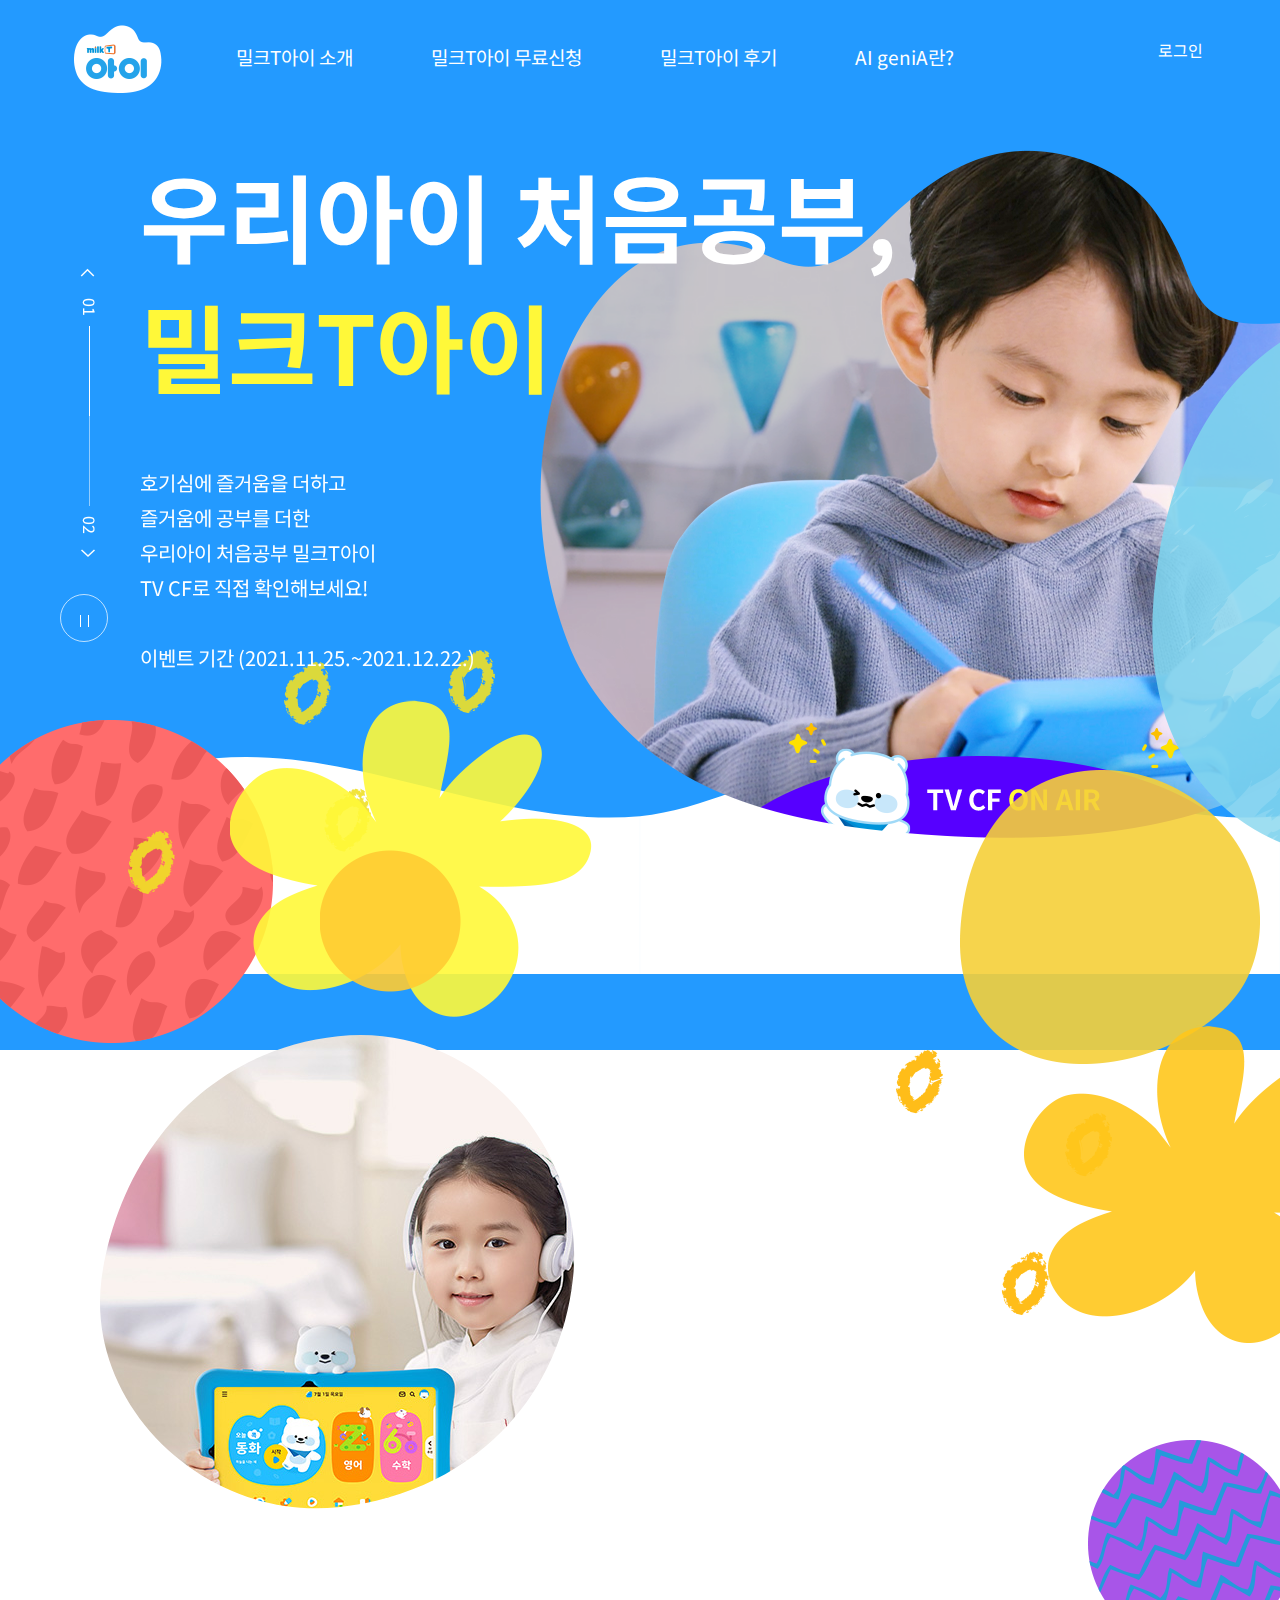
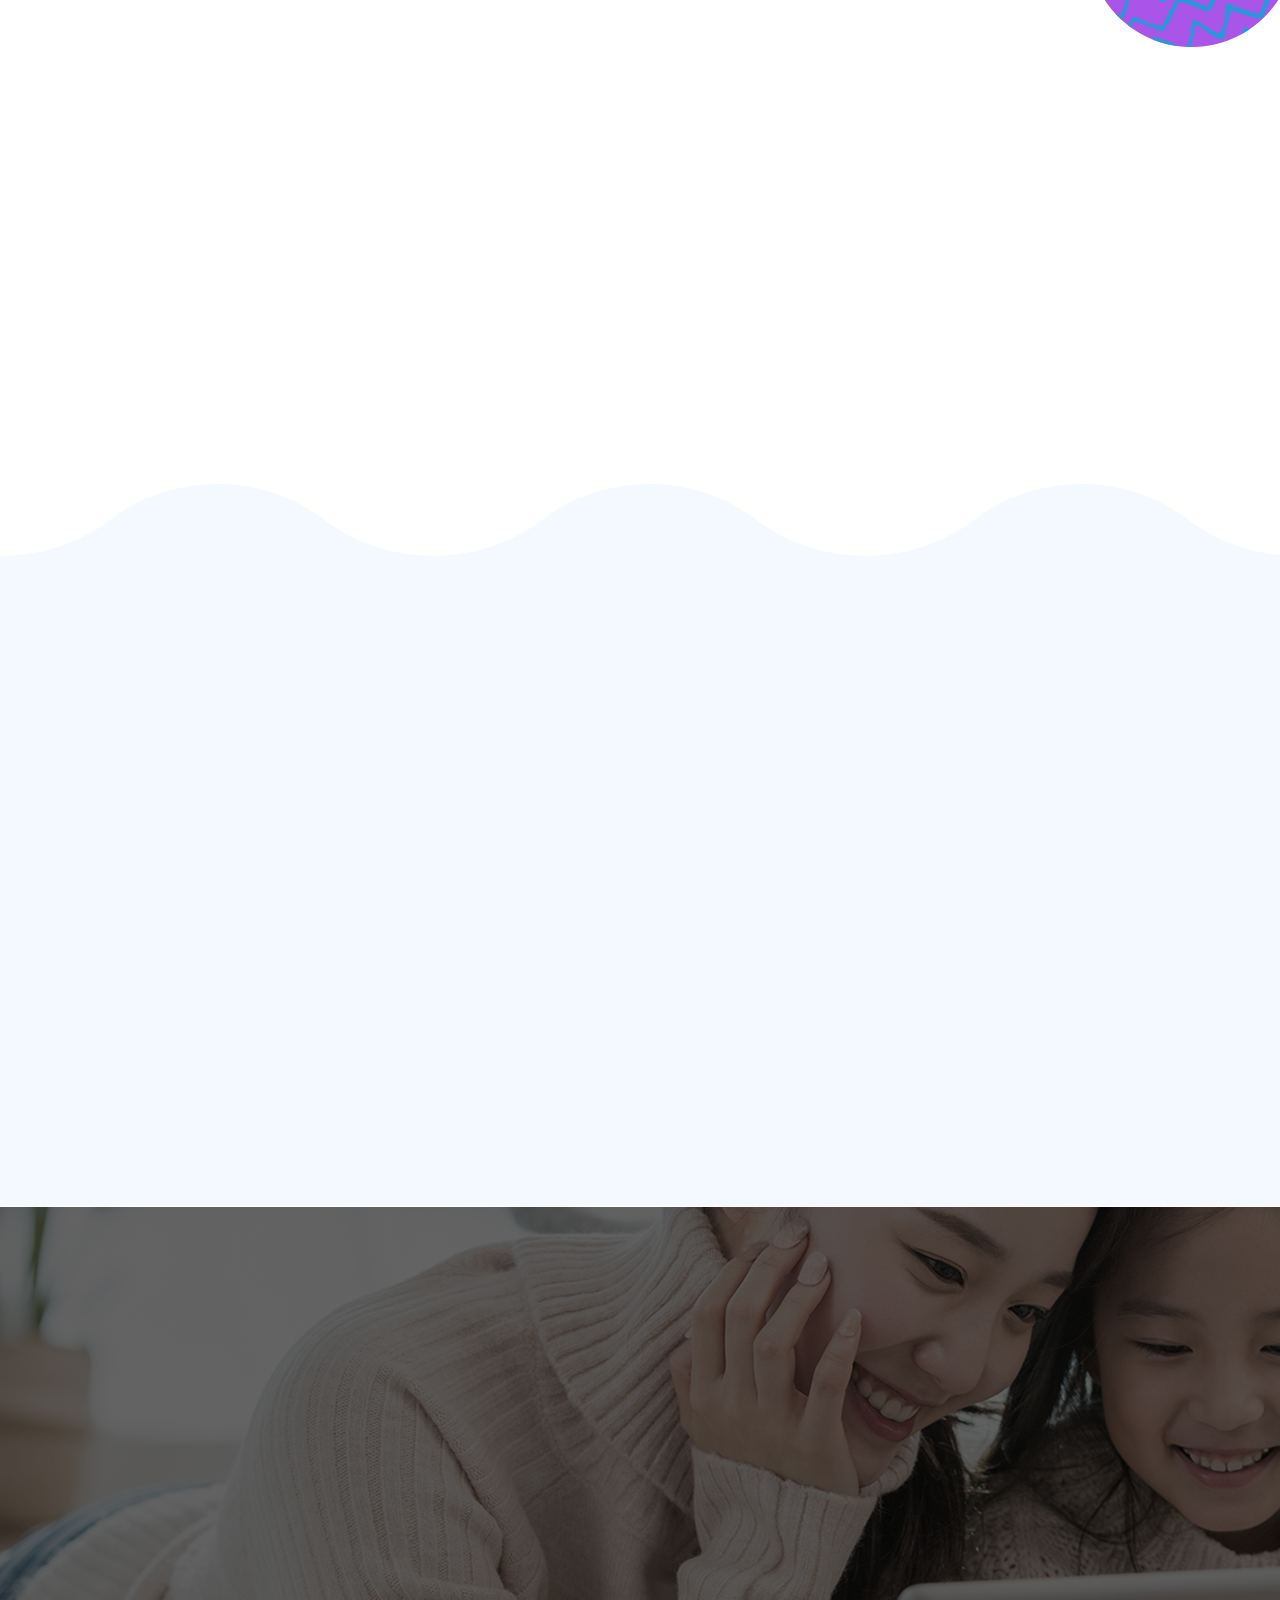
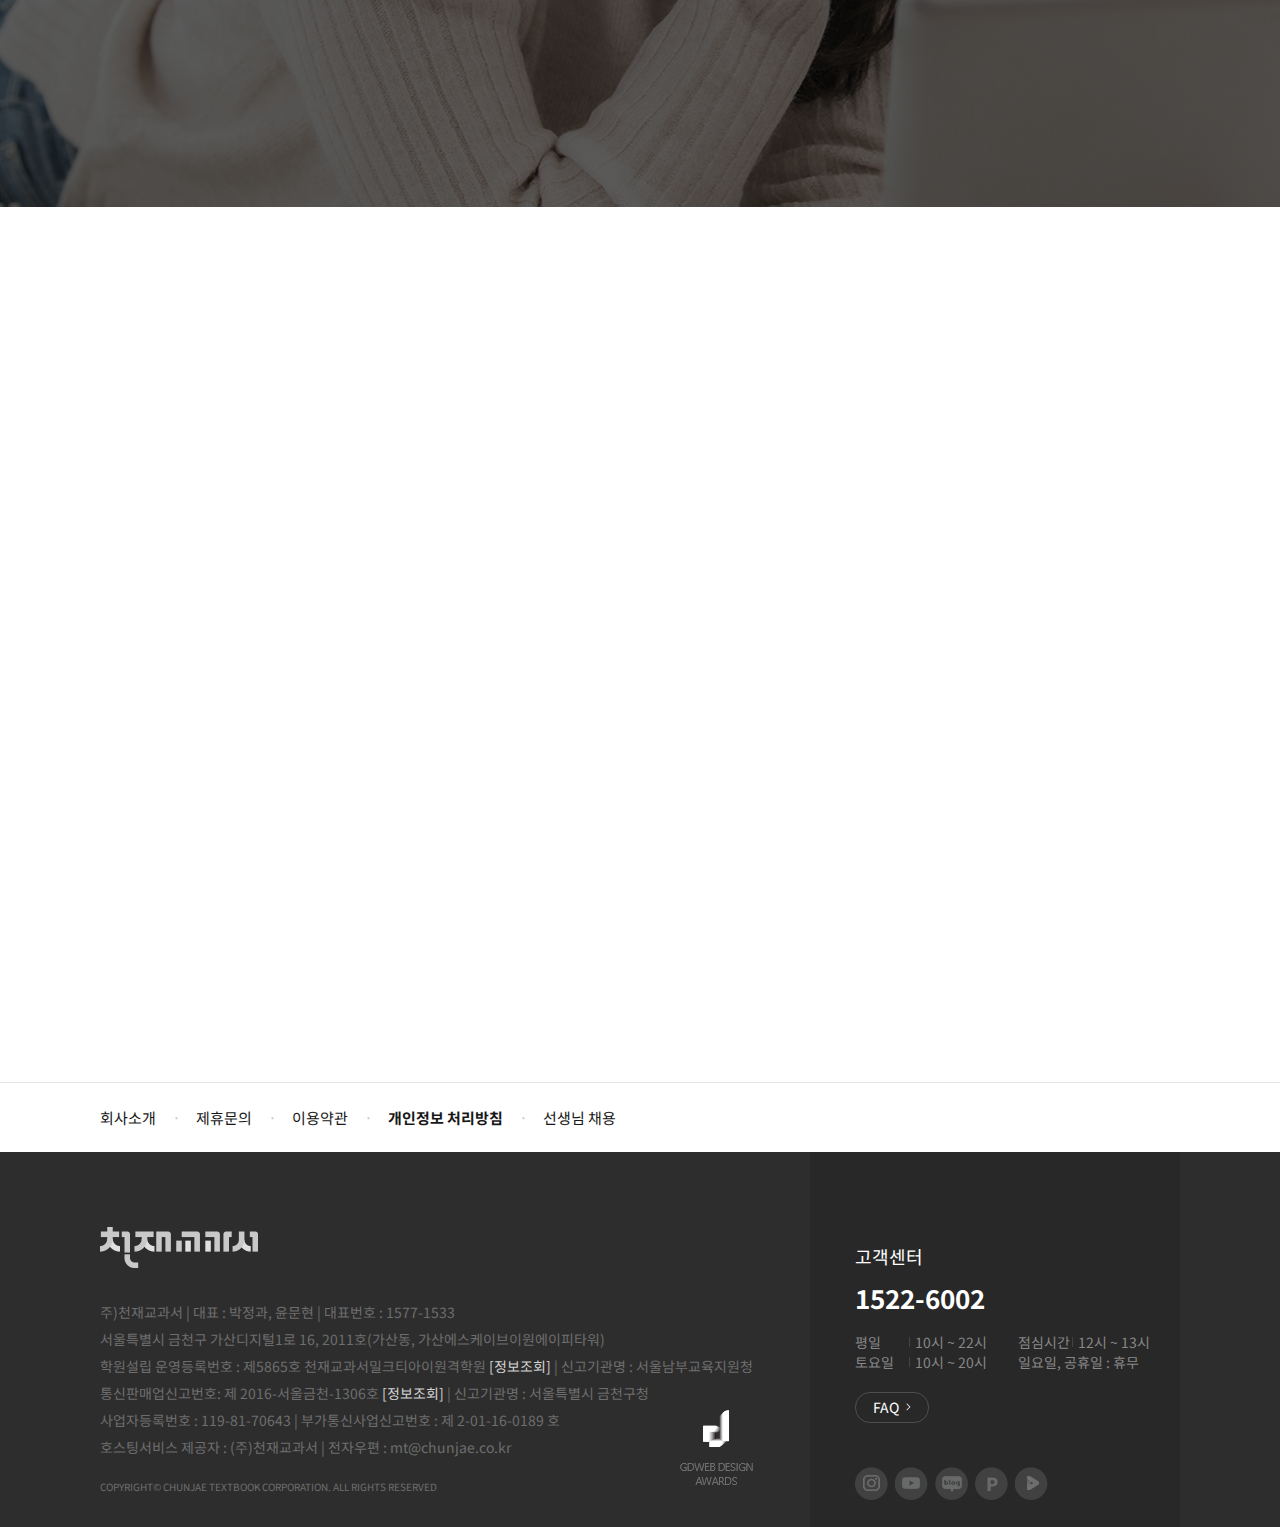
<file: index.html>
<!DOCTYPE html>
<html lang="en">
<head>
    <meta charset="UTF-8">
    <meta http-equiv="X-UA-Compatible" content="IE=edge">
    <meta name="viewport" content="width=device-width, initial-scale=1.0">
    <title>천재교과서 밀크T아이</title>
    <link href="css/index.css" rel="stylesheet">
    <link rel="stylesheet" href="https://unpkg.com/swiper/swiper-bundle.min.css" />
    <link rel="shortcut icon" href="img/favicon.ico" type="image/x-icon">
    <script src="https://ajax.googleapis.com/ajax/libs/jquery/3.6.0/jquery.min.js"></script>
    <script src="https://unpkg.com/swiper/swiper-bundle.min.js"></script>
    <script defer src="js/inc.js"></script>
    <script defer src="js/common.js"></script>
    <script defer src="js/swiper.js"></script>
    <meta property="og:type" content="website">
    <meta property="og:url" content="https://powerwmj.github.io/milkt/">
    <meta property="og:title" content="천재교과서 밀크T아이 클론사이트">
    <meta property="og:image" content="https://powerwmj.github.io/milkt/img/pic_freetrial.jpg">
    <meta property="og:description" content="천재교과서 밀크T아이">
    <meta property="og:site_name" content="천재교과서 밀크T아이 클론사이트">
    <meta property="og:locale" content="en_US">
    <meta property="og:title" content="천재교과서 밀크T아이 클론사이트" /> 
    <meta property="og:url" content="https://powerwmj.github.io/milkt" />
    <meta property="og:type" content="website" />
    <meta property="og:image" content="https://powerwmj.github.io/milkt/img/pic_freetrial.jpg" /> 
    <meta property="og:title" content="천재교과서 밀크T아이" /> 
    <meta property="og:description" content="천재교과서 밀크T아이 클론사이트" />
</head>
<body>
<div class="wrap">
    
    <main>
        <section class="m_visual">
            <div class="inner">
                <div class="swiper mySwiper">
                    <div class="swiper-wrapper">
                        <div class="swiper-slide">
                            <div class="txt_w">
                                <h2>우리아이 처음공부,<br><span>밀크T아이</span></h2>
                                <p>호기심에 즐거움을 더하고<br>즐거움에 공부를 더한<br>우리아이 처음공부 밀크T아이<br> TV CF로 직접 확인해보세요!<br><br>이벤트 기간 (2021.11.25.~2021.12.22.)</p>
                            </div>
                            <div class="img_w">
                                <img src="img/tvc_event.png" alt="">
                                <span><img src="img/tvc_twink.png" alt=""></span>
                            </div>
                        </div>
                        <div class="swiper-slide">
                            <div class="txt_w">
                                <h2>공부도 놀이처럼<br><span>아이답게!</span></h2>
                                <p>아이의 웃음이 끊이지 않는 시간<br>엄마의 행복이 가득 차는 시간<br>밀크T아이와 함께하는 시간입니다.<br>우리 아이만을 위한 특별한 커리큘럼, 밀크T아이</p>
                            </div>
                            <div class="img_w">
                                <img src="img/obj_top1.png" alt="">
                            </div>
                        </div>
                    </div>
                    <div class="paging">
                        <a href="#" class="prev">이전</a>
                        <ul>
                            <li><a href="#" class="#">01</a></li>
                            <li><span class="bar"></span></li>
                            <li><a href="#" class="#">02</a></li>
                            </ul>
                        <a href="#" class="next">다음</a>
                        <p class="play"><a href="#" class="pause"></a></p>
                    </div>
                </div>
            </div>
        </section>
        <div class="wave"></div>
        <div class="obj_w">
            <div class="obj_1"></div>
            <div class="obj_2"></div>
            <div class="obj_3"></div>
            <div class="obj_4"></div>
            <div class="obj_5"></div>
            <div class="obj_6"></div>
            <div class="obj_7"></div>
            <div class="obj_8"></div>
            <div class="obj_9"></div>
            
        </div>

        <div class="free_trial">
            <div class="inner">
                <div><img src="img/pic_freetrial.jpg" alt=""></div>
                <div class="txt motion">
                    <h3>밀크T아이<br><span>무료체험</span> 신청하세요.</h3>
                    <p>4세~6세 학부모라면, 지금 바로!<br>아이도 좋아하고, 엄마도 좋아하는 밀크T아이<br>아이와 함께 직접 체험해보세요.</p>
                    <a href="#">무료체험 신청하기</a>
                </div>
            </div>
        </div>
        
        <div class="fun">
            <div class="inner">
                <div class="txt motion">
                    <h3>아이는 <span>놀이처럼 재미있어야</span> 좋아합니다.</h3>
                    <p>교육 전문가들의 40년 노하우!<br>놀이처럼 즐겁고 재미있게 문제 해결!<br>밀크T아이와 함께 하면 공부도 놀이처럼 재미있습니다.</p>
                </div>
                <div class="slide_w motion">
                    <div class="arrow">
                        <a href="#" class="prev">이전</a>
                        <a href="#" class="next">다음</a>
                    </div>
                    
                        <ul class="slide swiper-wrapper">
                            <li class="swiper-slide">
                                <div>
                                    <span class="img"><img src="img/pic_intro1.jpg" alt=""></span>
                                    <strong>창의 i 말랑수학</strong>
                                    <p>재미있는 두뇌사고 게임과 수학학습의 접목으로<br>자신감도 키우고 집중력도 UP!</p>
                                </div>
                                <div>
                                    <span class="img"><img src="img/pic_intro2.jpg" alt=""></span>
                                <strong>창의 i 말랑수학</strong>
                                <p>재미있는 두뇌사고 게임과 수학학습의 접목으로<br>자신감도 키우고 집중력도 UP!</p>
                                </div>
                            </li>
                            <li class="swiper-slide">
                                <div>
                                    <span class="img"><img src="img/pic_intro3.jpg" alt=""></span>
                                    <strong>창의 i 말랑수학</strong>
                                    <p>재미있는 두뇌사고 게임과 수학학습의 접목으로<br>자신감도 키우고 집중력도 UP!</p>
                                </div>
                                <div>
                                    <span class="img"><img src="img/pic_intro4.jpg" alt=""></span>
                                <strong>창의 i 말랑수학</strong>
                                <p>재미있는 두뇌사고 게임과 수학학습의 접목으로<br>자신감도 키우고 집중력도 UP!</p>
                                </div>
                            </li>
                            <li class="swiper-slide">
                                <div>
                                    <span class="img"><img src="img/pic_intro5.jpg" alt=""></span>
                                    <strong>창의 i 말랑수학</strong>
                                    <p>재미있는 두뇌사고 게임과 수학학습의 접목으로<br>자신감도 키우고 집중력도 UP!</p>
                                </div>
                                <div>
                                    <span class="img"><img src="img/pic_intro6.jpg" alt=""></span>
                                <strong>창의 i 말랑수학</strong>
                                <p>재미있는 두뇌사고 게임과 수학학습의 접목으로<br>자신감도 키우고 집중력도 UP!</p>
                                </div>
                            </li>
                        </ul>
                </div>
            </div>
        </div>

        <div class="wave2"></div>

        <div class="review_w">
            <div class="inner">
                <div class="txt motion">
                    <h3>왜 밀크T아이인지, <span>100% 리얼 후기</span></h3>
                    <p><span>#. 밀크T아이 실 사용후기</span><br>밀크T아이 사용 전과 후 우리 아이 달라진 변화, 생생한 후기를 만나보세요.</p>
                </div>
            </div>
            <div class="review">
                <div class="inner">
                    <ul class="motion">
                        <li>
                            <span class="img"><img src="img/img_reveiw_photo01.png" alt=""></span>
                            <strong>hayun****</strong>
                            <p>밀크티아이를 하면서<br>자존감도 높아지고 행복해하는 모습에<br>부모인 저도 기쁘더라구요.</p>
                        </li>
                        <li>
                            <span class="img"><img src="img/img_reveiw_photo02.png" alt=""></span>
                            <strong>yj6****</strong>
                            <p>어린이집 하원 후<br>밀크티를 켜서 오늘의 학습을 꼭 하고<br>필요한 부분에 대해 보충 수업도 스스로 해요</p>
                        </li>
                        <li>
                            <span class="img"><img src="img/img_reveiw_photo03.png" alt=""></span>
                            <strong>chanchan***</strong>
                            <p>밀크티아이로 자기주도학습 습관을<br>일찍부터 길러 주려고 합니다.<br>주변에 적극 추천중입니다.</p>
                        </li>
                    </ul>
                </div>
            </div>
        </div>

        <div class="noti_w">
            <div class="inner">
                <div class="tit motion">
                    <h3>밀크T아이 소식</h3>
                    <a href="#" class="more">더보기</a>
                </div>
                <ul class="motion">
                    <li>
                        <p class="txt"><a href="#">밀크T아이 첫 TVCF 론칭 기념 응원하기 이벤트</a></p>
                        <div class="date">
                            <p class="d">25</p>
                            <p class="ym">2021.11</p>
                        </div>
                    </li>
                    <li>
                        <p class="txt"><a href="#">밀크T아이 첫 TVCF 론칭 기념 응원하기 이벤트</a></p>
                        <div class="date">
                            <p class="d">25</p>
                            <p class="ym">2021.11</p>
                        </div>
                    </li>
                    <li>
                        <p class="txt"><a href="#">밀크T아이 첫 TVCF 론칭 기념 응원하기 이벤트</a></p>
                        <div class="date">
                            <p class="d">25</p>
                            <p class="ym">2021.11</p>
                        </div>
                    </li>
                    <li>
                        <p class="txt"><a href="#">밀크T아이 첫 TVCF 론칭 기념 응원하기 이벤트</a></p>
                        <div class="date">
                            <p class="d">25</p>
                            <p class="ym">2021.11</p>
                        </div>
                    </li>
                    <li>
                        <p class="txt"><a href="#">밀크T아이 첫 TVCF 론칭 기념 응원하기 이벤트</a></p>
                        <div class="date">
                            <p class="d">25</p>
                            <p class="ym">2021.11</p>
                        </div>
                    </li>
                    <li>
                        <p class="txt"><a href="#">밀크T아이 첫 TVCF 론칭 기념 응원하기 이벤트</a></p>
                        <div class="date">
                            <p class="d">25</p>
                            <p class="ym">2021.11</p>
                        </div>
                    </li>
                </ul>
            </div>
        </div>

        <div class="free_w">
            <div class="inner">
                <div class="txt motion">
                    <h3>밀크T 무료체험 바로가기</h3>
                </div>
                <ul class="motion">
                    <li>
                        <a href="#">
                            <i class="logo_1">밀크T아이</i>
                            <span>공부도 놀이처럼 '아이'답게</span>
                        </a>
                    </li>
                    <li>
                        <a href="#">
                            <i class="logo_2">밀크T초등</i>
                            <span>요즘 아이들 모드 밀크T</span>
                        </a>
                    </li>
                    <li>
                        <a href="#">
                            <i class="logo_3">밀크T중등</i>
                            <span>공부의 기본기 만큼은 확실한</span>
                        </a>
                    </li>
                    <li>
                        <a href="#">
                            <i class="logo_4">밀크T고등</i>
                            <span>수능연계 내신중심 스마트학습</span>
                        </a>
                    </li>
                </ul>
            </div>
        </div>
    </main>

    
</div>
</body>
</html>
</file>
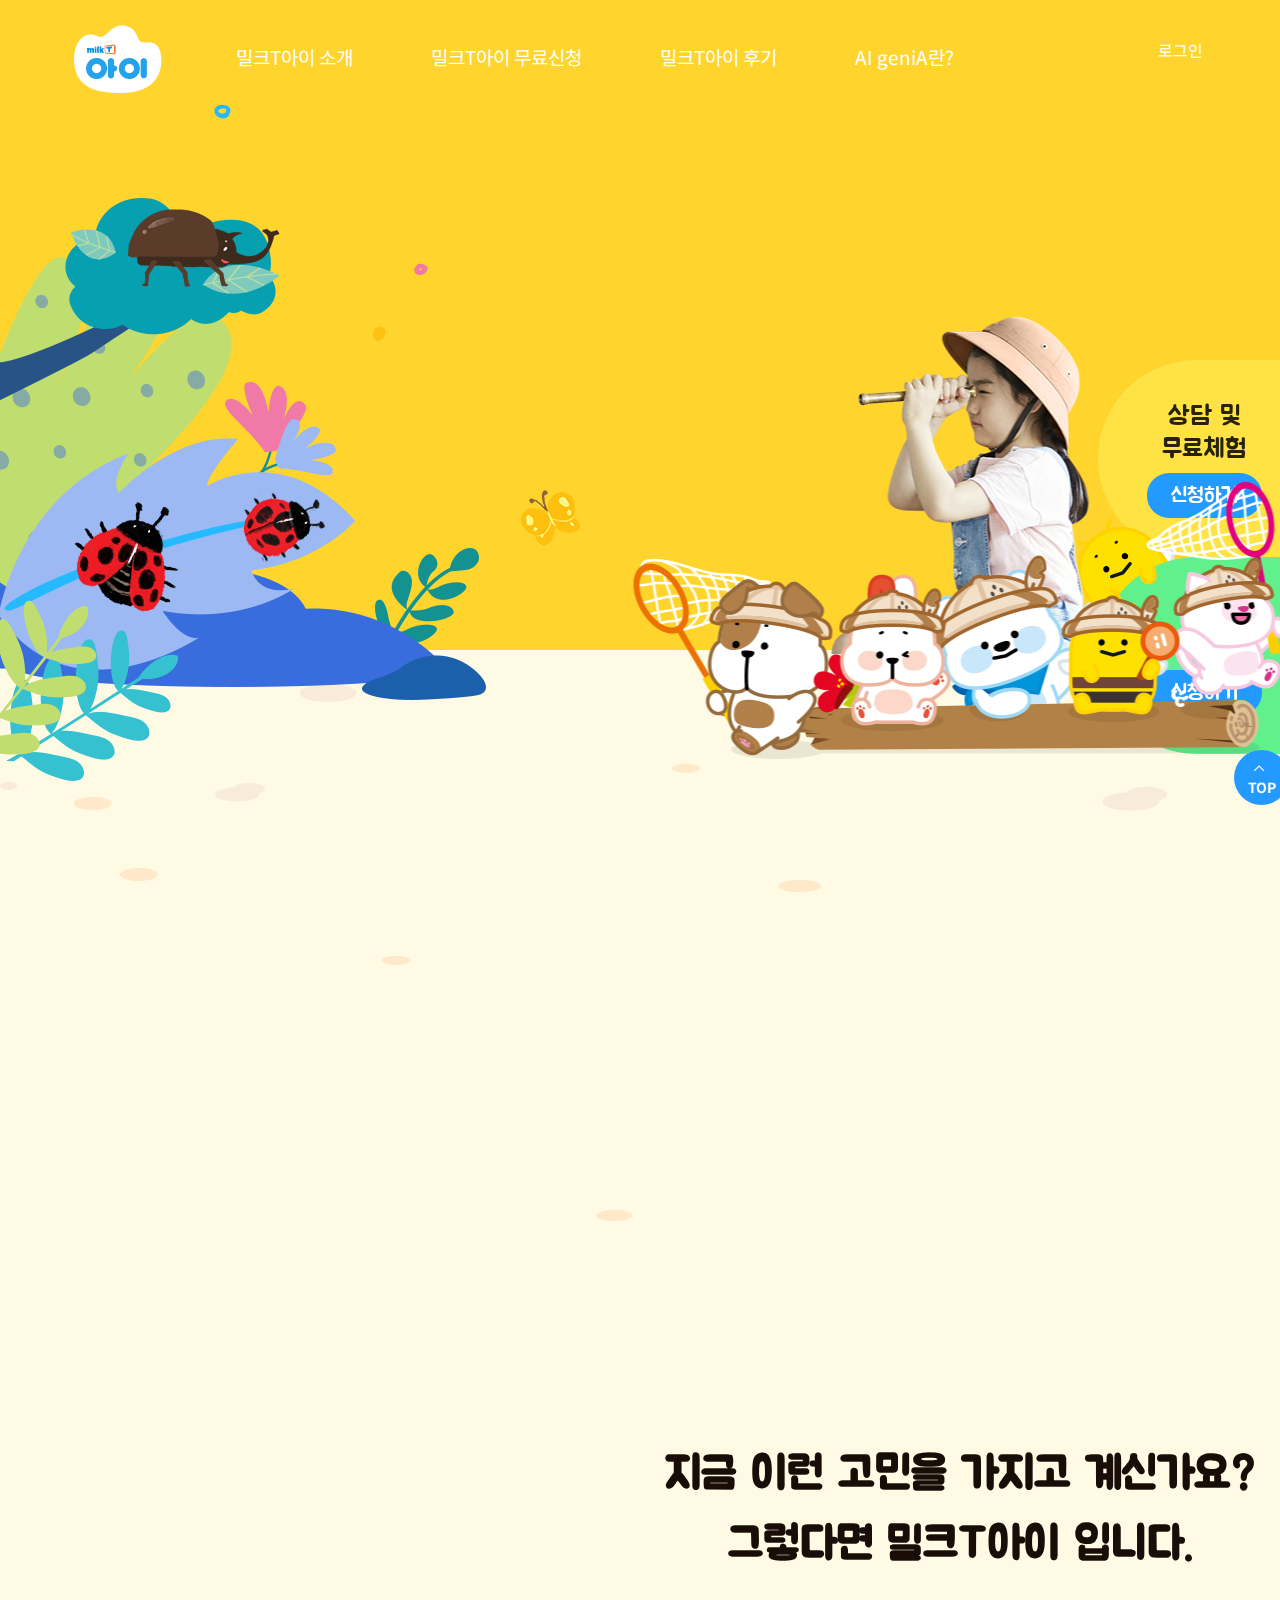
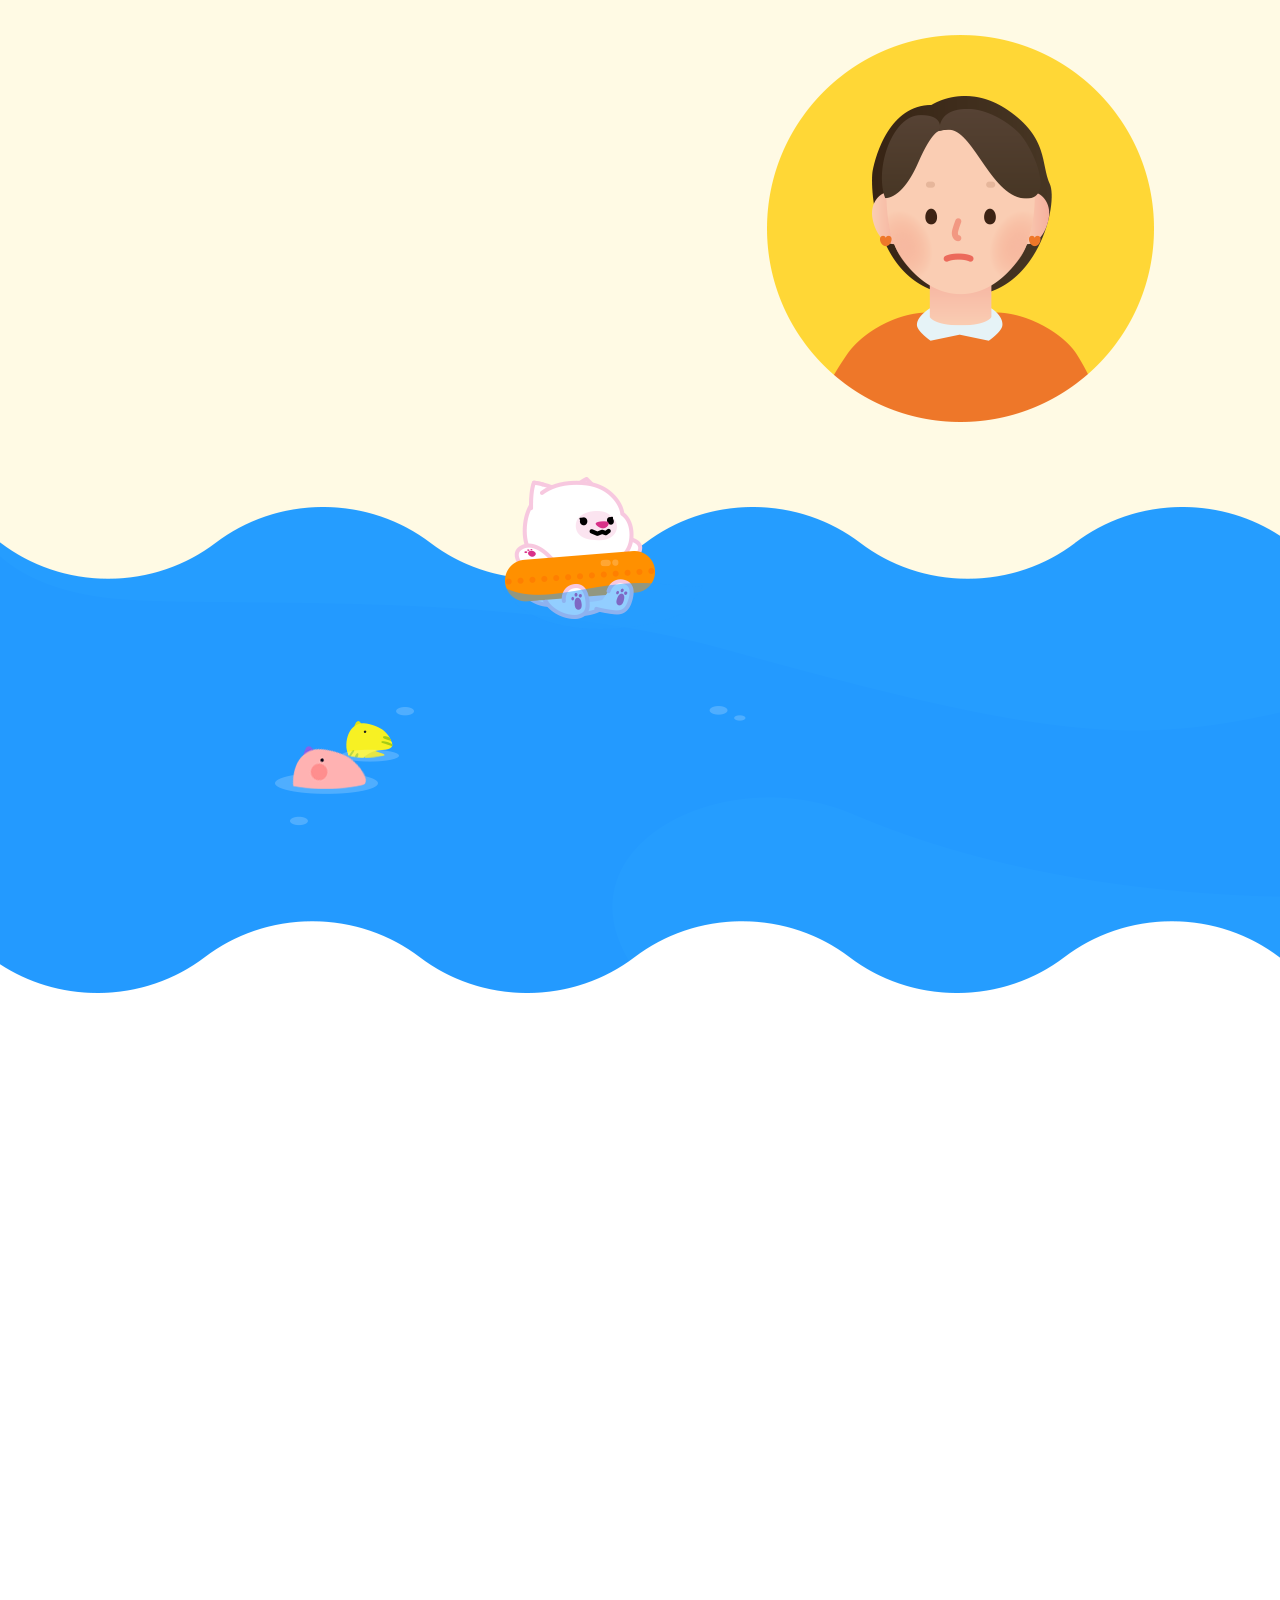
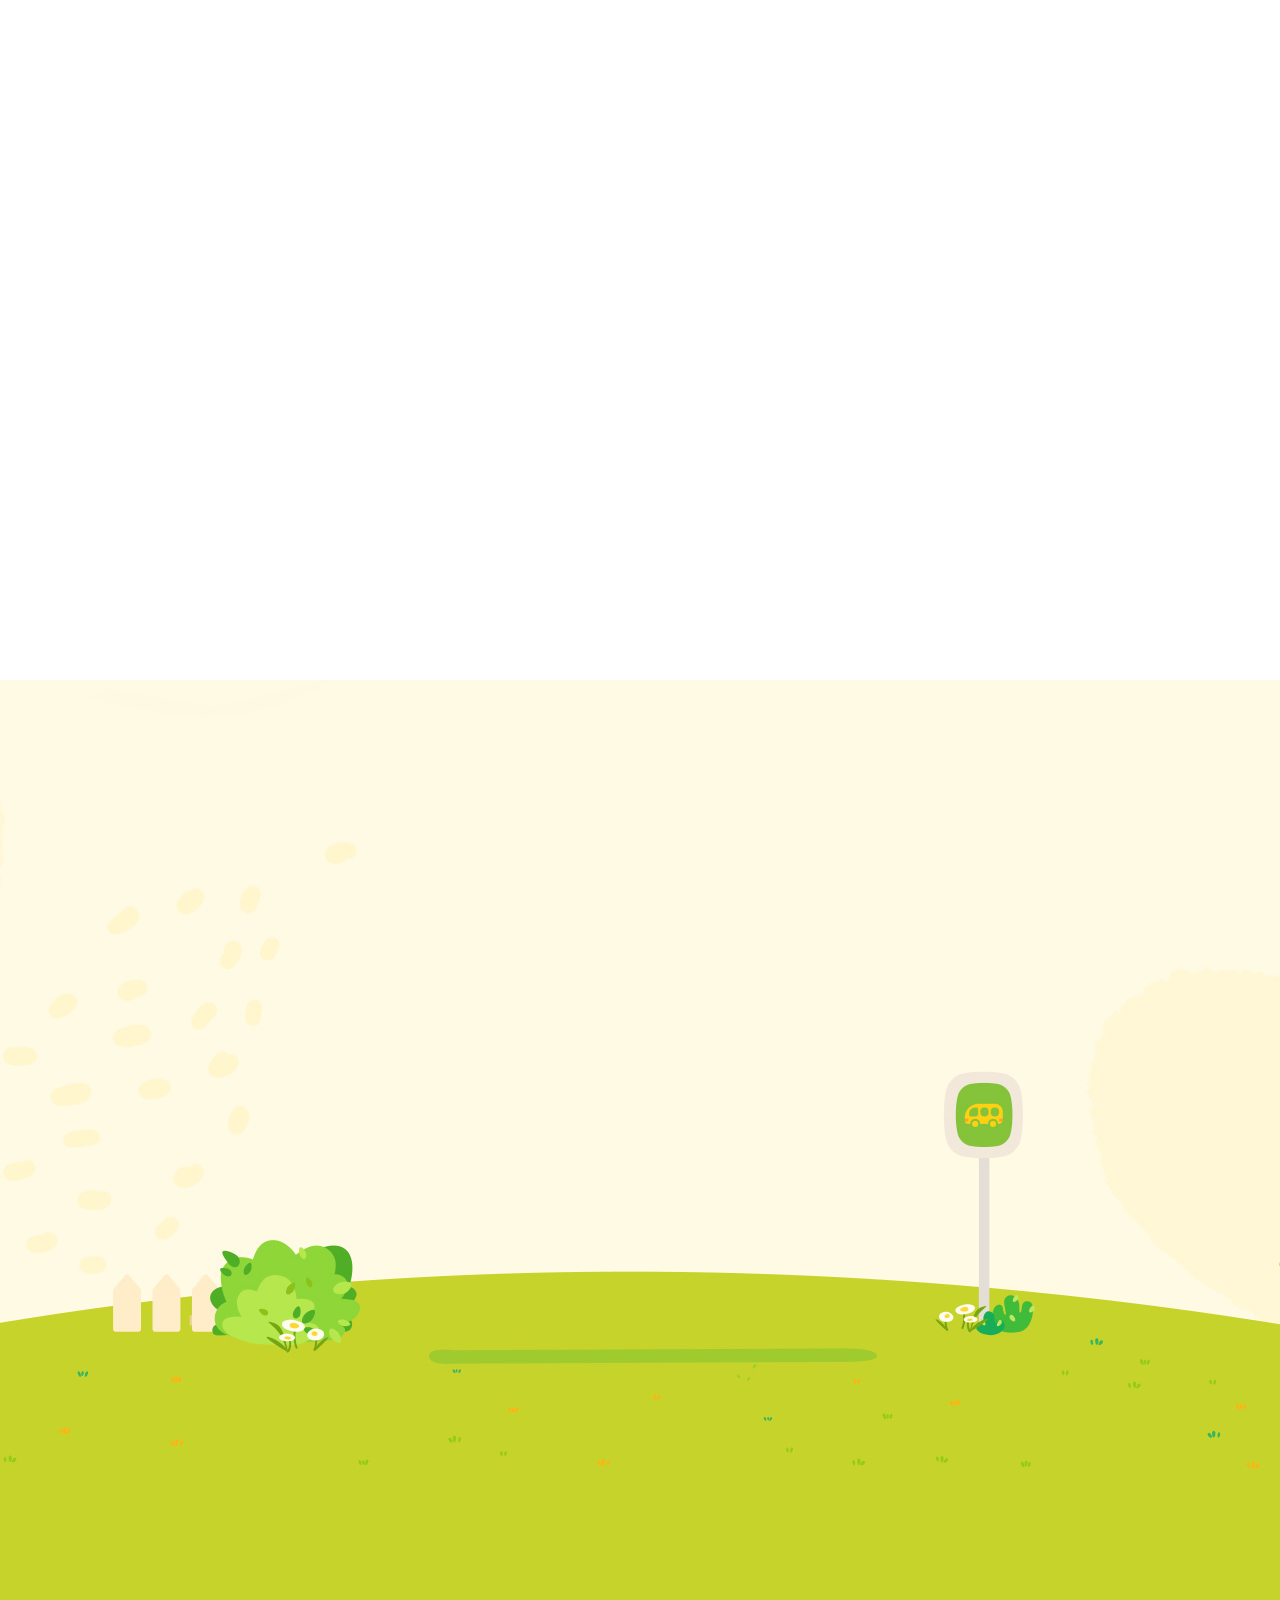
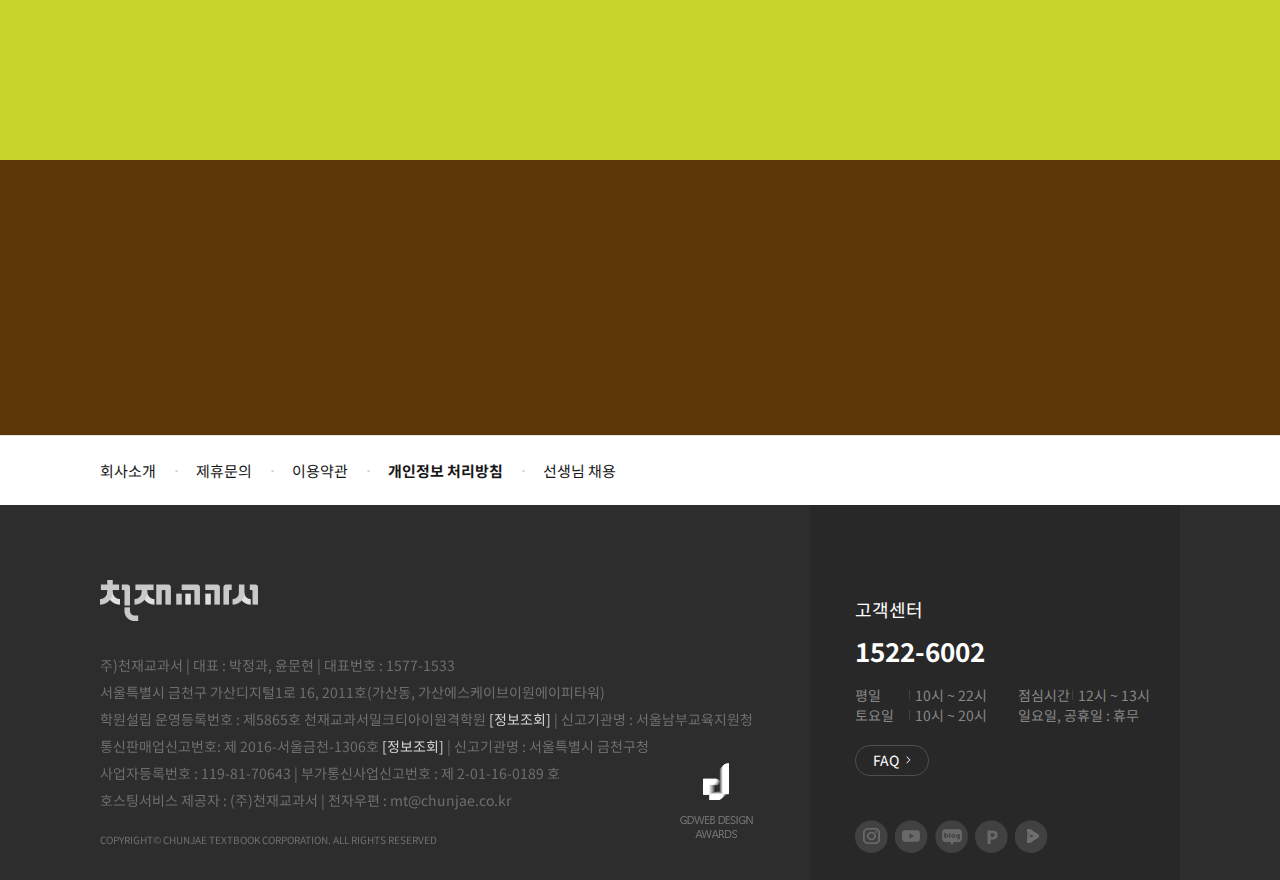
<file: free_trial.html>
<!DOCTYPE html>
<html lang="en">
<head>
    <meta charset="UTF-8">
    <meta http-equiv="X-UA-Compatible" content="IE=edge">
    <meta name="viewport" content="width=device-width, initial-scale=1.0">
    <link href="css/sub.css" rel="stylesheet">
    <link rel="shortcut icon" href="img/favicon.ico" type="image/x-icon">
    <script src="https://ajax.googleapis.com/ajax/libs/jquery/3.6.0/jquery.min.js"></script>
    <script defer src="js/inc.js"></script>
    <script defer src="js/common.js"></script>
    <title>천재교과서 밀크T아이</title>
    <meta property="og:type" content="website">
    <meta property="og:url" content="https://powerwmj.github.io/milkt/">
    <meta property="og:title" content="천재교과서 밀크T아이 클론사이트">
    <meta property="og:image" content="https://powerwmj.github.io/milkt/img/pic_freetrial.jpg">
    <meta property="og:description" content="천재교과서 밀크T아이">
    <meta property="og:site_name" content="천재교과서 밀크T아이 클론사이트">
    <meta property="og:locale" content="en_US">
    <meta property="og:title" content="천재교과서 밀크T아이 클론사이트" /> 
    <meta property="og:url" content="https://powerwmj.github.io/milkt" />
    <meta property="og:type" content="website" />
    <meta property="og:image" content="https://powerwmj.github.io/milkt/img/pic_freetrial.jpg" /> 
    <meta property="og:title" content="천재교과서 밀크T아이" /> 
    <meta property="og:description" content="천재교과서 밀크T아이 클론사이트" />
</head>
<body>
    <div class="wrap">
            
        <div class="contents">

            <div class="trial_w">
                <div class="bg1"></div>
                <div class="bg2"></div>
                <div class="obj_w">
                    <div class="obj_01"></div>
                    <div class="obj_02"></div>
                    <div class="obj_03"></div>
                    <div class="obj_04"></div>
                    <div class="obj_05"></div>
                    <div class="obj_06"></div>
                    <div class="obj_07"></div>
                    <div class="obj_08"></div>
                    <div class="obj_09"></div>
                    <div class="obj_10"></div>
                    <div class="obj_11"></div>
                    <div class="obj_12"></div>
                    <div class="obj_13"></div>
                    <div class="obj_14"></div>
                    <div class="obj_15"></div>
                    <div class="obj_16"></div>
                    <div class="obj_17"></div>
                    <div class="obj_18"></div>
                    <div class="obj_19"></div>
                </div>
                <div class="inner">
                    <div class="tit motion">
                        <p>우리 아이가 만나는 처음 공부, 공부도 놀이처럼 아이답게!</p>
                        <h3>우리 아이 공부 친구</h3>
                        <h2><span>밀크T</span><span>아이</span></h2>
                        <p>시작의 차이가 만드는 결과의 차이<br>내 아이를 위한 첫 번째 선택은 역시 밀크T아이!</p>
                    </div>
                    <div class="box motion">
                        <div class="obj"></div>
                        <p class="txt">학습의 재미와 습관을 한 번에! <br>4세~6세 학부모라면, 지금 바로!</p>
                        <a href="#"><span>무료체험 신청</span>하기 <i class="hand"></i><i class="eff"></i></a>
                        <p class="img"><span></span></p>
                    </div>
                    
                    <div class="box2">
                        <h3>지금 이런 고민을 가지고 계신가요?<br>그렇다면 밀크T아이 입니다.</h3>
                        <div class="talk_w">
                            <div class="face"></div>
                            <p class="talk1 motion">공부도 재미있게 할 수는 없을까요?</p>
                            <p class="talk2 motion">집중력이 약한 아이,<br>스스로 공부할 수 있을까요?</p>
                            <p class="talk3 motion">입학 준비를 잘 할 수 있을까요?</p>
                            <p class="talk4 motion">한글/수학/영어 등<br>골고루 학습해봤으면 좋겠어요.</p>
                        </div>
                    </div>

                </div>

                <div class="con2">
                    <div class="wave3"></div>
                    <div class="objs">
                        <div class="obj_01"></div>
                        <div class="obj_02"></div>
                        <div class="obj_03"></div>
                        <div class="obj_04"></div>
                    </div>
                    <h3 class="txt motion">
                        드디어 만날 수 있는! <br>초등 스마트학습 1위 밀크T가 만든 <br>
                        <span>모두가 기다려 온 밀크T아이!</span>
                    </h3>
                </div>

                <div class="con3">
                    <div class="inner">
                        <div class="tit motion">
                            <h3>처음 시작하는 공부라서<br>더 <span>완벽하게</span> 밀크T아이</h3>
                            <p>믿을 수 있는 기업에서 만들어 더욱 완벽하게!<br>“최고의 교육기업, 천재교과서의 모든 인프라/노하우의 결정체”</p>
                        </div>
                        <div class="txt01 motion">
                            <ul>
                                <li>
                                    <strong>초등 스마트학습 1위</strong>
                                    <div class="img img1"></div>
                                    <p>초중고 15만 명이 검증한 밀크T<br>초등스마트학습 1위의 독보적인 기술 총 집약</p>
                                </li>
                                <li>
                                    <strong>초중고 교과서 점유율 1위*</strong>
                                    <div class="img img2"></div>
                                    <p>모든 학습의 기본이 되는 교과서<br>교과서 점유율 1위의 초등교과 콘텐츠</p>
                                </li>
                                <li>
                                    <strong>초등 베스트셀러 참고서 보유</strong>
                                    <div class="img img3"></div>
                                    <p>교과서뿐 아니라 참고서까지<br>초등 전 영역에서의 독보적인 콘텐츠 보유</p>
                                </li>
                            </ul>
                            <p class="noti">*국·검·인정 교과서 1,894책 합격 및 발행 / 교과용 도서합격 및 발행수/교과서 점유율은 천재교육과 천재교과서의 합산치임 (2021년 8월 합격 기준)</p>
                        </div>
                    </div>
                </div>

                <div class="leftcon motion">
                    <div class="obj"></div>
                    <p>우리 아이의 완벽한 초등 준비를 위한 학습인 만큼 <br><span>교육전문기업이 만든 밀크T아이</span>에서 시작하세요.</p>
                </div>
                
            </div>

            <div class="btmcon">
                <div class="inner motion">
                    <h3>아이와 함께 직접 체험해보고, 결정하세요!</h3>
                    <p>밀크T 무료체험 배송, 상담, 체험, 수거 모두 0원!</p>
                    <a href="#"><span>무료체험 및 상담</span> 신청하기</a>

                    <div class="obj">
                        <div class="obj01"></div>
                        <div class="obj02"></div>
                    </div>
                    <div class="steps motion">
                        <strong>무료체험 프로세스 안내</strong>
                        <ul>
                            <li class="step1"><span>체험신청</span></li>
                            <li class="step2"><span>무료배송</span></li>
                            <li class="step3"><span>기기인증</span></li>
                            <li class="step4"><span>무료반납</span></li>
                        </ul>
                        <div class="img"></div>
                    </div>
                </div>
            </div>

            <div class="noti_w">
                <div class="inner">
                    <dl class="motion">
                        <dt>꼭 읽어보세요!</dt>
                        <dd>무료체험 신청은 아이디당 1회로 제한됩니다.</dd>
                        <dd>학습기 훼손 시 삼성전자 AS를 통해 수리 후, 반납합니다.</dd>
                        <dd>분실 시 학습기 가격을 배상해야 합니다.</dd>
                        <dd>기존 밀크T아이 체험 이력이 있는 고객은 무료체험 대상에서 제외됩니다.</dd>
                        <dd>학습기를 고의적 미반납할 경우 민형사상 책임을 질 수 있습니다.</dd>
                    </dl>
                    <dl class="motion">
                        <dt>밀크T 전용 학습기 AS 방법</dt>
                        <dd>학습기는 <span>삼성 AS 보상 정책</span>에 의거하여 서비스가 제공됩니다.</dd>
                        <dd>삼성전자 서비스센터 : 월요일~토요일 오전 9시~오후 6시(일요일, 공휴일 휴무)</dd>
                        <dd class="link"><a href="#">삼성전자 AS센터 찾기</a></dd>
                    </dl>
                </div>
            </div>
            
        </div>

        <div class="quick_w">
            <ul class="fee">
                <li>
                    <p>상담 및<br>무료체험</p>
                    <a href="#">신청하기</a>
                </li>
                <li>
                    <p>유료<br>학습생</p>
                    <a href="#">신청하기</a>
                </li>
            </ul>
            <div class="bee"></div>
        </div>

        <div class="quick_top">
            <a href="#">TOP</a>
        </div>

    </div>
</body>
</html>
</file>
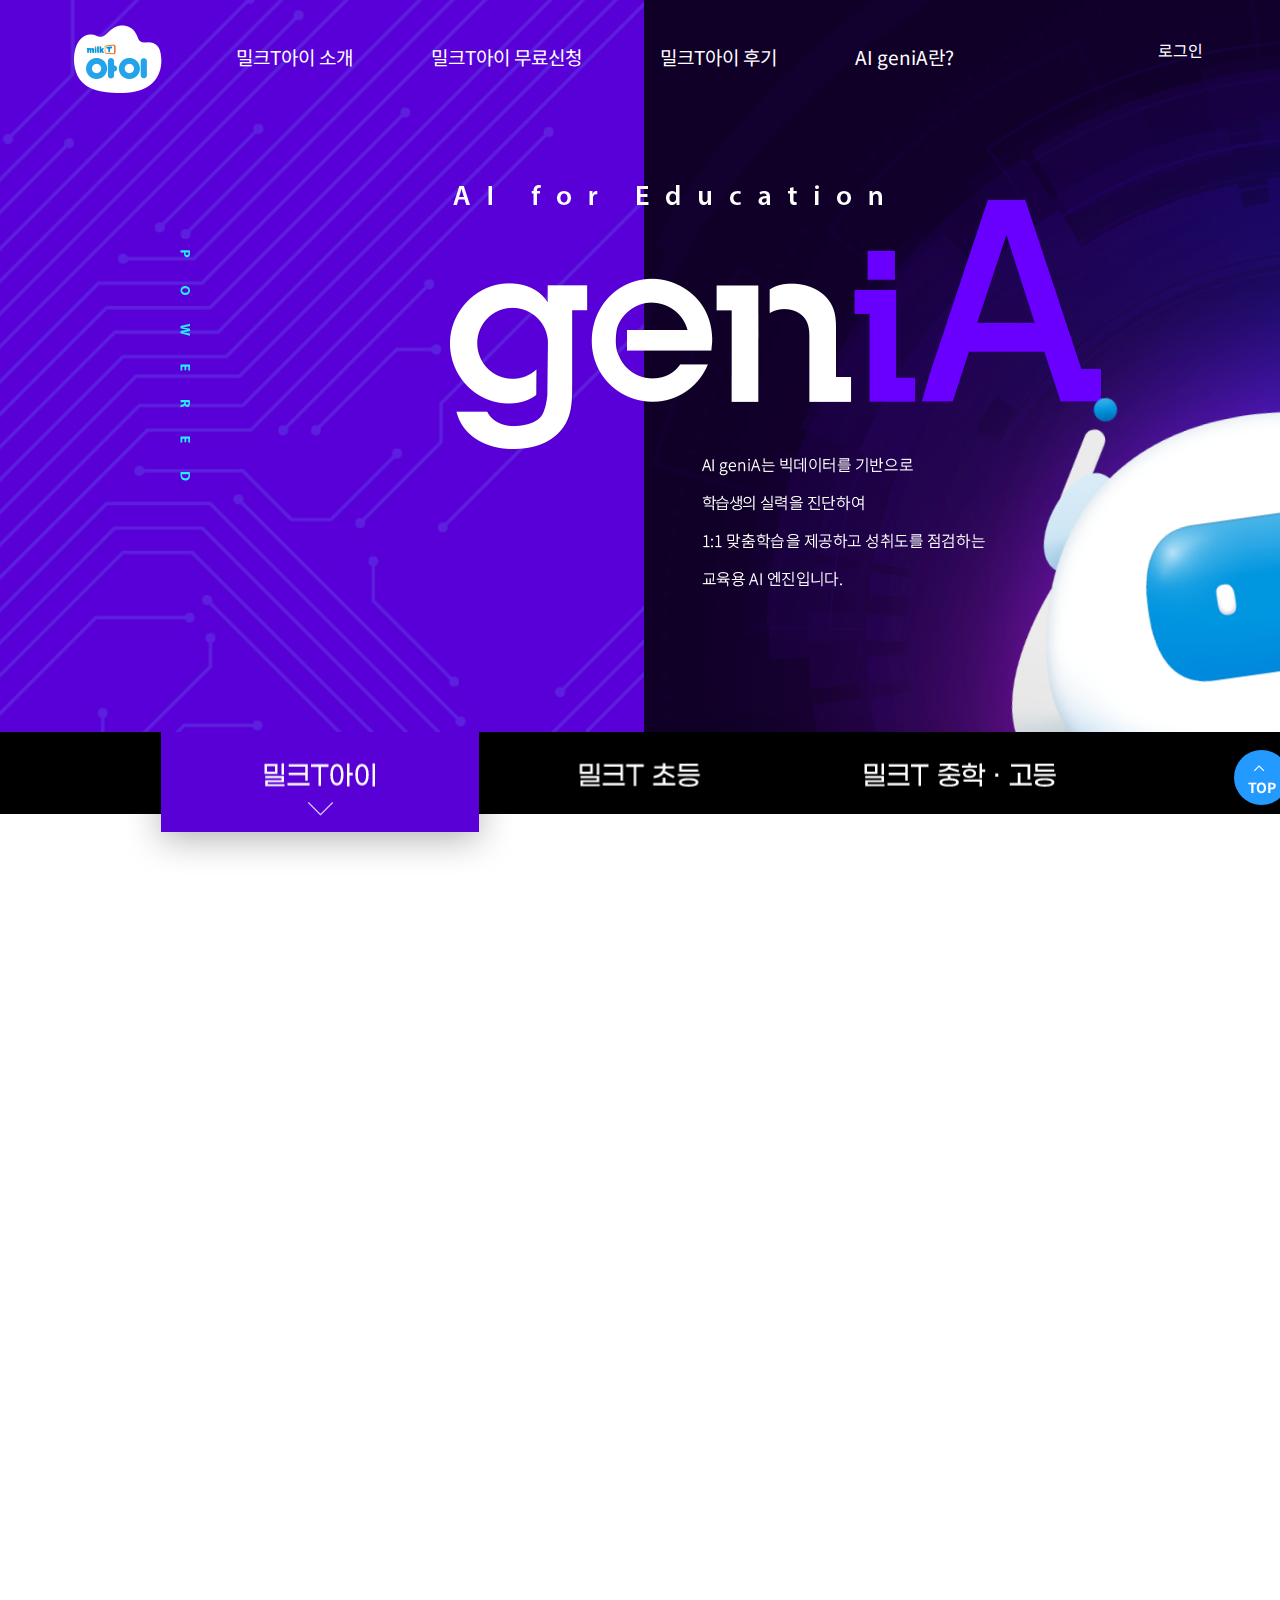
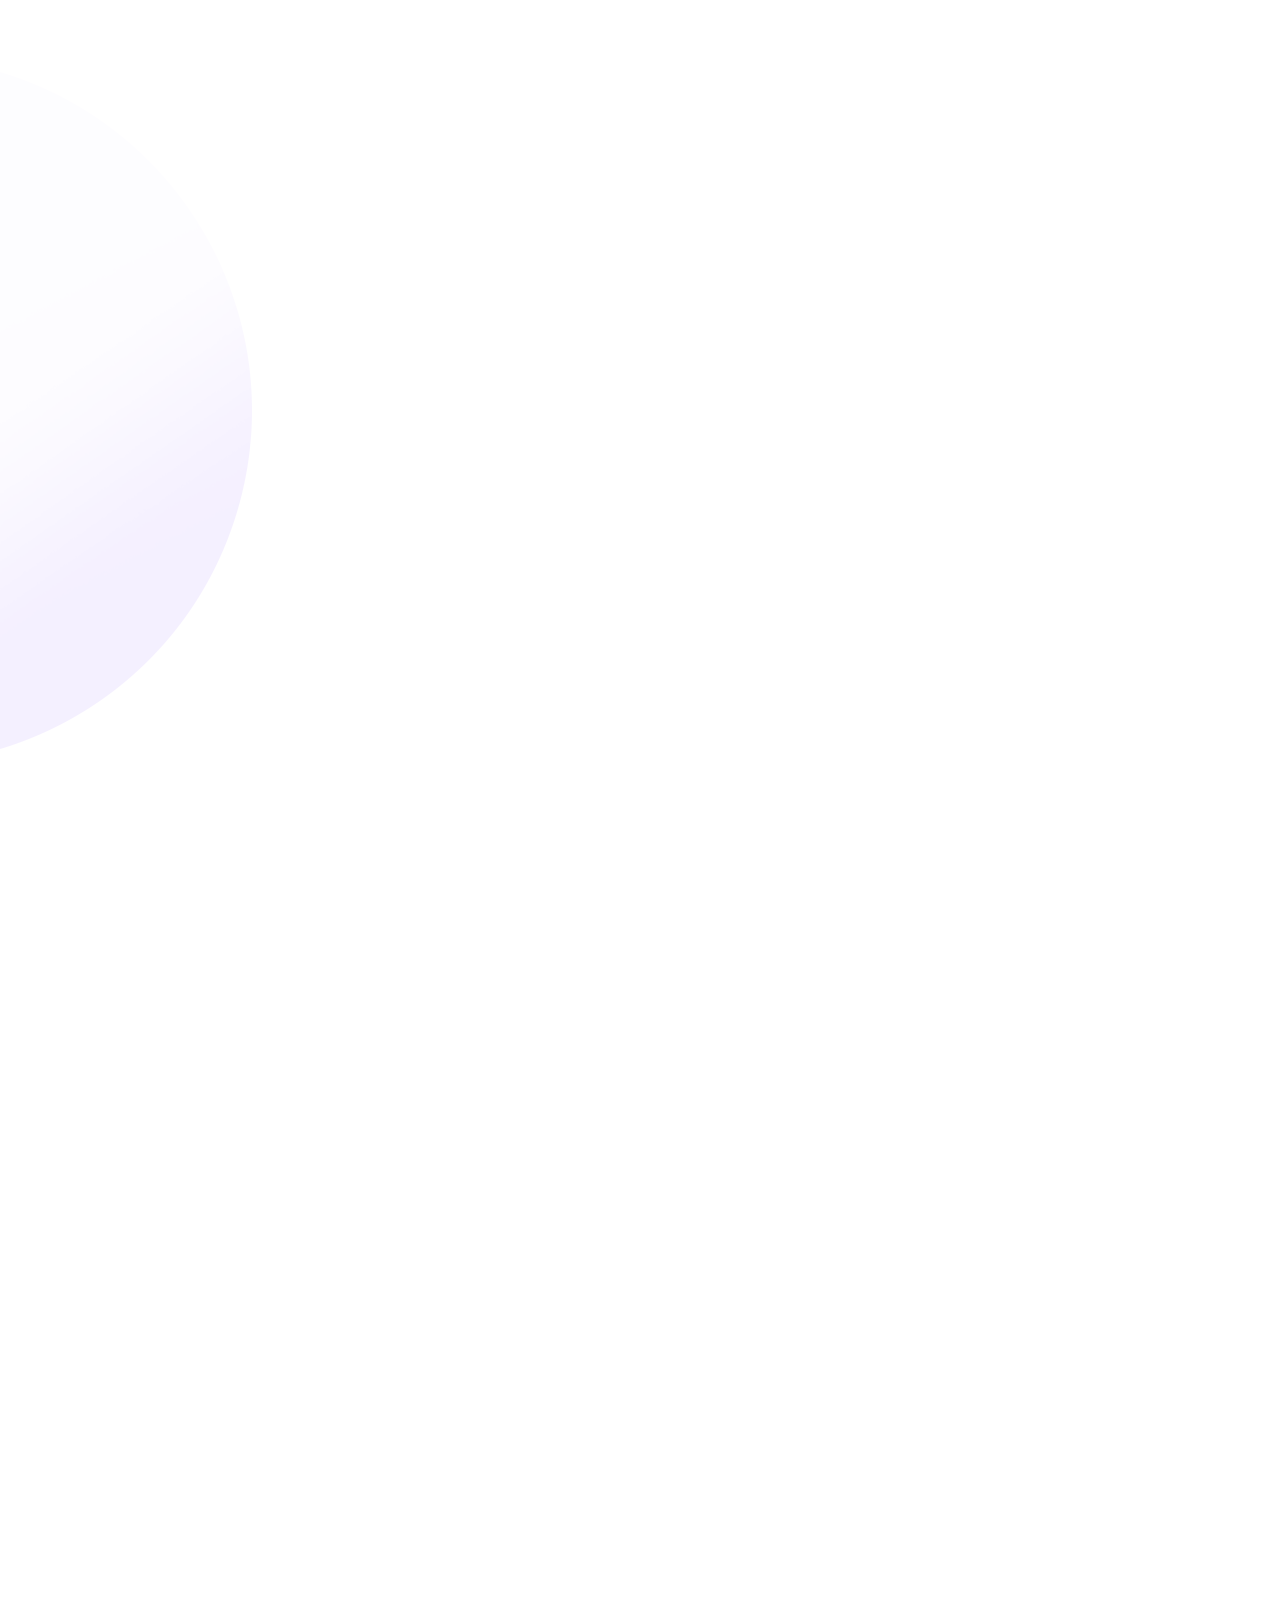
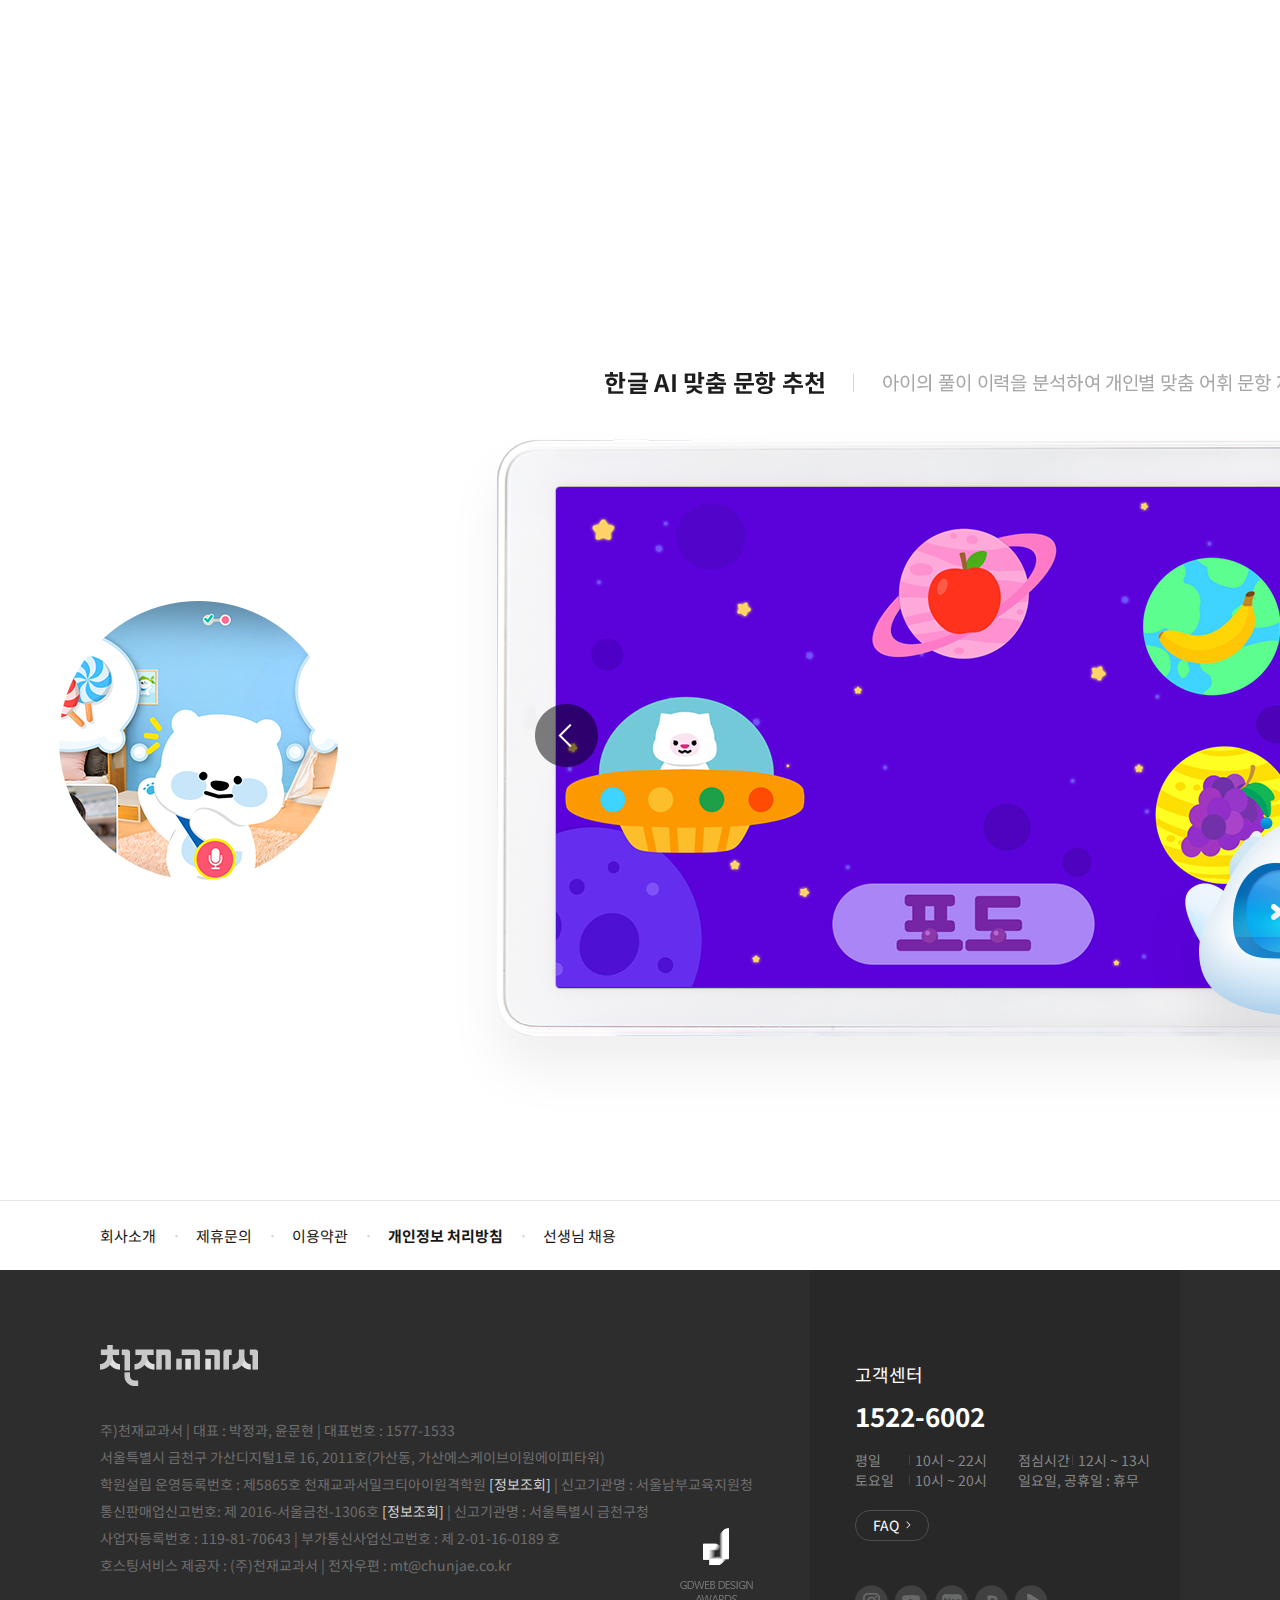
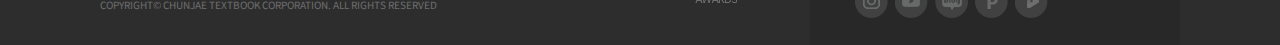
<file: geni.html>
<!DOCTYPE html>
<html lang="en">
<head>
    <meta charset="UTF-8">
    <meta http-equiv="X-UA-Compatible" content="IE=edge">
    <meta name="viewport" content="width=device-width, initial-scale=1.0">
    <link href="css/geni.css" rel="stylesheet">
    <link rel="shortcut icon" href="img/favicon.ico" type="image/x-icon">
    <script src="https://ajax.googleapis.com/ajax/libs/jquery/3.6.0/jquery.min.js"></script>
    <script defer src="js/inc.js"></script>
    <script defer src="js/common.js"></script>
    <title>천재교과서 밀크T아이</title>
    <meta property="og:type" content="website">
    <meta property="og:url" content="https://powerwmj.github.io/milkt/">
    <meta property="og:title" content="천재교과서 밀크T아이 클론사이트">
    <meta property="og:image" content="https://powerwmj.github.io/milkt/img/pic_freetrial.jpg">
    <meta property="og:description" content="천재교과서 밀크T아이">
    <meta property="og:site_name" content="천재교과서 밀크T아이 클론사이트">
    <meta property="og:locale" content="en_US">
    <meta property="og:title" content="천재교과서 밀크T아이 클론사이트" /> 
    <meta property="og:url" content="https://powerwmj.github.io/milkt" />
    <meta property="og:type" content="website" />
    <meta property="og:image" content="https://powerwmj.github.io/milkt/img/pic_freetrial.jpg" /> 
    <meta property="og:title" content="천재교과서 밀크T아이" /> 
    <meta property="og:description" content="천재교과서 밀크T아이 클론사이트" />
</head>
<body>
    <div class="wrap">
       
        <div class="contents">

            <div class="geni_v">
                <div class="left"><div class="l_bg"></div></div>
                <div class="right">
                    <span class="light"></span>
                    <div class="robo_w">
                        <span class="robo_1"></span>
                        <span class="robo_2"></span>
                        <span class="robo_3"></span>
                        <span class="robo_4"></span>
                        <span class="robo_5"></span>
                    </div>
                </div>
                <div class="tit_box">
                    <div class="dot_box">
                        <div class="dot"></div>
                    </div>
                    <div class="text text_g"><img src="img/obj_g.png" alt="g"></div>
                        <div class="text text_e"><img src="img/obj_e.png"></div>
                        <div class="text text_n"><img src="img/obj_n.png"></div>
                        <div class="text text_i"><img src="img/obj_i.png"></div>
                        <div class="text text_a"><img src="img/obj_a.png"></div>
                </div>
                <span class="txt1"><img src="img/obj_powerd.png" alt="powerd"></span>
                <span class="txt2"><img src="img/obj_by.png" alt="by genia"></span>
                <span class="txt3"><img src="img/obj_txt_01.png" alt=""></span>
                <span class="txt4"><img src="img/obj_txt_02.png" alt=""></span>
            </div>
            <div class="geni_tab">
                <ul>
                    <li class="on"><a href="#"><img src="img/tab_00.png" alt="밀크T아이"></a></li>
                    <li><a href="#"><img src="img/tab_01.png" alt="밀크T초등"></a></li>
                    <li><a href="#"><img src="img/tab_02.png" alt="밀크T중학·고등"></a></li>
                </ul>
            </div>

            <div class="sec_kids">
                <div class="sec_01">
                    <div class="container motion">
                        <img src="img/kids_01.jpg" alt="">
                    </div>
                </div>
                <div class="sec_02">
                    <div class="container motion">
                        <img src="img/kids_02.jpg" alt="">
                    </div>
                </div>
                <div class="sec_03">
                    <div class="container motion">
                        <img src="img/kids_03.jpg" alt="">
                    </div>
                </div>
                <div class="sec_04">
                    <div class="container motion">
                        <img src="img/kids_04.jpg" alt="">
                    </div>
                </div>
            </div>

            <div class="sec_kids2">
                <div class="container motion">
                    <img src="img/kids_05.png" alt="">
                </div>
                <div class="slide_w">
                    <div class="slide">
                        <ul>
                            <li><img src="img/kids_slide_08_off.png"></li>
                            <li><img src="img/kids_slide_01.png" alt=""></li>
                            <li><img src="img/kids_slide_02_off.png"></li>
                        </ul>
                    </div>
                    <div class="arrow">
                        <a href="#" class="prev">이전</a>
                        <a href="#" class="next">다음</a>
                    </div>
                </div>
            </div>

        </div>

        

        <div class="quick_top">
            <a href="#">TOP</a>
        </div>

    </div>
</body>
</html>
</file>
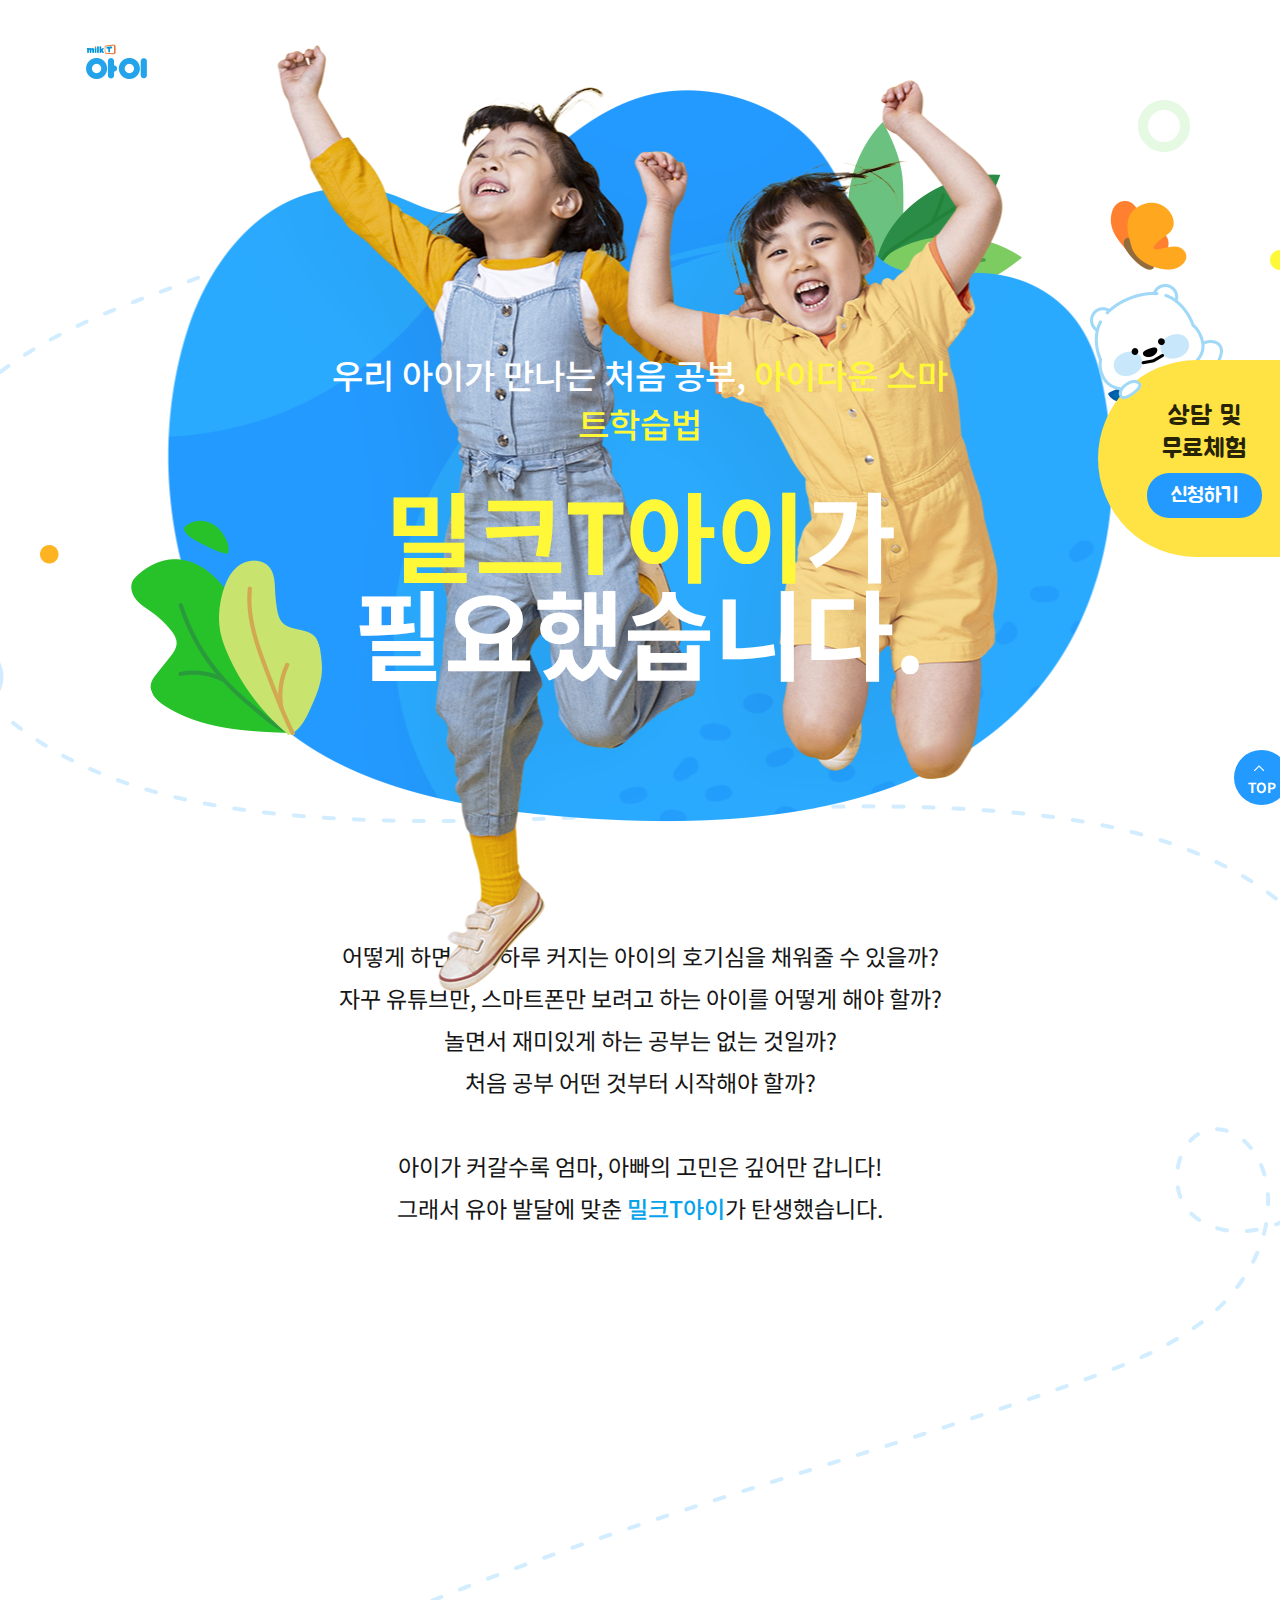
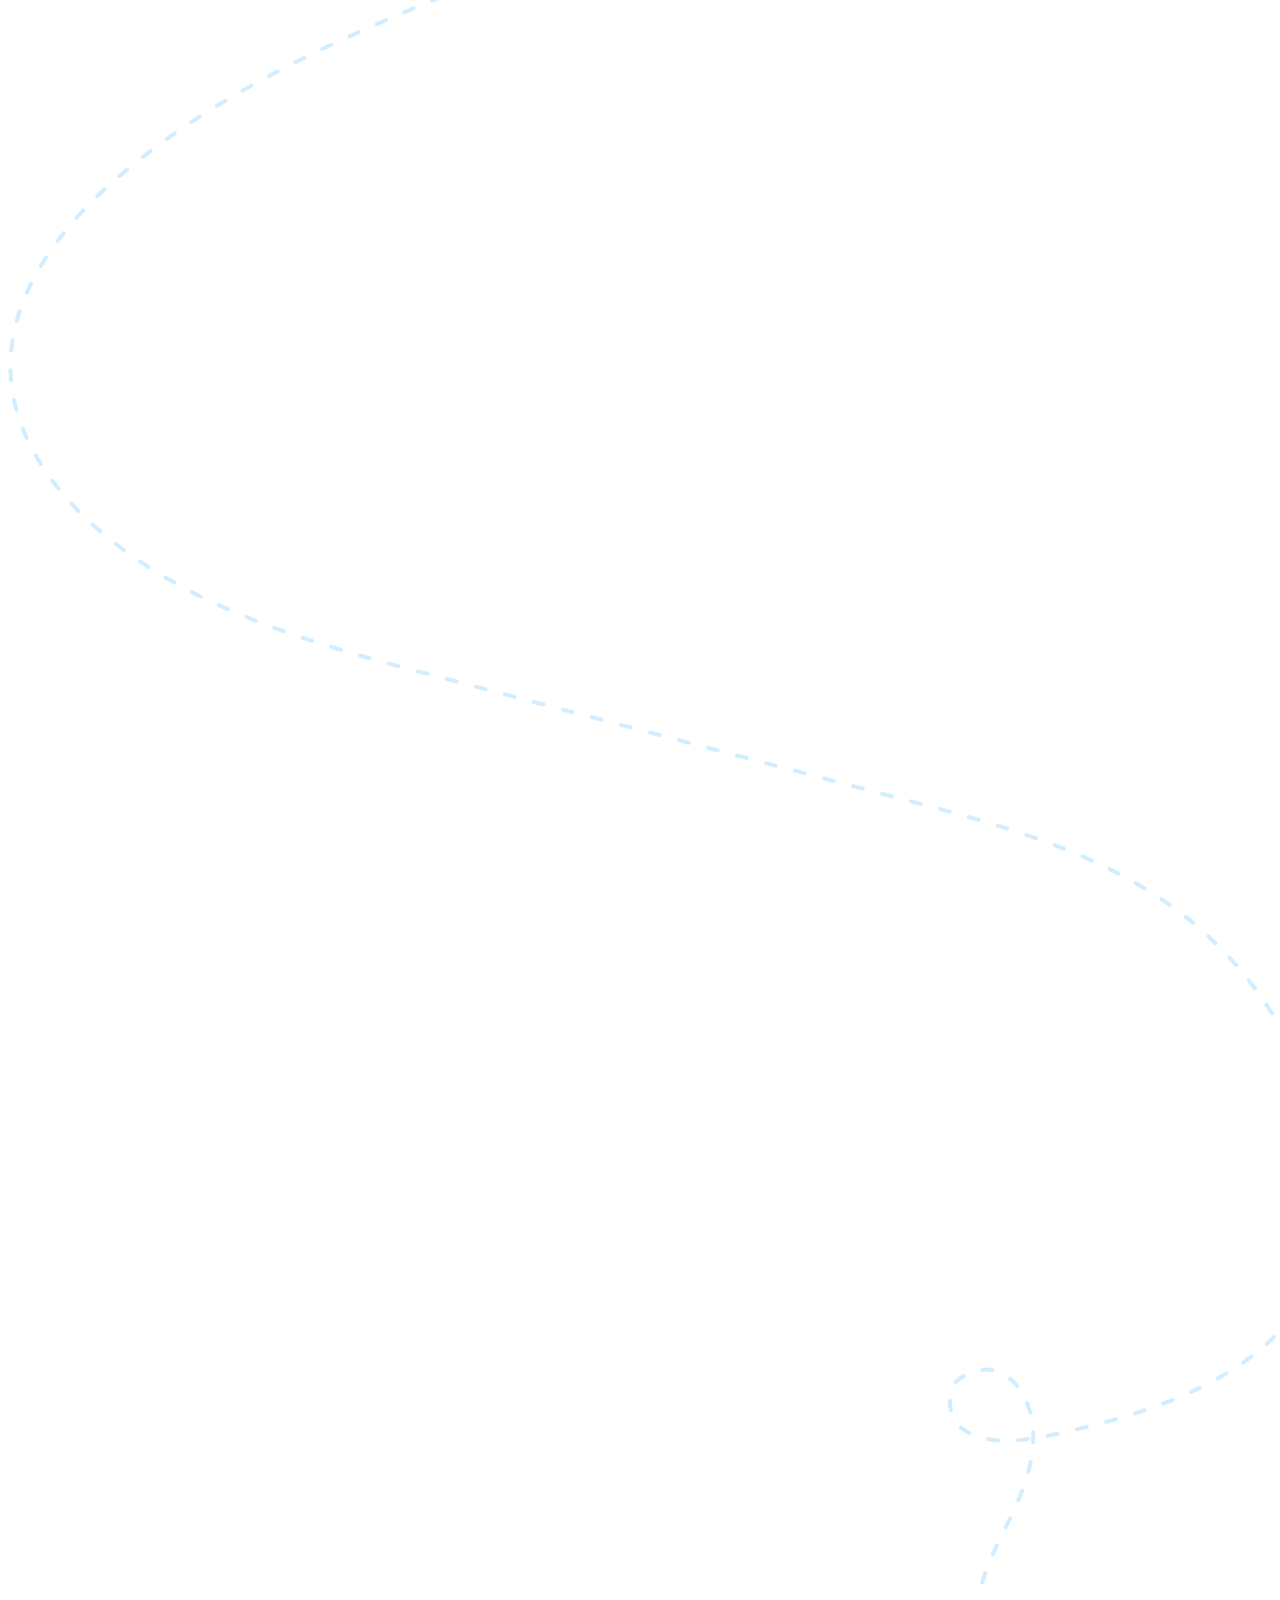
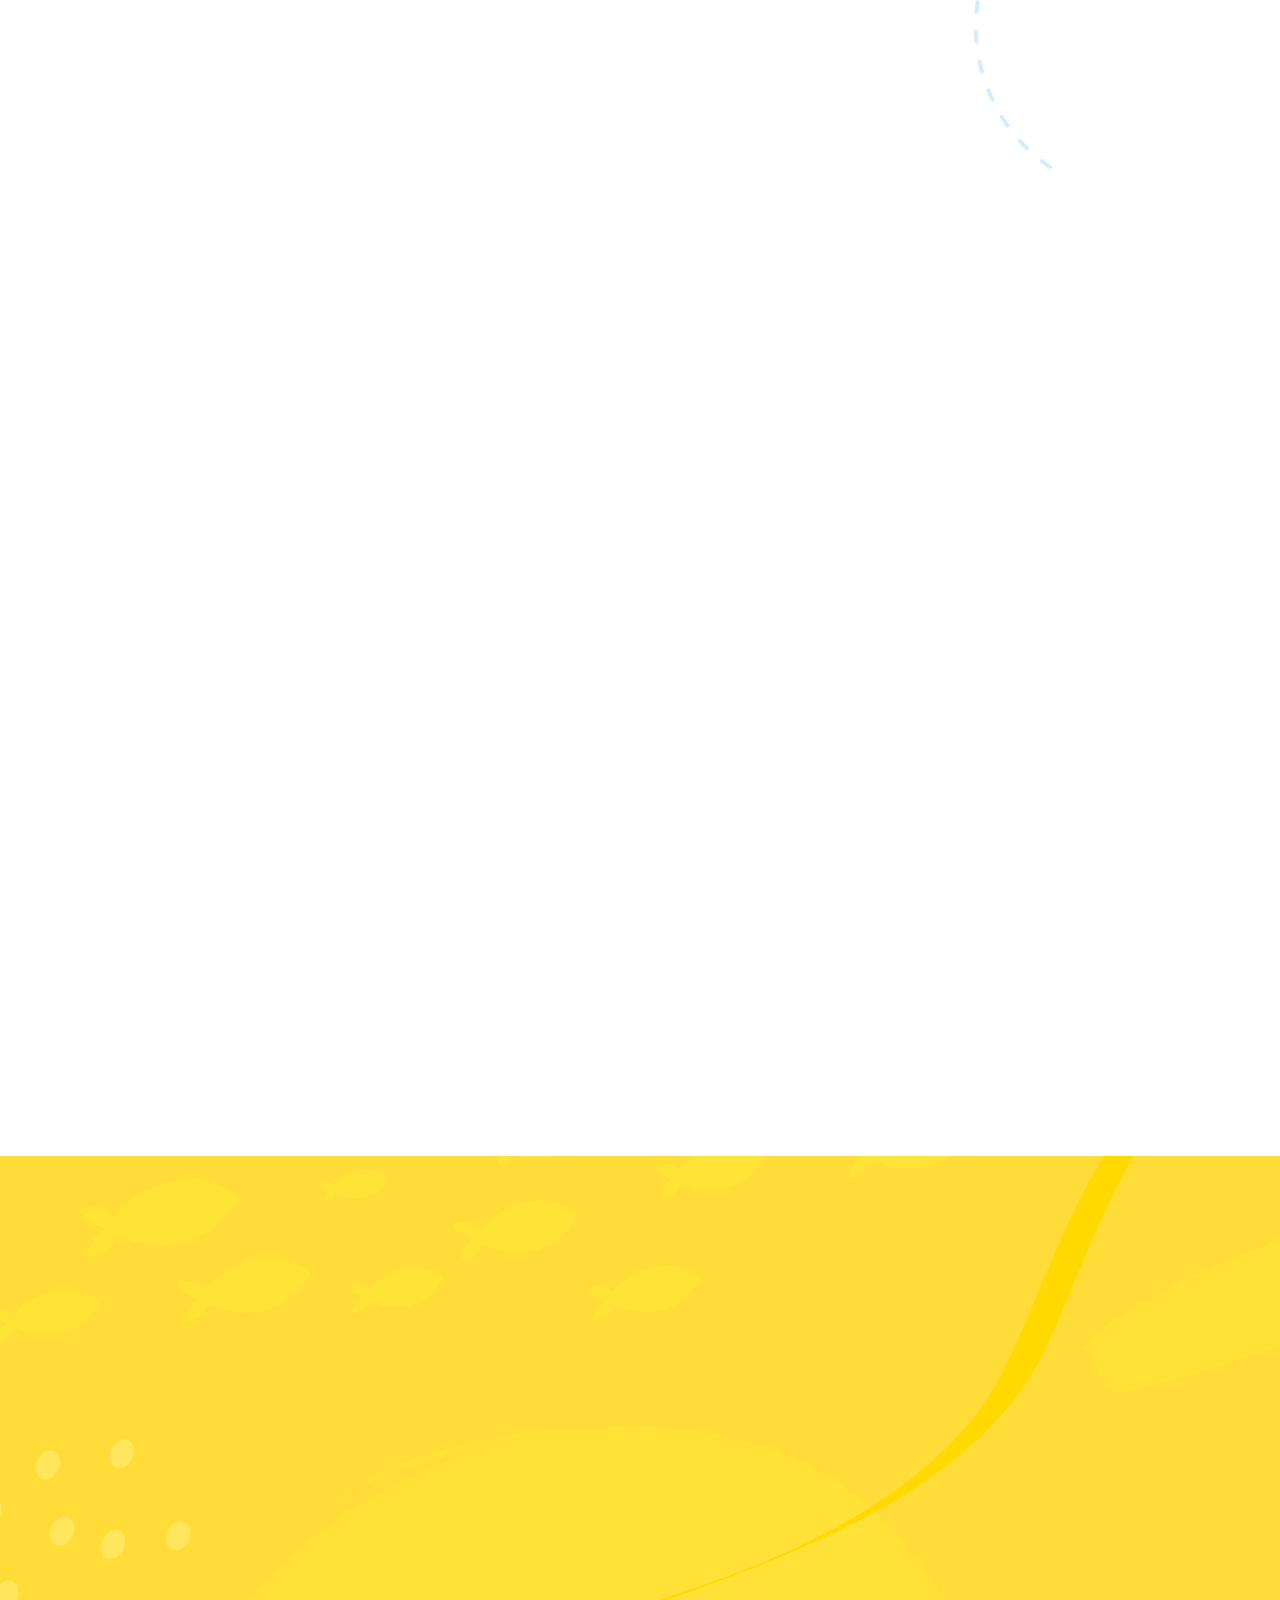
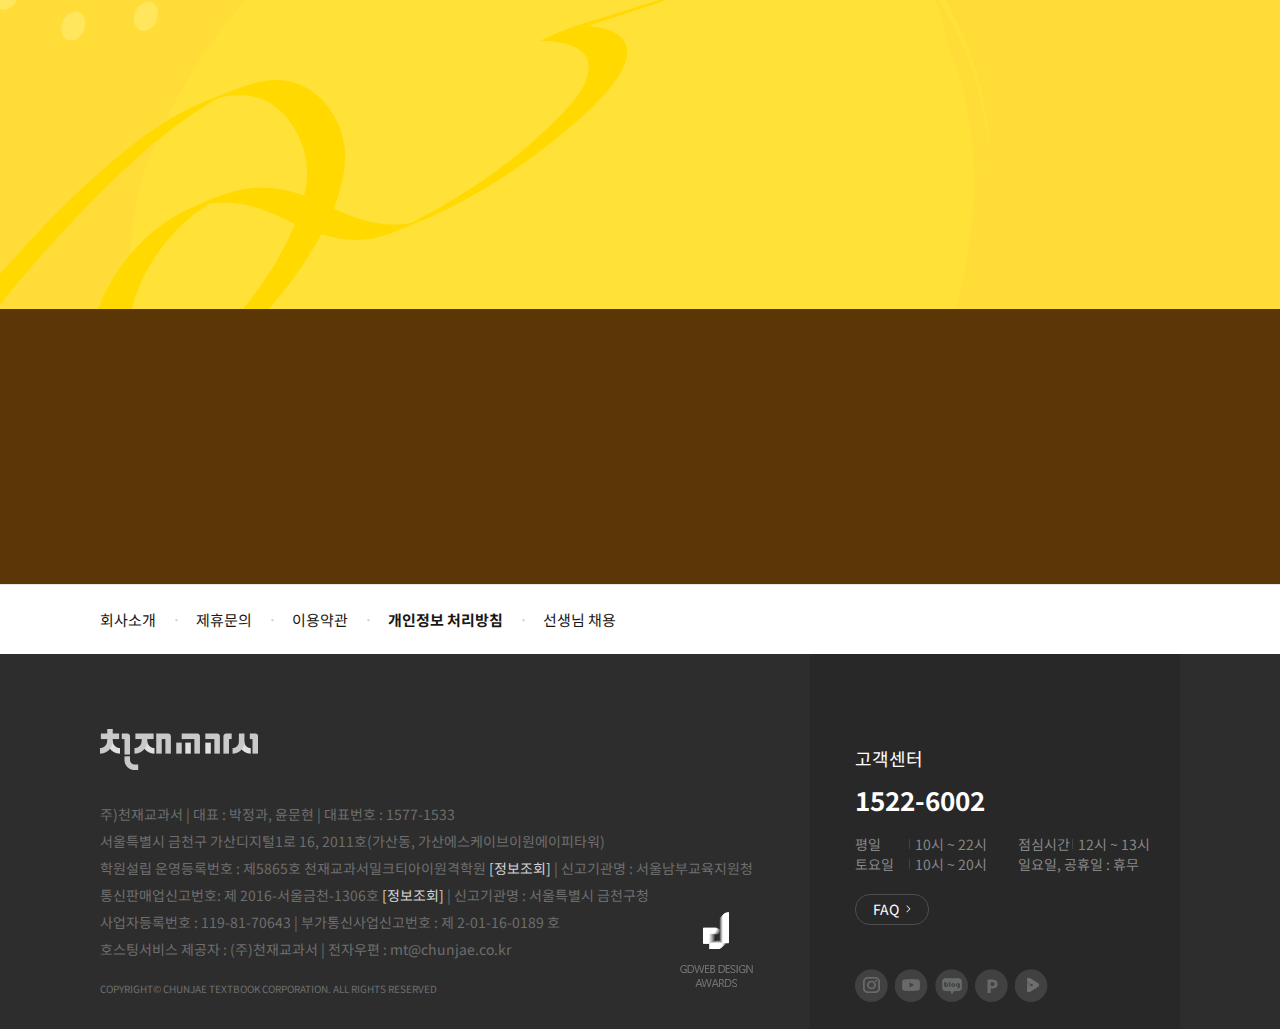
<file: intro.html>
<!DOCTYPE html>
<html lang="en">
<head>
    <meta charset="UTF-8">
    <meta http-equiv="X-UA-Compatible" content="IE=edge">
    <meta name="viewport" content="width=device-width, initial-scale=1.0">
    <link href="css/sub.css" rel="stylesheet">
    <link rel="stylesheet" href="https://unpkg.com/swiper/swiper-bundle.min.css" />
    <link rel="shortcut icon" href="img/favicon.ico" type="image/x-icon">
    <script src="https://ajax.googleapis.com/ajax/libs/jquery/3.6.0/jquery.min.js"></script>
    <script src="https://unpkg.com/swiper/swiper-bundle.min.js"></script>
    <script defer src="js/inc.js"></script>
    <script defer src="js/common.js"></script>
    <script defer src="js/swiper_intro.js"></script>
    <title>천재교과서 밀크T아이</title>
    <meta property="og:type" content="website">
    <meta property="og:url" content="https://powerwmj.github.io/milkt/">
    <meta property="og:title" content="천재교과서 밀크T아이 클론사이트">
    <meta property="og:image" content="https://powerwmj.github.io/milkt/img/pic_freetrial.jpg">
    <meta property="og:description" content="천재교과서 밀크T아이">
    <meta property="og:site_name" content="천재교과서 밀크T아이 클론사이트">
    <meta property="og:locale" content="en_US">
    <meta property="og:title" content="천재교과서 밀크T아이 클론사이트" /> 
    <meta property="og:url" content="https://powerwmj.github.io/milkt" />
    <meta property="og:type" content="website" />
    <meta property="og:image" content="https://powerwmj.github.io/milkt/img/pic_freetrial.jpg" /> 
    <meta property="og:title" content="천재교과서 밀크T아이" /> 
    <meta property="og:description" content="천재교과서 밀크T아이 클론사이트" />
</head>
<body>
    <div class="wrap">
        
    
        <div class="contents intro">

            <div class="cont_1">
                <div class="inner">
                    <div class="obj_w">
                        <div class="obj_1"></div>
                        <div class="obj_2">
                            <div class="obj_3"></div>
                            <div class="obj_4"></div>
                        </div>
                        <div class="obj_5"></div>
                        <div class="obj_6"></div>
                        <div class="obj_7"></div>
                        <div class="obj_8"></div>
                        <div class="obj_9"></div>
                        <div class="obj_10"></div>
                        <div class="obj_11"></div>
                    </div>
                    <div class="tit">
                        <p>우리 아이가 만나는 처음 공부, <span>아이다운 스마트학습법</span></p>
                        <h2><span>밀크T아이</span>가<br>필요했습니다.</h2>
                    </div>
                    <div class="txt">
                        <p>
                            어떻게 하면 하루하루 커지는 아이의 호기심을 채워줄 수 있을까?<br>
                            자꾸 유튜브만, 스마트폰만 보려고 하는 아이를 어떻게 해야 할까?<br>
                            놀면서 재미있게 하는 공부는 없는 것일까?<br>
                            처음 공부 어떤 것부터 시작해야 할까?<br><br>
                            아이가 커갈수록 엄마, 아빠의 고민은 깊어만 갑니다!<br>
                            그래서 유아 발달에 맞춘 <span>밀크T아이</span>가 탄생했습니다.
                        </p>
                        <h3 class="motion">
                            <strong>내 아이가 진짜 성장하는 그 변화</strong><br>
                            밀크T아이는 자신 있습니다.
                        </h3>
                    </div>
                </div>
            </div>

            <div class="cont_2">
                <div class="inner">
                    <div class="con_w motion">
                        <div class="txt">
                            <h3>
                                밀크T아이의<br><strong>스마트한 교육 목표</strong>
                            </h3>
                            <h4>아이를 아이답게 키우는 스마트학습의 올바른 시작</h4>
                            <p>
                                우리 아이 첫 공부 밀크T아이<br>
                                아이들이 올바른 학습을 할 수 있는 것<br>
                                지금 이 배움과 가르침의 과정으로<br>
                                우리 아이가 무한 미래를 꿈꾸게 하는 것입니다.
                            </p>
                        </div>
                        <div class="obj_01"><img src="img/index_obj3.png" alt=""></div>
                    </div>

                    <div class="con_w motion">
                        <div class="obj_02"></div>
                        <div class="txt">
                            <h3>
                                그래서<br><strong>밀크T아이는 다릅니다</strong>
                            </h3>
                            <p>
                                성장하는 속도에 맞추어 아이에게 꼭 필요한 것만 드립니다.<br>
                                아이는 아이 다워야 하기에, 밀크T는 밀크T 다워야 하기에<br>
                                그래서 우리만이 만들어 낼 수 있는 <span>아이다운 스마트학습법</span><br><br>
                                누리과정 연계, 놀이 중심으로 쉽고 재미있게 학습<br>
                                전신반응교수법으로 신나는 율동과 인터랙티브 활동<br><br>
                                좋은 것만 주고 싶은 부모님의 마음처럼<br>
                                밀크T아이에게는 아이들이 전부입니다.
                            </p>
                        </div>
                        
                    </div>
                </div>
            </div>

            <div class="review_w">
                <div class="inner slider_w">
                    <div class="tit motion">
                        <h3>아이다운 <span>스마트학습법</span></h3>
                    </div>
                    <div class="motion">
                        <div class="box_w swiper-wrapper">
                            <div class="box swiper-slide">
                                <div class="box_inner">
                                    <h4><span>놀이로 배우는 아이 밀크T아이</span></h4>
                                    <div class="qna">
                                        <p class="q">
                                            놀이처럼<br>놀면서도 공부가 된다고요?
                                        </p>
                                        <p class="a">
                                            밀크T아이가 말합니다.<br>
                                            <span>유아의 성장에 더 필요한 것은 오히려 창의적인 놀이입니다.</span>
                                        </p>
                                        <p class="c">
                                            밀크T 아이는 취학 전 아이들이 놀이처럼 즐겁게 공부할 수 있도록<br>
                                            전신반응교육법 기반의 창의적인 놀이로<br>
                                            즐거운 경험을 제공합니다.
                                        </p>
                                    </div>
                                    <ul class="img">
                                        <li>
                                            <img src="img/index_qa_img1_1.jpg" alt="">
                                            <p>동화, 한글, 수학, 영어 등 재미있는 퀴즈놀이</p>
                                        </li>
                                        <li>
                                            <img src="img/index_qa_img1_2.jpg" alt="">
                                            <p>참여형 인터랙티브 활동으로 재미있게</p>
                                        </li>
                                        <li>
                                            <img src="img/index_qa_img1_3.jpg" alt="">
                                            <p>선물상자를 통해 매일 즐거운 보상혜택</p>
                                        </li>
                                    </ul>
                                </div>
                            </div>

                            <div class="box swiper-slide">
                                <div class="box_inner">
                                    <h4><span>우리아이 첫 공부 밀크T아이</span></h4>
                                    <div class="qna">
                                            <p class="q">
                                                생애 처음<br>아이 공부 어떻게 시작해야 하나요?
                                            </p>
                                            <p class="a">
                                                밀크T아이가 말합니다.<br>
                                                <span>아이들 개개인에 맞춘 학습이어야 매일 성장할 수 있습니다.</span>
                                            </p>
                                            <p class="c">
                                                아이들의 학습 수준, 선호 콘텐츠,<br>
                                                학습시 반응을 파악하여 아이에게 최적화된 학습을 진행합니다
                                            </p>
                                    </div>
                                    <ul class="img">
                                            <li>
                                                <img src="img/index_qa_img3_1.jpg" alt="">
                                                <p>AI진단평가를 통한 정확한 진단</p>
                                            </li>
                                            <li>
                                                <img src="img/index_qa_img3_2.jpg" alt="">
                                                <p>매일 과목별 맞춤 시간표</p>
                                            </li>
                                            <li>
                                                <img src="img/index_qa_img3_3.jpg" alt="">
                                                <p>아이들의 감정까지 파악, 맞춤 학습 제공</p>
                                            </li>
                                    </ul>
                                </div>
                            </div> 
                            <div class="box swiper-slide">
                                <div class="box_inner">
                                    <h4><span>우리아이 공부친구 밀크T아이</span></h4>
                                    <div class="qna">
                                            <p class="q">
                                                우리 아이가<br>아직 어린데 잘 할 수 있을까요?
                                            </p>
                                            <p class="a">
                                                밀크T아이가 말합니다.<br>
                                                <span>밀크T의 콘텐츠, 선생님, 시스템 모두 아이를 먼저 생각합니다.</span>
                                            </p>
                                            <p class="c">
                                                우리 아이가 또래보다 좀 느려서, 우리 아이가 또래보다 좀 빨라서<br>
                                                아이들의 성장 속도는 모두 다릅니다.<br>
                                                아이가 내딛는 첫걸음, 그 걸음 하나하나를 아이와 맞추어서 학습합니다.<br>
                                                1:1 개별 맞춤이니 걱정하지 않으셔도 됩니다.
                                            </p>
                                    </div>
                                    <ul class="img">
                                            <li>
                                                <img src="img/index_qa_img3_1.jpg" alt="">
                                                <p>AI진단평가를 통한 정확한 진단</p>
                                            </li>
                                            <li>
                                                <img src="img/index_qa_img3_2.jpg" alt="">
                                                <p>매일 과목별 맞춤 시간표</p>
                                            </li>
                                            <li>
                                                <img src="img/index_qa_img3_3.jpg" alt="">
                                                <p>아이들의 감정까지 파악, 맞춤 학습 제공</p>
                                            </li>
                                    </ul>
                                </div>
                            </div>                            
                        </div>
                        <div class="btn_next">
                            <a href="#">다음</a>
                        </div>

                    </div>
                </div>
            </div>

            <div class="btn_area">
                <div class="inner motion">
                    <h3>아이다운 스마트학습법 밀크T아이</h3>
                    <p>직접 체험해보고 결정하세요. 왜 밀크T아이 여야 하는지 알 수 있습니다.</p>
                    <a href="#">무료체험 신청하기</a>

                    <div class="char_w">

                    </div>
                </div>
            </div>

            <div class="noti_w">
                <div class="inner">
                    <dl class="motion">
                        <dt>꼭 읽어보세요!</dt>
                        <dd>무료체험 신청은 아이디당 1회로 제한됩니다.</dd>
                        <dd>학습기 훼손 시 삼성전자 AS를 통해 수리 후, 반납합니다.</dd>
                        <dd>분실 시 학습기 가격을 배상해야 합니다.</dd>
                        <dd>기존 밀크T아이 체험 이력이 있는 고객은 무료체험 대상에서 제외됩니다.</dd>
                        <dd>학습기를 고의적 미반납할 경우 민형사상 책임을 질 수 있습니다.</dd>
                    </dl>
                    <dl class="motion">
                        <dt>밀크T 전용 학습기 AS 방법</dt>
                        <dd>학습기는 <span>삼성 AS 보상 정책</span>에 의거하여 서비스가 제공됩니다.</dd>
                        <dd>삼성전자 서비스센터 : 월요일~토요일 오전 9시~오후 6시(일요일, 공휴일 휴무)</dd>
                        <dd class="link"><a href="#">삼성전자 AS센터 찾기</a></dd>
                    </dl>
                </div>
            </div>

        </div>

        <div class="quick_w">
            <ul class="free">
                <li>
                    <p>상담 및<br>무료체험</p>
                    <a href="#">신청하기</a>
                </li>
            </ul>
        </div>

        <div class="quick_top">
            <a href="#">TOP</a>
        </div>

    </div>
</body>
</html>
</file>
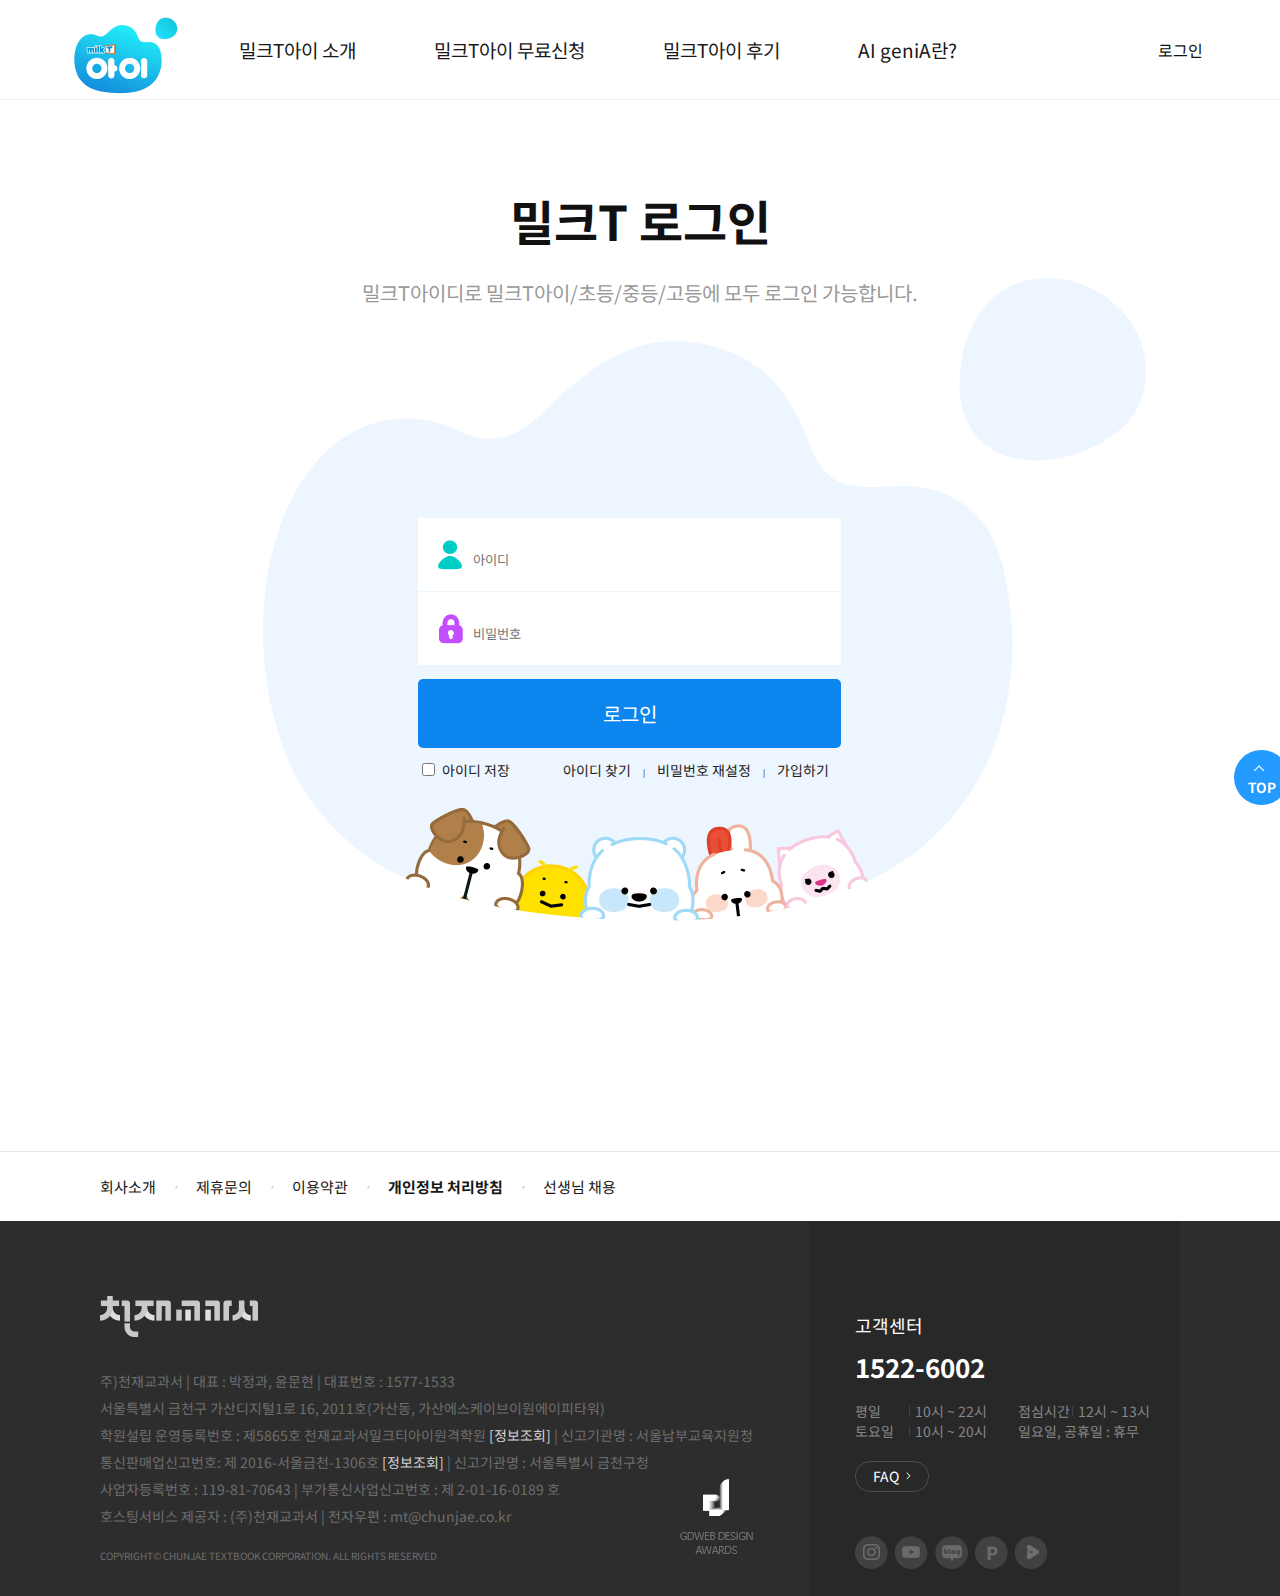
<file: login.html>
<!DOCTYPE html>
<html lang="en">
<head>
    <meta charset="UTF-8">
    <meta http-equiv="X-UA-Compatible" content="IE=edge">
    <meta name="viewport" content="width=device-width, initial-scale=1.0">
    <link href="css/login.css" rel="stylesheet">
    <link rel="shortcut icon" href="img/favicon.ico" type="image/x-icon">
    <title>천재교과서 밀크T아이</title>
    <meta property="og:type" content="website">
    <meta property="og:url" content="https://powerwmj.github.io/milkt/">
    <meta property="og:title" content="천재교과서 밀크T아이 클론사이트">
    <meta property="og:image" content="https://powerwmj.github.io/milkt/img/pic_freetrial.jpg">
    <meta property="og:description" content="천재교과서 밀크T아이">
    <meta property="og:site_name" content="천재교과서 밀크T아이 클론사이트">
    <meta property="og:locale" content="en_US">
    <meta property="og:title" content="천재교과서 밀크T아이 클론사이트" /> 
    <meta property="og:url" content="https://powerwmj.github.io/milkt" />
    <meta property="og:type" content="website" />
    <meta property="og:image" content="https://powerwmj.github.io/milkt/img/pic_freetrial.jpg" /> 
    <meta property="og:title" content="천재교과서 밀크T아이" /> 
    <meta property="og:description" content="천재교과서 밀크T아이 클론사이트" />
</head>
<body>
    <div class="wrap">
        <header class="sub">
            <div class="hinner">
                <div>
                    <div class="trigger_mn">
                        <a href="#"><span></span><span></span><span></span></a>
                    </div>
                    <h1>
                        <a href="index.html">milkT아이</a>
                    </h1>
                    <nav>
                        <ul>
                            <li><a href="intro.html">밀크T아이 소개</a></li>
                            <li><a href="free_trial.html">밀크T아이 무료신청</a></li>
                            <li><a href="review.html">밀크T아이 후기</a></li>
                            <li><a href="geni.html">AI geniA란?</a></li>
                        </ul>
                    </nav>
                </div>
                <div class="gnb">
                    <ul>
                        <li><a href="login.html">로그인</a></li>
                        <!--
                        <li><a href="#">가입하기</a></li>
                        <li><a href="#">밀크T아이</a></li>
                        <li><a href="#">고객센터 1522-6002</a></li>-->
                    </ul>
                </div>
            </div>
        </header>
    
        <div class="contents">

            <div class="inner login">
                <div class="tit">
                    <h3>밀크T 로그인</h3>
                    <p>밀크T아이디로 밀크T아이/초등/중등/고등에 모두 로그인 가능합니다.</p>
                </div>
                <div class="log_w">
                    <form>
                        <ul class="log">
                            <li>
                                <label for="id">아이디</label>
                                <input type="text" id="id" name="id" placeholder="아이디" >
                            </li>
                            <li>
                                <label for="pw">비밀번호</label>
                                <input type="password" id="pw" name="pw" placeholder="비밀번호" >
                            </li>
                            <li><a href="#">로그인</a></li>
                        </ul>
                        <div class="setting">
                            <div class="chk">
                                <span class="cktype"><input type="checkbox" id="saveId" class="ckid"></span>
                                <label for="saveId">아이디 저장</label>
                            </div>
                            <ul>
                                <li><a href="#">아이디 찾기</a></li>
                                <li><a href="#">비밀번호 재설정</a></li>
                                <li><a href="#">가입하기</a></li>
                            </ul>
                        </div>
                    </form>
                </div>
            </div>

        </div>

        

        <div class="quick_top">
            <a href="#">TOP</a>
        </div>

        <footer>
            <div class="f_menu">
                <div class="inner">
                    <ul>
                        <li><a href="#">회사소개</a></li>
                        <li><a href="#">제휴문의</a></li>
                        <li><a href="#">이용약관</a></li>
                        <li><a href="#" class="bold">개인정보 처리방침</a></li>
                        <li><a href="#">선생님 채용</a></li>
                    </ul>
                </div>
            </div>
            <div class="copy_w">
                <div class="inner">
                    <div class="copy">
                        <strong class="foot_logo">천재교과서</strong>
                        <p>
                            주)천재교과서 | 대표 : 박정과, 윤문현 | 대표번호 : 1577-1533<br>
                            서울특별시 금천구 가산디지털1로 16, 2011호(가산동, 가산에스케이브이원에이피타워)<br>
                            학원설립 운영등록번호 : 제5865호 천재교과서밀크티아이원격학원 <span>[정보조회]</span> | 신고기관명 : 서울남부교육지원청<br>
                            통신판매업신고번호: 제 2016-서울금천-1306호 <span>[정보조회]</span> | 신고기관명 : 서울특별시 금천구청<br>
                            사업자등록번호 : 119-81-70643 | 부가통신사업신고번호 : 제 2-01-16-0189 호<br>
                            호스팅서비스 제공자 : (주)천재교과서 | 전자우편 : mt@chunjae.co.kr
                            <small>COPYRIGHT© CHUNJAE TEXTBOOK CORPORATION. ALL RIGHTS RESERVED</small>
                        </p>
                        <div class="awards">
                            <a href="#"><img src="img/ico_awards.png" alt="" ></a>
                        </div>
                    </div>
                    <div class="cs">
                        <dl>
                            <dt>고객센터</dt>
                            <dd>1522-6002</dd>
                        </dl>
                        <ul class="time">
                            <li><span>평일</span>10시 ~ 22시</li>
                            <li><span>점심시간</span>12시 ~ 13시</li>
                            <li><span>토요일</span>10시 ~ 20시</li>
                            <li>일요일, 공휴일 : 휴무</li>
                        </ul>
                        <a href="#" class="faq">FAQ</a>
                        <ul class="sns">
                            <li><a href="#" class="insta">인스타그램</a></li>
                            <li><a href="#" class="youtube">유튜브</a></li>
                            <li><a href="#" class="blog">블로그</a></li>
                            <li><a href="#" class="post">포스트</a></li>
                            <li><a href="#" class="tvcast">TV캐스트</a></li>
                        </ul>
                    </div>
                </div>
            </div>
        </footer>
    </div>
</body>
</html>
</file>
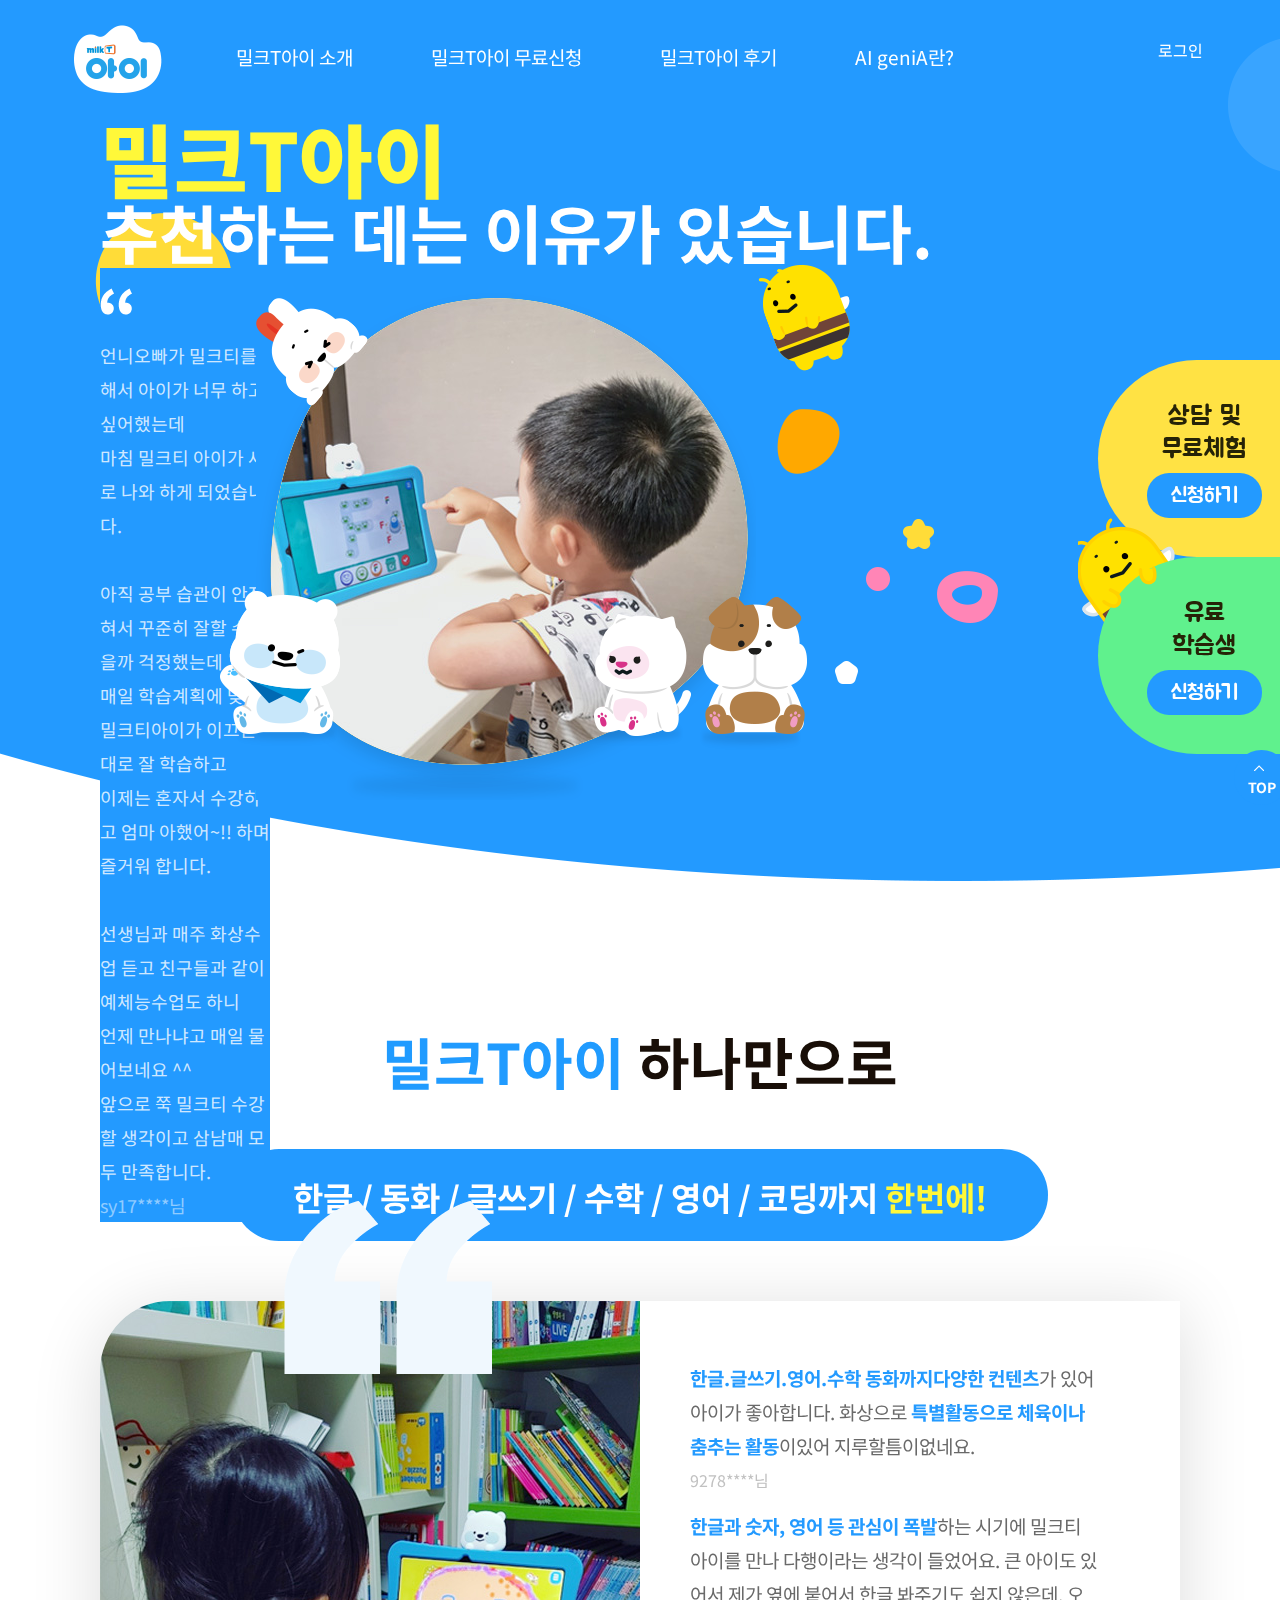
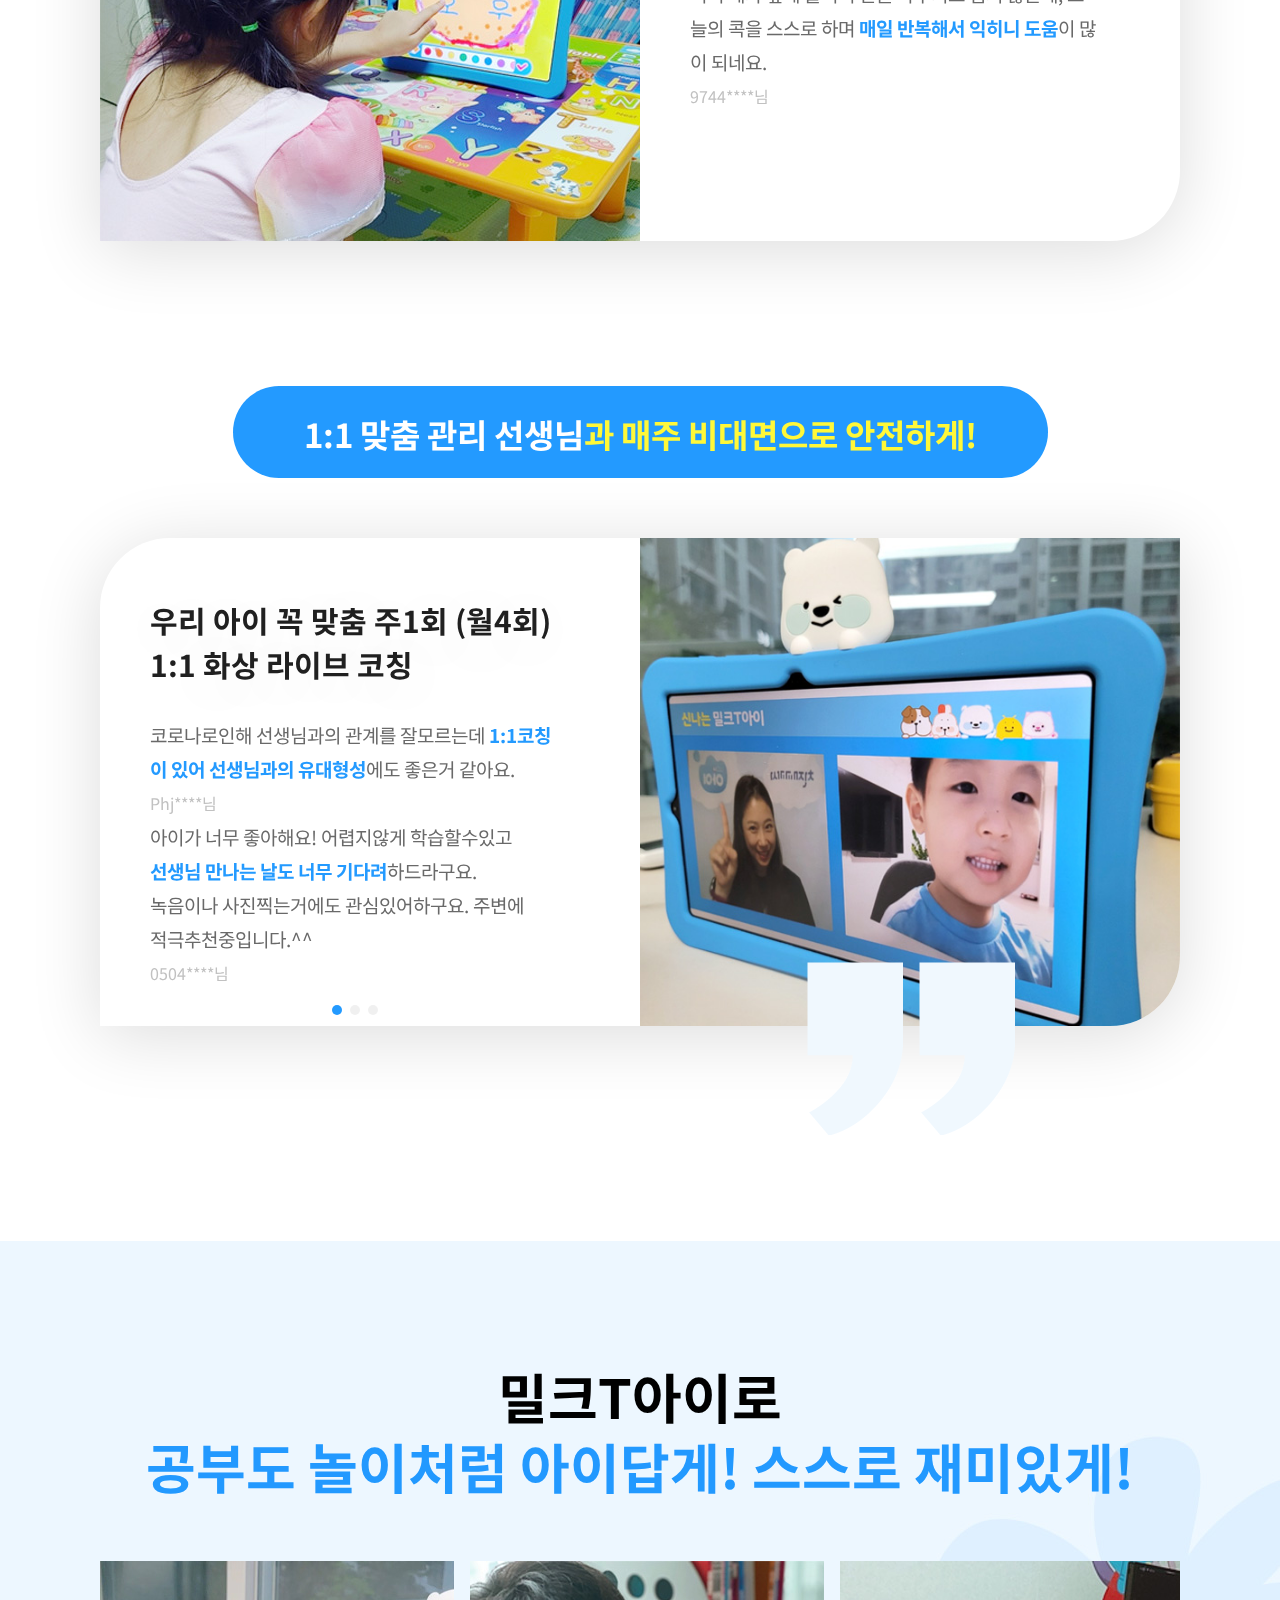
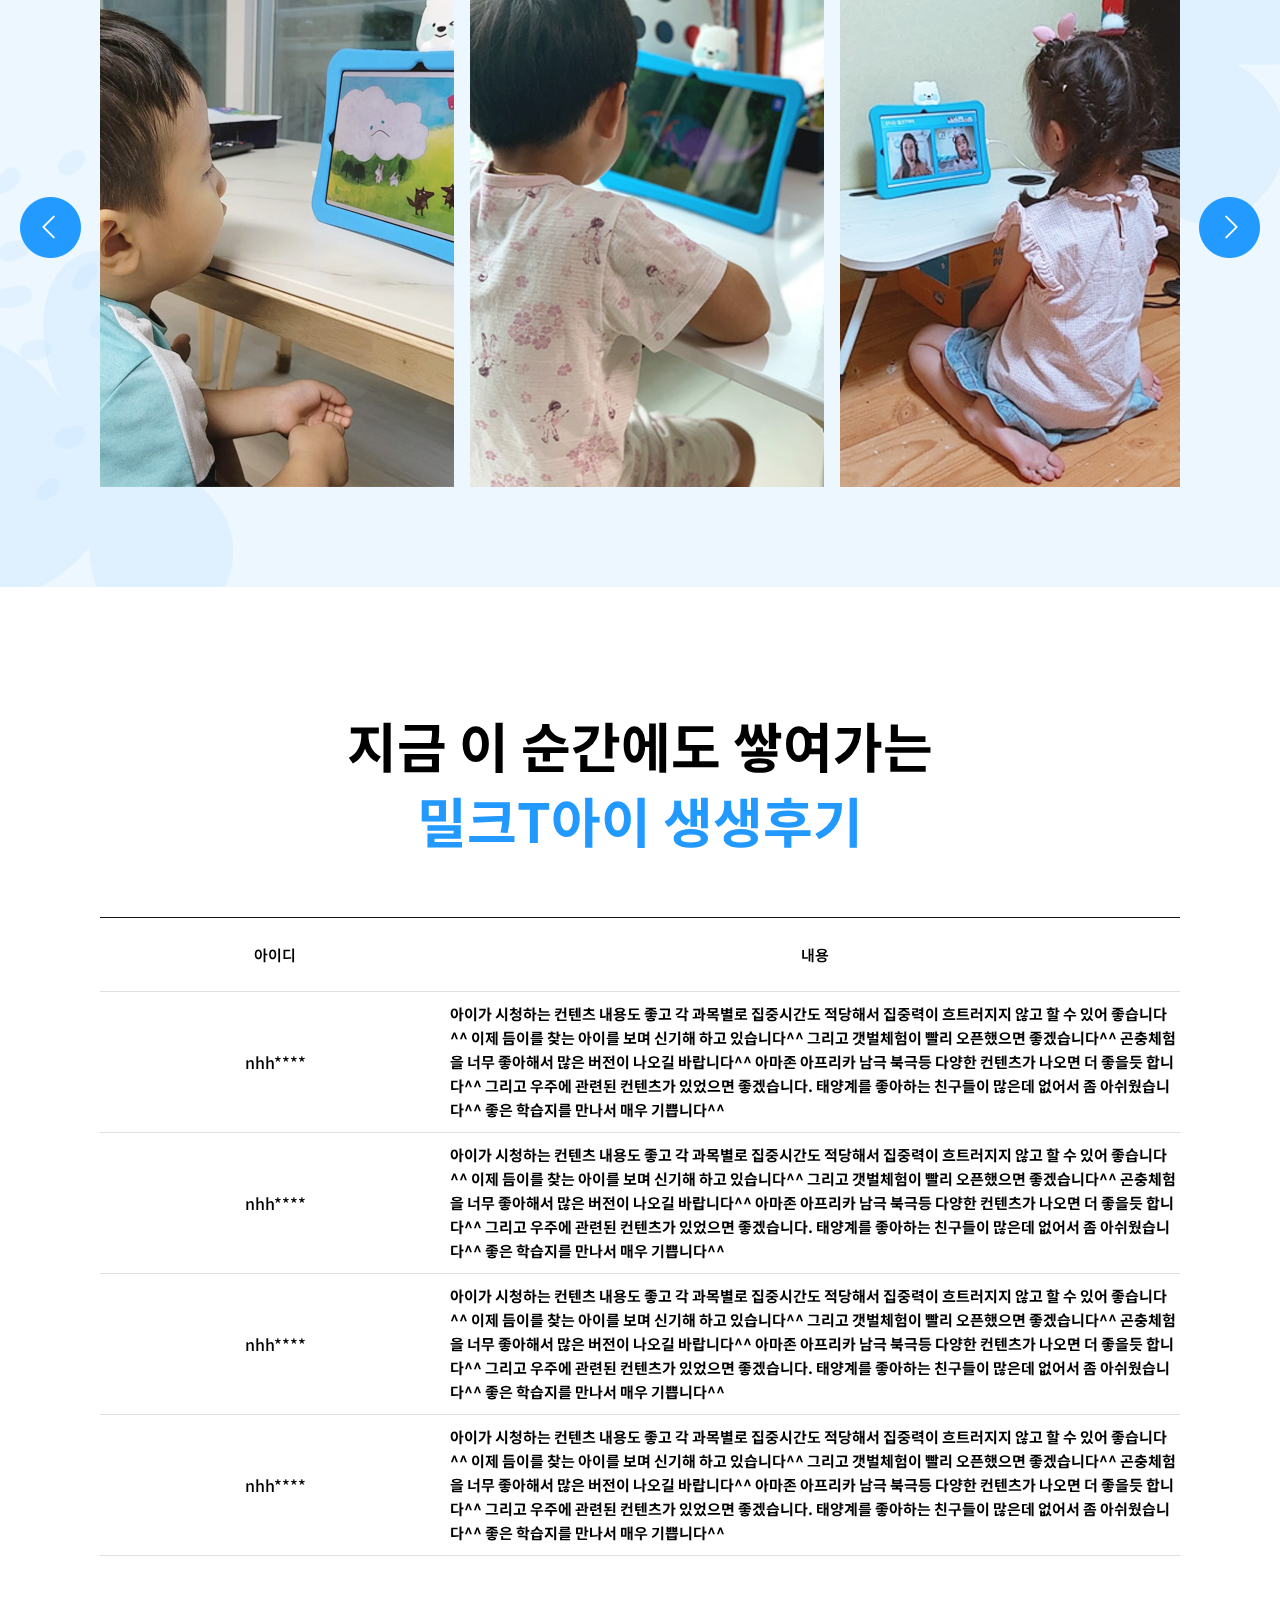
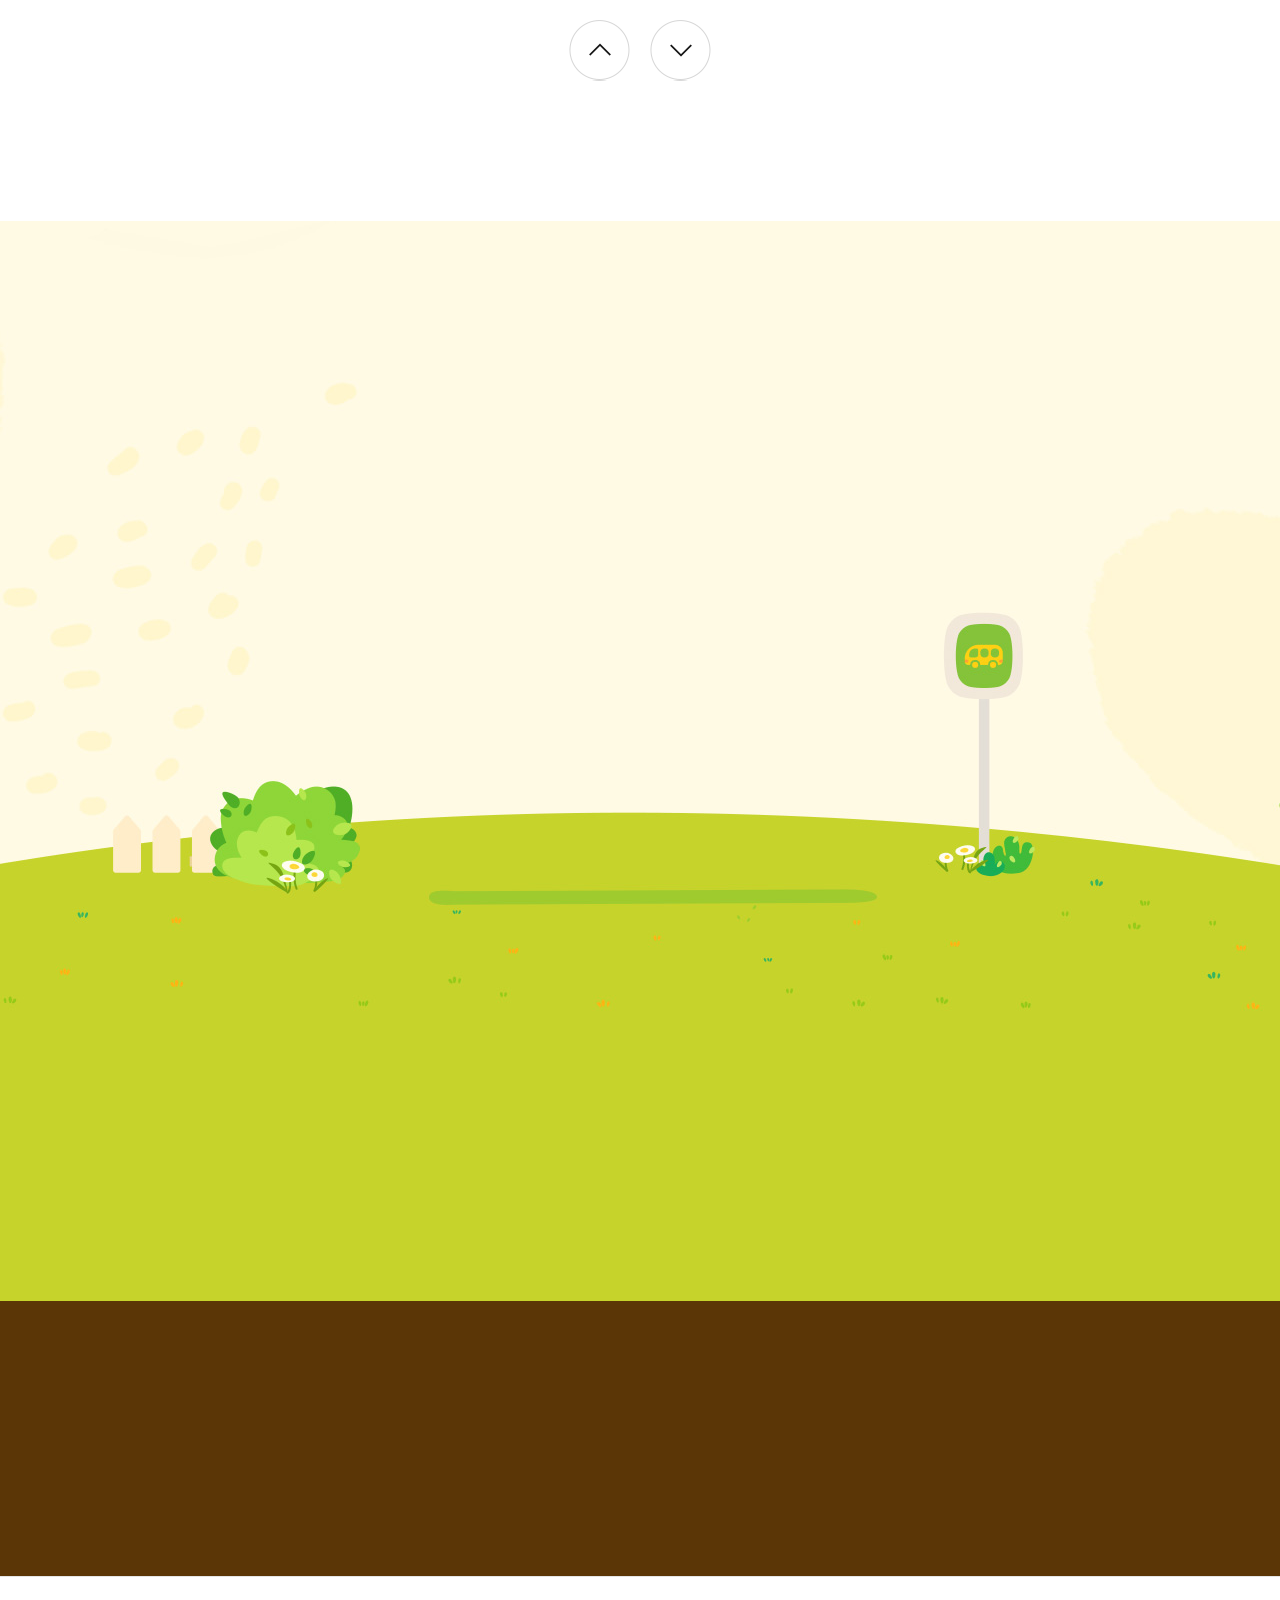
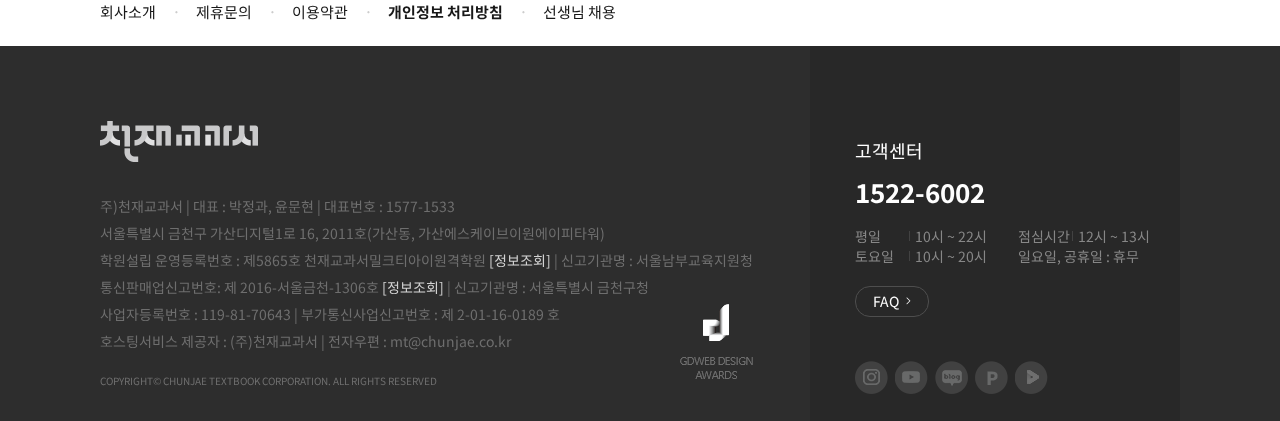
<file: review.html>
<!DOCTYPE html>
<html lang="en">
<head>
    <meta charset="UTF-8">
    <meta http-equiv="X-UA-Compatible" content="IE=edge">
    <meta name="viewport" content="width=device-width, initial-scale=1.0">
    <link href="css/sub.css" rel="stylesheet">
    <link rel="stylesheet" href="https://unpkg.com/swiper/swiper-bundle.min.css" />
    <link rel="shortcut icon" href="img/favicon.ico" type="image/x-icon">
    <script src="https://ajax.googleapis.com/ajax/libs/jquery/3.6.0/jquery.min.js"></script>
    <script src="https://unpkg.com/swiper/swiper-bundle.min.js"></script>
    <script defer src="js/inc.js"></script>
    <script defer src="js/common.js"></script>
    <script defer src="js/swiper_review.js"></script>
    <title>천재교과서 밀크T아이</title>
    <meta property="og:type" content="website">
    <meta property="og:url" content="https://powerwmj.github.io/milkt/">
    <meta property="og:title" content="천재교과서 밀크T아이 클론사이트">
    <meta property="og:image" content="https://powerwmj.github.io/milkt/img/pic_freetrial.jpg">
    <meta property="og:description" content="천재교과서 밀크T아이">
    <meta property="og:site_name" content="천재교과서 밀크T아이 클론사이트">
    <meta property="og:locale" content="en_US">
    <meta property="og:title" content="천재교과서 밀크T아이 클론사이트" /> 
    <meta property="og:url" content="https://powerwmj.github.io/milkt" />
    <meta property="og:type" content="website" />
    <meta property="og:image" content="https://powerwmj.github.io/milkt/img/pic_freetrial.jpg" /> 
    <meta property="og:title" content="천재교과서 밀크T아이" /> 
    <meta property="og:description" content="천재교과서 밀크T아이 클론사이트" />
</head>
<body>
    <div class="wrap">
            
        <div class="contents">

            <div class="rcon_01">
                <div class="inner">
                    <div class="obj_t">
                        <div class="obj_t1"></div>
                        <div class="obj_t2"></div>
                        <div class="obj_t3"></div>
                        <div class="obj_t4"></div>
                        <div class="obj_t5"></div>
                        <div class="obj_t6"></div>
                    </div>
                    <div class="txt_w">
                        <h2>
                            <strong>밀크T아이</strong>
                            추천하는 데는 이유가 있습니다.
                        </h2>
                        <div class="slide_w review_wraper">
                            <ul class="slide swiper-wrapper">
                                <li class="swiper-slide">
                                    <p class="txt">
                                        언니오빠가 밀크티를 해서 아이가 너무 하고 싶어했는데<br>
                                        마침 밀크티 아이가 새로 나와 하게 되었습니다.<br><br>
                                        아직 공부 습관이 안잡혀서 꾸준히 잘할 수 있을까 걱정했는데<br>
                                        매일 학습계획에 맞춰 밀크티아이가 이끄는대로 잘 학습하고 <br>
                                        이제는 혼자서 수강하고 엄마 아했어~!! 하며 즐거워 합니다.<br><br>
                                        선생님과 매주 화상수업 듣고 친구들과 같이 예체능수업도 하니<br>
                                        언제 만나냐고 매일 물어보네요 ^^<br>
                                        앞으로 쭉 밀크티 수강할 생각이고 삼남매 모두 만족합니다.
                                        <span>sy17****님</span>
                                    </p>
                                    <div>
                                        <img src="img/img_top3.jpg" alt="">
                                    </div>
                                </li>
                                <li class="swiper-slide">
                                    <p class="txt">
                                        아이가 학습에는 전혀 관심도 없었는데 밀크티아이를 시작한 후로<br>
                                        모르던 글씨도 그냥 지나가지않고 읽어보려고 하고,<br>
                                        숫자나 도형등에 관심이 많아졌어요!
                        
                                        밀크티아이를 하면서 자존감도 높아지고<br>
                                        행복해하는 모습에 부모인 저도 기쁘더라구요.<br>
                                        온라인으로 진행하다보니 좀 걱정되는것도 있었는데<br>
                                        궁금한것들 여쭤보면 선생님들 피드백도 좋고,<br>
                                        일주일에 한번씩 화상코칭 해주시는것도 좋아요!<br>
                                        무엇보다 <span>아이가 좋아해서 만족♡ 주변에 적극추천</span> 중이에요~.”
                                        <span>hayun****님</span>
                                    </p>
                                    <div>
                                        <img src="img/img_top2.jpg" alt="">
                                    </div>
                                </li>
                                <li class="swiper-slide">
                                    <p class="txt">
                                        언니오빠가 밀크티를 해서 아이가 너무 하고 싶어했는데<br>
                                        마침 밀크티 아이가 새로 나와 하게 되었습니다.<br> <br>
                        
                                        아직 공부 습관이 안잡혀서 꾸준히 잘할 수 있을까 걱정했는데<br>
                                        매일 학습계획에 맞춰 밀크티아이가 이끄는대로 잘 학습하고<br>
                                        <span>이제는 혼자서 수강하고 엄마 다했어~!!하며 즐거워 합니다..</span><br>
                                        선생님과 매주 화상수업듣고 친구들과 같이 예체능수업도 하니<br>
                                        언제 만나냐고 매일 물어보네요^^<br>
                                        앞으로 쭉 밀크티 수강할 생각이고 <em>삼남매 모두 만족합니다</em>
                                        <span>yj****님</span>
                                    </p>
                                    <div>
                                        <img src="img/img_topBoy.jpg" alt="">
                                    </div>
                                </li>
                            </ul>
                            <div class="bullet">
                                <ul>
                                    <li><a href="#" class="on"></a></li>
                                    <li><a href="#"></a></li>
                                    <li><a href="#"></a></li>
                                </ul>
                            </div>
                        </div>
                    </div>
                </div>
            </div>

            <div class="rcon_02">
                <div class="quoteUp"></div>
                <div class="quoteDown"></div>
                <div class="inner">
                    <div class="tit">
                        <h3><span>밀크T아이</span> 하나만으로</h3>
                        <p class="slogan">한글 / 동화 / 글쓰기 / 수학 / 영어 / 코딩까지 <span>한번에!</span></p>
                    </div>
                    <div class="r_box">
                        <div class="img"><img src="img/img_review_con2-1.jpg" alt=""></div>
                        <div class="txt">
                            <ul>
                                <li>
                                    <strong>한글.글쓰기.영어.수학 동화까지다양한 컨텐츠</strong>가 있어 아이가 좋아합니다. 
                                    화상으로 <strong>특별활동으로 체육이나 춤추는 활동</strong>이있어 지루할틈이없네요.
                                    <span>9278****님</span>
                                </li>
                                <li>
                                    <strong>한글과 숫자, 영어 등 관심이 폭발</strong>하는 시기에 밀크티 아이를 만나 다행이라는 생각이 들었어요. 
                                    큰 아이도 있어서 제가 옆에 붙어서 한글 봐주기도 쉽지 않은데, 오늘의 콕을 스스로 하며 <strong>매일 반복해서 익히니 도움</strong>이 많이 되네요.
                                    <span>9744****님</span>
                                </li>
                            </ul>
                        </div>
                    </div>

                    <div class="tit">
                        <p class="slogan">1:1 맞춤 관리 선생님<span>과 매주 비대면으로 안전하게!</span></p>
                    </div>
                    <div class="r_box2">
                        <div class="img"><img src="img/img_review_con2-2.jpg" alt=""></div>
                        <div class="txt txt_rv_wraper">
                            <ul class="swiper-wrapper">
                                <li class="swiper-slide">
                                    <span class="tit">우리 아이 꼭 맞춤 주1회 (월4회)<br>1:1 화상 라이브 코칭</span>
                                    코로나로인해 선생님과의 관계를 잘모르는데
                                    <strong>1:1코칭이 있어 선생님과의 유대형성</strong>에도 좋은거 같아요.
                                    <span>Phj****님</span>
                                    아이가 너무 좋아해요! 어렵지않게 학습할수있고<br>
                                    <strong>선생님 만나는 날도 너무 기다려</strong>하드라구요.<br>
                                    녹음이나 사진찍는거에도 관심있어하구요. 주변에<br>
                                    적극추천중입니다.^^
                                    <span>0504****님</span>
                                </li>
                                <li class="swiper-slide">
                                    <span class="tit">엄마는 선생님과 전화, 문자로<br>학습 상담까지!</span>
                                    선생님과 1:1 수업을 듣는것도 이사가 찾거나 외부인이 오기 힘든
                                    <strong>시골에 살더라도 누구든 같은 체험을 할 수</strong> 있으니 좋아요.
                                    너무 친절하게 절명 잘 해주시고 전화로도 아이에 대해 이야기하고 체크해주셔서 2~30분의 통화에서 선생님의 얘기로도 <strong>아이를 어떻게 돌봐야 할지</strong> 많은걸 느끼게 되었어요.
                                    <span>dbfl****님</span>
                                </li>
                                <li class="swiper-slide">
                                    <span class="tit">미술/ 음악/ 신체활동은<br>1: 6 화상 라이브 특별활동까지!</span>
                                    <strong>미술(월1회) / 음악(월2회) / 신체활동(월1회)</strong><br>
                                    <strong>친구들과 함께하는</strong>
                                    <strong>특별활동을 무척기다리고 관리를 잘 받는다</strong>는 느낌도 들어요.
                                    <span>Phj****님</span>
                                    코로나4단계로,집에만 있는 아이에게
                                    밀크티아이 신청해보았는데, 티비보는 시간이 줄었어요.
                                    친구들과하는 <strong>특별수업이 제일 재밌다고</strong> 말하는 아들이네요.<br>
                                    <span>0504****님</span>
                                </li>
                            </ul>
                            <div class="bullet">
                                <ul>
                                    <li><a href="#" class="on"></a></li>
                                    <li><a href="#"></a></li>
                                    <li><a href="#"></a></li>
                                </ul>
                            </div>
                        </div>
                    </div>
                </div>
            </div>

            <div class="rcon_03">
                <div class="inner">
                    <div class="tit">
                        <h3>밀크T아이로<br><span>공부도 놀이처럼 아이답게! 스스로 재미있게!</span></h3>
                    </div>
                    <div class="slide_w">
                        <ul class="swiper-wrapper">
                            <li class="swiper-slide"><img src="img/img_con3_2-1.jpg" alt=""></li>
                            <li class="swiper-slide"><img src="img/img_con3_2-2.jpg" alt=""></li>
                            <li class="swiper-slide"><img src="img/img_con3_2-3.jpg" alt=""></li>
                            <li class="swiper-slide"><img src="img/img_con3_3-1.jpg" alt=""></li>
                            <li class="swiper-slide"><img src="img/img_con3_3-2.jpg" alt=""></li>
                            <li class="swiper-slide"><img src="img/img_con3_3-3.jpg" alt=""></li>
                            <li class="swiper-slide"><img src="img/img_con3_4-1.jpg" alt=""></li>
                            <li class="swiper-slide"><img src="img/img_con3_4-2.jpg" alt=""></li>
                            <li class="swiper-slide"><img src="img/img_con3_4-3.jpg" alt=""></li>
                        </ul>
                        
                    </div>
                    <div class="arrow">
                        <a href="#" class="prev">이전</a>
                        <a href="#" class="next">다음</a>
                    </div>
                </div>
            </div>

            <div class="rcon_04">
                <div class="inner">
                    <div class="tit">
                        <h3>
                            지금 이 순간에도 쌓여가는<br>
                            <span>밀크T아이 생생후기</span>
                        </h3>
                    </div>
                    <div class="rv_w">
                        <div class="rv_t">
                            <ul>
                                <li>아이디</li>
                                <li>내용</li>
                            </ul>
                        </div>
                        <div class="rv_c reviev_wr">
                            <ul class="swiper-wrapper">
                                <li class="swiper-slide">
                                    <p class="id"><span>nhh****</span></p>
                                    <p class="con">아이가 시청하는 컨텐츠 내용도 좋고 각 과목별로 집중시간도 적당해서 집중력이 흐트러지지 않고 할 수 있어 좋습니다^^  이제 듬이를 찾는 아이를 보며 신기해 하고 있습니다^^  그리고 갯벌체험이 빨리 오픈했으면 좋겠습니다^^  곤충체험을 너무 좋아해서 많은 버전이 나오길 바랍니다^^  아마존 아프리카 남극 북극등 다양한 컨텐츠가 나오면 더 좋을듯 합니다^^  그리고 우주에 관련된 컨텐츠가 있었으면 좋겠습니다.  태양계를 좋아하는 친구들이 많은데 없어서 좀 아쉬웠습니다^^  좋은 학습지를 만나서 매우 기쁩니다^^</p>
                                </li>
                                <li class="swiper-slide">
                                    <p class="id"><span>nhh****</span></p>
                                    <p class="con">아이가 시청하는 컨텐츠 내용도 좋고 각 과목별로 집중시간도 적당해서 집중력이 흐트러지지 않고 할 수 있어 좋습니다^^  이제 듬이를 찾는 아이를 보며 신기해 하고 있습니다^^  그리고 갯벌체험이 빨리 오픈했으면 좋겠습니다^^  곤충체험을 너무 좋아해서 많은 버전이 나오길 바랍니다^^  아마존 아프리카 남극 북극등 다양한 컨텐츠가 나오면 더 좋을듯 합니다^^  그리고 우주에 관련된 컨텐츠가 있었으면 좋겠습니다.  태양계를 좋아하는 친구들이 많은데 없어서 좀 아쉬웠습니다^^  좋은 학습지를 만나서 매우 기쁩니다^^</p>
                                </li>
                                <li class="swiper-slide">
                                    <p class="id"><span>nhh****</span></p>
                                    <p class="con">아이가 시청하는 컨텐츠 내용도 좋고 각 과목별로 집중시간도 적당해서 집중력이 흐트러지지 않고 할 수 있어 좋습니다^^  이제 듬이를 찾는 아이를 보며 신기해 하고 있습니다^^  그리고 갯벌체험이 빨리 오픈했으면 좋겠습니다^^  곤충체험을 너무 좋아해서 많은 버전이 나오길 바랍니다^^  아마존 아프리카 남극 북극등 다양한 컨텐츠가 나오면 더 좋을듯 합니다^^  그리고 우주에 관련된 컨텐츠가 있었으면 좋겠습니다.  태양계를 좋아하는 친구들이 많은데 없어서 좀 아쉬웠습니다^^  좋은 학습지를 만나서 매우 기쁩니다^^</p>
                                </li>
                                <li class="swiper-slide">
                                    <p class="id"><span>nhh****</span></p>
                                    <p class="con">아이가 시청하는 컨텐츠 내용도 좋고 각 과목별로 집중시간도 적당해서 집중력이 흐트러지지 않고 할 수 있어 좋습니다^^  이제 듬이를 찾는 아이를 보며 신기해 하고 있습니다^^  그리고 갯벌체험이 빨리 오픈했으면 좋겠습니다^^  곤충체험을 너무 좋아해서 많은 버전이 나오길 바랍니다^^  아마존 아프리카 남극 북극등 다양한 컨텐츠가 나오면 더 좋을듯 합니다^^  그리고 우주에 관련된 컨텐츠가 있었으면 좋겠습니다.  태양계를 좋아하는 친구들이 많은데 없어서 좀 아쉬웠습니다^^  좋은 학습지를 만나서 매우 기쁩니다^^</p>
                                </li>
                            </ul>
                        </div>
                        <div class="btn_w">
                            <a href="#" class="up">UP</a>
                            <a href="#" class="down">DOWN</a>
                        </div>
                    </div>
                </div>
            </div>

            <div class="btmcon">
                <div class="inner motion">
                    <h3>아이와 함께 직접 체험해보고, 결정하세요!</h3>
                    <p>밀크T 무료체험 배송, 상담, 체험, 수거 모두 0원!</p>
                    <a href="#"><span>무료체험 및 상담</span> 신청하기</a>

                    <div class="obj">
                        <div class="obj01"></div>
                        <div class="obj02"></div>
                    </div>
                    <div class="steps motion">
                        <strong>무료체험 프로세스 안내</strong>
                        <ul>
                            <li class="step1"><span>체험신청</span></li>
                            <li class="step2"><span>무료배송</span></li>
                            <li class="step3"><span>기기인증</span></li>
                            <li class="step4"><span>무료반납</span></li>
                        </ul>
                        <div class="img"></div>
                    </div>
                </div>
            </div>

            <div class="noti_w">
                <div class="inner">
                    <dl class="motion">
                        <dt>꼭 읽어보세요!</dt>
                        <dd>무료체험 신청은 아이디당 1회로 제한됩니다.</dd>
                        <dd>학습기 훼손 시 삼성전자 AS를 통해 수리 후, 반납합니다.</dd>
                        <dd>분실 시 학습기 가격을 배상해야 합니다.</dd>
                        <dd>기존 밀크T아이 체험 이력이 있는 고객은 무료체험 대상에서 제외됩니다.</dd>
                        <dd>학습기를 고의적 미반납할 경우 민형사상 책임을 질 수 있습니다.</dd>
                    </dl>
                    <dl class="motion">
                        <dt>밀크T 전용 학습기 AS 방법</dt>
                        <dd>학습기는 <span>삼성 AS 보상 정책</span>에 의거하여 서비스가 제공됩니다.</dd>
                        <dd>삼성전자 서비스센터 : 월요일~토요일 오전 9시~오후 6시(일요일, 공휴일 휴무)</dd>
                        <dd class="link"><a href="#">삼성전자 AS센터 찾기</a></dd>
                    </dl>
                </div>
            </div>
            
        </div>

        <div class="quick_w">
            <ul class="fee">
                <li>
                    <p>상담 및<br>무료체험</p>
                    <a href="#">신청하기</a>
                </li>
                <li>
                    <p>유료<br>학습생</p>
                    <a href="#">신청하기</a>
                </li>
            </ul>
            <div class="bee"></div>
        </div>

        <div class="quick_top">
            <a href="#">TOP</a>
        </div>

    </div>
</body>
</html>
</file>
<file: css/index.css>
@charset "UTF-8";
@import url("https://fonts.googleapis.com/css2?family=Noto+Sans+KR:wght@300;400;500;700&display=swap");
@import url("https://fonts.googleapis.com/css2?family=Jua&display=swap");
* {
  -webkit-box-sizing: border-box;
          box-sizing: border-box;
  font-family: 'Noto Sans KR', sans-serif;
}

body {
  margin: 0;
  overflow-x: hidden;
}

h1, h2, h3, h4, h5, h6, figure, p {
  margin: 0;
}

a {
  text-decoration: none;
}

ul, li {
  list-style: none;
  padding: 0;
  margin: 0;
}

img {
  vertical-align: middle;
}

table {
  border-collapse: collapse;
}

.inner {
  width: 1080px;
  margin: 0 auto;
}

header {
  width: 100%;
  height: 100px;
  position: absolute;
  z-index: 1;
}

header .hinner {
  display: -webkit-box;
  display: -ms-flexbox;
  display: flex;
  -webkit-box-pack: justify;
      -ms-flex-pack: justify;
          justify-content: space-between;
  -webkit-box-align: center;
      -ms-flex-align: center;
          align-items: center;
  width: 90%;
  height: 100%;
  margin: 0 auto;
}

header .hinner div .trigger_mn {
  display: inline-block;
  display: none;
}

header .hinner div .trigger_mn a {
  display: inline-block;
  width: 25px;
  height: 18px;
  vertical-align: middle;
}

header .hinner div .trigger_mn a span {
  display: block;
  width: 25px;
  height: 2px;
  background: #181818;
}

header .hinner div .trigger_mn a span:nth-of-type(2) {
  -webkit-transform: translateY(300%);
          transform: translateY(300%);
}

header .hinner div .trigger_mn a span:nth-of-type(3) {
  -webkit-transform: translateY(600%);
          transform: translateY(600%);
}

header .hinner div h1 {
  margin: 12px 10px 0 10px;
  display: inline-block;
}

header .hinner div nav {
  margin-left: 37px;
  display: inline-block;
}

header .hinner div nav ul {
  display: -webkit-box;
  display: -ms-flexbox;
  display: flex;
  -webkit-box-pack: start;
      -ms-flex-pack: start;
          justify-content: flex-start;
  -webkit-box-align: stretch;
      -ms-flex-align: stretch;
          align-items: stretch;
}

header .hinner div nav ul li {
  padding-right: 58px;
}

header .hinner div nav ul li:last-child {
  padding-right: 0;
}

header .hinner div nav ul li a {
  font-size: 1.188rem;
  padding: 10px;
  color: #fff;
}

header .hinner .gnb ul {
  display: -webkit-box;
  display: -ms-flexbox;
  display: flex;
  -webkit-box-pack: start;
      -ms-flex-pack: start;
          justify-content: flex-start;
  -webkit-box-align: stretch;
      -ms-flex-align: stretch;
          align-items: stretch;
}

header .hinner .gnb ul li {
  position: relative;
}

header .hinner .gnb ul li::before {
  content: '|';
  font-size: 12px;
  vertical-align: text-top;
  color: #fff;
}

header .hinner .gnb ul li:nth-of-type(1)::before {
  content: '';
}

header .hinner .gnb ul li:nth-of-type(3)::after {
  content: '';
  position: absolute;
  display: block;
  width: 12px;
  height: 8px;
  top: 10px;
  right: 8px;
  background: url("../img/icons_layout.png") -20px -100px;
}

header .hinner .gnb ul li:nth-of-type(3) a {
  padding: 10px 25px 10px 13px;
}

header .hinner .gnb ul li a {
  padding: 10px 13px;
  font-size: 16px;
  color: #fff;
}

header.sub {
  position: relative;
  border-bottom: 1px solid #eee;
}

header.sub .hinner div h1 {
  vertical-align: middle;
}

header.sub .hinner div h1 a {
  display: block;
  width: 104px;
  height: 77px;
  background: url("../img/icons_layout.png");
  font-size: 0;
}

header.sub .hinner div h1 a img {
  display: none;
}

header.sub .hinner div nav {
  vertical-align: middle;
}

header.sub .hinner div nav ul li a {
  color: #181818;
}

header.sub .hinner div nav ul li a.on {
  color: #1595df;
}

header.sub .hinner .gnb ul li::before {
  color: #d6d6d6;
}

header.sub .hinner .gnb ul li:nth-of-type(3)::after {
  background: url("../img/icons_layout.png") 0 -100px;
}

header.sub .hinner .gnb ul li a {
  color: #111;
}

footer {
  width: 100%;
}

footer .f_menu {
  width: 100%;
  height: 70px;
  border-top: 1px solid #e5e5e5;
}

footer .f_menu ul {
  display: -webkit-box;
  display: -ms-flexbox;
  display: flex;
  -webkit-box-pack: start;
      -ms-flex-pack: start;
          justify-content: flex-start;
  -webkit-box-align: center;
      -ms-flex-align: center;
          align-items: center;
  height: 100%;
}

footer .f_menu ul li::after {
  content: '·';
  width: 40px;
  text-align: center;
  color: #ccc;
  display: inline-block;
}

footer .f_menu ul li:nth-of-type(5)::after {
  content: '';
  width: 0;
}

footer .f_menu ul li a {
  font-size: 15px;
  color: #181818;
  line-height: 69px;
}

footer .f_menu ul li a.bold {
  font-weight: 700;
}

footer .copy_w {
  width: 100%;
  height: 375px;
  background: #2d2d2d;
}

footer .copy_w .inner {
  height: 100%;
  display: -webkit-box;
  display: -ms-flexbox;
  display: flex;
  -webkit-box-pack: justify;
      -ms-flex-pack: justify;
          justify-content: space-between;
  -webkit-box-align: start;
      -ms-flex-align: start;
          align-items: flex-start;
}

footer .copy_w .inner .copy {
  padding-top: 75px;
  position: relative;
}

footer .copy_w .inner .copy strong {
  display: block;
  font-size: 0;
  width: 160px;
  height: 42px;
  background: url("../img/icons_layout.png") -120px 0;
  margin-bottom: 30px;
}

footer .copy_w .inner .copy p {
  font-size: 0.875rem;
  color: #6e6e6e;
  line-height: 27px;
}

footer .copy_w .inner .copy p span {
  color: #d2d2d2;
}

footer .copy_w .inner .copy p small {
  font-size: 0.625rem;
  color: #6e6e6e;
  margin-top: 12px;
  display: block;
}

footer .copy_w .inner .copy .awards {
  position: absolute;
  width: 73px;
  height: 75px;
  bottom: 15px;
  right: 0;
}

footer .copy_w .inner .cs {
  width: 370px;
  height: 100%;
  background: #282828;
  padding: 75px 0 0 45px;
}

footer .copy_w .inner .cs dl dt {
  font-size: 1.125rem;
  color: #fff;
}

footer .copy_w .inner .cs dl dd {
  font-size: 1.625rem;
  color: #fff;
  margin-top: 10px;
  font-weight: 700;
  margin-left: 0;
}

footer .copy_w .inner .cs ul {
  display: -webkit-box;
  display: -ms-flexbox;
  display: flex;
  -webkit-box-pack: justify;
      -ms-flex-pack: justify;
          justify-content: space-between;
  -webkit-box-align: stretch;
      -ms-flex-align: stretch;
          align-items: stretch;
  -ms-flex-wrap: wrap;
      flex-wrap: wrap;
  margin-bottom: 20px;
}

footer .copy_w .inner .cs ul li {
  width: 50%;
  color: #878787;
  font-size: 0.875rem;
}

footer .copy_w .inner .cs ul li span {
  display: inline-block;
  width: 60px;
  position: relative;
}

footer .copy_w .inner .cs ul li span::after {
  content: '';
  position: absolute;
  display: block;
  width: 1px;
  height: 10px;
  background: #424242;
  top: 5px;
  right: 5px;
}

footer .copy_w .inner .cs a.faq {
  display: inline-block;
  font-size: 0.875rem;
  line-height: 29px;
  height: 31px;
  color: #fff;
  position: relative;
  border: 1px solid #4e4e4e;
  border-radius: 15px;
  padding: 0 29px 0 17px;
}

footer .copy_w .inner .cs a.faq::after {
  content: '';
  position: absolute;
  display: block;
  width: 5px;
  height: 9px;
  background: url("../img/icons_layout.png") 0 -120px;
  top: 10px;
  left: 50px;
}

footer .copy_w .inner .cs ul.sns {
  margin-top: 28px;
  display: -webkit-box;
  display: -ms-flexbox;
  display: flex;
  -webkit-box-pack: start;
      -ms-flex-pack: start;
          justify-content: flex-start;
  -webkit-box-align: stretch;
      -ms-flex-align: stretch;
          align-items: stretch;
}

footer .copy_w .inner .cs ul.sns li {
  width: 40px;
}

footer .copy_w .inner .cs ul.sns li a {
  display: inline-block;
  width: 33px;
  height: 33px;
  font-size: 0;
}

footer .copy_w .inner .cs ul.sns li a.insta {
  background: url("../img/icons_layout.png") 0 -150px;
}

footer .copy_w .inner .cs ul.sns li a.youtube {
  background: url("../img/icons_layout.png") -40px -150px;
}

footer .copy_w .inner .cs ul.sns li a.blog {
  background: url("../img/icons_layout.png") -80px -150px;
}

footer .copy_w .inner .cs ul.sns li a.post {
  background: url("../img/icons_layout.png") -120px -150px;
}

footer .copy_w .inner .cs ul.sns li a.tvcast {
  background: url("../img/icons_layout.png") -160px -150px;
}

.quick_top {
  position: fixed;
  z-index: 6;
  top: calc(100% - 150px);
  right: calc((100% - 1080px) / 2 - 109px);
  -webkit-transition: opacity .3s;
  transition: opacity .3s;
}

.quick_top a {
  display: block;
  position: relative;
  width: 55px;
  height: 55px;
  padding-top: 27px;
  border-radius: 28px;
  font-size: 14px;
  font-weight: 700;
  color: #fff;
  background-color: #239aff;
  text-align: center;
}

.quick_top a::before {
  content: '';
  position: absolute;
  display: block;
  width: 10px;
  height: 6px;
  background: url("../img/icons_layout.png") 0 -80px;
  left: 20px;
  top: 15px;
}

.active {
  opacity: 1 !important;
  -webkit-transform: translateY(0) !important;
          transform: translateY(0) !important;
}

@media screen and (min-width: 768px) and (max-width: 1100px) {
  .inner {
    width: 100%;
    margin: 0 auto;
  }
  header {
    width: 100%;
    height: 100px;
    position: absolute;
    z-index: 1;
  }
  header .hinner {
    display: -webkit-box;
    display: -ms-flexbox;
    display: flex;
    -webkit-box-pack: justify;
        -ms-flex-pack: justify;
            justify-content: space-between;
    -webkit-box-align: center;
        -ms-flex-align: center;
            align-items: center;
    width: 90%;
    height: 100%;
    margin: 0 auto;
  }
  header .hinner div .trigger_mn {
    display: inline-block;
  }
  header .hinner div .trigger_mn a {
    display: inline-block;
    width: 25px;
    height: 18px;
    vertical-align: middle;
  }
  header .hinner div .trigger_mn a span {
    display: block;
    width: 25px;
    height: 2px;
    background: #fff;
  }
  header .hinner div .trigger_mn a span:nth-of-type(2) {
    -webkit-transform: translateY(300%);
            transform: translateY(300%);
  }
  header .hinner div .trigger_mn a span:nth-of-type(3) {
    -webkit-transform: translateY(600%);
            transform: translateY(600%);
  }
  header .hinner div h1 {
    margin: 12px 10px 0 10px;
    display: inline-block;
  }
  header .hinner div nav {
    margin-left: 37px;
    display: none;
  }
  header .hinner div nav ul {
    display: -webkit-box;
    display: -ms-flexbox;
    display: flex;
    -webkit-box-pack: start;
        -ms-flex-pack: start;
            justify-content: flex-start;
    -webkit-box-align: stretch;
        -ms-flex-align: stretch;
            align-items: stretch;
  }
  header .hinner div nav ul li {
    padding-right: 58px;
  }
  header .hinner div nav ul li:last-child {
    padding-right: 0;
  }
  header .hinner div nav ul li a {
    font-size: 1.188rem;
    padding: 10px;
    color: #fff;
  }
  header .hinner .gnb ul {
    display: -webkit-box;
    display: -ms-flexbox;
    display: flex;
    -webkit-box-pack: start;
        -ms-flex-pack: start;
            justify-content: flex-start;
    -webkit-box-align: stretch;
        -ms-flex-align: stretch;
            align-items: stretch;
  }
  header .hinner .gnb ul li {
    position: relative;
  }
  header .hinner .gnb ul li::before {
    content: '|';
    font-size: 12px;
    vertical-align: text-top;
    color: #fff;
  }
  header .hinner .gnb ul li:nth-of-type(1)::before {
    content: '';
  }
  header .hinner .gnb ul li:nth-of-type(3)::after {
    content: '';
    position: absolute;
    display: block;
    width: 12px;
    height: 8px;
    top: 10px;
    right: 8px;
    background: url("../img/icons_layout.png") -20px -100px;
  }
  header .hinner .gnb ul li:nth-of-type(3) a {
    padding: 10px 25px 10px 13px;
  }
  header .hinner .gnb ul li a {
    padding: 10px 13px;
    font-size: 16px;
    color: #fff;
  }
  header.sub {
    position: relative;
    border-bottom: 1px solid #eee;
  }
  header.sub .hinner div .trigger_mn a span {
    background: #181818;
  }
  header.sub .hinner div h1 {
    vertical-align: middle;
  }
  header.sub .hinner div h1 a {
    display: block;
    width: 104px;
    height: 77px;
    background: url("../img/icons_layout.png");
    font-size: 0;
  }
  header.sub .hinner div nav {
    vertical-align: middle;
  }
  header.sub .hinner div nav ul li a {
    color: #181818;
  }
  header.sub .hinner div nav ul li a.on {
    color: #1595df;
  }
  header.sub .hinner .gnb ul li::before {
    color: #d6d6d6;
  }
  header.sub .hinner .gnb ul li:nth-of-type(3)::after {
    background: url("../img/icons_layout.png") 0 -100px;
  }
  header.sub .hinner .gnb ul li a {
    color: #111;
  }
  footer {
    width: 100%;
  }
  footer div .f_menu {
    width: 100%;
    height: 4.5rem;
    border-top: 1px solid #e5e5e5;
  }
  footer div .f_menu .inner {
    padding: 0 5%;
  }
  footer div .f_menu ul {
    display: -webkit-box;
    display: -ms-flexbox;
    display: flex;
    -webkit-box-pack: start;
        -ms-flex-pack: start;
            justify-content: flex-start;
    -webkit-box-align: center;
        -ms-flex-align: center;
            align-items: center;
    height: 100%;
  }
  footer div .f_menu ul li::after {
    content: '·';
    width: 2.5rem;
    text-align: center;
    color: #ccc;
    display: inline-block;
  }
  footer div .f_menu ul li:nth-of-type(5)::after {
    content: '';
    width: 0;
  }
  footer div .f_menu ul li a {
    font-size: 0.9rem;
    color: #181818;
    line-height: 4.5;
  }
  footer div .f_menu ul li a.bold {
    font-weight: 700;
  }
  footer .copy_w {
    width: 100%;
    height: inherit;
    background: #2d2d2d;
    padding: 0 5%;
  }
  footer .copy_w .inner {
    height: 100%;
    display: block;
    width: 100%;
    padding: 0;
  }
  footer .copy_w .inner .copy {
    padding-top: 3rem;
    position: relative;
  }
  footer .copy_w .inner .copy strong {
    display: block;
    font-size: 0;
    width: 160px;
    height: 42px;
    background: url("../img/icons_layout.png") -120px 0;
    margin-bottom: 30px;
  }
  footer .copy_w .inner .copy p {
    font-size: 0.875rem;
    color: #6e6e6e;
    line-height: 1.6;
  }
  footer .copy_w .inner .copy p span {
    color: #d2d2d2;
  }
  footer .copy_w .inner .copy p small {
    font-size: 0.625rem;
    color: #6e6e6e;
    margin-top: 12px;
    display: block;
  }
  footer .copy_w .inner .copy .awards {
    position: absolute;
    width: 73px;
    height: 75px;
    bottom: 15px;
    right: 0;
  }
  footer .copy_w .inner .cs {
    width: 100%;
    height: 100%;
    background: #282828;
    padding: 1rem;
    margin-top: 2rem;
  }
  footer .copy_w .inner .cs dl {
    margin-top: 1.5rem;
  }
  footer .copy_w .inner .cs dl dt {
    font-size: 1.125rem;
    color: #fff;
  }
  footer .copy_w .inner .cs dl dd {
    font-size: 1.625rem;
    color: #fff;
    margin-top: 10px;
    font-weight: 700;
    margin-left: 0;
  }
  footer .copy_w .inner .cs ul {
    display: -webkit-box;
    display: -ms-flexbox;
    display: flex;
    -webkit-box-pack: justify;
        -ms-flex-pack: justify;
            justify-content: space-between;
    -webkit-box-align: stretch;
        -ms-flex-align: stretch;
            align-items: stretch;
    -ms-flex-wrap: wrap;
        flex-wrap: wrap;
    margin-bottom: 20px;
  }
  footer .copy_w .inner .cs ul li {
    width: 50%;
    color: #878787;
    font-size: 0.875rem;
  }
  footer .copy_w .inner .cs ul li span {
    display: inline-block;
    width: 60px;
    position: relative;
  }
  footer .copy_w .inner .cs ul li span::after {
    content: '';
    position: absolute;
    display: block;
    width: 1px;
    height: 10px;
    background: #424242;
    top: 5px;
    right: 5px;
  }
  footer .copy_w .inner .cs a.faq {
    display: inline-block;
    font-size: 0.875rem;
    line-height: 29px;
    height: 31px;
    color: #fff;
    position: relative;
    border: 1px solid #4e4e4e;
    border-radius: 15px;
    padding: 0 29px 0 17px;
  }
  footer .copy_w .inner .cs a.faq::after {
    content: '';
    position: absolute;
    display: block;
    width: 5px;
    height: 9px;
    background: url("../img/icons_layout.png") 0 -120px;
    top: 10px;
    left: 50px;
  }
  footer .copy_w .inner .cs ul.sns {
    margin-top: 28px;
    display: -webkit-box;
    display: -ms-flexbox;
    display: flex;
    -webkit-box-pack: start;
        -ms-flex-pack: start;
            justify-content: flex-start;
    -webkit-box-align: stretch;
        -ms-flex-align: stretch;
            align-items: stretch;
  }
  footer .copy_w .inner .cs ul.sns li {
    width: 40px;
  }
  footer .copy_w .inner .cs ul.sns li a {
    display: inline-block;
    width: 33px;
    height: 33px;
    font-size: 0;
  }
  footer .copy_w .inner .cs ul.sns li a.insta {
    background: url("../img/icons_layout.png") 0 -150px;
  }
  footer .copy_w .inner .cs ul.sns li a.youtube {
    background: url("../img/icons_layout.png") -40px -150px;
  }
  footer .copy_w .inner .cs ul.sns li a.blog {
    background: url("../img/icons_layout.png") -80px -150px;
  }
  footer .copy_w .inner .cs ul.sns li a.post {
    background: url("../img/icons_layout.png") -120px -150px;
  }
  footer .copy_w .inner .cs ul.sns li a.tvcast {
    background: url("../img/icons_layout.png") -160px -150px;
  }
  .quick_top {
    position: fixed;
    z-index: 6;
    top: calc(100% - 150px);
    right: 1em;
    -webkit-transition: opacity .3s;
    transition: opacity .3s;
  }
  .quick_top a {
    display: block;
    position: relative;
    width: 55px;
    height: 55px;
    padding-top: 27px;
    border-radius: 28px;
    font-size: 14px;
    font-weight: 700;
    color: #fff;
    background-color: #239aff;
    text-align: center;
  }
  .quick_top a::before {
    content: '';
    position: absolute;
    display: block;
    width: 10px;
    height: 6px;
    background: url("../img/icons_layout.png") 0 -80px;
    left: 20px;
    top: 15px;
  }
}

@media screen and (max-width: 767px) {
  .inner {
    width: 100%;
    margin: 0 auto;
  }
  header {
    width: 100%;
    height: 100px;
    position: absolute;
    z-index: 1;
  }
  header .hinner {
    display: -webkit-box;
    display: -ms-flexbox;
    display: flex;
    -webkit-box-pack: justify;
        -ms-flex-pack: justify;
            justify-content: space-between;
    -webkit-box-align: center;
        -ms-flex-align: center;
            align-items: center;
    width: 90%;
    height: 100%;
    margin: 0 auto;
  }
  header .hinner div .trigger_mn {
    display: inline-block;
  }
  header .hinner div .trigger_mn a {
    display: inline-block;
    width: 25px;
    height: 18px;
    vertical-align: middle;
  }
  header .hinner div .trigger_mn a span {
    display: block;
    width: 25px;
    height: 2px;
    background: #fff;
  }
  header .hinner div .trigger_mn a span:nth-of-type(2) {
    -webkit-transform: translateY(300%);
            transform: translateY(300%);
  }
  header .hinner div .trigger_mn a span:nth-of-type(3) {
    -webkit-transform: translateY(600%);
            transform: translateY(600%);
  }
  header .hinner div h1 {
    margin: 12px 10px 0 10px;
    display: inline-block;
  }
  header .hinner div nav {
    margin-left: 37px;
    display: none;
  }
  header .hinner div nav ul {
    display: -webkit-box;
    display: -ms-flexbox;
    display: flex;
    -webkit-box-pack: start;
        -ms-flex-pack: start;
            justify-content: flex-start;
    -webkit-box-align: stretch;
        -ms-flex-align: stretch;
            align-items: stretch;
  }
  header .hinner div nav ul li {
    padding-right: 58px;
  }
  header .hinner div nav ul li:last-child {
    padding-right: 0;
  }
  header .hinner div nav ul li a {
    font-size: 1.188rem;
    padding: 10px;
    color: #fff;
  }
  header .hinner .gnb ul {
    display: -webkit-box;
    display: -ms-flexbox;
    display: flex;
    -webkit-box-pack: start;
        -ms-flex-pack: start;
            justify-content: flex-start;
    -webkit-box-align: stretch;
        -ms-flex-align: stretch;
            align-items: stretch;
  }
  header .hinner .gnb ul li {
    position: relative;
  }
  header .hinner .gnb ul li::before {
    content: '|';
    font-size: 12px;
    vertical-align: text-top;
    color: #fff;
  }
  header .hinner .gnb ul li:nth-of-type(1)::before {
    content: '';
  }
  header .hinner .gnb ul li:nth-of-type(3)::after {
    content: '';
    position: absolute;
    display: block;
    width: 12px;
    height: 8px;
    top: 10px;
    right: 8px;
    background: url("../img/icons_layout.png") -20px -100px;
  }
  header .hinner .gnb ul li:nth-of-type(3) a {
    padding: 10px 25px 10px 13px;
  }
  header .hinner .gnb ul li a {
    padding: 10px 13px;
    font-size: 16px;
    color: #fff;
  }
  header.sub {
    position: relative;
    border-bottom: 1px solid #eee;
  }
  header.sub .hinner div .trigger_mn a span {
    background: #181818;
  }
  header.sub .hinner div h1 {
    vertical-align: middle;
  }
  header.sub .hinner div h1 a {
    display: block;
    width: 104px;
    height: 77px;
    background: url("../img/icons_layout.png");
    font-size: 0;
  }
  header.sub .hinner div nav {
    vertical-align: middle;
  }
  header.sub .hinner div nav ul li a {
    color: #181818;
  }
  header.sub .hinner div nav ul li a.on {
    color: #1595df;
  }
  header.sub .hinner .gnb ul li::before {
    color: #d6d6d6;
  }
  header.sub .hinner .gnb ul li:nth-of-type(3)::after {
    background: url("../img/icons_layout.png") 0 -100px;
  }
  header.sub .hinner .gnb ul li a {
    color: #111;
  }
  footer {
    width: 100%;
  }
  footer .f_menu {
    width: 100%;
    height: inherit;
    border-top: 1px solid #e5e5e5;
  }
  footer .f_menu .inner {
    padding: 0 5%;
  }
  footer .f_menu ul {
    display: block;
    height: 100%;
    text-align: center;
  }
  footer .f_menu ul li {
    display: inline-block;
  }
  footer .f_menu ul li::after {
    content: '·';
    width: 2rem;
    text-align: center;
    color: #ccc;
    display: inline-block;
  }
  footer .f_menu ul li:nth-of-type(5)::after {
    content: '';
    width: 0;
  }
  footer .f_menu ul li a {
    font-size: 0.9rem;
    color: #181818;
    line-height: 2.5rem;
  }
  footer .f_menu ul li a.bold {
    font-weight: 700;
  }
  footer .copy_w {
    height: inherit;
    background: #2d2d2d;
  }
  footer .copy_w .inner {
    height: 100%;
    display: unset;
    width: 100%;
    padding: 0 5%;
  }
  footer .copy_w .inner .copy {
    padding-top: 1.5rem;
    position: relative;
    padding: 10% 5% 0 5%;
  }
  footer .copy_w .inner .copy strong {
    display: block;
    font-size: 0;
    width: 160px;
    height: 42px;
    background: url("../img/icons_layout.png") -120px 0;
    margin-bottom: 30px;
  }
  footer .copy_w .inner .copy p {
    font-size: 0.85rem;
    color: #6e6e6e;
    line-height: 1.5;
  }
  footer .copy_w .inner .copy p span {
    color: #d2d2d2;
  }
  footer .copy_w .inner .copy p small {
    font-size: 0.625rem;
    color: #6e6e6e;
    margin-top: .8em;
    display: block;
  }
  footer .copy_w .inner .copy .awards {
    position: absolute;
    width: 73px;
    height: 75px;
    bottom: 15px;
    right: 0;
    display: none;
  }
  footer .copy_w .inner .cs {
    width: 100%;
    height: 100%;
    background: #282828;
    padding: 5%;
    margin-top: 2rem;
  }
  footer .copy_w .inner .cs dl {
    margin-top: 1.5rem;
  }
  footer .copy_w .inner .cs dl dt {
    font-size: 1.125rem;
    color: #fff;
  }
  footer .copy_w .inner .cs dl dd {
    font-size: 1.625rem;
    color: #fff;
    margin-top: 10px;
    font-weight: 700;
    margin-left: 0;
  }
  footer .copy_w .inner .cs ul {
    display: -webkit-box;
    display: -ms-flexbox;
    display: flex;
    -webkit-box-pack: justify;
        -ms-flex-pack: justify;
            justify-content: space-between;
    -webkit-box-align: stretch;
        -ms-flex-align: stretch;
            align-items: stretch;
    -ms-flex-wrap: wrap;
        flex-wrap: wrap;
    margin-bottom: 20px;
  }
  footer .copy_w .inner .cs ul li {
    width: 50%;
    color: #878787;
    font-size: 0.875rem;
    line-height: 1.6;
  }
  footer .copy_w .inner .cs ul li span {
    display: inline-block;
    width: 60px;
    position: relative;
  }
  footer .copy_w .inner .cs ul li span::after {
    content: '';
    position: absolute;
    display: block;
    width: 1px;
    height: 10px;
    background: #424242;
    top: 5px;
    right: 5px;
  }
  footer .copy_w .inner .cs a.faq {
    display: inline-block;
    font-size: 0.875rem;
    line-height: 29px;
    height: 31px;
    color: #fff;
    position: relative;
    border: 1px solid #4e4e4e;
    border-radius: 15px;
    padding: 0 29px 0 17px;
  }
  footer .copy_w .inner .cs a.faq::after {
    content: '';
    position: absolute;
    display: block;
    width: 5px;
    height: 9px;
    background: url("../img/icons_layout.png") 0 -120px;
    top: 10px;
    left: 50px;
  }
  footer .copy_w .inner .cs ul.sns {
    margin-top: 28px;
    display: -webkit-box;
    display: -ms-flexbox;
    display: flex;
    -webkit-box-pack: start;
        -ms-flex-pack: start;
            justify-content: flex-start;
    -webkit-box-align: stretch;
        -ms-flex-align: stretch;
            align-items: stretch;
  }
  footer .copy_w .inner .cs ul.sns li {
    width: 40px;
  }
  footer .copy_w .inner .cs ul.sns li a {
    display: inline-block;
    width: 33px;
    height: 33px;
    font-size: 0;
  }
  footer .copy_w .inner .cs ul.sns li a.insta {
    background: url("../img/icons_layout.png") 0 -150px;
  }
  footer .copy_w .inner .cs ul.sns li a.youtube {
    background: url("../img/icons_layout.png") -40px -150px;
  }
  footer .copy_w .inner .cs ul.sns li a.blog {
    background: url("../img/icons_layout.png") -80px -150px;
  }
  footer .copy_w .inner .cs ul.sns li a.post {
    background: url("../img/icons_layout.png") -120px -150px;
  }
  footer .copy_w .inner .cs ul.sns li a.tvcast {
    background: url("../img/icons_layout.png") -160px -150px;
  }
  .quick_top {
    position: fixed;
    z-index: 6;
    top: calc(100% - 150px);
    right: 1em;
    -webkit-transition: opacity .3s;
    transition: opacity .3s;
  }
  .quick_top a {
    display: block;
    position: relative;
    width: 55px;
    height: 55px;
    padding-top: 1.5rem;
    border-radius: 28px;
    font-size: 0.9rem;
    font-weight: 700;
    color: #fff;
    background-color: #239aff;
    text-align: center;
  }
  .quick_top a::before {
    content: '';
    position: absolute;
    display: block;
    width: 10px;
    height: 6px;
    background: url("../img/icons_layout.png") 0 -80px;
    left: 20px;
    top: 15px;
  }
}

main {
  position: relative;
}

.m_visual {
  width: 100%;
  min-height: 700px;
  background: #239aff;
}

.m_visual .inner {
  padding: 150px 0 0 0;
  height: 100%;
  width: 100%;
}

.m_visual .inner .swiper-slide {
  position: relative;
  height: 100%;
  min-height: 900px;
}

.m_visual .inner .swiper-slide .txt_w {
  color: #fff;
  z-index: 2;
  position: absolute;
  left: calc(50% - 500px);
}

.m_visual .inner .swiper-slide .txt_w h2 {
  font-size: 96px;
  line-height: 130px;
  font-weight: 700;
}

.m_visual .inner .swiper-slide .txt_w h2 span {
  color: #fff839;
}

.m_visual .inner .swiper-slide .txt_w p {
  font-size: 20px;
  line-height: 35px;
  margin-top: 55px;
}

.m_visual .inner .swiper-slide .img_w {
  position: absolute;
  left: calc(50% - 100px);
  top: 0;
  -webkit-animation: visual 2s infinite ease-in-out;
          animation: visual 2s infinite ease-in-out;
  z-index: 1;
}

.m_visual .inner .swiper-slide .img_w span {
  display: inline-block;
  width: 390px;
  height: 50px;
  position: absolute;
  bottom: 65px;
  left: 50%;
  -webkit-transform: translateX(-50%);
          transform: translateX(-50%);
  -webkit-animation: twink 1.5s infinite ease-in-out;
          animation: twink 1.5s infinite ease-in-out;
}

@-webkit-keyframes visual {
  50% {
    top: -35px;
  }
  100% {
    top: 0px;
  }
}

@keyframes visual {
  50% {
    top: -35px;
  }
  100% {
    top: 0px;
  }
}

@-webkit-keyframes twink {
  50% {
    opacity: 0;
  }
  100% {
    opacity: 1;
  }
}

@keyframes twink {
  50% {
    opacity: 0;
  }
  100% {
    opacity: 1;
  }
}

.m_visual .inner .paging {
  position: absolute;
  z-index: 10;
  -webkit-transform: rotate(90deg);
          transform: rotate(90deg);
  width: 300px;
  height: 36px;
  left: calc(50% - 700px);
  top: 250px;
  display: -webkit-box;
  display: -ms-flexbox;
  display: flex;
}

.m_visual .inner .paging ul {
  display: -webkit-box;
  display: -ms-flexbox;
  display: flex;
}

.m_visual .inner .paging ul li a {
  color: #fff;
  display: block;
  line-height: 1;
  padding: 10px;
}

.m_visual .inner .paging ul li span.bar {
  width: 180px;
  height: 1px;
  background: rgba(255, 255, 255, 0.5);
  display: inline-block;
  position: relative !important;
}

.m_visual .inner .paging ul li span.bar.on {
  background: white;
}

.m_visual .inner .paging ul li .swiper-pagination-progressbar-fill {
  background: #fff;
}

.m_visual .inner .paging ul li.play {
  width: 48px;
  height: 48px;
  padding: 15px;
  border-radius: 50%;
  border: 1px solid rgba(255, 255, 255, 0.7);
}

.m_visual .inner .paging ul li.play a {
  display: inline-block;
  width: 18px;
  height: 18px;
}

.m_visual .inner .paging a {
  color: #fff;
  display: inline-block;
  line-height: 1;
  padding: 10px;
}

.m_visual .inner .paging a.prev {
  width: 15px;
  height: 15px;
  font-size: 0;
  background: url("../img/icons.png");
  -webkit-transform: rotate(-90deg);
          transform: rotate(-90deg);
  margin-top: 8px;
}

.m_visual .inner .paging a.next {
  width: 15px;
  height: 15px;
  font-size: 0;
  background: url("../img/icons.png") 0 -15px;
  -webkit-transform: rotate(-90deg);
          transform: rotate(-90deg);
  margin-top: 8px;
}

.m_visual .inner .paging p.play {
  margin-left: 30px;
  width: 48px;
  height: 48px;
  padding: 15px;
  border-radius: 50%;
  border: 1px solid rgba(255, 255, 255, 0.7);
}

.m_visual .inner .paging .pause {
  background: url("../img/icons.png") 8px -35px;
  -webkit-transform: rotate(-90deg);
          transform: rotate(-90deg);
}

.swiper {
  overflow: visible !important;
}

.wave {
  -webkit-animation: wave 8s infinite linear;
          animation: wave 8s infinite linear;
  height: 300px;
  position: absolute;
  top: 757px;
  width: 100%;
  z-index: 0;
  background: url("../img/wave.svg") 0 0 repeat-x;
  background-size: 50%;
}

@-webkit-keyframes wave {
  100% {
    background-position: -100% 0;
  }
}

@keyframes wave {
  100% {
    background-position: -100% 0;
  }
}

.obj_w {
  position: relative;
  width: 100%;
  height: 700px;
}

.obj_w div {
  position: absolute;
}

.obj_w .obj_1 {
  width: 580px;
  height: 580px;
  background: url("../img/objs_top.png");
  left: 90%;
  top: -750px;
  z-index: 3;
  -webkit-animation: obj1 6s infinite linear;
          animation: obj1 6s infinite linear;
}

.obj_w .obj_2 {
  width: 320px;
  height: 320px;
  background: url("../img/objs_top.png") 0 -580px;
  right: 0;
  top: -300px;
  z-index: 4;
  -webkit-animation: obj2 15s infinite linear;
          animation: obj2 15s infinite linear;
}

.obj_w .obj_3 {
  width: 270px;
  height: 270px;
  background: url("../img/objs_top.png") 0 -900px;
  left: 70%;
  top: 0;
  z-index: 3;
  -webkit-animation: obj3 5s infinite linear;
          animation: obj3 5s infinite linear;
}

.obj_w .obj_4 {
  width: 365px;
  height: 330px;
  background: url("../img/objs_top.png") 0 -1170px;
  left: 80%;
  top: -25px;
  z-index: 4;
  -webkit-animation: obj4 10s infinite linear;
          animation: obj4 10s infinite linear;
}

.obj_w .obj_5 {
  width: 210px;
  height: 210px;
  background: url("../img/objs_top.png") 0 -1500px;
  left: 85%;
  bottom: 100px;
  z-index: 3;
  -webkit-animation: obj5 10s infinite linear;
          animation: obj5 10s infinite linear;
}

.obj_w .obj_6 {
  width: 340px;
  height: 340px;
  background: url("../img/objs_top.png") 0 -1710px;
  left: -50px;
  bottom: 700px;
  -webkit-animation: obj6 10s infinite linear;
          animation: obj6 10s infinite linear;
}

.obj_w .obj_7 {
  width: 370px;
  height: 250px;
  background: url("../img/objs_top.png") 0 -2050px;
  left: 10%;
  top: -400px;
}

.obj_w .obj_8 {
  width: 365px;
  height: 330px;
  background: url("../img/objs_top.png") 0 -2300px;
  left: 18%;
  top: -350px;
  -webkit-animation: obj8 8s infinite linear;
          animation: obj8 8s infinite linear;
}

.obj_w .obj_9 {
  width: 145px;
  height: 145px;
  background: url("../img/objs_top.png") 0 -2630px;
  left: 25%;
  top: -200px;
  -webkit-animation: obj9 5s infinite linear;
          animation: obj9 5s infinite linear;
}

@-webkit-keyframes obj1 {
  100% {
    top: -700px;
  }
}

@keyframes obj1 {
  100% {
    top: -700px;
  }
}

@-webkit-keyframes obj2 {
  100% {
    -webkit-transform: rotate(360deg);
            transform: rotate(360deg);
  }
}

@keyframes obj2 {
  100% {
    -webkit-transform: rotate(360deg);
            transform: rotate(360deg);
  }
}

@-webkit-keyframes obj3 {
  100% {
    top: 50px;
  }
}

@keyframes obj3 {
  100% {
    top: 50px;
  }
}

@-webkit-keyframes obj4 {
  100% {
    -webkit-transform: rotate(360deg);
            transform: rotate(360deg);
  }
}

@keyframes obj4 {
  100% {
    -webkit-transform: rotate(360deg);
            transform: rotate(360deg);
  }
}

@-webkit-keyframes obj5 {
  100% {
    bottom: 50px;
  }
}

@keyframes obj5 {
  100% {
    bottom: 50px;
  }
}

@-webkit-keyframes obj6 {
  100% {
    left: -40px;
  }
}

@keyframes obj6 {
  100% {
    left: -40px;
  }
}

@-webkit-keyframes obj8 {
  100% {
    -webkit-transform: rotate(360deg);
            transform: rotate(360deg);
  }
}

@keyframes obj8 {
  100% {
    -webkit-transform: rotate(360deg);
            transform: rotate(360deg);
  }
}

@-webkit-keyframes obj9 {
  50% {
    top: -150px;
  }
  100% {
    top: -200px;
  }
}

@keyframes obj9 {
  50% {
    top: -150px;
  }
  100% {
    top: -200px;
  }
}

.free_trial {
  margin-top: -715px;
  margin-bottom: 100px;
  position: relative;
  z-index: 5;
}

.free_trial .inner {
  display: -webkit-box;
  display: -ms-flexbox;
  display: flex;
}

.free_trial .inner > div:nth-of-type(1) {
  -webkit-clip-path: path("M473.57,236.69c-10.85,129.61-106.14,222.03-235.5,235.5c-134.5,14-257.5-105-235.5-235.5c21.62-128.25,112-222.5,235.5-235.5C381.31-13.89,483.57,117.19,473.57,236.69z");
          clip-path: path("M473.57,236.69c-10.85,129.61-106.14,222.03-235.5,235.5c-134.5,14-257.5-105-235.5-235.5c21.62-128.25,112-222.5,235.5-235.5C381.31-13.89,483.57,117.19,473.57,236.69z");
  -webkit-animation: cir 5s infinite linear;
          animation: cir 5s infinite linear;
}

.free_trial .inner .txt {
  width: 50%;
  opacity: 0;
  -webkit-transform: translateY(50%);
          transform: translateY(50%);
  -webkit-transition: 1s;
  transition: 1s;
}

.free_trial .inner .txt h3 {
  font-size: 48px;
  color: #181818;
  line-height: 65px;
  font-weight: 700;
  letter-spacing: -0.01em;
  margin-bottom: 40px;
}

.free_trial .inner .txt h3 span {
  color: #07a3ea;
}

.free_trial .inner .txt p {
  font-size: 19px;
  color: #898886;
  line-height: 34px;
  margin-bottom: 55px;
}

.free_trial .inner .txt a {
  display: block;
  width: 215px;
  height: 55px;
  border: 1px solid #17a3e3;
  border-radius: 55px;
  text-align: center;
  color: #07a3ea;
  font-size: 20px;
  line-height: 53px;
}

@-webkit-keyframes cir {
  25% {
    -webkit-clip-path: path("M473.57,236.69c15.11,129.18-108.36,245.81-235.5,235.5C103.28,461.26,5.02,369.01,2.57,236.69C0.21,109.5,117.27-27.61,238.07,1.19C365.21,31.5,460.21,122.5,473.57,236.69z");
            clip-path: path("M473.57,236.69c15.11,129.18-108.36,245.81-235.5,235.5C103.28,461.26,5.02,369.01,2.57,236.69C0.21,109.5,117.27-27.61,238.07,1.19C365.21,31.5,460.21,122.5,473.57,236.69z");
  }
  50% {
    -webkit-clip-path: path("M473.57,236.69c-8.84,129.76-113.36,226.81-235.5,235.5c-134.89,9.6-218.86-107.69-235.5-235.5C-13.86,110.54,123.21-9.5,238.07,1.19C368.21,13.3,481.21,124.5,473.57,236.69z");
            clip-path: path("M473.57,236.69c-8.84,129.76-113.36,226.81-235.5,235.5c-134.89,9.6-218.86-107.69-235.5-235.5C-13.86,110.54,123.21-9.5,238.07,1.19C368.21,13.3,481.21,124.5,473.57,236.69z");
  }
  75% {
    -webkit-clip-path: path("M473.57,236.69c-23.6,127.9-128.36,254.81-235.5,235.5C104.98,448.21-4.49,365.38,2.57,236.69C9.21,115.5,122.71,1.73,238.07,1.19C386.21,0.5,490.21,146.5,473.57,236.69z");
            clip-path: path("M473.57,236.69c-23.6,127.9-128.36,254.81-235.5,235.5C104.98,448.21-4.49,365.38,2.57,236.69C9.21,115.5,122.71,1.73,238.07,1.19C386.21,0.5,490.21,146.5,473.57,236.69z");
  }
  100% {
    -webkit-clip-path: path("M473.57,236.69c-10.85,129.61-106.14,222.03-235.5,235.5c-134.5,14-257.5-105-235.5-235.5c21.62-128.25,112-222.5,235.5-235.5C381.31-13.89,483.57,117.19,473.57,236.69z");
            clip-path: path("M473.57,236.69c-10.85,129.61-106.14,222.03-235.5,235.5c-134.5,14-257.5-105-235.5-235.5c21.62-128.25,112-222.5,235.5-235.5C381.31-13.89,483.57,117.19,473.57,236.69z");
  }
}

@keyframes cir {
  25% {
    -webkit-clip-path: path("M473.57,236.69c15.11,129.18-108.36,245.81-235.5,235.5C103.28,461.26,5.02,369.01,2.57,236.69C0.21,109.5,117.27-27.61,238.07,1.19C365.21,31.5,460.21,122.5,473.57,236.69z");
            clip-path: path("M473.57,236.69c15.11,129.18-108.36,245.81-235.5,235.5C103.28,461.26,5.02,369.01,2.57,236.69C0.21,109.5,117.27-27.61,238.07,1.19C365.21,31.5,460.21,122.5,473.57,236.69z");
  }
  50% {
    -webkit-clip-path: path("M473.57,236.69c-8.84,129.76-113.36,226.81-235.5,235.5c-134.89,9.6-218.86-107.69-235.5-235.5C-13.86,110.54,123.21-9.5,238.07,1.19C368.21,13.3,481.21,124.5,473.57,236.69z");
            clip-path: path("M473.57,236.69c-8.84,129.76-113.36,226.81-235.5,235.5c-134.89,9.6-218.86-107.69-235.5-235.5C-13.86,110.54,123.21-9.5,238.07,1.19C368.21,13.3,481.21,124.5,473.57,236.69z");
  }
  75% {
    -webkit-clip-path: path("M473.57,236.69c-23.6,127.9-128.36,254.81-235.5,235.5C104.98,448.21-4.49,365.38,2.57,236.69C9.21,115.5,122.71,1.73,238.07,1.19C386.21,0.5,490.21,146.5,473.57,236.69z");
            clip-path: path("M473.57,236.69c-23.6,127.9-128.36,254.81-235.5,235.5C104.98,448.21-4.49,365.38,2.57,236.69C9.21,115.5,122.71,1.73,238.07,1.19C386.21,0.5,490.21,146.5,473.57,236.69z");
  }
  100% {
    -webkit-clip-path: path("M473.57,236.69c-10.85,129.61-106.14,222.03-235.5,235.5c-134.5,14-257.5-105-235.5-235.5c21.62-128.25,112-222.5,235.5-235.5C381.31-13.89,483.57,117.19,473.57,236.69z");
            clip-path: path("M473.57,236.69c-10.85,129.61-106.14,222.03-235.5,235.5c-134.5,14-257.5-105-235.5-235.5c21.62-128.25,112-222.5,235.5-235.5C381.31-13.89,483.57,117.19,473.57,236.69z");
  }
}

.fun .inner {
  position: relative;
  z-index: 1;
}

.fun .inner .txt {
  opacity: 0;
  -webkit-transform: translateY(50%);
          transform: translateY(50%);
  -webkit-transition: 1s;
  transition: 1s;
}

.fun .inner .txt h3 {
  font-size: 48px;
  color: #181818;
  line-height: 65px;
  font-weight: 700;
  letter-spacing: -0.025em;
  margin-bottom: 40px;
}

.fun .inner .txt h3 span {
  color: #07a3ea;
}

.fun .inner .txt p {
  font-size: 19px;
  color: #898886;
  line-height: 34px;
  margin-bottom: 55px;
}

.fun .inner .slide_w {
  position: relative;
  opacity: 0;
  -webkit-transform: translateY(50%);
          transform: translateY(50%);
  -webkit-transition: 1s;
  transition: 1s;
}

.fun .inner .slide_w::before {
  content: '';
  position: absolute;
  display: block;
  width: 100px;
  height: 100px;
  top: -165px;
  right: 15%;
  background: url("../img/objs_char.png");
  -webkit-animation: char 2s infinite linear;
          animation: char 2s infinite linear;
}

.fun .inner .slide_w::after {
  content: '';
  position: absolute;
  display: block;
  width: 125px;
  height: 160px;
  top: -90px;
  right: 30%;
  background: url("../img/objs_char.png") 0 -100px;
  z-index: -1;
}

@-webkit-keyframes char {
  50% {
    top: -145px;
  }
  100% {
    top: -165px;
  }
}

@keyframes char {
  50% {
    top: -145px;
  }
  100% {
    top: -165px;
  }
}

.fun .inner .slide_w .arrow {
  position: relative;
}

.fun .inner .slide_w .arrow a {
  display: inline-block;
  position: absolute;
  width: 14px;
  height: 25px;
  top: -80px;
  background: url("../img/icons.png");
  font-size: 0;
}

.fun .inner .slide_w .arrow .prev {
  right: 105px;
  background-position: 0 -90px;
}

.fun .inner .slide_w .arrow .next {
  right: 60px;
  background-position: 0 -60px;
}

.fun .inner .slide_w .slide {
  display: -webkit-box;
  display: -ms-flexbox;
  display: flex;
  -webkit-box-pack: justify;
      -ms-flex-pack: justify;
          justify-content: space-between;
  -webkit-box-align: stretch;
      -ms-flex-align: stretch;
          align-items: stretch;
}

.fun .inner .slide_w .slide::before {
  content: '';
  position: absolute;
  display: block;
  width: 100px;
  height: 120px;
  bottom: 135px;
  right: -75px;
  background: url("../img/objs_char.png") 0 -265px;
}

.fun .inner .slide_w .slide::after {
  content: '';
  position: absolute;
  display: block;
  width: 175px;
  height: 155px;
  bottom: 135px;
  left: -140px;
  background: url("../img/objs_char.png") 0 -385px;
  z-index: -1;
}

.fun .inner .slide_w .slide li {
  width: 100%;
}

.fun .inner .slide_w .slide li div {
  display: inline-block;
  margin-right: 50px;
}

.fun .inner .slide_w .slide li div:nth-of-type(2) {
  margin-right: 0;
}

.fun .inner .slide_w .slide li div .img {
  padding: 29px;
  border: 3px solid #eef5fb;
  border-radius: 25px;
  background: #fff;
  display: block;
  margin-bottom: 28px;
}

.fun .inner .slide_w .slide li div strong {
  font-size: 24px;
  color: #181818;
  font-weight: 500;
  margin-bottom: 16px;
  display: block;
}

.fun .inner .slide_w .slide li div p {
  font-size: 16px;
  color: #898886;
  line-height: 30px;
}

.wave2 {
  width: 100%;
  height: 722px;
  background: url("../img/wave2_1.png") repeat-x;
  -webkit-animation: wave2 8s infinite linear;
          animation: wave2 8s infinite linear;
  margin-top: -330px;
}

@-webkit-keyframes wave2 {
  100% {
    background-position: -100% 0;
  }
}

@keyframes wave2 {
  100% {
    background-position: -100% 0;
  }
}

.review_w {
  margin-top: -230px;
}

.review_w .inner {
  position: relative;
}

.review_w .inner .txt {
  opacity: 0;
  -webkit-transform: translateY(50%);
          transform: translateY(50%);
  -webkit-transition: 1s;
  transition: 1s;
  opacity: 0;
  transform: translateY(50%);
  transition: 1s;
}

.review_w .inner .txt::after {
  content: '';
  position: absolute;
  display: block;
  width: 443px;
  height: 92px;
  top: 139px;
  right: 0;
  background: url("../img/img_review_friend.png");
}

.review_w .inner .txt h3 {
  font-size: 48px;
  color: #181818;
  line-height: 65px;
  font-weight: 700;
  letter-spacing: -0.025em;
  margin-bottom: 40px;
}

.review_w .inner .txt h3 span {
  color: #07a3ea;
}

.review_w .inner .txt p {
  font-size: 19px;
  color: #898886;
  line-height: 34px;
  margin-bottom: 58px;
}

.review_w .inner .txt p span {
  color: #07a3ea;
}

.review_w .review {
  width: 100%;
  height: 600px;
  background: url("../img/bg_review.png") center no-repeat;
}

.review_w .review .inner {
  display: -webkit-box;
  display: -ms-flexbox;
  display: flex;
  -ms-flex-pack: distribute;
      justify-content: space-around;
  -webkit-box-align: center;
      -ms-flex-align: center;
          align-items: center;
  height: 100%;
}

.review_w .review .inner ul {
  display: -webkit-box;
  display: -ms-flexbox;
  display: flex;
  -webkit-box-pack: justify;
      -ms-flex-pack: justify;
          justify-content: space-between;
  -webkit-box-align: stretch;
      -ms-flex-align: stretch;
          align-items: stretch;
  width: 100%;
  opacity: 0;
  -webkit-transform: translateY(50%);
          transform: translateY(50%);
  -webkit-transition: 1s;
  transition: 1s;
  opacity: 0;
  transform: translateY(50%);
  transition: 1s;
}

.review_w .review .inner ul li {
  text-align: center;
}

.review_w .review .inner ul li .img {
  display: block;
  margin-bottom: 25px;
}

.review_w .review .inner ul li strong {
  font-size: 20px;
  color: #fff;
  font-weight: 500;
  margin-bottom: 20px;
  display: block;
}

.review_w .review .inner ul li p {
  font-size: 16px;
  color: #dadada;
  line-height: 30px;
}

.noti_w .inner {
  padding: 120px 0;
}

.noti_w .inner .tit {
  margin-bottom: 40px;
  opacity: 0;
  -webkit-transform: translateY(50%);
          transform: translateY(50%);
  -webkit-transition: 1s;
  transition: 1s;
  display: -webkit-box;
  display: -ms-flexbox;
  display: flex;
  -webkit-box-pack: justify;
      -ms-flex-pack: justify;
          justify-content: space-between;
  -webkit-box-align: center;
      -ms-flex-align: center;
          align-items: center;
  width: 100%;
  height: 28px;
}

.noti_w .inner .tit h3 {
  font-size: 28px;
  line-height: 1;
  color: #181818;
}

.noti_w .inner .tit a {
  display: inline-block;
  width: 36px;
  height: 36px;
  background: url("../img/icons.png") 0 -120px;
  font-size: 0;
}

.noti_w .inner ul {
  display: -webkit-box;
  display: -ms-flexbox;
  display: flex;
  -webkit-box-pack: justify;
      -ms-flex-pack: justify;
          justify-content: space-between;
  -webkit-box-align: stretch;
      -ms-flex-align: stretch;
          align-items: stretch;
  -ms-flex-wrap: wrap;
      flex-wrap: wrap;
  opacity: 0;
  -webkit-transform: translateY(50%);
          transform: translateY(50%);
  -webkit-transition: 1s;
  transition: 1s;
}

.noti_w .inner ul li {
  padding: 35px 0;
  display: -webkit-box;
  display: -ms-flexbox;
  display: flex;
  -webkit-box-pack: justify;
      -ms-flex-pack: justify;
          justify-content: space-between;
  -webkit-box-align: center;
      -ms-flex-align: center;
          align-items: center;
  width: 30%;
  border-bottom: 1px solid #e5e5e5;
}

.noti_w .inner ul li .txt {
  width: 75%;
}

.noti_w .inner ul li .txt a {
  font-size: 17px;
  line-height: 28px;
  word-break: break-all;
  color: #181818;
}

.noti_w .inner ul li .date {
  color: #07a3ea;
  text-align: center;
  width: 25%;
}

.noti_w .inner ul li .date .d {
  font-size: 30px;
  font-weight: 700;
}

.noti_w .inner ul li .date .ym {
  font-size: 13px;
  font-weight: 400;
}

.free_w .inner {
  padding-bottom: 120px;
}

.free_w .inner .txt {
  margin-bottom: 65px;
  opacity: 0;
  -webkit-transform: translateY(50%);
          transform: translateY(50%);
  -webkit-transition: 1s;
  transition: 1s;
}

.free_w .inner .txt h3 {
  font-size: 28px;
  line-height: 1;
  color: #181818;
}

.free_w .inner ul {
  display: -webkit-box;
  display: -ms-flexbox;
  display: flex;
  -webkit-box-pack: justify;
      -ms-flex-pack: justify;
          justify-content: space-between;
  -webkit-box-align: center;
      -ms-flex-align: center;
          align-items: center;
  overflow: hidden;
  opacity: 0;
  -webkit-transform: translateY(50%);
          transform: translateY(50%);
  -webkit-transition: 1s;
  transition: 1s;
}

.free_w .inner ul li {
  width: 20%;
  height: 100%;
  text-align: center;
  position: relative;
}

.free_w .inner ul li::after {
  content: '';
  position: absolute;
  display: block;
  border-left: 1px solid #e5e5e5;
  width: 100%;
  height: 100%;
  top: 0;
  left: -38px;
  z-index: -1;
}

.free_w .inner ul li a {
  width: 100%;
  height: 100%;
  color: inherit;
  outline: 1px solid #f00;
}

.free_w .inner ul li a i {
  display: block;
  font-size: 0;
  height: 65px;
}

.free_w .inner ul li a i.logo_1 {
  background: url("../img/logo.png") 0 0 no-repeat;
  width: 80px;
  margin: 0 auto;
}

.free_w .inner ul li a i.logo_2 {
  background: url("../img/logo.png") 0 -100px no-repeat;
  width: 155px;
  margin: 0 auto;
}

.free_w .inner ul li a i.logo_3 {
  background: url("../img/logo.png") 0 -200px no-repeat;
  width: 155px;
  margin: 0 auto;
}

.free_w .inner ul li a i.logo_4 {
  background: url("../img/logo.png") 0 -300px no-repeat;
  width: 155px;
  margin: 0 auto;
}

.free_w .inner ul li a span {
  display: block;
  font-size: 15px;
  color: #9f9f9f;
}

@media screen and (min-width: 768px) and (max-width: 1100px) {
  main {
    position: relative;
  }
  .m_visual {
    width: 100%;
    min-height: 900px;
    background: #239aff;
  }
  .m_visual .inner {
    padding: 150px 0;
    height: 100%;
  }
  .m_visual .inner .slide {
    position: relative;
    height: 100%;
  }
  .m_visual .inner .slide .txt_w {
    color: #fff;
    z-index: 2;
    position: absolute;
    left: 5%;
  }
  .m_visual .inner .slide .txt_w h2 {
    font-size: 5rem;
    line-height: 6rem;
    font-weight: 700;
  }
  .m_visual .inner .slide .txt_w h2 span {
    color: #fff839;
  }
  .m_visual .inner .slide .txt_w p {
    font-size: 1.5rem;
    line-height: 2rem;
    margin-top: 3rem;
  }
  .m_visual .inner .slide .img_w {
    position: absolute;
    left: 17rem;
    top: 4em;
    -webkit-animation: visual 2s infinite ease-in-out;
            animation: visual 2s infinite ease-in-out;
    width: 60%;
    z-index: 1;
  }
  .m_visual .inner .slide .img_w img {
    width: 100%;
  }
  .m_visual .inner .slide .img_w span {
    display: inline-block;
    width: 15rem;
    height: 2.5rem;
    position: absolute;
    bottom: 2rem;
    left: 50%;
    -webkit-transform: translateX(-50%);
            transform: translateX(-50%);
    -webkit-animation: twink 1.5s infinite ease-in-out;
            animation: twink 1.5s infinite ease-in-out;
  }
  @-webkit-keyframes visual {
    50% {
      top: 2em;
    }
    100% {
      top: 4em;
    }
  }
  @keyframes visual {
    50% {
      top: 2em;
    }
    100% {
      top: 4em;
    }
  }
  @-webkit-keyframes twink {
    50% {
      opacity: 0;
    }
    100% {
      opacity: 1;
    }
  }
  @keyframes twink {
    50% {
      opacity: 0;
    }
    100% {
      opacity: 1;
    }
  }
  .m_visual .inner .paging {
    position: absolute;
    z-index: 10;
    -webkit-transform: rotate(0);
            transform: rotate(0);
    width: 300px;
    height: 36px;
    left: 40px;
    top: 500px;
  }
  .m_visual .inner .paging ul {
    display: -webkit-box;
    display: -ms-flexbox;
    display: flex;
  }
  .m_visual .inner .paging ul li a {
    color: #fff;
    display: block;
    line-height: 1;
    padding: 10px;
  }
  .m_visual .inner .paging ul li a.prev {
    width: 15px;
    height: 15px;
    font-size: 0;
    background: url("../img/icons.png");
    -webkit-transform: rotate(-90deg);
            transform: rotate(-90deg);
    margin-top: 8px;
  }
  .m_visual .inner .paging ul li a.next {
    width: 15px;
    height: 15px;
    font-size: 0;
    background: url("../img/icons.png") 0 -15px;
    -webkit-transform: rotate(-90deg);
            transform: rotate(-90deg);
    margin-top: 8px;
  }
  .m_visual .inner .paging ul li span.bar {
    width: 90px;
    height: 1px;
    background: rgba(255, 255, 255, 0.5);
    display: inline-block;
  }
  .m_visual .inner .paging ul li span.bar.on {
    background: white;
  }
  .m_visual .inner .paging ul li.play {
    margin-left: 30px;
    width: 48px;
    height: 48px;
    padding: 15px;
    border-radius: 50%;
    border: 1px solid rgba(255, 255, 255, 0.7);
    -webkit-transform: rotate(90deg);
            transform: rotate(90deg);
  }
  .m_visual .inner .paging ul li.play a {
    display: inline-block;
    width: 18px;
    height: 18px;
  }
  .m_visual .inner .paging ul li.play .pause {
    background: url("../img/icons.png") 8px -40px;
    -webkit-transform: rotate(-90deg);
            transform: rotate(-90deg);
  }
  .wave {
    -webkit-animation: wave 8s infinite linear;
            animation: wave 8s infinite linear;
    height: 300px;
    position: absolute;
    top: 780px;
    width: 100%;
    z-index: 0;
    background: url("../img/wave.svg") 0 0 repeat-x;
    background-size: 50%;
  }
  @-webkit-keyframes wave {
    100% {
      background-position: -100% 0;
    }
  }
  @keyframes wave {
    100% {
      background-position: -100% 0;
    }
  }
  .obj_w {
    position: relative;
    width: 100%;
    height: 900px;
    display: none;
  }
  .obj_w div {
    position: absolute;
  }
  .obj_w .obj_1 {
    width: 580px;
    height: 580px;
    background: url("../img/objs_top.png");
    left: 80%;
    top: -750px;
    z-index: 3;
    -webkit-animation: obj1 6s infinite linear;
            animation: obj1 6s infinite linear;
    visibility: hidden;
  }
  .obj_w .obj_2 {
    width: 320px;
    height: 320px;
    background: url("../img/objs_top.png") 0 -580px;
    right: 0;
    top: -300px;
    z-index: 4;
    -webkit-animation: obj2 15s infinite linear;
            animation: obj2 15s infinite linear;
  }
  .obj_w .obj_3 {
    width: 270px;
    height: 270px;
    background: url("../img/objs_top.png") 0 -900px;
    left: 70%;
    top: 0;
    z-index: 3;
    -webkit-animation: obj3 5s infinite linear;
            animation: obj3 5s infinite linear;
  }
  .obj_w .obj_4 {
    width: 365px;
    height: 330px;
    background: url("../img/objs_top.png") 0 -1170px;
    left: 80%;
    top: -25px;
    z-index: 4;
    -webkit-animation: obj4 10s infinite linear;
            animation: obj4 10s infinite linear;
    visibility: hidden;
  }
  .obj_w .obj_5 {
    width: 210px;
    height: 210px;
    background: url("../img/objs_top.png") 0 -1500px;
    left: 85%;
    bottom: 100px;
    z-index: 3;
    -webkit-animation: obj5 10s infinite linear;
            animation: obj5 10s infinite linear;
    visibility: hidden;
  }
  .obj_w .obj_6 {
    width: 340px;
    height: 340px;
    background: url("../img/objs_top.png") 0 -1710px;
    left: -50px;
    bottom: 300px;
    -webkit-animation: obj6 10s infinite linear;
            animation: obj6 10s infinite linear;
    visibility: hidden;
  }
  .obj_w .obj_7 {
    width: 370px;
    height: 250px;
    background: url("../img/objs_top.png") 0 -2050px;
    left: -17%;
    top: -150px;
  }
  .obj_w .obj_8 {
    width: 365px;
    height: 330px;
    background: url("../img/objs_top.png") 0 -2300px;
    left: 0;
    top: -75px;
    -webkit-animation: obj8 8s infinite linear;
            animation: obj8 8s infinite linear;
  }
  .obj_w .obj_9 {
    width: 145px;
    height: 145px;
    background: url("../img/objs_top.png") 0 -2630px;
    left: 25%;
    top: 200px;
    -webkit-animation: obj9 5s infinite linear;
            animation: obj9 5s infinite linear;
    visibility: hidden;
  }
  @-webkit-keyframes obj1 {
    100% {
      top: -700px;
    }
  }
  @keyframes obj1 {
    100% {
      top: -700px;
    }
  }
  @-webkit-keyframes obj2 {
    100% {
      -webkit-transform: rotate(360deg);
              transform: rotate(360deg);
    }
  }
  @keyframes obj2 {
    100% {
      -webkit-transform: rotate(360deg);
              transform: rotate(360deg);
    }
  }
  @-webkit-keyframes obj3 {
    100% {
      top: 50px;
    }
  }
  @keyframes obj3 {
    100% {
      top: 50px;
    }
  }
  @-webkit-keyframes obj4 {
    100% {
      -webkit-transform: rotate(360deg);
              transform: rotate(360deg);
    }
  }
  @keyframes obj4 {
    100% {
      -webkit-transform: rotate(360deg);
              transform: rotate(360deg);
    }
  }
  @-webkit-keyframes obj5 {
    100% {
      bottom: 50px;
    }
  }
  @keyframes obj5 {
    100% {
      bottom: 50px;
    }
  }
  @-webkit-keyframes obj6 {
    100% {
      left: -40px;
    }
  }
  @keyframes obj6 {
    100% {
      left: -40px;
    }
  }
  @-webkit-keyframes obj8 {
    100% {
      -webkit-transform: rotate(360deg);
              transform: rotate(360deg);
    }
  }
  @keyframes obj8 {
    100% {
      -webkit-transform: rotate(360deg);
              transform: rotate(360deg);
    }
  }
  @-webkit-keyframes obj9 {
    50% {
      top: 250px;
    }
    100% {
      top: 200px;
    }
  }
  @keyframes obj9 {
    50% {
      top: 250px;
    }
    100% {
      top: 200px;
    }
  }
  .free_trial {
    margin-top: 0;
    position: relative;
    z-index: 5;
  }
  .free_trial .inner {
    display: -webkit-box;
    display: -ms-flexbox;
    display: flex;
    padding: 0 5%;
  }
  .free_trial .inner > div:nth-of-type(1) {
    -webkit-clip-path: path("M473.57,236.69c-10.85,129.61-106.14,222.03-235.5,235.5c-134.5,14-257.5-105-235.5-235.5c21.62-128.25,112-222.5,235.5-235.5C381.31-13.89,483.57,117.19,473.57,236.69z");
            clip-path: path("M473.57,236.69c-10.85,129.61-106.14,222.03-235.5,235.5c-134.5,14-257.5-105-235.5-235.5c21.62-128.25,112-222.5,235.5-235.5C381.31-13.89,483.57,117.19,473.57,236.69z");
    -webkit-animation: cir 5s infinite linear;
            animation: cir 5s infinite linear;
    width: 65%;
    -webkit-transform: scale(0.65) translate(-25%, -25%);
            transform: scale(0.65) translate(-25%, -25%);
  }
  .free_trial .inner .txt {
    width: 55%;
    margin-left: -7rem;
  }
  .free_trial .inner .txt h3 {
    font-size: 2.5rem;
    color: #181818;
    line-height: 65px;
    font-weight: 700;
    letter-spacing: -0.01em;
    margin-bottom: 40px;
  }
  .free_trial .inner .txt h3 span {
    color: #07a3ea;
  }
  .free_trial .inner .txt p {
    font-size: 1.25rem;
    color: #898886;
    line-height: 34px;
    margin-bottom: 55px;
  }
  .free_trial .inner .txt a {
    display: block;
    width: 215px;
    height: 55px;
    border: 1px solid #17a3e3;
    border-radius: 55px;
    text-align: center;
    color: #07a3ea;
    font-size: 1.25rem;
    line-height: 53px;
  }
  @-webkit-keyframes cir {
    25% {
      -webkit-clip-path: path("M473.57,236.69c15.11,129.18-108.36,245.81-235.5,235.5C103.28,461.26,5.02,369.01,2.57,236.69C0.21,109.5,117.27-27.61,238.07,1.19C365.21,31.5,460.21,122.5,473.57,236.69z");
              clip-path: path("M473.57,236.69c15.11,129.18-108.36,245.81-235.5,235.5C103.28,461.26,5.02,369.01,2.57,236.69C0.21,109.5,117.27-27.61,238.07,1.19C365.21,31.5,460.21,122.5,473.57,236.69z");
    }
    50% {
      -webkit-clip-path: path("M473.57,236.69c-8.84,129.76-113.36,226.81-235.5,235.5c-134.89,9.6-218.86-107.69-235.5-235.5C-13.86,110.54,123.21-9.5,238.07,1.19C368.21,13.3,481.21,124.5,473.57,236.69z");
              clip-path: path("M473.57,236.69c-8.84,129.76-113.36,226.81-235.5,235.5c-134.89,9.6-218.86-107.69-235.5-235.5C-13.86,110.54,123.21-9.5,238.07,1.19C368.21,13.3,481.21,124.5,473.57,236.69z");
    }
    75% {
      -webkit-clip-path: path("M473.57,236.69c-23.6,127.9-128.36,254.81-235.5,235.5C104.98,448.21-4.49,365.38,2.57,236.69C9.21,115.5,122.71,1.73,238.07,1.19C386.21,0.5,490.21,146.5,473.57,236.69z");
              clip-path: path("M473.57,236.69c-23.6,127.9-128.36,254.81-235.5,235.5C104.98,448.21-4.49,365.38,2.57,236.69C9.21,115.5,122.71,1.73,238.07,1.19C386.21,0.5,490.21,146.5,473.57,236.69z");
    }
    100% {
      -webkit-clip-path: path("M473.57,236.69c-10.85,129.61-106.14,222.03-235.5,235.5c-134.5,14-257.5-105-235.5-235.5c21.62-128.25,112-222.5,235.5-235.5C381.31-13.89,483.57,117.19,473.57,236.69z");
              clip-path: path("M473.57,236.69c-10.85,129.61-106.14,222.03-235.5,235.5c-134.5,14-257.5-105-235.5-235.5c21.62-128.25,112-222.5,235.5-235.5C381.31-13.89,483.57,117.19,473.57,236.69z");
    }
  }
  @keyframes cir {
    25% {
      -webkit-clip-path: path("M473.57,236.69c15.11,129.18-108.36,245.81-235.5,235.5C103.28,461.26,5.02,369.01,2.57,236.69C0.21,109.5,117.27-27.61,238.07,1.19C365.21,31.5,460.21,122.5,473.57,236.69z");
              clip-path: path("M473.57,236.69c15.11,129.18-108.36,245.81-235.5,235.5C103.28,461.26,5.02,369.01,2.57,236.69C0.21,109.5,117.27-27.61,238.07,1.19C365.21,31.5,460.21,122.5,473.57,236.69z");
    }
    50% {
      -webkit-clip-path: path("M473.57,236.69c-8.84,129.76-113.36,226.81-235.5,235.5c-134.89,9.6-218.86-107.69-235.5-235.5C-13.86,110.54,123.21-9.5,238.07,1.19C368.21,13.3,481.21,124.5,473.57,236.69z");
              clip-path: path("M473.57,236.69c-8.84,129.76-113.36,226.81-235.5,235.5c-134.89,9.6-218.86-107.69-235.5-235.5C-13.86,110.54,123.21-9.5,238.07,1.19C368.21,13.3,481.21,124.5,473.57,236.69z");
    }
    75% {
      -webkit-clip-path: path("M473.57,236.69c-23.6,127.9-128.36,254.81-235.5,235.5C104.98,448.21-4.49,365.38,2.57,236.69C9.21,115.5,122.71,1.73,238.07,1.19C386.21,0.5,490.21,146.5,473.57,236.69z");
              clip-path: path("M473.57,236.69c-23.6,127.9-128.36,254.81-235.5,235.5C104.98,448.21-4.49,365.38,2.57,236.69C9.21,115.5,122.71,1.73,238.07,1.19C386.21,0.5,490.21,146.5,473.57,236.69z");
    }
    100% {
      -webkit-clip-path: path("M473.57,236.69c-10.85,129.61-106.14,222.03-235.5,235.5c-134.5,14-257.5-105-235.5-235.5c21.62-128.25,112-222.5,235.5-235.5C381.31-13.89,483.57,117.19,473.57,236.69z");
              clip-path: path("M473.57,236.69c-10.85,129.61-106.14,222.03-235.5,235.5c-134.5,14-257.5-105-235.5-235.5c21.62-128.25,112-222.5,235.5-235.5C381.31-13.89,483.57,117.19,473.57,236.69z");
    }
  }
  .fun {
    margin-top: -10rem;
  }
  .fun .inner {
    position: relative;
    z-index: 1;
    width: 100%;
    padding: 0 5%;
  }
  .fun .inner .txt h3 {
    font-size: 2.5rem;
    color: #181818;
    line-height: 65px;
    font-weight: 700;
    letter-spacing: -0.025em;
    margin-bottom: 40px;
  }
  .fun .inner .txt h3 span {
    color: #07a3ea;
  }
  .fun .inner .txt p {
    font-size: 1.25rem;
    color: #898886;
    line-height: 34px;
    margin-bottom: 55px;
  }
  .fun .inner .slide_w {
    position: relative;
  }
  .fun .inner .slide_w::before {
    content: '';
    position: absolute;
    display: block;
    width: 100px;
    height: 100px;
    top: -165px;
    right: 15%;
    background: url("../img/objs_char.png");
    -webkit-animation: char 2s infinite linear;
            animation: char 2s infinite linear;
  }
  .fun .inner .slide_w::after {
    content: '';
    position: absolute;
    display: block;
    width: 125px;
    height: 160px;
    top: -90px;
    right: 30%;
    background: url("../img/objs_char.png") 0 -100px;
    z-index: -1;
  }
  @-webkit-keyframes char {
    50% {
      top: -145px;
    }
    100% {
      top: -165px;
    }
  }
  @keyframes char {
    50% {
      top: -145px;
    }
    100% {
      top: -165px;
    }
  }
  .fun .inner .slide_w .arrow {
    position: relative;
  }
  .fun .inner .slide_w .arrow a {
    display: inline-block;
    position: absolute;
    width: 14px;
    height: 25px;
    top: -80px;
    background: url("../img/icons.png");
    font-size: 0;
  }
  .fun .inner .slide_w .arrow .prev {
    right: 105px;
    background-position: 0 -90px;
  }
  .fun .inner .slide_w .arrow .next {
    right: 60px;
    background-position: 0 -60px;
  }
  .fun .inner .slide_w .slide {
    display: block;
    width: 60%;
    margin: 0 auto;
  }
  .fun .inner .slide_w .slide::before {
    content: '';
    position: absolute;
    display: block;
    width: 100px;
    height: 120px;
    bottom: 135px;
    right: 120px;
    background: url("../img/objs_char.png") 0 -265px;
  }
  .fun .inner .slide_w .slide::after {
    content: '';
    position: absolute;
    display: block;
    width: 175px;
    height: 155px;
    bottom: 135px;
    left: 35px;
    background: url("../img/objs_char.png") 0 -385px;
    z-index: -1;
  }
  .fun .inner .slide_w .slide li {
    width: 100%;
    text-align: center;
    margin-bottom: 2rem;
  }
  .fun .inner .slide_w .slide li .img {
    padding: 2rem;
    border: 3px solid #eef5fb;
    border-radius: 1.5rem;
    background: #fff;
    display: block;
    margin-bottom: 2rem;
  }
  .fun .inner .slide_w .slide li .img img {
    width: 100%;
  }
  .fun .inner .slide_w .slide li strong {
    font-size: 1.5rem;
    color: #181818;
    font-weight: 500;
    margin-bottom: 1rem;
    display: block;
  }
  .fun .inner .slide_w .slide li p {
    font-size: 1rem;
    color: #898886;
    line-height: 30px;
  }
  .wave2 {
    width: 100%;
    height: 722px;
    background: url("../img/wave2_1.png") repeat-x;
    -webkit-animation: wave2 8s infinite linear;
            animation: wave2 8s infinite linear;
    margin-top: -330px;
  }
  @-webkit-keyframes wave2 {
    100% {
      background-position: -100% 0;
    }
  }
  @keyframes wave2 {
    100% {
      background-position: -100% 0;
    }
  }
  .review_w {
    margin-top: -22rem;
  }
  .review_w .inner {
    position: relative;
    width: 100%;
    padding: 0 5%;
  }
  .review_w .inner .txt::after {
    content: '';
    position: absolute;
    display: block;
    width: 443px;
    height: 92px;
    top: 10.5rem;
    right: 0;
    background: url("../img/img_review_friend.png");
  }
  .review_w .inner .txt h3 {
    font-size: 3rem;
    color: #181818;
    line-height: 3.5rem;
    font-weight: 700;
    letter-spacing: -0.025em;
    margin-bottom: 2.5rem;
  }
  .review_w .inner .txt h3 span {
    color: #07a3ea;
  }
  .review_w .inner .txt p {
    font-size: 1.25rem;
    color: #898886;
    line-height: 34px;
    margin-bottom: 6rem;
  }
  .review_w .inner .txt p span {
    color: #07a3ea;
  }
  .review_w .review {
    width: 100%;
    height: 600px;
    background: url("../img/bg_review.png") center no-repeat;
  }
  .review_w .review .inner {
    display: -webkit-box;
    display: -ms-flexbox;
    display: flex;
    -ms-flex-pack: distribute;
        justify-content: space-around;
    -webkit-box-align: center;
        -ms-flex-align: center;
            align-items: center;
    height: 100%;
  }
  .review_w .review .inner ul {
    display: -webkit-box;
    display: -ms-flexbox;
    display: flex;
    -webkit-box-pack: justify;
        -ms-flex-pack: justify;
            justify-content: space-between;
    -webkit-box-align: stretch;
        -ms-flex-align: stretch;
            align-items: stretch;
    width: 100%;
  }
  .review_w .review .inner ul li {
    text-align: center;
  }
  .review_w .review .inner ul li .img {
    display: block;
    margin-bottom: 25px;
  }
  .review_w .review .inner ul li strong {
    font-size: 20px;
    color: #fff;
    font-weight: 500;
    margin-bottom: 20px;
    display: block;
  }
  .review_w .review .inner ul li p {
    font-size: 16px;
    color: #dadada;
    line-height: 30px;
  }
  .review_w .review .inner ul li:nth-of-type(3) {
    display: none;
  }
  .noti_w .inner {
    padding: 6rem 5%;
    width: 100%;
  }
  .noti_w .inner .tit {
    margin-bottom: 40px;
    display: -webkit-box;
    display: -ms-flexbox;
    display: flex;
    -webkit-box-pack: justify;
        -ms-flex-pack: justify;
            justify-content: space-between;
    -webkit-box-align: center;
        -ms-flex-align: center;
            align-items: center;
    width: 100%;
    height: 28px;
  }
  .noti_w .inner .tit h3 {
    font-size: 28px;
    line-height: 1;
    color: #181818;
  }
  .noti_w .inner .tit a {
    display: inline-block;
    width: 36px;
    height: 36px;
    background: url("../img/icons.png") 0 -120px;
    font-size: 0;
  }
  .noti_w .inner ul {
    display: -webkit-box;
    display: -ms-flexbox;
    display: flex;
    -webkit-box-pack: justify;
        -ms-flex-pack: justify;
            justify-content: space-between;
    -webkit-box-align: stretch;
        -ms-flex-align: stretch;
            align-items: stretch;
    -ms-flex-wrap: wrap;
        flex-wrap: wrap;
  }
  .noti_w .inner ul li {
    padding: 2rem 0;
    display: -webkit-box;
    display: -ms-flexbox;
    display: flex;
    -webkit-box-pack: justify;
        -ms-flex-pack: justify;
            justify-content: space-between;
    -webkit-box-align: center;
        -ms-flex-align: center;
            align-items: center;
    width: 45%;
    border-bottom: 1px solid #e5e5e5;
  }
  .noti_w .inner ul li .txt {
    width: 75%;
  }
  .noti_w .inner ul li .txt a {
    font-size: 17px;
    line-height: 28px;
    word-break: break-all;
    color: #181818;
  }
  .noti_w .inner ul li .date {
    color: #07a3ea;
    text-align: center;
    width: 25%;
  }
  .noti_w .inner ul li .date .d {
    font-size: 30px;
    font-weight: 700;
  }
  .noti_w .inner ul li .date .ym {
    font-size: 13px;
    font-weight: 400;
  }
  .free_w .inner {
    padding: 0 5% 120px 5%;
    width: 100%;
  }
  .free_w .inner .txt {
    margin-bottom: 65px;
  }
  .free_w .inner .txt h3 {
    font-size: 28px;
    line-height: 1;
    color: #181818;
  }
  .free_w .inner ul {
    display: block;
    overflow: hidden;
  }
  .free_w .inner ul li {
    width: 45%;
    height: 100%;
    text-align: center;
    position: relative;
    display: inline-block;
    margin-bottom: 3rem;
  }
  .free_w .inner ul li::after {
    content: '';
    position: absolute;
    display: block;
    border-left: 1px solid #e5e5e5;
    width: 100%;
    height: 100%;
    top: 0;
    left: -38px;
    z-index: -1;
  }
  .free_w .inner ul li a {
    width: 100%;
    height: 100%;
    color: inherit;
    outline: 1px solid #f00;
  }
  .free_w .inner ul li a i {
    display: block;
    font-size: 0;
    height: 65px;
  }
  .free_w .inner ul li a i.logo_1 {
    background: url("../img/logo.png") 0 0 no-repeat;
    width: 80px;
    margin: 0 auto;
  }
  .free_w .inner ul li a i.logo_2 {
    background: url("../img/logo.png") 0 -100px no-repeat;
    width: 155px;
    margin: 0 auto;
  }
  .free_w .inner ul li a i.logo_3 {
    background: url("../img/logo.png") 0 -200px no-repeat;
    width: 155px;
    margin: 0 auto;
  }
  .free_w .inner ul li a i.logo_4 {
    background: url("../img/logo.png") 0 -300px no-repeat;
    width: 155px;
    margin: 0 auto;
  }
  .free_w .inner ul li a span {
    display: block;
    font-size: 15px;
    color: #9f9f9f;
  }
  .free_w .inner ul li:nth-of-type(3), .free_w .inner ul li:nth-of-type(4) {
    margin-bottom: 0;
  }
}

@media screen and (max-width: 767px) {
  main {
    position: relative;
  }
  .m_visual {
    width: 100%;
    min-height: 45rem;
    background: #239aff;
  }
  .m_visual .inner {
    padding: 150px 0;
    height: 100%;
  }
  .m_visual .inner .slide {
    position: relative;
    height: 100%;
  }
  .m_visual .inner .slide .txt_w {
    color: #fff;
    z-index: 2;
    position: absolute;
    left: 5%;
  }
  .m_visual .inner .slide .txt_w h2 {
    font-size: 2.5rem;
    line-height: 5rem;
    font-weight: 700;
  }
  .m_visual .inner .slide .txt_w h2 span {
    color: #fff839;
  }
  .m_visual .inner .slide .txt_w p {
    font-size: 1.15rem;
    line-height: 2rem;
    margin-top: 3rem;
  }
  .m_visual .inner .slide .img_w {
    position: absolute;
    left: 10rem;
    top: 10rem;
    width: 50%;
    -webkit-animation: visual 2s infinite ease-in-out;
            animation: visual 2s infinite ease-in-out;
    z-index: 1;
  }
  .m_visual .inner .slide .img_w img {
    width: 100%;
  }
  .m_visual .inner .slide .img_w span {
    display: none;
    width: 60%;
    height: 50px;
    position: absolute;
    bottom: 0rem;
    left: 50%;
    -webkit-transform: translateX(-50%);
            transform: translateX(-50%);
    -webkit-animation: twink 1.5s infinite ease-in-out;
            animation: twink 1.5s infinite ease-in-out;
  }
  @-webkit-keyframes visual {
    50% {
      top: 7rem;
    }
    100% {
      top: 10rem;
    }
  }
  @keyframes visual {
    50% {
      top: 7rem;
    }
    100% {
      top: 10rem;
    }
  }
  @-webkit-keyframes twink {
    50% {
      opacity: 0;
    }
    100% {
      opacity: 1;
    }
  }
  @keyframes twink {
    50% {
      opacity: 0;
    }
    100% {
      opacity: 1;
    }
  }
  .m_visual .inner .paging {
    position: absolute;
    z-index: 10;
    -webkit-transform: rotate(0);
            transform: rotate(0);
    width: 200px;
    height: 36px;
    left: 40px;
    top: 32rem;
  }
  .m_visual .inner .paging ul {
    display: -webkit-box;
    display: -ms-flexbox;
    display: flex;
  }
  .m_visual .inner .paging ul li a {
    color: #fff;
    display: block;
    line-height: 1;
    padding: 10px;
  }
  .m_visual .inner .paging ul li a.prev {
    width: 15px;
    height: 15px;
    font-size: 0;
    background: url("../img/icons.png");
    -webkit-transform: rotate(-90deg);
            transform: rotate(-90deg);
    margin-top: 8px;
  }
  .m_visual .inner .paging ul li a.next {
    width: 15px;
    height: 15px;
    font-size: 0;
    background: url("../img/icons.png") 0 -15px;
    -webkit-transform: rotate(-90deg);
            transform: rotate(-90deg);
    margin-top: 8px;
  }
  .m_visual .inner .paging ul li span.bar {
    width: 2.5rem;
    height: 1px;
    background: rgba(255, 255, 255, 0.5);
    display: inline-block;
  }
  .m_visual .inner .paging ul li span.bar.on {
    background: white;
  }
  .m_visual .inner .paging ul li.play {
    margin-left: 30px;
    width: 48px;
    height: 48px;
    padding: 15px;
    border-radius: 50%;
    border: 1px solid rgba(255, 255, 255, 0.7);
    -webkit-transform: rotate(90deg);
            transform: rotate(90deg);
  }
  .m_visual .inner .paging ul li.play a {
    display: inline-block;
    width: 18px;
    height: 18px;
  }
  .m_visual .inner .paging ul li.play .pause {
    background: url("../img/icons.png") 8px -40px;
    -webkit-transform: rotate(-90deg);
            transform: rotate(-90deg);
  }
  .wave {
    -webkit-animation: wave 8s infinite linear;
            animation: wave 8s infinite linear;
    height: 300px;
    position: absolute;
    top: 40rem;
    width: 100%;
    z-index: 0;
    background: url("../img/wave.svg") 0 0 repeat-x;
    background-size: 85%;
  }
  @-webkit-keyframes wave {
    100% {
      background-position: -100% 0;
    }
  }
  @keyframes wave {
    100% {
      background-position: -100% 0;
    }
  }
  .obj_w {
    position: relative;
    width: 100%;
    height: 50rem;
    display: none;
  }
  .obj_w div {
    position: absolute;
  }
  .obj_w .obj_1 {
    width: 580px;
    height: 580px;
    background: url("../img/objs_top.png");
    left: 80%;
    top: -750px;
    z-index: 3;
    -webkit-animation: obj1 6s infinite linear;
            animation: obj1 6s infinite linear;
    visibility: hidden;
  }
  .obj_w .obj_2 {
    width: 320px;
    height: 320px;
    background: url("../img/objs_top.png") 0 -580px;
    right: 0;
    top: -300px;
    z-index: 4;
    -webkit-animation: obj2 15s infinite linear;
            animation: obj2 15s infinite linear;
    visibility: hidden;
  }
  .obj_w .obj_3 {
    width: 270px;
    height: 270px;
    background: url("../img/objs_top.png") 0 -900px;
    left: 70%;
    top: 0;
    z-index: 3;
    -webkit-animation: obj3 5s infinite linear;
            animation: obj3 5s infinite linear;
    visibility: hidden;
  }
  .obj_w .obj_4 {
    width: 365px;
    height: 330px;
    background: url("../img/objs_top.png") 0 -1170px;
    left: 80%;
    top: -25px;
    z-index: 4;
    -webkit-animation: obj4 10s infinite linear;
            animation: obj4 10s infinite linear;
    visibility: hidden;
  }
  .obj_w .obj_5 {
    width: 210px;
    height: 210px;
    background: url("../img/objs_top.png") 0 -1500px;
    left: 85%;
    bottom: 100px;
    z-index: 3;
    -webkit-animation: obj5 10s infinite linear;
            animation: obj5 10s infinite linear;
    visibility: hidden;
  }
  .obj_w .obj_6 {
    width: 340px;
    height: 340px;
    background: url("../img/objs_top.png") 0 -1710px;
    left: -50px;
    bottom: 300px;
    -webkit-animation: obj6 10s infinite linear;
            animation: obj6 10s infinite linear;
    visibility: hidden;
  }
  .obj_w .obj_7 {
    width: 370px;
    height: 250px;
    background: url("../img/objs_top.png") 0 -2050px;
    left: -17%;
    top: -150px;
    visibility: hidden;
  }
  .obj_w .obj_8 {
    width: 365px;
    height: 330px;
    background: url("../img/objs_top.png") 0 -2300px;
    left: 0;
    top: -75px;
    -webkit-animation: obj8 8s infinite linear;
            animation: obj8 8s infinite linear;
    visibility: hidden;
  }
  .obj_w .obj_9 {
    width: 145px;
    height: 145px;
    background: url("../img/objs_top.png") 0 -2630px;
    left: 25%;
    top: 200px;
    -webkit-animation: obj9 5s infinite linear;
            animation: obj9 5s infinite linear;
    visibility: hidden;
  }
  @-webkit-keyframes obj1 {
    100% {
      top: -700px;
    }
  }
  @keyframes obj1 {
    100% {
      top: -700px;
    }
  }
  @-webkit-keyframes obj2 {
    100% {
      -webkit-transform: rotate(360deg);
              transform: rotate(360deg);
    }
  }
  @keyframes obj2 {
    100% {
      -webkit-transform: rotate(360deg);
              transform: rotate(360deg);
    }
  }
  @-webkit-keyframes obj3 {
    100% {
      top: 50px;
    }
  }
  @keyframes obj3 {
    100% {
      top: 50px;
    }
  }
  @-webkit-keyframes obj4 {
    100% {
      -webkit-transform: rotate(360deg);
              transform: rotate(360deg);
    }
  }
  @keyframes obj4 {
    100% {
      -webkit-transform: rotate(360deg);
              transform: rotate(360deg);
    }
  }
  @-webkit-keyframes obj5 {
    100% {
      bottom: 50px;
    }
  }
  @keyframes obj5 {
    100% {
      bottom: 50px;
    }
  }
  @-webkit-keyframes obj6 {
    100% {
      left: -40px;
    }
  }
  @keyframes obj6 {
    100% {
      left: -40px;
    }
  }
  @-webkit-keyframes obj8 {
    100% {
      -webkit-transform: rotate(360deg);
              transform: rotate(360deg);
    }
  }
  @keyframes obj8 {
    100% {
      -webkit-transform: rotate(360deg);
              transform: rotate(360deg);
    }
  }
  @-webkit-keyframes obj9 {
    50% {
      top: 250px;
    }
    100% {
      top: 200px;
    }
  }
  @keyframes obj9 {
    50% {
      top: 250px;
    }
    100% {
      top: 200px;
    }
  }
  .free_trial {
    margin-top: 0;
    margin-bottom: 5rem;
    position: relative;
    z-index: 5;
    width: 100%;
  }
  .free_trial .inner {
    display: block;
    width: 100%;
    padding: 0 5%;
    overflow: hidden;
  }
  .free_trial .inner > div:nth-of-type(1) {
    margin-bottom: 3rem;
    -webkit-clip-path: path("M473.57,236.69c-10.85,129.61-106.14,222.03-235.5,235.5c-134.5,14-257.5-105-235.5-235.5c21.62-128.25,112-222.5,235.5-235.5C381.31-13.89,483.57,117.19,473.57,236.69z");
            clip-path: path("M473.57,236.69c-10.85,129.61-106.14,222.03-235.5,235.5c-134.5,14-257.5-105-235.5-235.5c21.62-128.25,112-222.5,235.5-235.5C381.31-13.89,483.57,117.19,473.57,236.69z");
    -webkit-animation: cir 5s infinite linear;
            animation: cir 5s infinite linear;
    width: 200%;
    -webkit-transform: scale(0.6) translate(-30%, -35%);
            transform: scale(0.6) translate(-30%, -35%);
  }
  .free_trial .inner > div:nth-of-type(1) img {
    width: 100%;
  }
  .free_trial .inner .txt {
    width: 100%;
    margin-top: -100%;
  }
  .free_trial .inner .txt h3 {
    font-size: 2rem;
    color: #181818;
    line-height: 1.6;
    font-weight: 700;
    letter-spacing: -0.01em;
    margin-bottom: 40px;
  }
  .free_trial .inner .txt h3 span {
    color: #07a3ea;
  }
  .free_trial .inner .txt p {
    font-size: 1.15rem;
    color: #898886;
    line-height: 1.6;
    margin-bottom: 55px;
  }
  .free_trial .inner .txt a {
    display: block;
    width: 215px;
    height: 55px;
    border: 1px solid #17a3e3;
    border-radius: 55px;
    text-align: center;
    color: #07a3ea;
    font-size: 1.25rem;
    line-height: 53px;
  }
  @-webkit-keyframes cir {
    25% {
      -webkit-clip-path: path("M473.57,236.69c15.11,129.18-108.36,245.81-235.5,235.5C103.28,461.26,5.02,369.01,2.57,236.69C0.21,109.5,117.27-27.61,238.07,1.19C365.21,31.5,460.21,122.5,473.57,236.69z");
              clip-path: path("M473.57,236.69c15.11,129.18-108.36,245.81-235.5,235.5C103.28,461.26,5.02,369.01,2.57,236.69C0.21,109.5,117.27-27.61,238.07,1.19C365.21,31.5,460.21,122.5,473.57,236.69z");
    }
    50% {
      -webkit-clip-path: path("M473.57,236.69c-8.84,129.76-113.36,226.81-235.5,235.5c-134.89,9.6-218.86-107.69-235.5-235.5C-13.86,110.54,123.21-9.5,238.07,1.19C368.21,13.3,481.21,124.5,473.57,236.69z");
              clip-path: path("M473.57,236.69c-8.84,129.76-113.36,226.81-235.5,235.5c-134.89,9.6-218.86-107.69-235.5-235.5C-13.86,110.54,123.21-9.5,238.07,1.19C368.21,13.3,481.21,124.5,473.57,236.69z");
    }
    75% {
      -webkit-clip-path: path("M473.57,236.69c-23.6,127.9-128.36,254.81-235.5,235.5C104.98,448.21-4.49,365.38,2.57,236.69C9.21,115.5,122.71,1.73,238.07,1.19C386.21,0.5,490.21,146.5,473.57,236.69z");
              clip-path: path("M473.57,236.69c-23.6,127.9-128.36,254.81-235.5,235.5C104.98,448.21-4.49,365.38,2.57,236.69C9.21,115.5,122.71,1.73,238.07,1.19C386.21,0.5,490.21,146.5,473.57,236.69z");
    }
    100% {
      -webkit-clip-path: path("M473.57,236.69c-10.85,129.61-106.14,222.03-235.5,235.5c-134.5,14-257.5-105-235.5-235.5c21.62-128.25,112-222.5,235.5-235.5C381.31-13.89,483.57,117.19,473.57,236.69z");
              clip-path: path("M473.57,236.69c-10.85,129.61-106.14,222.03-235.5,235.5c-134.5,14-257.5-105-235.5-235.5c21.62-128.25,112-222.5,235.5-235.5C381.31-13.89,483.57,117.19,473.57,236.69z");
    }
  }
  @keyframes cir {
    25% {
      -webkit-clip-path: path("M473.57,236.69c15.11,129.18-108.36,245.81-235.5,235.5C103.28,461.26,5.02,369.01,2.57,236.69C0.21,109.5,117.27-27.61,238.07,1.19C365.21,31.5,460.21,122.5,473.57,236.69z");
              clip-path: path("M473.57,236.69c15.11,129.18-108.36,245.81-235.5,235.5C103.28,461.26,5.02,369.01,2.57,236.69C0.21,109.5,117.27-27.61,238.07,1.19C365.21,31.5,460.21,122.5,473.57,236.69z");
    }
    50% {
      -webkit-clip-path: path("M473.57,236.69c-8.84,129.76-113.36,226.81-235.5,235.5c-134.89,9.6-218.86-107.69-235.5-235.5C-13.86,110.54,123.21-9.5,238.07,1.19C368.21,13.3,481.21,124.5,473.57,236.69z");
              clip-path: path("M473.57,236.69c-8.84,129.76-113.36,226.81-235.5,235.5c-134.89,9.6-218.86-107.69-235.5-235.5C-13.86,110.54,123.21-9.5,238.07,1.19C368.21,13.3,481.21,124.5,473.57,236.69z");
    }
    75% {
      -webkit-clip-path: path("M473.57,236.69c-23.6,127.9-128.36,254.81-235.5,235.5C104.98,448.21-4.49,365.38,2.57,236.69C9.21,115.5,122.71,1.73,238.07,1.19C386.21,0.5,490.21,146.5,473.57,236.69z");
              clip-path: path("M473.57,236.69c-23.6,127.9-128.36,254.81-235.5,235.5C104.98,448.21-4.49,365.38,2.57,236.69C9.21,115.5,122.71,1.73,238.07,1.19C386.21,0.5,490.21,146.5,473.57,236.69z");
    }
    100% {
      -webkit-clip-path: path("M473.57,236.69c-10.85,129.61-106.14,222.03-235.5,235.5c-134.5,14-257.5-105-235.5-235.5c21.62-128.25,112-222.5,235.5-235.5C381.31-13.89,483.57,117.19,473.57,236.69z");
              clip-path: path("M473.57,236.69c-10.85,129.61-106.14,222.03-235.5,235.5c-134.5,14-257.5-105-235.5-235.5c21.62-128.25,112-222.5,235.5-235.5C381.31-13.89,483.57,117.19,473.57,236.69z");
    }
  }
  .fun {
    width: 100%;
  }
  .fun .inner {
    position: relative;
    z-index: 1;
    padding: 0 5%;
  }
  .fun .inner .txt h3 {
    font-size: 2rem;
    color: #181818;
    line-height: 1.6;
    font-weight: 700;
    letter-spacing: -0.025em;
    margin-bottom: 40px;
  }
  .fun .inner .txt h3 span {
    color: #07a3ea;
  }
  .fun .inner .txt p {
    font-size: 1.15rem;
    color: #898886;
    line-height: 1.6;
    margin-bottom: 55px;
  }
  .fun .inner .slide_w {
    position: relative;
  }
  .fun .inner .slide_w::before {
    content: '';
    position: absolute;
    display: block;
    width: 100px;
    height: 100px;
    top: -16rem;
    right: 0%;
    background: url("../img/objs_char.png");
    -webkit-animation: char 2s infinite linear;
            animation: char 2s infinite linear;
  }
  .fun .inner .slide_w::after {
    content: '';
    position: absolute;
    display: block;
    width: 125px;
    height: 160px;
    top: -90px;
    right: 20%;
    background: url("../img/objs_char.png") 0 -100px;
    z-index: -1;
  }
  @-webkit-keyframes char {
    50% {
      top: -15rem;
    }
    100% {
      top: -16rem;
    }
  }
  @keyframes char {
    50% {
      top: -15rem;
    }
    100% {
      top: -16rem;
    }
  }
  .fun .inner .slide_w .arrow {
    position: relative;
    display: none;
  }
  .fun .inner .slide_w .arrow a {
    display: inline-block;
    position: absolute;
    width: 14px;
    height: 25px;
    top: -80px;
    background: url("../img/icons.png");
    font-size: 0;
  }
  .fun .inner .slide_w .arrow .prev {
    right: 105px;
    background-position: 0 -90px;
  }
  .fun .inner .slide_w .arrow .next {
    right: 60px;
    background-position: 0 -60px;
  }
  .fun .inner .slide_w .slide {
    display: block;
    width: 80%;
    margin: 0 auto;
  }
  .fun .inner .slide_w .slide::before {
    content: '';
    position: absolute;
    display: block;
    width: 100px;
    height: 120px;
    bottom: 135px;
    right: 10px;
    background: url("../img/objs_char.png") 0 -265px;
  }
  .fun .inner .slide_w .slide::after {
    content: '';
    position: absolute;
    display: block;
    width: 175px;
    height: 155px;
    bottom: 135px;
    left: -50px;
    background: url("../img/objs_char.png") 0 -385px;
    z-index: -1;
  }
  .fun .inner .slide_w .slide li {
    width: 100%;
    text-align: center;
    margin-bottom: 2rem;
  }
  .fun .inner .slide_w .slide li .img {
    padding: 0.75rem;
    border: 3px solid #eef5fb;
    border-radius: 0.75rem;
    background: #fff;
    display: block;
    margin-bottom: 2rem;
  }
  .fun .inner .slide_w .slide li .img img {
    width: 100%;
  }
  .fun .inner .slide_w .slide li strong {
    font-size: 1.5rem;
    color: #181818;
    font-weight: 500;
    margin-bottom: 1rem;
    display: block;
  }
  .fun .inner .slide_w .slide li p {
    font-size: 1rem;
    color: #898886;
    line-height: 30px;
  }
  .wave2 {
    width: 100%;
    height: 722px;
    background: url("../img/wave2_1.png") repeat-x;
    -webkit-animation: wave2 8s infinite linear;
            animation: wave2 8s infinite linear;
    margin-top: -330px;
  }
  @-webkit-keyframes wave2 {
    100% {
      background-position: -100% 0;
    }
  }
  @keyframes wave2 {
    100% {
      background-position: -100% 0;
    }
  }
  .review_w {
    margin-top: -22rem;
    width: 100%;
  }
  .review_w .inner {
    position: relative;
    padding: 0 5%;
  }
  .review_w .inner .txt::after {
    display: none;
  }
  .review_w .inner .txt h3 {
    font-size: 2rem;
    color: #181818;
    line-height: 1.6;
    font-weight: 700;
    letter-spacing: -0.025em;
    margin-bottom: 2.5rem;
  }
  .review_w .inner .txt h3 span {
    color: #07a3ea;
  }
  .review_w .inner .txt p {
    font-size: 1.15rem;
    color: #898886;
    line-height: 1.6;
    margin-bottom: 3rem;
  }
  .review_w .inner .txt p span {
    color: #07a3ea;
  }
  .review_w .review {
    width: 100%;
    height: 33rem;
    background: url("../img/bg_review.png") center no-repeat;
  }
  .review_w .review .inner {
    display: -webkit-box;
    display: -ms-flexbox;
    display: flex;
    -ms-flex-pack: distribute;
        justify-content: space-around;
    -webkit-box-align: center;
        -ms-flex-align: center;
            align-items: center;
    height: 100%;
    width: 100%;
    padding: 0 5%;
  }
  .review_w .review .inner ul {
    display: block;
    width: 100%;
  }
  .review_w .review .inner ul li {
    text-align: center;
    display: none;
  }
  .review_w .review .inner ul li .img {
    display: block;
    margin-bottom: 25px;
  }
  .review_w .review .inner ul li strong {
    font-size: 20px;
    color: #fff;
    font-weight: 500;
    margin-bottom: 20px;
    display: block;
  }
  .review_w .review .inner ul li p {
    font-size: 16px;
    color: #dadada;
    line-height: 30px;
  }
  .review_w .review .inner ul li:nth-of-type(1) {
    display: block;
  }
  .noti_w {
    width: 100%;
  }
  .noti_w .inner {
    padding: 6rem 5%;
  }
  .noti_w .inner .tit {
    margin-bottom: 2.2rem;
    display: -webkit-box;
    display: -ms-flexbox;
    display: flex;
    -webkit-box-pack: justify;
        -ms-flex-pack: justify;
            justify-content: space-between;
    -webkit-box-align: center;
        -ms-flex-align: center;
            align-items: center;
    width: 100%;
    height: 1.6rem;
  }
  .noti_w .inner .tit h3 {
    font-size: 1.6rem;
    line-height: 1;
    color: #181818;
  }
  .noti_w .inner .tit a {
    display: inline-block;
    width: 2.25rem;
    height: 2.25rem;
    background: url("../img/icons.png") 0 -120px;
    font-size: 0;
  }
  .noti_w .inner ul {
    display: -webkit-box;
    display: -ms-flexbox;
    display: flex;
    -webkit-box-pack: justify;
        -ms-flex-pack: justify;
            justify-content: space-between;
    -webkit-box-align: stretch;
        -ms-flex-align: stretch;
            align-items: stretch;
    -ms-flex-wrap: wrap;
        flex-wrap: wrap;
  }
  .noti_w .inner ul li {
    padding: 1.25rem 0;
    display: -webkit-box;
    display: -ms-flexbox;
    display: flex;
    -webkit-box-pack: justify;
        -ms-flex-pack: justify;
            justify-content: space-between;
    -webkit-box-align: center;
        -ms-flex-align: center;
            align-items: center;
    width: 100%;
    border-bottom: 1px solid #e5e5e5;
  }
  .noti_w .inner ul li .txt {
    width: 75%;
  }
  .noti_w .inner ul li .txt a {
    font-size: 1.1rem;
    line-height: 1.6;
    word-break: break-all;
    color: #181818;
  }
  .noti_w .inner ul li .date {
    color: #07a3ea;
    text-align: center;
    width: 25%;
  }
  .noti_w .inner ul li .date .d {
    font-size: 1.75rem;
    font-weight: 700;
  }
  .noti_w .inner ul li .date .ym {
    font-size: .875rem;
    font-weight: 400;
  }
  .free_w .inner {
    padding: 0 5% 6rem 5%;
    width: 100%;
  }
  .free_w .inner .txt {
    margin-bottom: 4rem;
  }
  .free_w .inner .txt h3 {
    font-size: 1.6rem;
    line-height: 1;
    color: #181818;
  }
  .free_w .inner ul {
    display: -webkit-box;
    display: -ms-flexbox;
    display: flex;
    -webkit-box-pack: justify;
        -ms-flex-pack: justify;
            justify-content: space-between;
    -webkit-box-align: center;
        -ms-flex-align: center;
            align-items: center;
    -ms-flex-wrap: wrap;
        flex-wrap: wrap;
    overflow: hidden;
  }
  .free_w .inner ul li {
    width: 100%;
    height: 100%;
    text-align: center;
    position: relative;
    margin-bottom: 3rem;
  }
  .free_w .inner ul li::after {
    content: '';
    position: absolute;
    display: block;
    border-left: 1px solid #e5e5e5;
    width: 100%;
    height: 100%;
    top: 0;
    left: -38px;
    z-index: -1;
  }
  .free_w .inner ul li a {
    width: 100%;
    height: 100%;
    color: inherit;
    outline: 1px solid #f00;
  }
  .free_w .inner ul li a i {
    display: block;
    font-size: 0;
    height: 65px;
  }
  .free_w .inner ul li a i.logo_1 {
    background: url("../img/logo.png") 0 0 no-repeat;
    width: 80px;
    margin: 0 auto;
  }
  .free_w .inner ul li a i.logo_2 {
    background: url("../img/logo.png") 0 -100px no-repeat;
    width: 155px;
    margin: 0 auto;
  }
  .free_w .inner ul li a i.logo_3 {
    background: url("../img/logo.png") 0 -200px no-repeat;
    width: 155px;
    margin: 0 auto;
  }
  .free_w .inner ul li a i.logo_4 {
    background: url("../img/logo.png") 0 -300px no-repeat;
    width: 155px;
    margin: 0 auto;
  }
  .free_w .inner ul li a span {
    display: block;
    font-size: 15px;
    color: #9f9f9f;
  }
  .free_w .inner ul li:nth-of-type(4) {
    margin-bottom: 0;
  }
}
/*# sourceMappingURL=index.css.map */
</file>
<file: css/sub.css>
@charset "UTF-8";
@import url("https://fonts.googleapis.com/css2?family=Noto+Sans+KR:wght@300;400;500;700&display=swap");
@import url("https://fonts.googleapis.com/css2?family=Jua&display=swap");
* {
  -webkit-box-sizing: border-box;
          box-sizing: border-box;
  font-family: 'Noto Sans KR', sans-serif;
}

body {
  margin: 0;
  overflow-x: hidden;
}

h1, h2, h3, h4, h5, h6, figure, p {
  margin: 0;
}

a {
  text-decoration: none;
}

ul, li {
  list-style: none;
  padding: 0;
  margin: 0;
}

img {
  vertical-align: middle;
}

table {
  border-collapse: collapse;
}

.inner {
  width: 1080px;
  margin: 0 auto;
}

header {
  width: 100%;
  height: 100px;
  position: absolute;
  z-index: 1;
}

header .hinner {
  display: -webkit-box;
  display: -ms-flexbox;
  display: flex;
  -webkit-box-pack: justify;
      -ms-flex-pack: justify;
          justify-content: space-between;
  -webkit-box-align: center;
      -ms-flex-align: center;
          align-items: center;
  width: 90%;
  height: 100%;
  margin: 0 auto;
}

header .hinner div .trigger_mn {
  display: inline-block;
  display: none;
}

header .hinner div .trigger_mn a {
  display: inline-block;
  width: 25px;
  height: 18px;
  vertical-align: middle;
}

header .hinner div .trigger_mn a span {
  display: block;
  width: 25px;
  height: 2px;
  background: #181818;
}

header .hinner div .trigger_mn a span:nth-of-type(2) {
  -webkit-transform: translateY(300%);
          transform: translateY(300%);
}

header .hinner div .trigger_mn a span:nth-of-type(3) {
  -webkit-transform: translateY(600%);
          transform: translateY(600%);
}

header .hinner div h1 {
  margin: 12px 10px 0 10px;
  display: inline-block;
}

header .hinner div nav {
  margin-left: 37px;
  display: inline-block;
}

header .hinner div nav ul {
  display: -webkit-box;
  display: -ms-flexbox;
  display: flex;
  -webkit-box-pack: start;
      -ms-flex-pack: start;
          justify-content: flex-start;
  -webkit-box-align: stretch;
      -ms-flex-align: stretch;
          align-items: stretch;
}

header .hinner div nav ul li {
  padding-right: 58px;
}

header .hinner div nav ul li:last-child {
  padding-right: 0;
}

header .hinner div nav ul li a {
  font-size: 1.188rem;
  padding: 10px;
  color: #fff;
}

header .hinner .gnb ul {
  display: -webkit-box;
  display: -ms-flexbox;
  display: flex;
  -webkit-box-pack: start;
      -ms-flex-pack: start;
          justify-content: flex-start;
  -webkit-box-align: stretch;
      -ms-flex-align: stretch;
          align-items: stretch;
}

header .hinner .gnb ul li {
  position: relative;
}

header .hinner .gnb ul li::before {
  content: '|';
  font-size: 12px;
  vertical-align: text-top;
  color: #fff;
}

header .hinner .gnb ul li:nth-of-type(1)::before {
  content: '';
}

header .hinner .gnb ul li:nth-of-type(3)::after {
  content: '';
  position: absolute;
  display: block;
  width: 12px;
  height: 8px;
  top: 10px;
  right: 8px;
  background: url("../img/icons_layout.png") -20px -100px;
}

header .hinner .gnb ul li:nth-of-type(3) a {
  padding: 10px 25px 10px 13px;
}

header .hinner .gnb ul li a {
  padding: 10px 13px;
  font-size: 16px;
  color: #fff;
}

header.sub {
  position: relative;
  border-bottom: 1px solid #eee;
}

header.sub .hinner div h1 {
  vertical-align: middle;
}

header.sub .hinner div h1 a {
  display: block;
  width: 104px;
  height: 77px;
  background: url("../img/icons_layout.png");
  font-size: 0;
}

header.sub .hinner div h1 a img {
  display: none;
}

header.sub .hinner div nav {
  vertical-align: middle;
}

header.sub .hinner div nav ul li a {
  color: #181818;
}

header.sub .hinner div nav ul li a.on {
  color: #1595df;
}

header.sub .hinner .gnb ul li::before {
  color: #d6d6d6;
}

header.sub .hinner .gnb ul li:nth-of-type(3)::after {
  background: url("../img/icons_layout.png") 0 -100px;
}

header.sub .hinner .gnb ul li a {
  color: #111;
}

footer {
  width: 100%;
}

footer .f_menu {
  width: 100%;
  height: 70px;
  border-top: 1px solid #e5e5e5;
}

footer .f_menu ul {
  display: -webkit-box;
  display: -ms-flexbox;
  display: flex;
  -webkit-box-pack: start;
      -ms-flex-pack: start;
          justify-content: flex-start;
  -webkit-box-align: center;
      -ms-flex-align: center;
          align-items: center;
  height: 100%;
}

footer .f_menu ul li::after {
  content: '·';
  width: 40px;
  text-align: center;
  color: #ccc;
  display: inline-block;
}

footer .f_menu ul li:nth-of-type(5)::after {
  content: '';
  width: 0;
}

footer .f_menu ul li a {
  font-size: 15px;
  color: #181818;
  line-height: 69px;
}

footer .f_menu ul li a.bold {
  font-weight: 700;
}

footer .copy_w {
  width: 100%;
  height: 375px;
  background: #2d2d2d;
}

footer .copy_w .inner {
  height: 100%;
  display: -webkit-box;
  display: -ms-flexbox;
  display: flex;
  -webkit-box-pack: justify;
      -ms-flex-pack: justify;
          justify-content: space-between;
  -webkit-box-align: start;
      -ms-flex-align: start;
          align-items: flex-start;
}

footer .copy_w .inner .copy {
  padding-top: 75px;
  position: relative;
}

footer .copy_w .inner .copy strong {
  display: block;
  font-size: 0;
  width: 160px;
  height: 42px;
  background: url("../img/icons_layout.png") -120px 0;
  margin-bottom: 30px;
}

footer .copy_w .inner .copy p {
  font-size: 0.875rem;
  color: #6e6e6e;
  line-height: 27px;
}

footer .copy_w .inner .copy p span {
  color: #d2d2d2;
}

footer .copy_w .inner .copy p small {
  font-size: 0.625rem;
  color: #6e6e6e;
  margin-top: 12px;
  display: block;
}

footer .copy_w .inner .copy .awards {
  position: absolute;
  width: 73px;
  height: 75px;
  bottom: 15px;
  right: 0;
}

footer .copy_w .inner .cs {
  width: 370px;
  height: 100%;
  background: #282828;
  padding: 75px 0 0 45px;
}

footer .copy_w .inner .cs dl dt {
  font-size: 1.125rem;
  color: #fff;
}

footer .copy_w .inner .cs dl dd {
  font-size: 1.625rem;
  color: #fff;
  margin-top: 10px;
  font-weight: 700;
  margin-left: 0;
}

footer .copy_w .inner .cs ul {
  display: -webkit-box;
  display: -ms-flexbox;
  display: flex;
  -webkit-box-pack: justify;
      -ms-flex-pack: justify;
          justify-content: space-between;
  -webkit-box-align: stretch;
      -ms-flex-align: stretch;
          align-items: stretch;
  -ms-flex-wrap: wrap;
      flex-wrap: wrap;
  margin-bottom: 20px;
}

footer .copy_w .inner .cs ul li {
  width: 50%;
  color: #878787;
  font-size: 0.875rem;
}

footer .copy_w .inner .cs ul li span {
  display: inline-block;
  width: 60px;
  position: relative;
}

footer .copy_w .inner .cs ul li span::after {
  content: '';
  position: absolute;
  display: block;
  width: 1px;
  height: 10px;
  background: #424242;
  top: 5px;
  right: 5px;
}

footer .copy_w .inner .cs a.faq {
  display: inline-block;
  font-size: 0.875rem;
  line-height: 29px;
  height: 31px;
  color: #fff;
  position: relative;
  border: 1px solid #4e4e4e;
  border-radius: 15px;
  padding: 0 29px 0 17px;
}

footer .copy_w .inner .cs a.faq::after {
  content: '';
  position: absolute;
  display: block;
  width: 5px;
  height: 9px;
  background: url("../img/icons_layout.png") 0 -120px;
  top: 10px;
  left: 50px;
}

footer .copy_w .inner .cs ul.sns {
  margin-top: 28px;
  display: -webkit-box;
  display: -ms-flexbox;
  display: flex;
  -webkit-box-pack: start;
      -ms-flex-pack: start;
          justify-content: flex-start;
  -webkit-box-align: stretch;
      -ms-flex-align: stretch;
          align-items: stretch;
}

footer .copy_w .inner .cs ul.sns li {
  width: 40px;
}

footer .copy_w .inner .cs ul.sns li a {
  display: inline-block;
  width: 33px;
  height: 33px;
  font-size: 0;
}

footer .copy_w .inner .cs ul.sns li a.insta {
  background: url("../img/icons_layout.png") 0 -150px;
}

footer .copy_w .inner .cs ul.sns li a.youtube {
  background: url("../img/icons_layout.png") -40px -150px;
}

footer .copy_w .inner .cs ul.sns li a.blog {
  background: url("../img/icons_layout.png") -80px -150px;
}

footer .copy_w .inner .cs ul.sns li a.post {
  background: url("../img/icons_layout.png") -120px -150px;
}

footer .copy_w .inner .cs ul.sns li a.tvcast {
  background: url("../img/icons_layout.png") -160px -150px;
}

.quick_top {
  position: fixed;
  z-index: 6;
  top: calc(100% - 150px);
  right: calc((100% - 1080px) / 2 - 109px);
  -webkit-transition: opacity .3s;
  transition: opacity .3s;
}

.quick_top a {
  display: block;
  position: relative;
  width: 55px;
  height: 55px;
  padding-top: 27px;
  border-radius: 28px;
  font-size: 14px;
  font-weight: 700;
  color: #fff;
  background-color: #239aff;
  text-align: center;
}

.quick_top a::before {
  content: '';
  position: absolute;
  display: block;
  width: 10px;
  height: 6px;
  background: url("../img/icons_layout.png") 0 -80px;
  left: 20px;
  top: 15px;
}

.active {
  opacity: 1 !important;
  -webkit-transform: translateY(0) !important;
          transform: translateY(0) !important;
}

@media screen and (min-width: 768px) and (max-width: 1100px) {
  .inner {
    width: 100%;
    margin: 0 auto;
  }
  header {
    width: 100%;
    height: 100px;
    position: absolute;
    z-index: 1;
  }
  header .hinner {
    display: -webkit-box;
    display: -ms-flexbox;
    display: flex;
    -webkit-box-pack: justify;
        -ms-flex-pack: justify;
            justify-content: space-between;
    -webkit-box-align: center;
        -ms-flex-align: center;
            align-items: center;
    width: 90%;
    height: 100%;
    margin: 0 auto;
  }
  header .hinner div .trigger_mn {
    display: inline-block;
  }
  header .hinner div .trigger_mn a {
    display: inline-block;
    width: 25px;
    height: 18px;
    vertical-align: middle;
  }
  header .hinner div .trigger_mn a span {
    display: block;
    width: 25px;
    height: 2px;
    background: #fff;
  }
  header .hinner div .trigger_mn a span:nth-of-type(2) {
    -webkit-transform: translateY(300%);
            transform: translateY(300%);
  }
  header .hinner div .trigger_mn a span:nth-of-type(3) {
    -webkit-transform: translateY(600%);
            transform: translateY(600%);
  }
  header .hinner div h1 {
    margin: 12px 10px 0 10px;
    display: inline-block;
  }
  header .hinner div nav {
    margin-left: 37px;
    display: none;
  }
  header .hinner div nav ul {
    display: -webkit-box;
    display: -ms-flexbox;
    display: flex;
    -webkit-box-pack: start;
        -ms-flex-pack: start;
            justify-content: flex-start;
    -webkit-box-align: stretch;
        -ms-flex-align: stretch;
            align-items: stretch;
  }
  header .hinner div nav ul li {
    padding-right: 58px;
  }
  header .hinner div nav ul li:last-child {
    padding-right: 0;
  }
  header .hinner div nav ul li a {
    font-size: 1.188rem;
    padding: 10px;
    color: #fff;
  }
  header .hinner .gnb ul {
    display: -webkit-box;
    display: -ms-flexbox;
    display: flex;
    -webkit-box-pack: start;
        -ms-flex-pack: start;
            justify-content: flex-start;
    -webkit-box-align: stretch;
        -ms-flex-align: stretch;
            align-items: stretch;
  }
  header .hinner .gnb ul li {
    position: relative;
  }
  header .hinner .gnb ul li::before {
    content: '|';
    font-size: 12px;
    vertical-align: text-top;
    color: #fff;
  }
  header .hinner .gnb ul li:nth-of-type(1)::before {
    content: '';
  }
  header .hinner .gnb ul li:nth-of-type(3)::after {
    content: '';
    position: absolute;
    display: block;
    width: 12px;
    height: 8px;
    top: 10px;
    right: 8px;
    background: url("../img/icons_layout.png") -20px -100px;
  }
  header .hinner .gnb ul li:nth-of-type(3) a {
    padding: 10px 25px 10px 13px;
  }
  header .hinner .gnb ul li a {
    padding: 10px 13px;
    font-size: 16px;
    color: #fff;
  }
  header.sub {
    position: relative;
    border-bottom: 1px solid #eee;
  }
  header.sub .hinner div .trigger_mn a span {
    background: #181818;
  }
  header.sub .hinner div h1 {
    vertical-align: middle;
  }
  header.sub .hinner div h1 a {
    display: block;
    width: 104px;
    height: 77px;
    background: url("../img/icons_layout.png");
    font-size: 0;
  }
  header.sub .hinner div nav {
    vertical-align: middle;
  }
  header.sub .hinner div nav ul li a {
    color: #181818;
  }
  header.sub .hinner div nav ul li a.on {
    color: #1595df;
  }
  header.sub .hinner .gnb ul li::before {
    color: #d6d6d6;
  }
  header.sub .hinner .gnb ul li:nth-of-type(3)::after {
    background: url("../img/icons_layout.png") 0 -100px;
  }
  header.sub .hinner .gnb ul li a {
    color: #111;
  }
  footer {
    width: 100%;
  }
  footer div .f_menu {
    width: 100%;
    height: 4.5rem;
    border-top: 1px solid #e5e5e5;
  }
  footer div .f_menu .inner {
    padding: 0 5%;
  }
  footer div .f_menu ul {
    display: -webkit-box;
    display: -ms-flexbox;
    display: flex;
    -webkit-box-pack: start;
        -ms-flex-pack: start;
            justify-content: flex-start;
    -webkit-box-align: center;
        -ms-flex-align: center;
            align-items: center;
    height: 100%;
  }
  footer div .f_menu ul li::after {
    content: '·';
    width: 2.5rem;
    text-align: center;
    color: #ccc;
    display: inline-block;
  }
  footer div .f_menu ul li:nth-of-type(5)::after {
    content: '';
    width: 0;
  }
  footer div .f_menu ul li a {
    font-size: 0.9rem;
    color: #181818;
    line-height: 4.5;
  }
  footer div .f_menu ul li a.bold {
    font-weight: 700;
  }
  footer .copy_w {
    width: 100%;
    height: inherit;
    background: #2d2d2d;
    padding: 0 5%;
  }
  footer .copy_w .inner {
    height: 100%;
    display: block;
    width: 100%;
    padding: 0;
  }
  footer .copy_w .inner .copy {
    padding-top: 3rem;
    position: relative;
  }
  footer .copy_w .inner .copy strong {
    display: block;
    font-size: 0;
    width: 160px;
    height: 42px;
    background: url("../img/icons_layout.png") -120px 0;
    margin-bottom: 30px;
  }
  footer .copy_w .inner .copy p {
    font-size: 0.875rem;
    color: #6e6e6e;
    line-height: 1.6;
  }
  footer .copy_w .inner .copy p span {
    color: #d2d2d2;
  }
  footer .copy_w .inner .copy p small {
    font-size: 0.625rem;
    color: #6e6e6e;
    margin-top: 12px;
    display: block;
  }
  footer .copy_w .inner .copy .awards {
    position: absolute;
    width: 73px;
    height: 75px;
    bottom: 15px;
    right: 0;
  }
  footer .copy_w .inner .cs {
    width: 100%;
    height: 100%;
    background: #282828;
    padding: 1rem;
    margin-top: 2rem;
  }
  footer .copy_w .inner .cs dl {
    margin-top: 1.5rem;
  }
  footer .copy_w .inner .cs dl dt {
    font-size: 1.125rem;
    color: #fff;
  }
  footer .copy_w .inner .cs dl dd {
    font-size: 1.625rem;
    color: #fff;
    margin-top: 10px;
    font-weight: 700;
    margin-left: 0;
  }
  footer .copy_w .inner .cs ul {
    display: -webkit-box;
    display: -ms-flexbox;
    display: flex;
    -webkit-box-pack: justify;
        -ms-flex-pack: justify;
            justify-content: space-between;
    -webkit-box-align: stretch;
        -ms-flex-align: stretch;
            align-items: stretch;
    -ms-flex-wrap: wrap;
        flex-wrap: wrap;
    margin-bottom: 20px;
  }
  footer .copy_w .inner .cs ul li {
    width: 50%;
    color: #878787;
    font-size: 0.875rem;
  }
  footer .copy_w .inner .cs ul li span {
    display: inline-block;
    width: 60px;
    position: relative;
  }
  footer .copy_w .inner .cs ul li span::after {
    content: '';
    position: absolute;
    display: block;
    width: 1px;
    height: 10px;
    background: #424242;
    top: 5px;
    right: 5px;
  }
  footer .copy_w .inner .cs a.faq {
    display: inline-block;
    font-size: 0.875rem;
    line-height: 29px;
    height: 31px;
    color: #fff;
    position: relative;
    border: 1px solid #4e4e4e;
    border-radius: 15px;
    padding: 0 29px 0 17px;
  }
  footer .copy_w .inner .cs a.faq::after {
    content: '';
    position: absolute;
    display: block;
    width: 5px;
    height: 9px;
    background: url("../img/icons_layout.png") 0 -120px;
    top: 10px;
    left: 50px;
  }
  footer .copy_w .inner .cs ul.sns {
    margin-top: 28px;
    display: -webkit-box;
    display: -ms-flexbox;
    display: flex;
    -webkit-box-pack: start;
        -ms-flex-pack: start;
            justify-content: flex-start;
    -webkit-box-align: stretch;
        -ms-flex-align: stretch;
            align-items: stretch;
  }
  footer .copy_w .inner .cs ul.sns li {
    width: 40px;
  }
  footer .copy_w .inner .cs ul.sns li a {
    display: inline-block;
    width: 33px;
    height: 33px;
    font-size: 0;
  }
  footer .copy_w .inner .cs ul.sns li a.insta {
    background: url("../img/icons_layout.png") 0 -150px;
  }
  footer .copy_w .inner .cs ul.sns li a.youtube {
    background: url("../img/icons_layout.png") -40px -150px;
  }
  footer .copy_w .inner .cs ul.sns li a.blog {
    background: url("../img/icons_layout.png") -80px -150px;
  }
  footer .copy_w .inner .cs ul.sns li a.post {
    background: url("../img/icons_layout.png") -120px -150px;
  }
  footer .copy_w .inner .cs ul.sns li a.tvcast {
    background: url("../img/icons_layout.png") -160px -150px;
  }
  .quick_top {
    position: fixed;
    z-index: 6;
    top: calc(100% - 150px);
    right: 1em;
    -webkit-transition: opacity .3s;
    transition: opacity .3s;
  }
  .quick_top a {
    display: block;
    position: relative;
    width: 55px;
    height: 55px;
    padding-top: 27px;
    border-radius: 28px;
    font-size: 14px;
    font-weight: 700;
    color: #fff;
    background-color: #239aff;
    text-align: center;
  }
  .quick_top a::before {
    content: '';
    position: absolute;
    display: block;
    width: 10px;
    height: 6px;
    background: url("../img/icons_layout.png") 0 -80px;
    left: 20px;
    top: 15px;
  }
}

@media screen and (max-width: 767px) {
  .inner {
    width: 100%;
    margin: 0 auto;
  }
  header {
    width: 100%;
    height: 100px;
    position: absolute;
    z-index: 1;
  }
  header .hinner {
    display: -webkit-box;
    display: -ms-flexbox;
    display: flex;
    -webkit-box-pack: justify;
        -ms-flex-pack: justify;
            justify-content: space-between;
    -webkit-box-align: center;
        -ms-flex-align: center;
            align-items: center;
    width: 90%;
    height: 100%;
    margin: 0 auto;
  }
  header .hinner div .trigger_mn {
    display: inline-block;
  }
  header .hinner div .trigger_mn a {
    display: inline-block;
    width: 25px;
    height: 18px;
    vertical-align: middle;
  }
  header .hinner div .trigger_mn a span {
    display: block;
    width: 25px;
    height: 2px;
    background: #fff;
  }
  header .hinner div .trigger_mn a span:nth-of-type(2) {
    -webkit-transform: translateY(300%);
            transform: translateY(300%);
  }
  header .hinner div .trigger_mn a span:nth-of-type(3) {
    -webkit-transform: translateY(600%);
            transform: translateY(600%);
  }
  header .hinner div h1 {
    margin: 12px 10px 0 10px;
    display: inline-block;
  }
  header .hinner div nav {
    margin-left: 37px;
    display: none;
  }
  header .hinner div nav ul {
    display: -webkit-box;
    display: -ms-flexbox;
    display: flex;
    -webkit-box-pack: start;
        -ms-flex-pack: start;
            justify-content: flex-start;
    -webkit-box-align: stretch;
        -ms-flex-align: stretch;
            align-items: stretch;
  }
  header .hinner div nav ul li {
    padding-right: 58px;
  }
  header .hinner div nav ul li:last-child {
    padding-right: 0;
  }
  header .hinner div nav ul li a {
    font-size: 1.188rem;
    padding: 10px;
    color: #fff;
  }
  header .hinner .gnb ul {
    display: -webkit-box;
    display: -ms-flexbox;
    display: flex;
    -webkit-box-pack: start;
        -ms-flex-pack: start;
            justify-content: flex-start;
    -webkit-box-align: stretch;
        -ms-flex-align: stretch;
            align-items: stretch;
  }
  header .hinner .gnb ul li {
    position: relative;
  }
  header .hinner .gnb ul li::before {
    content: '|';
    font-size: 12px;
    vertical-align: text-top;
    color: #fff;
  }
  header .hinner .gnb ul li:nth-of-type(1)::before {
    content: '';
  }
  header .hinner .gnb ul li:nth-of-type(3)::after {
    content: '';
    position: absolute;
    display: block;
    width: 12px;
    height: 8px;
    top: 10px;
    right: 8px;
    background: url("../img/icons_layout.png") -20px -100px;
  }
  header .hinner .gnb ul li:nth-of-type(3) a {
    padding: 10px 25px 10px 13px;
  }
  header .hinner .gnb ul li a {
    padding: 10px 13px;
    font-size: 16px;
    color: #fff;
  }
  header.sub {
    position: relative;
    border-bottom: 1px solid #eee;
  }
  header.sub .hinner div .trigger_mn a span {
    background: #181818;
  }
  header.sub .hinner div h1 {
    vertical-align: middle;
  }
  header.sub .hinner div h1 a {
    display: block;
    width: 104px;
    height: 77px;
    background: url("../img/icons_layout.png");
    font-size: 0;
  }
  header.sub .hinner div nav {
    vertical-align: middle;
  }
  header.sub .hinner div nav ul li a {
    color: #181818;
  }
  header.sub .hinner div nav ul li a.on {
    color: #1595df;
  }
  header.sub .hinner .gnb ul li::before {
    color: #d6d6d6;
  }
  header.sub .hinner .gnb ul li:nth-of-type(3)::after {
    background: url("../img/icons_layout.png") 0 -100px;
  }
  header.sub .hinner .gnb ul li a {
    color: #111;
  }
  footer {
    width: 100%;
  }
  footer .f_menu {
    width: 100%;
    height: inherit;
    border-top: 1px solid #e5e5e5;
  }
  footer .f_menu .inner {
    padding: 0 5%;
  }
  footer .f_menu ul {
    display: block;
    height: 100%;
    text-align: center;
  }
  footer .f_menu ul li {
    display: inline-block;
  }
  footer .f_menu ul li::after {
    content: '·';
    width: 2rem;
    text-align: center;
    color: #ccc;
    display: inline-block;
  }
  footer .f_menu ul li:nth-of-type(5)::after {
    content: '';
    width: 0;
  }
  footer .f_menu ul li a {
    font-size: 0.9rem;
    color: #181818;
    line-height: 2.5rem;
  }
  footer .f_menu ul li a.bold {
    font-weight: 700;
  }
  footer .copy_w {
    height: inherit;
    background: #2d2d2d;
  }
  footer .copy_w .inner {
    height: 100%;
    display: unset;
    width: 100%;
    padding: 0 5%;
  }
  footer .copy_w .inner .copy {
    padding-top: 1.5rem;
    position: relative;
    padding: 10% 5% 0 5%;
  }
  footer .copy_w .inner .copy strong {
    display: block;
    font-size: 0;
    width: 160px;
    height: 42px;
    background: url("../img/icons_layout.png") -120px 0;
    margin-bottom: 30px;
  }
  footer .copy_w .inner .copy p {
    font-size: 0.85rem;
    color: #6e6e6e;
    line-height: 1.5;
  }
  footer .copy_w .inner .copy p span {
    color: #d2d2d2;
  }
  footer .copy_w .inner .copy p small {
    font-size: 0.625rem;
    color: #6e6e6e;
    margin-top: .8em;
    display: block;
  }
  footer .copy_w .inner .copy .awards {
    position: absolute;
    width: 73px;
    height: 75px;
    bottom: 15px;
    right: 0;
    display: none;
  }
  footer .copy_w .inner .cs {
    width: 100%;
    height: 100%;
    background: #282828;
    padding: 5%;
    margin-top: 2rem;
  }
  footer .copy_w .inner .cs dl {
    margin-top: 1.5rem;
  }
  footer .copy_w .inner .cs dl dt {
    font-size: 1.125rem;
    color: #fff;
  }
  footer .copy_w .inner .cs dl dd {
    font-size: 1.625rem;
    color: #fff;
    margin-top: 10px;
    font-weight: 700;
    margin-left: 0;
  }
  footer .copy_w .inner .cs ul {
    display: -webkit-box;
    display: -ms-flexbox;
    display: flex;
    -webkit-box-pack: justify;
        -ms-flex-pack: justify;
            justify-content: space-between;
    -webkit-box-align: stretch;
        -ms-flex-align: stretch;
            align-items: stretch;
    -ms-flex-wrap: wrap;
        flex-wrap: wrap;
    margin-bottom: 20px;
  }
  footer .copy_w .inner .cs ul li {
    width: 50%;
    color: #878787;
    font-size: 0.875rem;
    line-height: 1.6;
  }
  footer .copy_w .inner .cs ul li span {
    display: inline-block;
    width: 60px;
    position: relative;
  }
  footer .copy_w .inner .cs ul li span::after {
    content: '';
    position: absolute;
    display: block;
    width: 1px;
    height: 10px;
    background: #424242;
    top: 5px;
    right: 5px;
  }
  footer .copy_w .inner .cs a.faq {
    display: inline-block;
    font-size: 0.875rem;
    line-height: 29px;
    height: 31px;
    color: #fff;
    position: relative;
    border: 1px solid #4e4e4e;
    border-radius: 15px;
    padding: 0 29px 0 17px;
  }
  footer .copy_w .inner .cs a.faq::after {
    content: '';
    position: absolute;
    display: block;
    width: 5px;
    height: 9px;
    background: url("../img/icons_layout.png") 0 -120px;
    top: 10px;
    left: 50px;
  }
  footer .copy_w .inner .cs ul.sns {
    margin-top: 28px;
    display: -webkit-box;
    display: -ms-flexbox;
    display: flex;
    -webkit-box-pack: start;
        -ms-flex-pack: start;
            justify-content: flex-start;
    -webkit-box-align: stretch;
        -ms-flex-align: stretch;
            align-items: stretch;
  }
  footer .copy_w .inner .cs ul.sns li {
    width: 40px;
  }
  footer .copy_w .inner .cs ul.sns li a {
    display: inline-block;
    width: 33px;
    height: 33px;
    font-size: 0;
  }
  footer .copy_w .inner .cs ul.sns li a.insta {
    background: url("../img/icons_layout.png") 0 -150px;
  }
  footer .copy_w .inner .cs ul.sns li a.youtube {
    background: url("../img/icons_layout.png") -40px -150px;
  }
  footer .copy_w .inner .cs ul.sns li a.blog {
    background: url("../img/icons_layout.png") -80px -150px;
  }
  footer .copy_w .inner .cs ul.sns li a.post {
    background: url("../img/icons_layout.png") -120px -150px;
  }
  footer .copy_w .inner .cs ul.sns li a.tvcast {
    background: url("../img/icons_layout.png") -160px -150px;
  }
  .quick_top {
    position: fixed;
    z-index: 6;
    top: calc(100% - 150px);
    right: 1em;
    -webkit-transition: opacity .3s;
    transition: opacity .3s;
  }
  .quick_top a {
    display: block;
    position: relative;
    width: 55px;
    height: 55px;
    padding-top: 1.5rem;
    border-radius: 28px;
    font-size: 0.9rem;
    font-weight: 700;
    color: #fff;
    background-color: #239aff;
    text-align: center;
  }
  .quick_top a::before {
    content: '';
    position: absolute;
    display: block;
    width: 10px;
    height: 6px;
    background: url("../img/icons_layout.png") 0 -80px;
    left: 20px;
    top: 15px;
  }
}

.contents {
  position: relative;
}

.contents.intro::before {
  content: '';
  position: absolute;
  display: block;
  background: url("../img/index_shape.png") no-repeat;
  width: 1454px;
  height: 3124px;
  z-index: -1;
  left: 50%;
  top: 245px;
  -webkit-transform: translateX(-50%);
          transform: translateX(-50%);
}

.contents .cont_1 {
  text-align: center;
  position: relative;
  margin-bottom: 210px;
}

.contents .cont_1 .obj_w {
  position: relative;
  width: 100%;
  height: 820px;
  padding-top: 45px;
}

.contents .cont_1 .obj_w .obj_1 {
  width: 725px;
  height: 946px;
  background: url("../img/index_obj1.png");
  position: absolute;
  left: 50%;
  -webkit-transform: translateX(-50%);
          transform: translateX(-50%);
  z-index: 1;
}

.contents .cont_1 .obj_w .obj_2 {
  position: relative;
  width: 100%;
  height: 100%;
}

.contents .cont_1 .obj_w .obj_2::before {
  content: '';
  position: absolute;
  display: block;
  width: 945px;
  height: 732px;
  background: url("../img/index_obj2.png") no-repeat;
  top: 45px;
  left: 50%;
  -webkit-transform: translateX(-50%);
          transform: translateX(-50%);
  z-index: -1;
}

.contents .cont_1 .obj_w .obj_2 .obj_3 {
  width: 223px;
  height: 251px;
  background: url("../img/index_obj21.png");
  position: absolute;
  display: block;
  bottom: 85px;
}

.contents .cont_1 .obj_w .obj_2 .obj_4 {
  width: 203px;
  height: 201px;
  background: url("../img/index_obj22.png");
  position: absolute;
  display: block;
  top: 50px;
  right: 130px;
  z-index: -2;
}

.contents .cont_1 .obj_w .obj_5 {
  width: 170px;
  height: 170px;
  background: url("../img/index_obj_cir.png") no-repeat;
  position: absolute;
  left: -330px;
  top: 50px;
}

.contents .cont_1 .obj_w .obj_6 {
  width: 237px;
  height: 237px;
  background: url("../img/index_obj_cir.png") 0 -200px no-repeat;
  position: absolute;
  left: 50%;
  top: 550px;
  -webkit-transform: translateX(780px);
          transform: translateX(780px);
}

.contents .cont_1 .obj_w .obj_7 {
  width: 65px;
  height: 65px;
  background: url("../img/index_obj_cir.png") 0 -480px no-repeat;
  position: absolute;
  left: 50%;
  top: 645px;
  -webkit-transform: translateX(-700px);
          transform: translateX(-700px);
}

.contents .cont_1 .obj_w .obj_8 {
  width: 20px;
  height: 20px;
  background: url("../img/index_obj_cir.png") 0 -550px no-repeat;
  position: absolute;
  left: 50%;
  top: 545px;
  -webkit-transform: translateX(-600px);
          transform: translateX(-600px);
}

.contents .cont_1 .obj_w .obj_9 {
  width: 52px;
  height: 52px;
  background: url("../img/index_obj_cir.png") 0 -580px no-repeat;
  position: absolute;
  right: 50%;
  top: 100px;
  -webkit-transform: translateX(550px);
          transform: translateX(550px);
}

.contents .cont_1 .obj_w .obj_10 {
  width: 20px;
  height: 20px;
  background: url("../img/index_obj_cir.png") 0 -650px no-repeat;
  position: absolute;
  right: 50%;
  top: 250px;
  -webkit-transform: translateX(650px);
          transform: translateX(650px);
}

.contents .cont_1 .obj_w .obj_11 {
  width: 80px;
  height: 80px;
  background: url("../img/index_obj_cir.png") 0 -680px no-repeat;
  position: absolute;
  right: 50%;
  top: 200px;
  -webkit-transform: translateX(550px);
          transform: translateX(550px);
}

.contents .cont_1 .tit {
  position: absolute;
  z-index: 2;
  top: 350px;
  left: 50%;
  -webkit-transform: translateX(-50%);
          transform: translateX(-50%);
  color: #fff;
}

.contents .cont_1 .tit p {
  font-size: 34px;
  font-weight: 500;
  margin-bottom: 35px;
}

.contents .cont_1 .tit h2 {
  font-size: 98px;
  line-height: 98px;
  font-weight: 700;
}

.contents .cont_1 .tit span {
  color: #fff839;
}

.contents .cont_1 .txt {
  z-index: 2;
}

.contents .cont_1 .txt p {
  font-size: 23px;
  color: #161616;
  line-height: 42px;
  margin: 115px 0 125px 0;
}

.contents .cont_1 .txt p span {
  color: #06a3ea;
  font-weight: 500;
}

.contents .cont_1 .txt h3 {
  font-size: 56px;
  font-weight: 300;
  -webkit-transform: translateY(50%);
          transform: translateY(50%);
  opacity: 0;
  -webkit-transition: 1s;
  transition: 1s;
}

.contents .cont_1 .txt h3 strong {
  font-weight: 700;
}

.contents .cont_2 .inner .con_w {
  position: relative;
  clear: both;
  margin-bottom: 240px;
  -webkit-transform: translateY(50%);
          transform: translateY(50%);
  opacity: 0;
  -webkit-transition: 1s;
  transition: 1s;
}

.contents .cont_2 .inner .con_w .txt {
  width: 50%;
}

.contents .cont_2 .inner .con_w .txt h3 {
  font-size: 56px;
  font-weight: 300;
}

.contents .cont_2 .inner .con_w .txt h3 strong {
  font-weight: 700;
  letter-spacing: -0.06em;
}

.contents .cont_2 .inner .con_w .txt h4 {
  font-size: 26px;
  color: #06a3ea;
  font-weight: 500;
  margin: 50px 0;
}

.contents .cont_2 .inner .con_w .txt p {
  font-size: 20px;
  color: #959596;
  line-height: 36px;
}

.contents .cont_2 .inner .con_w .txt p span {
  color: #06a3ea;
}

.contents .cont_2 .inner .con_w:nth-of-type(2) .txt {
  margin-left: 50%;
  padding-left: 55px;
}

.contents .cont_2 .inner .con_w:nth-of-type(2) .txt h3 {
  margin-bottom: 60px;
}

.contents .cont_2 .inner .con_w .obj_01 {
  position: absolute;
  top: 0;
  right: 0;
}

.contents .cont_2 .inner .con_w .obj_02 {
  width: 480px;
  height: 470px;
  position: absolute;
  left: -45px;
  top: 0;
}

.contents .cont_2 .inner .con_w .obj_02::before {
  content: '';
  position: absolute;
  display: block;
  width: 480px;
  height: 470px;
  background: url("../img/index_obj4_pic.jpg") no-repeat -150px 0;
  top: 0;
  left: 45px;
}

.contents .cont_2 .inner .con_w .obj_02::after {
  content: '';
  position: absolute;
  display: block;
  width: 481px;
  height: 471px;
  background: url("../img/index_obj4_mask.png");
  top: 0;
  left: 45px;
}

.contents .review_w .inner {
  width: 1580px;
  margin: 0 0 0 340px;
  overflow: hidden;
}

.contents .review_w .inner .motion {
  -webkit-transform: translateY(50%);
          transform: translateY(50%);
  opacity: 0;
  -webkit-transition: 1s;
  transition: 1s;
  width: 1116px;
  margin: 0 464px 0 0;
}

.contents .review_w .inner .tit {
  padding-bottom: 80px;
  -webkit-transform: translateY(50%);
          transform: translateY(50%);
  opacity: 0;
  -webkit-transition: 1s;
  transition: 1s;
  margin: 0;
}

.contents .review_w .inner .tit h3 {
  font-size: 56px;
  line-height: 1;
  color: #161616;
  font-weight: 700;
}

.contents .review_w .inner .tit h3 span {
  color: #06a3ea;
}

.contents .review_w .inner .btn_next {
  position: absolute;
  width: 70px;
  height: 70px;
  border-radius: 50%;
  background: rgba(0, 0, 0, 0.1);
  right: 35px;
  top: 450px;
  z-index: 10;
}

.contents .review_w .inner .btn_next a {
  width: 100%;
  height: 100%;
  display: block;
  font-size: 0;
}

.contents .review_w .inner .btn_next a::before {
  content: '';
  position: absolute;
  display: block;
  background: url("../img/index_obj_cir.png") 0 -930px;
  width: 14px;
  height: 24px;
  left: 28px;
  top: 23px;
}

.contents .review_w .inner .box_w {
  position: relative;
  margin-left: -150px;
}

.contents .review_w .inner .box_w .box {
  background: url("../img/index_slider_box.png") left top no-repeat;
  width: 980px;
  margin: 0 0 0 69px;
  height: 1025px;
  position: relative;
  z-index: 1;
}

.contents .review_w .inner .box_w .box .box_inner {
  width: 980px;
  height: 890px;
  margin-left: 69px;
}

.contents .review_w .inner .box_w .box .box_inner h4 {
  display: block;
  position: relative;
  padding-top: 115px;
  margin: 0 130px;
}

.contents .review_w .inner .box_w .box .box_inner h4 span {
  font-size: 33px;
  line-height: 1;
  background: #fff;
  padding-right: 20px;
  font-weight: 700;
  position: relative;
}

.contents .review_w .inner .box_w .box .box_inner h4::before {
  content: '';
  position: absolute;
  display: block;
  width: 100%;
  height: 2px;
  background: #161616;
  left: 0;
  bottom: 18px;
}

.contents .review_w .inner .box_w .box .box_inner .qna {
  margin: 75px 130px 0 130px;
  height: 445px;
}

.contents .review_w .inner .box_w .box .box_inner .qna p {
  padding-left: 110px;
}

.contents .review_w .inner .box_w .box .box_inner .qna p.q {
  height: 113px;
  font-size: 24px;
  color: #161616;
  font-weight: 500;
  position: relative;
}

.contents .review_w .inner .box_w .box .box_inner .qna p.q::before {
  content: '';
  position: absolute;
  display: block;
  width: 71px;
  height: 71px;
  background: url("../img/index_obj_cir.png") 0 -770px;
  left: 0;
  top: 0;
}

.contents .review_w .inner .box_w .box .box_inner .qna p.q::after {
  content: '';
  position: absolute;
  display: block;
  width: 4px;
  height: 31px;
  background: url("../img/index_obj_cir.png") 0 -960px;
  left: 34px;
  top: 77px;
}

.contents .review_w .inner .box_w .box .box_inner .qna p.a {
  font-size: 24px;
  color: #161616;
  font-weight: 500;
  position: relative;
}

.contents .review_w .inner .box_w .box .box_inner .qna p.a span {
  position: relative;
}

.contents .review_w .inner .box_w .box .box_inner .qna p.a span::before {
  content: '';
  position: absolute;
  display: block;
  width: 100%;
  height: 7px;
  background: #d7e7fe;
  left: 0;
  bottom: 0;
  z-index: -1;
}

.contents .review_w .inner .box_w .box .box_inner .qna p.a::before {
  content: '';
  position: absolute;
  display: block;
  width: 71px;
  height: 71px;
  background: url("../img/index_obj_cir.png") 0 -850px;
  left: 0;
  top: 0;
}

.contents .review_w .inner .box_w .box .box_inner .qna p.c {
  margin-top: 25px;
  font-size: 19px;
  line-height: 35px;
  color: #868686;
}

.contents .review_w .inner .box_w .box .box_inner ul.img {
  width: 830px;
  margin: 0 auto;
}

.contents .review_w .inner .box_w .box .box_inner ul.img li {
  display: inline-block;
  text-align: center;
  margin: 0 5px;
}

.contents .review_w .inner .box_w .box .box_inner ul.img li p {
  margin-top: 22px;
  font-size: 14px;
  color: #161616;
}

.contents .btn_area {
  width: 100%;
  height: 753px;
  background: url("../img/bg_selfstudy.png");
  text-align: center;
  padding-top: 110px;
}

.contents .btn_area .inner {
  -webkit-transform: translateY(50%);
          transform: translateY(50%);
  opacity: 0;
  -webkit-transition: 1s;
  transition: 1s;
}

.contents .btn_area .inner h3 {
  font-size: 55px;
  line-height: 1;
  color: #161616;
}

.contents .btn_area .inner p {
  font-size: 20px;
  line-height: 1;
  color: #161616;
  margin-top: 32px;
}

.contents .btn_area .inner a {
  width: 310px;
  height: 87px;
  display: inline-block;
  background: #009cea;
  color: #fff;
  font-size: 28px;
  line-height: 85px;
  font-weight: 500;
  margin-top: 32px;
  border-radius: 43px;
}

.contents .rcon_01 {
  position: relative;
  width: 100%;
  height: 881px;
  background: url("../img/topBg.png");
}

.contents .rcon_01 .inner .obj_t .obj_t1 {
  position: absolute;
  top: 571px;
  left: 937px;
  background: url("../img/obj_circle_pink.png");
  width: 61px;
  height: 52px;
  z-index: 2;
}

.contents .rcon_01 .inner .obj_t .obj_t2 {
  position: absolute;
  top: 409px;
  right: 440px;
  background: url("../img/obj_circle_orange.png");
  width: 63px;
  height: 65px;
  z-index: 2;
}

.contents .rcon_01 .inner .obj_t .obj_t3 {
  position: absolute;
  top: 264px;
  right: 430px;
  background: url("../img/obj_bee.png");
  width: 92px;
  height: 107px;
  z-index: 2;
}

.contents .rcon_01 .inner .obj_t .obj_t4 {
  position: absolute;
  top: 519px;
  left: 903px;
  background: url("../img/obj_con1_star.png");
  width: 31px;
  height: 30px;
  z-index: 2;
}

.contents .rcon_01 .inner .obj_t .obj_t5 {
  position: absolute;
  top: 660px;
  right: 422px;
  background: url("../img/obj_con1_white.png");
  width: 23px;
  height: 24px;
  z-index: 2;
}

.contents .rcon_01 .inner .obj_t .obj_t6 {
  position: absolute;
  top: 567px;
  right: 390px;
  background: url("../img/obj_con1_pink.png");
  width: 24px;
  height: 24px;
  z-index: 2;
}

.contents .rcon_01 .inner .txt_w {
  padding-top: 120px;
}

.contents .rcon_01 .inner .txt_w h2 {
  font-size: 64px;
  color: #fff;
  line-height: 74px;
  z-index: 2;
}

.contents .rcon_01 .inner .txt_w h2 strong {
  font-size: 80px;
  color: #fff839;
  display: block;
}

.contents .rcon_01 .inner .slide_w .slide li {
  display: -webkit-box;
  display: -ms-flexbox;
  display: flex;
  -webkit-box-pack: justify;
      -ms-flex-pack: justify;
          justify-content: space-between;
  -webkit-box-align: stretch;
      -ms-flex-align: stretch;
          align-items: stretch;
}

.contents .rcon_01 .inner .slide_w .slide li .txt {
  color: rgba(255, 255, 255, 0.8);
  position: relative;
  padding-top: 70px;
  width: 50%;
  font-size: 18px;
  line-height: 34px;
  background: #239aff;
}

.contents .rcon_01 .inner .slide_w .slide li .txt::before {
  position: absolute;
  top: 20px;
  left: 0;
  width: 32px;
  height: 27px;
  background: url("../img/obj_quote.png");
  content: '';
  display: block;
}

.contents .rcon_01 .inner .slide_w .slide li .txt span {
  display: block;
  color: rgba(255, 255, 255, 0.5);
}

.contents .rcon_01 .inner .slide_w .slide li div {
  width: 50%;
  position: relative;
  z-index: 0;
  margin-top: 30px;
}

.contents .rcon_01 .inner .slide_w .slide li div::before {
  content: '';
  position: absolute;
  display: block;
  width: 540px;
  height: 528px;
  background: url("../img/bg_ellipse.png");
  top: -26px;
  left: -14px;
  z-index: 1;
}

.contents .rcon_01 .inner .slide_w .slide li div::after {
  content: '';
  position: absolute;
  display: block;
  width: 663px;
  height: 498px;
  background: url("../img/bg_ellipse_char.png") no-repeat;
  top: 0;
  left: -50px;
  z-index: 2;
}

.contents .rcon_01 .inner .slide_w .bullet {
  margin-top: 40px;
  text-align: center;
}

.contents .rcon_01 .inner .slide_w .bullet span {
  width: 10px;
  height: 10px;
}

.contents .rcon_01 .inner .slide_w .bullet ul {
  display: -webkit-box;
  display: -ms-flexbox;
  display: flex;
  -webkit-box-pack: center;
      -ms-flex-pack: center;
          justify-content: center;
  -webkit-box-align: center;
      -ms-flex-align: center;
          align-items: center;
  margin-top: 40px;
}

.contents .rcon_01 .inner .slide_w .bullet ul li {
  width: 10px;
  margin: 0 5px;
}

.contents .rcon_01 .inner .slide_w .bullet ul li a {
  display: block;
  width: 10px;
  height: 10px;
  border-radius: 50%;
  background: rgba(255, 255, 255, 0.5);
}

.contents .rcon_01 .inner .slide_w .bullet ul li a.on {
  background: white;
}

.contents .swiper-pagination-bullet {
  background: rgba(255, 255, 255, 0.75);
}

.contents .swiper-pagination-bullet.swiper-pagination-bullet-active {
  background: white;
}

.contents .rcon_02 {
  position: relative;
  height: 1960px;
}

.contents .rcon_02 .quoteUp {
  position: absolute;
  top: 320px;
  left: 284px;
  width: 208px;
  height: 173px;
  background: url("../img/obj_bigQuote_Up.png") no-repeat;
}

.contents .rcon_02 .quoteDown {
  position: absolute;
  bottom: 106px;
  right: 265px;
  width: 208px;
  height: 173px;
  background: url("../img/obj_bigQuote_down.png") no-repeat;
}

.contents .rcon_02 .inner .tit {
  text-align: center;
  padding-top: 145px;
}

.contents .rcon_02 .inner .tit h3 {
  height: 123px;
  font-size: 56px;
  line-height: 70px;
  font-weight: 700;
  color: #180e07;
}

.contents .rcon_02 .inner .tit h3 span {
  color: #209bff;
}

.contents .rcon_02 .inner .tit .slogan {
  width: 815px;
  height: 92px;
  margin: 0 auto 60px;
  padding-top: 24px;
  border-radius: 46px;
  background-color: #239aff;
  text-align: center;
  font-size: 33px;
  color: #fff;
  font-weight: 700;
}

.contents .rcon_02 .inner .tit .slogan span {
  color: #fff839;
}

.contents .rcon_02 .inner .r_box {
  display: -webkit-box;
  display: -ms-flexbox;
  display: flex;
  -webkit-box-pack: start;
      -ms-flex-pack: start;
          justify-content: flex-start;
  -webkit-box-align: stretch;
      -ms-flex-align: stretch;
          align-items: stretch;
  width: 100%;
  height: 540px;
  border-radius: 70px 0 70px 0;
  -webkit-box-shadow: 0px 9px 70px 0px rgba(0, 0, 0, 0.14);
          box-shadow: 0px 9px 70px 0px rgba(0, 0, 0, 0.14);
  text-shadow: 0px 9px 70px rgba(0, 0, 0, 0.14);
}

.contents .rcon_02 .inner .r_box .img {
  overflow: hidden;
  width: 50%;
}

.contents .rcon_02 .inner .r_box .img img {
  border-radius: 70px 0 0 0;
}

.contents .rcon_02 .inner .r_box .txt {
  width: 50%;
  padding: 60px 80px 0 50px;
}

.contents .rcon_02 .inner .r_box .txt ul li {
  font-size: 19px;
  line-height: 34px;
  color: #696969;
  margin-bottom: 12px;
}

.contents .rcon_02 .inner .r_box .txt ul li strong {
  color: #239aff;
}

.contents .rcon_02 .inner .r_box .txt ul li span {
  display: block;
  font-size: 16px;
  color: #c1c1c1;
}

.contents .rcon_02 .inner .r_box2 {
  display: -webkit-box;
  display: -ms-flexbox;
  display: flex;
  -webkit-box-pack: start;
      -ms-flex-pack: start;
          justify-content: flex-start;
  -webkit-box-align: stretch;
      -ms-flex-align: stretch;
          align-items: stretch;
  width: 100%;
  border-radius: 70px 0 70px 0;
  -webkit-box-shadow: 0px 9px 70px 0px rgba(0, 0, 0, 0.14);
          box-shadow: 0px 9px 70px 0px rgba(0, 0, 0, 0.14);
  text-shadow: 0px 9px 70px rgba(0, 0, 0, 0.14);
}

.contents .rcon_02 .inner .r_box2 .img {
  overflow: hidden;
  width: 50%;
  -webkit-box-ordinal-group: 3;
      -ms-flex-order: 2;
          order: 2;
}

.contents .rcon_02 .inner .r_box2 .img img {
  border-radius: 0 0 70px 0;
  width: 100%;
}

.contents .rcon_02 .inner .r_box2 .txt {
  width: 50%;
  padding: 60px 80px 0 50px;
}

.contents .rcon_02 .inner .r_box2 .txt ul {
  z-index: -1;
}

.contents .rcon_02 .inner .r_box2 .txt ul li {
  font-size: 19px;
  line-height: 34px;
  color: #696969;
  margin-bottom: 12px;
  background: #fff;
}

.contents .rcon_02 .inner .r_box2 .txt ul li span.tit {
  padding-top: 0;
  font-size: 30px;
  font-weight: 700;
  text-align: left;
  line-height: 44px;
  color: #202020;
  margin-bottom: 32px;
}

.contents .rcon_02 .inner .r_box2 .txt ul li strong {
  color: #239aff;
}

.contents .rcon_02 .inner .r_box2 .txt ul li span {
  display: block;
  font-size: 16px;
  color: #c1c1c1;
}

.contents .rcon_02 .inner .r_box2 .txt .bullet {
  margin-top: -30px;
  text-align: center;
  z-index: 2;
}

.contents .rcon_02 .inner .r_box2 .txt .bullet span {
  background: rgba(0, 0, 0, 0.3);
  width: 10px;
  height: 10px;
}

.contents .rcon_02 .inner .r_box2 .txt .bullet span.swiper-pagination-bullet-active {
  background: #239aff;
}

.contents .rcon_02 .inner .r_box2 .txt .bullet ul {
  display: -webkit-box;
  display: -ms-flexbox;
  display: flex;
  -webkit-box-pack: center;
      -ms-flex-pack: center;
          justify-content: center;
  -webkit-box-align: center;
      -ms-flex-align: center;
          align-items: center;
  margin-top: 20px;
}

.contents .rcon_02 .inner .r_box2 .txt .bullet ul li {
  width: 10px;
  margin: 0 5px;
}

.contents .rcon_02 .inner .r_box2 .txt .bullet ul li a {
  display: block;
  width: 10px;
  height: 10px;
  border-radius: 50%;
  background: rgba(0, 0, 0, 0.3);
}

.contents .rcon_02 .inner .r_box2 .txt .bullet ul li a.on {
  background: #239aff;
}

.contents .rcon_03 {
  width: 100%;
  background: url("../img/bg_con3.jpg") center center no-repeat;
}

.contents .rcon_03 .tit {
  padding: 120px 0 60px 0;
  text-align: center;
}

.contents .rcon_03 .tit h3 {
  font-size: 54px;
  line-height: 70px;
  font-weight: 700;
  color: #000;
}

.contents .rcon_03 .tit h3 span {
  color: #2299ff;
}

.contents .rcon_03 .slide_w {
  padding-bottom: 100px;
  overflow: hidden;
}

.contents .rcon_03 .slide_w ul {
  display: -webkit-box;
  display: -ms-flexbox;
  display: flex;
  -webkit-box-pack: justify;
      -ms-flex-pack: justify;
          justify-content: space-between;
  -webkit-box-align: stretch;
      -ms-flex-align: stretch;
          align-items: stretch;
}

.contents .arrow {
  position: relative;
  top: 50%;
}

.contents .arrow .prev {
  left: -80px;
  top: -390px;
  background: url("../img/btn_review_prev.png");
  width: 61px;
  height: 61px;
  display: block;
  font-size: 0;
  position: absolute;
}

.contents .arrow .next {
  right: -80px;
  top: -390px;
  background: url("../img/btn_review_next.png");
  width: 61px;
  height: 61px;
  display: block;
  font-size: 0;
  position: absolute;
}

.contents .rcon_04 .inner .tit {
  padding: 120px 0 60px;
  text-align: center;
}

.contents .rcon_04 .inner .tit h3 {
  font-size: 54px;
  line-height: 75px;
  font-weight: 700;
  color: #000;
}

.contents .rcon_04 .inner .tit h3 span {
  color: #2299ff;
}

.contents .rcon_04 .inner .rv_w .rv_t ul {
  display: -webkit-box;
  display: -ms-flexbox;
  display: flex;
  -webkit-box-pack: start;
      -ms-flex-pack: start;
          justify-content: flex-start;
  -webkit-box-align: stretch;
      -ms-flex-align: stretch;
          align-items: stretch;
  height: 75px;
  border-top: 1px solid #141414;
  border-bottom: 1px solid #e0e0e0;
}

.contents .rcon_04 .inner .rv_w .rv_t ul li {
  display: inline-block;
  height: 100%;
  line-height: 73px;
  font-size: 15px;
  font-weight: 600;
  text-align: center;
}

.contents .rcon_04 .inner .rv_w .rv_t ul li:nth-of-type(1) {
  width: 350px;
}

.contents .rcon_04 .inner .rv_w .rv_t ul li:nth-of-type(2) {
  width: 730px;
}

.contents .rcon_04 .inner .rv_w .rv_c ul li {
  display: -webkit-box;
  display: -ms-flexbox;
  display: flex;
  -webkit-box-pack: start;
      -ms-flex-pack: start;
          justify-content: flex-start;
  -webkit-box-align: stretch;
      -ms-flex-align: stretch;
          align-items: stretch;
  min-height: 75px;
  border-bottom: 1px solid #e0e0e0;
  height: 100%;
  font-weight: 500;
}

.contents .rcon_04 .inner .rv_w .rv_c ul li:hover {
  color: #239aff;
}

.contents .rcon_04 .inner .rv_w .rv_c ul li p.id {
  width: 350px;
  line-height: 74px;
  text-align: center;
  display: -webkit-box;
  display: -ms-flexbox;
  display: flex;
  -webkit-box-pack: center;
      -ms-flex-pack: center;
          justify-content: center;
  -webkit-box-align: center;
      -ms-flex-align: center;
          align-items: center;
}

.contents .rcon_04 .inner .rv_w .rv_c ul li p.con {
  width: 730px;
  font-size: 15px;
  font-weight: 600;
  text-align: left;
  font-weight: normal;
  padding: 10px 0;
  line-height: 1.6;
  font-weight: 700;
}

.contents .rcon_04 .inner .rv_w .btn_w {
  padding: 45px 0 140px 0;
  text-align: center;
}

.contents .rcon_04 .inner .rv_w .btn_w a {
  display: inline-block;
  width: 61px;
  height: 61px;
  font-size: 0;
  margin: 0 8px;
}

.contents .rcon_04 .inner .rv_w .btn_w a.up {
  background: url("../img/btn_review_up.png");
}

.contents .rcon_04 .inner .rv_w .btn_w a.down {
  background: url("../img/btn_review_down.png");
}

.noti_w {
  background: #5b3606;
  height: 275px;
}

.noti_w .inner {
  display: -webkit-box;
  display: -ms-flexbox;
  display: flex;
  -webkit-box-pack: justify;
      -ms-flex-pack: justify;
          justify-content: space-between;
  -webkit-box-align: start;
      -ms-flex-align: start;
          align-items: flex-start;
}

.noti_w .inner dl {
  margin: 0;
  -webkit-transform: translateY(50%);
          transform: translateY(50%);
  opacity: 0;
  -webkit-transition: 1s;
  transition: 1s;
}

.noti_w .inner dl dt {
  display: inline-block;
  font-size: 20px;
  line-height: 56px;
  background: #ff9000;
  padding: 0 30px;
  color: #fff;
  border-radius: 0 0 17px 17px;
  margin-bottom: 40px;
}

.noti_w .inner dl dd {
  padding: 0;
  margin: 0;
  line-height: 26px;
  height: 26px;
  color: #d8ad76;
  font-size: 14px;
  position: relative;
  padding-left: 10px;
}

.noti_w .inner dl dd::before {
  content: '';
  position: absolute;
  display: block;
  width: 2px;
  height: 2px;
  background: #d8ad76;
  left: 0;
  top: 12px;
}

.noti_w .inner dl dd span {
  color: #ffdc38;
}

.noti_w .inner dl dd.link {
  padding-left: 0;
  margin-top: 10px;
}

.noti_w .inner dl dd.link::before {
  content: '';
  display: none;
}

.noti_w .inner dl dd.link a {
  display: inline-block;
  color: #d8ad76;
  width: 172px;
  height: 32px;
  border: 1px solid #d8ad76;
  border-radius: 15px;
  text-align: center;
  padding-right: 15px;
  position: relative;
}

.noti_w .inner dl dd.link a::after {
  content: '';
  border: 5px solid transparent;
  border-left: 5px solid #d8ad76;
  width: 1px;
  height: 1px;
  display: inline-block;
  position: absolute;
  right: 10px;
  top: 8px;
}

.trial_w {
  position: relative;
  width: 1920px;
  margin: 0 auto;
}

.trial_w .bg1 {
  width: 100%;
  height: 650px;
  background: #ffd52d;
  position: absolute;
  top: 0;
  left: 0;
}

.trial_w .bg2 {
  width: 100%;
  height: 1800px;
  background: #fffae4 url("../img/bg_ground.png") no-repeat;
  position: absolute;
  top: 650px;
  left: 0;
}

.trial_w .obj_w div {
  position: absolute;
  background: url("../img/objs_top_1.png");
}

.trial_w .obj_w .obj_01 {
  width: 653px;
  height: 277px;
  background-position: -600px 0;
  top: 482px;
  left: 50%;
  -webkit-transform: translateX(-50%);
          transform: translateX(-50%);
  z-index: 3;
}

.trial_w .obj_w .obj_02 {
  width: 259px;
  height: 338px;
  background-position: -600px -300px;
  top: 317px;
  left: 50%;
  -webkit-transform: translateX(-50%);
          transform: translateX(-50%);
  z-index: 2;
}

.trial_w .obj_w .obj_03 {
  width: 494px;
  height: 502px;
  top: 198px;
  left: -8px;
  z-index: 1;
}

.trial_w .obj_w .obj_04 {
  width: 111px;
  height: 101px;
  background-position: -300px -650px;
  top: 382px;
  left: 225px;
}

.trial_w .obj_w .obj_05 {
  width: 214px;
  height: 237px;
  background-position: -2500px 0;
  top: 104px;
  left: 214px;
}

.trial_w .obj_w .obj_06 {
  width: 104px;
  height: 101px;
  background-position: 0 -530px;
  top: 548px;
  left: 375px;
}

.trial_w .obj_w .obj_07 {
  width: 229px;
  height: 181px;
  background-position: 0 -650px;
  top: 600px;
  left: -50px;
  -webkit-transform-origin: 15% 100%;
          transform-origin: 15% 100%;
  z-index: 1;
}

.trial_w .obj_w .obj_08 {
  width: 152px;
  height: 84px;
  background-position: -100px -900px;
  top: 209px;
  left: 128px;
  z-index: 1;
}

.trial_w .obj_w .obj_09 {
  width: 84px;
  height: 70px;
  background-position: -442px -900px;
  top: 492px;
  left: 243px;
  z-index: 1;
}

.trial_w .obj_w .obj_10 {
  width: 105px;
  height: 111px;
  background-position: -300px -900px;
  top: 501px;
  left: 75px;
  z-index: 1;
}

.trial_w .obj_w .obj_11 {
  width: 60px;
  height: 56px;
  background-position: -550px -900px;
  top: 490px;
  left: 520px;
  z-index: 1;
}

.trial_w .obj_w .obj_12 {
  width: 55px;
  height: 49px;
  background-position: -646px -900px;
  top: 258px;
  left: 1298px;
  z-index: 1;
}

.trial_w .obj_w .obj_13 {
  width: 47px;
  height: 61px;
  background-position: -740px -900px;
  top: 450px;
  left: 1373px;
}

.trial_w .obj_w .obj_14 {
  width: 50px;
  height: 30px;
  background-position: -800px -900px;
  top: 183px;
  left: 1470px;
}

.trial_w .obj_w .obj_15 {
  width: 169px;
  height: 99px;
  background-position: -900px -900px;
  top: 347px;
  left: 1612px;
  z-index: 1;
}

.trial_w .obj_w .obj_16 {
  width: 677px;
  height: 607px;
  background-position: -1300px 0;
  top: 145px;
  left: 1441px;
}

.trial_w .obj_w .obj_17 {
  width: 140px;
  height: 204px;
  background-position: -1000px -650px;
  top: 508px;
  left: 1617px;
}

.trial_w .obj_w .obj_18 {
  width: 502px;
  height: 377px;
  background-position: -2000px 0;
  top: 266px;
  left: 1567px;
}

.trial_w .obj_w .obj_19 {
  width: 230px;
  height: 210px;
  background-position: -1200px -650px;
  top: 481px;
  left: 1708px;
}

.trial_w .inner {
  position: relative;
  text-align: center;
}

.trial_w .inner .tit {
  -webkit-transform: translateY(50%);
          transform: translateY(50%);
  opacity: 0;
  -webkit-transition: 1s;
  transition: 1s;
}

.trial_w .inner .tit p:nth-of-type(1) {
  color: #fff;
  font-size: 24px;
  line-height: 1;
  padding-top: 115px;
  font-family: 'Jua', sans-serif;
}

.trial_w .inner .tit h3 {
  font-size: 75px;
  color: #fff;
  line-height: 1;
  padding-top: 45px;
  font-family: 'Jua', sans-serif;
}

.trial_w .inner .tit h2 {
  font-size: 150px;
  color: #239aff;
  line-height: 1;
  padding-top: 20px;
}

.trial_w .inner .tit h2 span {
  font-family: 'Jua', sans-serif;
  padding: 0 60px;
}

.trial_w .inner .tit p:nth-of-type(2) {
  margin-top: 365px;
  font-size: 25px;
  line-height: 42px;
  color: #180e07;
}

.trial_w .inner .box {
  position: relative;
  height: 357px;
  margin-top: 55px;
  padding: 75px 0 0 110px;
  text-align: left;
  -webkit-transform: translateY(50%);
          transform: translateY(50%);
  opacity: 0;
  -webkit-transition: 1s;
  transition: 1s;
}

.trial_w .inner .box::before {
  content: '';
  position: absolute;
  display: block;
  top: 0;
  left: 0;
  width: 100%;
  height: 100%;
  border-radius: 85px;
  z-index: 1;
  background: #fff;
}

.trial_w .inner .box .obj {
  position: absolute;
  top: -144px;
  left: 813px;
  width: 176px;
  height: 214px;
  background: url(../img/objs_top_1.png) -450px -650px no-repeat;
}

.trial_w .inner .box p.txt {
  position: relative;
  color: #180e07;
  font-size: 30px;
  line-height: 47px;
  padding-top: 0;
  z-index: 1;
}

.trial_w .inner .box a {
  display: block;
  position: relative;
  z-index: 1;
  margin-top: 30px;
  width: 420px;
  height: 90px;
  border-radius: 45px;
  background-color: #239aff;
  font-family: 'Jua', sans-serif;
  font-size: 33px;
  line-height: 33px;
  color: #fff;
  padding: 26px 0 0 58px;
}

.trial_w .inner .box a span {
  font-family: 'Jua', sans-serif;
  color: #fff71b;
}

.trial_w .inner .box a i.hand {
  position: absolute;
  width: 52px;
  height: 66px;
  top: 42px;
  left: 341px;
  background: url("../img/objs_top_1.png") -2700px -650px;
}

.trial_w .inner .box a i.eff {
  position: absolute;
  width: 36px;
  height: 40px;
  top: 23px;
  left: 343px;
  background: url("../img/objs_top_1.png") -2600px -650px;
}

.trial_w .inner .box p.img {
  position: absolute;
  z-index: 1;
  top: 24px;
  left: 608px;
  width: 360px;
  height: 300px;
  background: url("../img/objs_top_1.png") -2200px -591px no-repeat;
  margin-top: 0;
}

.trial_w .inner .box p.img span {
  position: absolute;
  z-index: 1;
  display: block;
  top: 92px;
  left: 30px;
  width: 301px;
  height: 180px;
  background: url("../img/objs_top_1.png") -1806px -650px no-repeat;
}

.trial_w .inner .box2 {
  position: relative;
  margin-top: 130px;
}

.trial_w .inner .box2 h3 {
  font-size: 45px;
  line-height: 70px;
  color: #180e07;
  font-family: 'Jua', sans-serif;
}

.trial_w .inner .box2 .talk_w {
  width: 387px;
  height: 387px;
  margin: 55px auto;
}

.trial_w .inner .box2 .talk_w .face {
  width: 100%;
  height: 100%;
  background: url("../img/objs_2.png");
}

.trial_w .inner .box2 .talk_w p {
  display: block;
  position: absolute;
  font-size: 22px;
  padding: 20px 40px;
  color: #180e07;
  min-width: 325px;
  border-radius: 34px;
  background-color: #fff;
  text-align: left;
}

.trial_w .inner .box2 .talk_w .talk1 {
  top: 213px;
  left: 630px;
  -webkit-transform: translateY(50%);
          transform: translateY(50%);
  opacity: 0;
  -webkit-transition: 1s;
  transition: 1s;
}

.trial_w .inner .box2 .talk_w .talk1::before {
  content: '';
  position: absolute;
  display: block;
  top: 10px;
  left: -16px;
  width: 44px;
  height: 24px;
  background: url("../img/objs_2.png") -400px 0px no-repeat;
}

.trial_w .inner .box2 .talk_w .talk2 {
  top: 362px;
  left: 673px;
  -webkit-transform: translateY(50%);
          transform: translateY(50%);
  opacity: 0;
  -webkit-transition: 1s;
  transition: 1s;
}

.trial_w .inner .box2 .talk_w .talk2::before {
  content: '';
  position: absolute;
  display: block;
  top: 10px;
  left: -16px;
  width: 44px;
  height: 24px;
  background: url("../img/objs_2.png") -400px 0px no-repeat;
}

.trial_w .inner .box2 .talk_w .talk3 {
  top: 224px;
  left: 107px;
  -webkit-transform: translateY(50%);
          transform: translateY(50%);
  opacity: 0;
  -webkit-transition: 1s;
  transition: 1s;
}

.trial_w .inner .box2 .talk_w .talk3::before {
  content: '';
  position: absolute;
  display: block;
  top: 10px;
  right: -16px;
  width: 44px;
  height: 24px;
  background: url("../img/objs_2.png") -400px 0px no-repeat;
}

.trial_w .inner .box2 .talk_w .talk4 {
  top: 342px;
  left: 32px;
  -webkit-transform: translateY(50%);
          transform: translateY(50%);
  opacity: 0;
  -webkit-transition: 1s;
  transition: 1s;
}

.trial_w .inner .box2 .talk_w .talk4::before {
  content: '';
  position: absolute;
  display: block;
  top: 10px;
  right: -16px;
  width: 44px;
  height: 24px;
  background: url("../img/objs_2.png") -400px 0px no-repeat;
}

.trial_w .con2 {
  position: relative;
  margin-top: 85px;
  height: 490px;
}

.trial_w .con2 .wave3 {
  position: absolute;
  left: 0;
  top: 0;
  width: 100%;
  height: 100%;
  background: url("../img/bg_wave.png") repeat-x;
  -webkit-animation: wave3 12s infinite linear;
          animation: wave3 12s infinite linear;
}

.trial_w .con2 .objs div {
  position: absolute;
  background: url("../img/objs_2.png");
}

.trial_w .con2 .objs .obj_01 {
  width: 205px;
  height: 155px;
  top: -30px;
  left: 500px;
  background-position: -500px 0;
}

.trial_w .con2 .objs .obj_02 {
  width: 126px;
  height: 76px;
  top: 214px;
  left: 275px;
  background-position: -750px 0;
}

.trial_w .con2 .objs .obj_03 {
  width: 70px;
  height: 50px;
  top: 260px;
  left: 1572px;
  background-position: -900px 0;
}

.trial_w .con2 .objs .obj_04 {
  width: 90px;
  height: 130px;
  top: 151px;
  left: 1456px;
  background-position: -1000px 0;
}

.trial_w .con2 .txt {
  position: absolute;
  text-align: center;
  width: 100%;
  line-height: 70px;
  color: #fff;
  font-size: 45px;
  font-family: 'Jua', sans-serif;
  top: 135px;
  font-weight: normal;
  -webkit-transform: translateY(50%);
          transform: translateY(50%);
  opacity: 0;
  -webkit-transition: 1s;
  transition: 1s;
}

.trial_w .con2 .txt span {
  font-family: 'Jua', sans-serif;
  color: #fff336;
}

.trial_w .con3 .inner {
  padding-bottom: 50px;
}

.trial_w .con3 .inner .tit {
  margin-top: 110px;
  -webkit-transform: translateY(50%);
          transform: translateY(50%);
  opacity: 0;
  -webkit-transition: 1s;
  transition: 1s;
}

.trial_w .con3 .inner .tit h3 {
  font-size: 45px;
  color: #180e07;
  line-height: 70px;
  font-weight: normal;
}

.trial_w .con3 .inner .tit h3 span {
  color: #239aff;
  font-family: 'Jua', sans-serif;
}

.trial_w .con3 .inner .tit p {
  margin-top: 45px;
  font-size: 20px;
  color: #959595;
  line-height: 36px;
  padding-top: 0;
}

.trial_w .con3 .inner .txt01 {
  -webkit-transform: translateY(50%);
          transform: translateY(50%);
  opacity: 0;
  -webkit-transition: 1s;
  transition: 1s;
}

.trial_w .con3 .inner .txt01 ul {
  display: -webkit-box;
  display: -ms-flexbox;
  display: flex;
  -webkit-box-pack: justify;
      -ms-flex-pack: justify;
          justify-content: space-between;
  -webkit-box-align: stretch;
      -ms-flex-align: stretch;
          align-items: stretch;
  margin-top: 80px;
}

.trial_w .con3 .inner .txt01 ul li strong {
  display: block;
  width: 285px;
  height: 60px;
  margin: 0 auto;
  border-radius: 30px;
  font-weight: normal;
  background-color: #239aff;
  text-align: center;
  font-family: 'Jua', sans-serif;
  color: #fff;
  font-size: 20px;
  line-height: 58px;
}

.trial_w .con3 .inner .txt01 ul li .img {
  margin: 45px auto 0;
}

.trial_w .con3 .inner .txt01 ul li .img1 {
  width: 198px;
  height: 178px;
  background: url("../img/obj_achiev1.png");
}

.trial_w .con3 .inner .txt01 ul li .img2 {
  width: 198px;
  height: 178px;
  background: url("../img/obj_achiev2.png");
}

.trial_w .con3 .inner .txt01 ul li .img3 {
  width: 362px;
  height: 178px;
  background: url("../img/obj_achiev3.png");
}

.trial_w .con3 .inner .txt01 ul li p {
  margin-top: 35px;
  font-size: 18px;
  line-height: 32px;
  color: #959595;
  text-align: center;
}

.trial_w .con3 .inner .txt01 .noti {
  display: block;
  margin-top: 45px;
  text-align: center;
  font-size: 12px;
  color: #c9c9c9;
}

.trial_w .leftcon {
  position: relative;
  width: 1512px;
  height: 222px;
  padding: 64px 0 0 420px;
  background-color: #e6f6ff;
  border-radius: 0 111px 111px 0;
  margin-bottom: 75px;
  -webkit-transform: translateY(50%);
          transform: translateY(50%);
  opacity: 0;
  -webkit-transition: 1s;
  transition: 1s;
}

.trial_w .leftcon .obj {
  position: absolute;
  width: 250px;
  height: 197px;
  bottom: 0;
  right: -148px;
  background: url("../img/objs_2.png") -1100px 0;
}

.trial_w .leftcon p {
  font-size: 30px;
  line-height: 50px;
  text-align: center;
  font-family: 'Jua', sans-serif;
}

.trial_w .leftcon p span {
  color: #239aff;
  font-family: 'Jua', sans-serif;
}

@-webkit-keyframes wave3 {
  100% {
    background-position: 100% 0;
  }
}

@keyframes wave3 {
  100% {
    background-position: 100% 0;
  }
}

.btmcon {
  position: relative;
  height: 1080px;
  background: url("../img/bg_review_con8.jpg") bottom no-repeat;
  text-align: center;
}

.btmcon .inner {
  -webkit-transform: translateY(50%);
          transform: translateY(50%);
  opacity: 0;
  -webkit-transition: 1s;
  transition: 1s;
}

.btmcon .obj {
  position: relative;
}

.btmcon .obj div {
  position: absolute;
  background: url("../img/objs_2.png");
}

.btmcon .obj .obj01 {
  width: 545px;
  height: 320px;
  bottom: -330px;
  left: 275px;
  background-position: -1100px -400px;
}

.btmcon .obj .obj02 {
  width: 55px;
  height: 50px;
  top: -280px;
  left: calc(50% + 370px);
  background-position: -100px -650px;
}

.btmcon h3 {
  font-size: 45px;
  line-height: 68px;
  color: #180e07;
  font-family: 'Jua', sans-serif;
  font-weight: normal;
  padding-top: 100px;
}

.btmcon p {
  font-size: 34px;
  color: #009cea;
  font-family: 'Jua', sans-serif;
}

.btmcon a {
  display: inline-block;
  position: relative;
  margin-top: 50px;
  height: 99px;
  border-radius: 50px;
  background: #239aff;
  font-size: 33px;
  line-height: 33px;
  padding: 35px 109px 0 68px;
  font-family: 'Jua', sans-serif;
  color: #fff;
}

.btmcon a span {
  color: #fff71b;
  font-family: 'Jua', sans-serif;
}

.btmcon a::before {
  content: '';
  position: absolute;
  display: block;
  width: 52px;
  height: 66px;
  top: 42px;
  left: 410px;
  background: url("../img/objs_top_1.png") -2700px -650px;
}

.btmcon a::after {
  content: '';
  position: absolute;
  display: block;
  width: 36px;
  height: 40px;
  top: 23px;
  left: 412px;
  background: url("../img/objs_top_1.png") -2600px -650px;
}

.btmcon .steps {
  position: relative;
  width: 990px;
  height: 280px;
  margin: 385px auto 0;
  border-radius: 55px;
  background-color: #d6e33e;
}

.btmcon .steps strong {
  font-size: 26px;
  font-family: 'Jua', sans-serif;
  color: #151515;
  padding-top: 40px;
  display: inline-block;
  font-weight: normal;
}

.btmcon .steps ul {
  display: -webkit-box;
  display: -ms-flexbox;
  display: flex;
  -ms-flex-pack: distribute;
      justify-content: space-around;
  -webkit-box-align: stretch;
      -ms-flex-align: stretch;
          align-items: stretch;
  margin: 25px auto 0;
  width: 90%;
}

.btmcon .steps ul li span {
  display: block;
  width: 107px;
  height: 40px;
  margin: 0 auto;
  font-family: 'Jua', sans-serif;
  padding-top: 9px;
  border-radius: 20px;
  background-color: #e6f159;
  font-size: 18px;
  color: #180e07;
}

.btmcon .steps .img {
  width: 810px;
  height: 80px;
  margin: 9px auto;
  background: url("../img/objs_2.png") 0 -797px no-repeat;
}

.quick_w {
  position: fixed;
  top: 40%;
  right: 0;
  z-index: 1;
}

.quick_w ul.free {
  position: relative;
}

.quick_w ul.free::before {
  content: '';
  position: absolute;
  display: block;
  width: 120px;
  height: 120px;
  background: url("../img/objs_top_1.png") -1160px -900px;
  left: -10px;
  top: -80px;
}

.quick_w ul.free::after {
  content: '';
  position: absolute;
  display: block;
  width: 96px;
  height: 80px;
  background: url("../img/objs_top_1.png") -1285px -915px;
  left: 10px;
  top: 10px;
  z-index: -1;
}

.quick_w ul.free li {
  background: #ffe244;
  position: relative;
  width: 182px;
  height: 197px;
  border-radius: 100px 0 0 100px;
  text-align: center;
  padding: 40px 0 0 30px;
}

.quick_w ul.free li::before {
  content: '';
  position: absolute;
  display: block;
  width: 24px;
  height: 20px;
  background: url("../img/objs_top_1.png") -1410px -905px;
  left: 20px;
  top: 20px;
}

.quick_w ul.free li::after {
  content: '';
  position: absolute;
  display: block;
  width: 65px;
  height: 62px;
  background: url("../img/objs_top_1.png") -1408px -930px;
  left: 60px;
  top: -20px;
  z-index: -1;
}

.quick_w ul.free li p {
  font-size: 26px;
  color: #262307;
  font-family: 'Jua', sans-serif;
}

.quick_w ul.free li a {
  display: inline-block;
  width: 115px;
  height: 45px;
  background: #239aff;
  font-family: 'Jua', sans-serif;
  font-size: 21px;
  color: #fff;
  line-height: 45px;
  border-radius: 22px;
  margin-top: 7px;
}

.quick_w ul.fee {
  position: relative;
}

.quick_w ul.fee li {
  background: #ffe244;
  position: relative;
  width: 182px;
  height: 197px;
  border-radius: 100px 0 0 100px;
  text-align: center;
  padding: 40px 0 0 30px;
}

.quick_w ul.fee li p {
  font-size: 26px;
  color: #262307;
  font-family: 'Jua', sans-serif;
}

.quick_w ul.fee li a {
  display: inline-block;
  width: 115px;
  height: 45px;
  background: #239aff;
  font-family: 'Jua', sans-serif;
  font-size: 21px;
  color: #fff;
  line-height: 45px;
  border-radius: 22px;
  margin-top: 7px;
}

.quick_w ul.fee li:nth-of-type(2) {
  background: #60f18d;
  position: relative;
  width: 182px;
  height: 197px;
  border-radius: 100px 0 0 100px;
  text-align: center;
  padding: 40px 0 0 30px;
  z-index: 3;
}

.quick_w ul.fee li:nth-of-type(2) p {
  font-size: 26px;
  color: #262307;
  font-family: 'Jua', sans-serif;
}

.quick_w ul.fee li:nth-of-type(2) a {
  display: inline-block;
  width: 115px;
  height: 45px;
  background: #239aff;
  font-family: 'Jua', sans-serif;
  font-size: 21px;
  color: #fff;
  line-height: 45px;
  border-radius: 22px;
  margin-top: 7px;
}

.quick_w .bee {
  position: absolute;
  top: 158px;
  left: -20px;
}

.quick_w .bee::before {
  width: 106px;
  height: 122px;
  content: '';
  position: absolute;
  display: block;
  background: url("../img//objs_top_1.png") -1530px -650px;
  z-index: 2;
}

.quick_w .bee::after {
  width: 60px;
  height: 42px;
  content: '';
  position: absolute;
  display: block;
  top: 48px;
  left: 20px;
  background: url("../img//objs_top_1.png") -1700px -650px;
  position: absolute;
  z-index: 4;
}

@media screen and (min-width: 768px) and (max-width: 1100px) {
  .contents {
    position: relative;
  }
  .contents.intro::before {
    content: '';
    position: absolute;
    display: block;
    display: none;
    background: url("../img/index_shape.png") no-repeat;
    width: 1454px;
    height: 3124px;
    z-index: -1;
    left: 50%;
    top: 245px;
    -webkit-transform: translateX(-50%);
            transform: translateX(-50%);
  }
  .contents .cont_1 {
    text-align: center;
    position: relative;
    margin-bottom: 10rem;
    padding: 0 5%;
  }
  .contents .cont_1 .obj_w {
    position: relative;
    width: 100%;
    height: 820px;
    padding-top: 3rem;
  }
  .contents .cont_1 .obj_w .obj_1 {
    width: 725px;
    height: 946px;
    background: url("../img/index_obj1.png");
    position: absolute;
    left: 50%;
    -webkit-transform: translateX(-50%);
            transform: translateX(-50%);
    z-index: 1;
  }
  .contents .cont_1 .obj_w .obj_2 {
    position: relative;
    width: 100%;
    height: 100%;
  }
  .contents .cont_1 .obj_w .obj_2::before {
    content: '';
    position: absolute;
    display: block;
    width: 945px;
    height: 732px;
    background: url("../img/index_obj2.png") no-repeat;
    top: 45px;
    left: 50%;
    -webkit-transform: translateX(-50%);
            transform: translateX(-50%);
    z-index: -1;
  }
  .contents .cont_1 .obj_w .obj_2 .obj_3 {
    width: 223px;
    height: 251px;
    background: url("../img/index_obj21.png");
    position: absolute;
    display: block;
    bottom: 85px;
  }
  .contents .cont_1 .obj_w .obj_2 .obj_4 {
    width: 203px;
    height: 201px;
    background: url("../img/index_obj22.png");
    position: absolute;
    display: block;
    top: 50px;
    right: 130px;
    z-index: -2;
  }
  .contents .cont_1 .obj_w .obj_5 {
    width: 170px;
    height: 170px;
    background: url("../img/index_obj_cir.png") no-repeat;
    position: absolute;
    left: -330px;
    top: 50px;
  }
  .contents .cont_1 .obj_w .obj_6 {
    width: 237px;
    height: 237px;
    background: url("../img/index_obj_cir.png") 0 -200px no-repeat;
    position: absolute;
    left: 50%;
    top: 550px;
    -webkit-transform: translateX(780px);
            transform: translateX(780px);
    visibility: hidden;
  }
  .contents .cont_1 .obj_w .obj_7 {
    width: 65px;
    height: 65px;
    background: url("../img/index_obj_cir.png") 0 -480px no-repeat;
    position: absolute;
    left: 50%;
    top: 645px;
    -webkit-transform: translateX(-700px);
            transform: translateX(-700px);
  }
  .contents .cont_1 .obj_w .obj_8 {
    width: 20px;
    height: 20px;
    background: url("../img/index_obj_cir.png") 0 -550px no-repeat;
    position: absolute;
    left: 50%;
    top: 545px;
    -webkit-transform: translateX(-600px);
            transform: translateX(-600px);
  }
  .contents .cont_1 .obj_w .obj_9 {
    width: 52px;
    height: 52px;
    background: url("../img/index_obj_cir.png") 0 -580px no-repeat;
    position: absolute;
    right: 50%;
    top: 100px;
    -webkit-transform: translateX(550px);
            transform: translateX(550px);
  }
  .contents .cont_1 .obj_w .obj_10 {
    width: 20px;
    height: 20px;
    background: url("../img/index_obj_cir.png") 0 -650px no-repeat;
    position: absolute;
    right: 50%;
    top: 250px;
    -webkit-transform: translateX(650px);
            transform: translateX(650px);
  }
  .contents .cont_1 .obj_w .obj_11 {
    width: 80px;
    height: 80px;
    background: url("../img/index_obj_cir.png") 0 -680px no-repeat;
    position: absolute;
    right: 50%;
    top: 200px;
    -webkit-transform: translateX(550px);
            transform: translateX(550px);
  }
  .contents .cont_1 .tit {
    position: absolute;
    z-index: 2;
    top: 20rem;
    left: 50%;
    -webkit-transform: translateX(-50%);
            transform: translateX(-50%);
    color: #fff;
  }
  .contents .cont_1 .tit p {
    font-size: 2rem;
    font-weight: 500;
    margin-bottom: 1.6rem;
  }
  .contents .cont_1 .tit h2 {
    font-size: 5rem;
    line-height: 1.4;
    font-weight: 700;
  }
  .contents .cont_1 .tit span {
    color: #fff839;
  }
  .contents .cont_1 .txt {
    z-index: 2;
  }
  .contents .cont_1 .txt p {
    font-size: 23px;
    color: #161616;
    line-height: 42px;
    margin: 115px 0 125px 0;
  }
  .contents .cont_1 .txt p span {
    color: #06a3ea;
    font-weight: 500;
  }
  .contents .cont_1 .txt h3 {
    font-size: 56px;
    font-weight: 300;
  }
  .contents .cont_1 .txt h3 strong {
    font-weight: 700;
  }
  .contents .cont_2 {
    padding: 0 5%;
  }
  .contents .cont_2 .inner .con_w {
    position: relative;
    clear: both;
    margin-bottom: 15rem;
  }
  .contents .cont_2 .inner .con_w .txt {
    width: 100%;
    text-align: center;
    padding-top: 27rem;
  }
  .contents .cont_2 .inner .con_w .txt h3 {
    font-size: 3rem;
    font-weight: 300;
  }
  .contents .cont_2 .inner .con_w .txt h3 strong {
    font-weight: 700;
    letter-spacing: -0.06em;
  }
  .contents .cont_2 .inner .con_w .txt h4 {
    font-size: 1.5rem;
    color: #06a3ea;
    font-weight: 500;
    margin: 50px 0;
  }
  .contents .cont_2 .inner .con_w .txt p {
    font-size: 1.25rem;
    color: #959596;
    line-height: 1.6;
  }
  .contents .cont_2 .inner .con_w .txt p span {
    color: #06a3ea;
  }
  .contents .cont_2 .inner .con_w:nth-of-type(2) .txt {
    margin-left: 0;
    padding-left: 0;
  }
  .contents .cont_2 .inner .con_w:nth-of-type(2) .txt h3 {
    margin-bottom: 3rem;
  }
  .contents .cont_2 .inner .con_w .obj_01 {
    position: absolute;
    top: -5rem;
    right: 50%;
    -webkit-transform: translateX(50%);
            transform: translateX(50%);
  }
  .contents .cont_2 .inner .con_w .obj_02 {
    width: 480px;
    height: 470px;
    position: absolute;
    left: 50%;
    top: -8rem;
    -webkit-transform: translateX(-50%);
            transform: translateX(-50%);
  }
  .contents .cont_2 .inner .con_w .obj_02::before {
    content: '';
    position: absolute;
    display: block;
    width: 480px;
    height: 470px;
    background: url("../img/index_obj4_pic.jpg") no-repeat -150px 0;
    top: 0;
    left: 45px;
  }
  .contents .cont_2 .inner .con_w .obj_02::after {
    content: '';
    position: absolute;
    display: block;
    width: 481px;
    height: 471px;
    background: url("../img/index_obj4_mask.png");
    top: 0;
    left: 45px;
  }
  .contents .review_w .inner {
    padding: 0 5%;
  }
  .contents .review_w .inner .tit {
    padding-bottom: 5rem;
  }
  .contents .review_w .inner .tit h3 {
    font-size: 3rem;
    line-height: 1;
    color: #161616;
    font-weight: 700;
  }
  .contents .review_w .inner .tit h3 span {
    color: #06a3ea;
  }
  .contents .review_w .inner .box_w {
    position: relative;
  }
  .contents .review_w .inner .box_w .box {
    background: url("../img/index_slider_box.png") no-repeat;
    width: 100%;
    height: 1025px;
    margin-left: 0;
    position: relative;
    z-index: 1;
    background-size: contain;
  }
  .contents .review_w .inner .box_w .box .box_inner {
    width: 90%;
    height: 890px;
    margin: 0 auto;
    padding: 5%;
  }
  .contents .review_w .inner .box_w .box .box_inner h4 {
    display: block;
    position: relative;
    padding-top: 5%;
    margin: 0 5%;
  }
  .contents .review_w .inner .box_w .box .box_inner h4 span {
    font-size: 33px;
    line-height: 1;
    background: #fff;
    padding-right: 20px;
    font-weight: 700;
    position: relative;
  }
  .contents .review_w .inner .box_w .box .box_inner h4::before {
    content: '';
    position: absolute;
    display: block;
    width: 100%;
    height: 2px;
    background: #161616;
    left: 0;
    bottom: 18px;
  }
  .contents .review_w .inner .box_w .box .box_inner .qna {
    margin: 3rem auto;
    height: 22rem;
  }
  .contents .review_w .inner .box_w .box .box_inner .qna p {
    padding-left: 110px;
  }
  .contents .review_w .inner .box_w .box .box_inner .qna p.q {
    height: 113px;
    font-size: 24px;
    color: #161616;
    font-weight: 500;
    position: relative;
  }
  .contents .review_w .inner .box_w .box .box_inner .qna p.q::before {
    content: '';
    position: absolute;
    display: block;
    width: 71px;
    height: 71px;
    background: url("../img/index_obj_cir.png") 0 -770px;
    left: 0;
    top: 0;
  }
  .contents .review_w .inner .box_w .box .box_inner .qna p.q::after {
    content: '';
    position: absolute;
    display: block;
    width: 4px;
    height: 31px;
    background: url("../img/index_obj_cir.png") 0 -960px;
    left: 34px;
    top: 77px;
  }
  .contents .review_w .inner .box_w .box .box_inner .qna p.a {
    font-size: 24px;
    color: #161616;
    font-weight: 500;
    position: relative;
  }
  .contents .review_w .inner .box_w .box .box_inner .qna p.a span {
    position: relative;
  }
  .contents .review_w .inner .box_w .box .box_inner .qna p.a span::before {
    content: '';
    position: absolute;
    display: block;
    width: 100%;
    height: 7px;
    background: #d7e7fe;
    left: 0;
    bottom: 0;
    z-index: -1;
  }
  .contents .review_w .inner .box_w .box .box_inner .qna p.a::before {
    content: '';
    position: absolute;
    display: block;
    width: 71px;
    height: 71px;
    background: url("../img/index_obj_cir.png") 0 -850px;
    left: 0;
    top: 0;
  }
  .contents .review_w .inner .box_w .box .box_inner .qna p.c {
    margin-top: 25px;
    font-size: 19px;
    line-height: 35px;
    color: #868686;
  }
  .contents .review_w .inner .box_w .box .box_inner ul.img {
    width: 100%;
    margin: 0 auto;
  }
  .contents .review_w .inner .box_w .box .box_inner ul.img li {
    display: inline-block;
    text-align: center;
    width: 30%;
    margin: 0 1%;
    vertical-align: top;
  }
  .contents .review_w .inner .box_w .box .box_inner ul.img li p {
    margin-top: 22px;
    font-size: 0.9rem;
    color: #161616;
  }
  .contents .review_w .inner .box_w .btn_next {
    position: absolute;
    width: 70px;
    height: 70px;
    border-radius: 50%;
    background: rgba(0, 0, 0, 0.1);
    right: 35px;
    top: 450px;
  }
  .contents .review_w .inner .box_w .btn_next a {
    width: 100%;
    height: 100%;
    display: block;
    font-size: 0;
  }
  .contents .review_w .inner .box_w .btn_next a::before {
    content: '';
    position: absolute;
    display: block;
    background: url("../img/index_obj_cir.png") 0 -930px;
    width: 14px;
    height: 24px;
    left: 28px;
    top: 23px;
  }
  .contents .btn_area {
    width: 100%;
    height: 753px;
    background: url("../img/bg_selfstudy.png");
    text-align: center;
    padding-top: 110px;
  }
  .contents .btn_area .inner h3 {
    font-size: 55px;
    line-height: 1;
    color: #161616;
  }
  .contents .btn_area .inner p {
    font-size: 20px;
    line-height: 1;
    color: #161616;
    margin-top: 32px;
  }
  .contents .btn_area .inner a {
    width: 310px;
    height: 87px;
    display: inline-block;
    background: #009cea;
    color: #fff;
    font-size: 28px;
    line-height: 85px;
    font-weight: 500;
    margin-top: 32px;
    border-radius: 43px;
  }
  .contents .rcon_01 {
    position: relative;
    width: 100%;
    height: 881px;
    background: url("../img/topBg.png");
  }
  .contents .rcon_01 .inner .obj_t .obj_t1 {
    position: absolute;
    top: 571px;
    left: 937px;
    background: url("../img/obj_circle_pink.png");
    width: 61px;
    height: 52px;
    z-index: 2;
  }
  .contents .rcon_01 .inner .obj_t .obj_t2 {
    position: absolute;
    top: 409px;
    right: 440px;
    background: url("../img/obj_circle_orange.png");
    width: 63px;
    height: 65px;
    z-index: 2;
  }
  .contents .rcon_01 .inner .obj_t .obj_t3 {
    position: absolute;
    top: 264px;
    right: 430px;
    background: url("../img/obj_bee.png");
    width: 92px;
    height: 107px;
    z-index: 2;
  }
  .contents .rcon_01 .inner .obj_t .obj_t4 {
    position: absolute;
    top: 519px;
    left: 903px;
    background: url("../img/obj_con1_star.png");
    width: 31px;
    height: 30px;
    z-index: 2;
  }
  .contents .rcon_01 .inner .obj_t .obj_t5 {
    position: absolute;
    top: 660px;
    right: 422px;
    background: url("../img/obj_con1_white.png");
    width: 23px;
    height: 24px;
    z-index: 2;
  }
  .contents .rcon_01 .inner .obj_t .obj_t6 {
    position: absolute;
    top: 567px;
    right: 390px;
    background: url("../img/obj_con1_pink.png");
    width: 24px;
    height: 24px;
    z-index: 2;
  }
  .contents .rcon_01 .inner .txt_w {
    padding-top: 120px;
  }
  .contents .rcon_01 .inner .txt_w h2 {
    font-size: 64px;
    color: #fff;
    line-height: 74px;
    z-index: 2;
  }
  .contents .rcon_01 .inner .txt_w h2 strong {
    font-size: 80px;
    color: #fff839;
    display: block;
  }
  .contents .rcon_01 .inner .slide_w .slide li {
    display: -webkit-box;
    display: -ms-flexbox;
    display: flex;
    -webkit-box-pack: justify;
        -ms-flex-pack: justify;
            justify-content: space-between;
    -webkit-box-align: stretch;
        -ms-flex-align: stretch;
            align-items: stretch;
  }
  .contents .rcon_01 .inner .slide_w .slide li .txt {
    color: rgba(255, 255, 255, 0.8);
    position: relative;
    padding-top: 70px;
    width: 50%;
    font-size: 18px;
    line-height: 34px;
  }
  .contents .rcon_01 .inner .slide_w .slide li .txt::before {
    position: absolute;
    top: 20px;
    left: 0;
    width: 32px;
    height: 27px;
    background: url("../img/obj_quote.png");
    content: '';
    display: block;
  }
  .contents .rcon_01 .inner .slide_w .slide li .txt span {
    display: block;
    color: rgba(255, 255, 255, 0.5);
  }
  .contents .rcon_01 .inner .slide_w .slide li div {
    width: 50%;
    position: relative;
    z-index: 0;
    margin-top: 30px;
  }
  .contents .rcon_01 .inner .slide_w .slide li div::before {
    content: '';
    position: absolute;
    display: block;
    width: 540px;
    height: 528px;
    background: url("../img/bg_ellipse.png");
    top: -26px;
    left: -14px;
    z-index: 1;
  }
  .contents .rcon_01 .inner .slide_w .slide li div::after {
    content: '';
    position: absolute;
    display: block;
    width: 663px;
    height: 498px;
    background: url("../img/bg_ellipse_char.png") no-repeat;
    top: 0;
    left: -50px;
    z-index: 2;
  }
  .contents .rcon_01 .inner .slide_w .bullet ul {
    display: -webkit-box;
    display: -ms-flexbox;
    display: flex;
    -webkit-box-pack: center;
        -ms-flex-pack: center;
            justify-content: center;
    -webkit-box-align: center;
        -ms-flex-align: center;
            align-items: center;
    margin-top: 40px;
  }
  .contents .rcon_01 .inner .slide_w .bullet ul li {
    width: 10px;
    margin: 0 5px;
  }
  .contents .rcon_01 .inner .slide_w .bullet ul li a {
    display: block;
    width: 10px;
    height: 10px;
    border-radius: 50%;
    background: rgba(255, 255, 255, 0.5);
  }
  .contents .rcon_01 .inner .slide_w .bullet ul li a.on {
    background: white;
  }
  .contents .rcon_02 {
    position: relative;
    height: 1960px;
  }
  .contents .rcon_02 .quoteUp {
    position: absolute;
    top: 320px;
    left: 284px;
    width: 208px;
    height: 173px;
    background: url("../img/obj_bigQuote_Up.png") no-repeat;
  }
  .contents .rcon_02 .quoteDown {
    position: absolute;
    bottom: 106px;
    right: 265px;
    width: 208px;
    height: 173px;
    background: url("../img/obj_bigQuote_down.png") no-repeat;
  }
  .contents .rcon_02 .inner .tit {
    text-align: center;
    padding-top: 145px;
  }
  .contents .rcon_02 .inner .tit h3 {
    height: 123px;
    font-size: 56px;
    line-height: 70px;
    font-weight: 700;
    color: #180e07;
  }
  .contents .rcon_02 .inner .tit h3 span {
    color: #209bff;
  }
  .contents .rcon_02 .inner .tit .slogan {
    width: 815px;
    height: 92px;
    margin: 0 auto 60px;
    padding-top: 24px;
    border-radius: 46px;
    background-color: #239aff;
    text-align: center;
    font-size: 33px;
    color: #fff;
    font-weight: 700;
  }
  .contents .rcon_02 .inner .tit .slogan span {
    color: #fff839;
  }
  .contents .rcon_02 .inner .r_box {
    display: -webkit-box;
    display: -ms-flexbox;
    display: flex;
    -webkit-box-pack: start;
        -ms-flex-pack: start;
            justify-content: flex-start;
    -webkit-box-align: stretch;
        -ms-flex-align: stretch;
            align-items: stretch;
    width: 100%;
    height: 540px;
    border-radius: 70px 0 70px 0;
    -webkit-box-shadow: 0px 9px 70px 0px rgba(0, 0, 0, 0.14);
            box-shadow: 0px 9px 70px 0px rgba(0, 0, 0, 0.14);
    text-shadow: 0px 9px 70px rgba(0, 0, 0, 0.14);
  }
  .contents .rcon_02 .inner .r_box .img {
    overflow: hidden;
    width: 50%;
  }
  .contents .rcon_02 .inner .r_box .img img {
    border-radius: 70px 0 0 0;
  }
  .contents .rcon_02 .inner .r_box .txt {
    width: 50%;
    padding: 60px 80px 0 50px;
  }
  .contents .rcon_02 .inner .r_box .txt ul li {
    font-size: 19px;
    line-height: 34px;
    color: #696969;
    margin-bottom: 12px;
  }
  .contents .rcon_02 .inner .r_box .txt ul li strong {
    color: #239aff;
  }
  .contents .rcon_02 .inner .r_box .txt ul li span {
    display: block;
    font-size: 16px;
    color: #c1c1c1;
  }
  .contents .rcon_02 .inner .r_box2 {
    display: -webkit-box;
    display: -ms-flexbox;
    display: flex;
    -webkit-box-pack: start;
        -ms-flex-pack: start;
            justify-content: flex-start;
    -webkit-box-align: stretch;
        -ms-flex-align: stretch;
            align-items: stretch;
    width: 100%;
    border-radius: 70px 0 70px 0;
    -webkit-box-shadow: 0px 9px 70px 0px rgba(0, 0, 0, 0.14);
            box-shadow: 0px 9px 70px 0px rgba(0, 0, 0, 0.14);
    text-shadow: 0px 9px 70px rgba(0, 0, 0, 0.14);
  }
  .contents .rcon_02 .inner .r_box2 .img {
    overflow: hidden;
    width: 50%;
    -webkit-box-ordinal-group: 3;
        -ms-flex-order: 2;
            order: 2;
  }
  .contents .rcon_02 .inner .r_box2 .img img {
    border-radius: 0 0 70px 0;
    width: 100%;
  }
  .contents .rcon_02 .inner .r_box2 .txt {
    width: 50%;
    padding: 60px 80px 0 50px;
  }
  .contents .rcon_02 .inner .r_box2 .txt ul li {
    font-size: 19px;
    line-height: 34px;
    color: #696969;
    margin-bottom: 12px;
  }
  .contents .rcon_02 .inner .r_box2 .txt ul li.tit {
    padding-top: 0;
    font-size: 30px;
    font-weight: 700;
    text-align: left;
    line-height: 44px;
    color: #202020;
    margin-bottom: 32px;
  }
  .contents .rcon_02 .inner .r_box2 .txt ul li strong {
    color: #239aff;
  }
  .contents .rcon_02 .inner .r_box2 .txt ul li span {
    display: block;
    font-size: 16px;
    color: #c1c1c1;
  }
  .contents .rcon_02 .inner .r_box2 .txt .bullet ul {
    display: -webkit-box;
    display: -ms-flexbox;
    display: flex;
    -webkit-box-pack: center;
        -ms-flex-pack: center;
            justify-content: center;
    -webkit-box-align: center;
        -ms-flex-align: center;
            align-items: center;
    margin-top: 20px;
  }
  .contents .rcon_02 .inner .r_box2 .txt .bullet ul li {
    width: 10px;
    margin: 0 5px;
  }
  .contents .rcon_02 .inner .r_box2 .txt .bullet ul li a {
    display: block;
    width: 10px;
    height: 10px;
    border-radius: 50%;
    background: rgba(0, 0, 0, 0.3);
  }
  .contents .rcon_02 .inner .r_box2 .txt .bullet ul li a.on {
    background: #239aff;
  }
  .contents .rcon_03 {
    width: 100%;
    background: url("../img/bg_con3.jpg") center center no-repeat;
  }
  .contents .rcon_03 .tit {
    padding: 120px 0 60px 0;
    text-align: center;
  }
  .contents .rcon_03 .tit h3 {
    font-size: 54px;
    line-height: 70px;
    font-weight: 700;
    color: #000;
  }
  .contents .rcon_03 .tit h3 span {
    color: #2299ff;
  }
  .contents .rcon_03 .slide_w {
    padding-bottom: 100px;
  }
  .contents .rcon_03 .slide_w ul {
    display: -webkit-box;
    display: -ms-flexbox;
    display: flex;
    -webkit-box-pack: justify;
        -ms-flex-pack: justify;
            justify-content: space-between;
    -webkit-box-align: stretch;
        -ms-flex-align: stretch;
            align-items: stretch;
  }
  .contents .rcon_03 .slide_w .arrow {
    position: relative;
    top: 50%;
  }
  .contents .rcon_03 .slide_w .arrow .prev {
    left: -80px;
    top: -300px;
    background: url("../img/btn_review_prev.png");
    width: 61px;
    height: 61px;
    display: block;
    font-size: 0;
    position: absolute;
  }
  .contents .rcon_03 .slide_w .arrow .next {
    right: -80px;
    top: -300px;
    background: url("../img/btn_review_next.png");
    width: 61px;
    height: 61px;
    display: block;
    font-size: 0;
    position: absolute;
  }
  .contents .rcon_04 .inner .tit {
    padding: 120px 0 60px;
    text-align: center;
  }
  .contents .rcon_04 .inner .tit h3 {
    font-size: 54px;
    line-height: 75px;
    font-weight: 700;
    color: #000;
  }
  .contents .rcon_04 .inner .tit h3 span {
    color: #2299ff;
  }
  .contents .rcon_04 .inner .rv_w .rv_t ul {
    display: -webkit-box;
    display: -ms-flexbox;
    display: flex;
    -webkit-box-pack: start;
        -ms-flex-pack: start;
            justify-content: flex-start;
    -webkit-box-align: stretch;
        -ms-flex-align: stretch;
            align-items: stretch;
    height: 75px;
    border-top: 1px solid #141414;
    border-bottom: 1px solid #e0e0e0;
  }
  .contents .rcon_04 .inner .rv_w .rv_t ul li {
    display: inline-block;
    height: 100%;
    line-height: 73px;
    font-size: 15px;
    font-weight: 600;
    text-align: center;
  }
  .contents .rcon_04 .inner .rv_w .rv_t ul li:nth-of-type(1) {
    width: 350px;
  }
  .contents .rcon_04 .inner .rv_w .rv_t ul li:nth-of-type(2) {
    width: 730px;
  }
  .contents .rcon_04 .inner .rv_w .rv_c ul li {
    display: -webkit-box;
    display: -ms-flexbox;
    display: flex;
    -webkit-box-pack: start;
        -ms-flex-pack: start;
            justify-content: flex-start;
    -webkit-box-align: stretch;
        -ms-flex-align: stretch;
            align-items: stretch;
    min-height: 75px;
    border-bottom: 1px solid #e0e0e0;
    height: 100%;
    font-weight: 500;
  }
  .contents .rcon_04 .inner .rv_w .rv_c ul li:hover {
    color: #239aff;
  }
  .contents .rcon_04 .inner .rv_w .rv_c ul li p.id {
    width: 350px;
    line-height: 74px;
    text-align: center;
    display: -webkit-box;
    display: -ms-flexbox;
    display: flex;
    -webkit-box-pack: center;
        -ms-flex-pack: center;
            justify-content: center;
    -webkit-box-align: center;
        -ms-flex-align: center;
            align-items: center;
  }
  .contents .rcon_04 .inner .rv_w .rv_c ul li p.con {
    width: 730px;
    font-size: 15px;
    font-weight: 600;
    text-align: left;
    font-weight: normal;
    padding: 10px 0;
    line-height: 1.6;
    font-weight: 700;
  }
  .contents .rcon_04 .inner .rv_w .btn_w {
    padding: 45px 0 140px 0;
    text-align: center;
  }
  .contents .rcon_04 .inner .rv_w .btn_w a {
    display: inline-block;
    width: 61px;
    height: 61px;
    font-size: 0;
    margin: 0 8px;
  }
  .contents .rcon_04 .inner .rv_w .btn_w a.up {
    background: url("../img/btn_review_up.png");
  }
  .contents .rcon_04 .inner .rv_w .btn_w a.down {
    background: url("../img/btn_review_down.png");
  }
  .noti_w {
    background: #5b3606;
    height: 275px;
    padding: 0 5%;
  }
  .noti_w .inner {
    display: -webkit-box;
    display: -ms-flexbox;
    display: flex;
    -webkit-box-pack: justify;
        -ms-flex-pack: justify;
            justify-content: space-between;
    -webkit-box-align: start;
        -ms-flex-align: start;
            align-items: flex-start;
  }
  .noti_w .inner dl {
    margin: 0;
  }
  .noti_w .inner dl dt {
    display: inline-block;
    font-size: 20px;
    line-height: 56px;
    background: #ff9000;
    padding: 0 30px;
    color: #fff;
    border-radius: 0 0 17px 17px;
    margin-bottom: 40px;
  }
  .noti_w .inner dl dd {
    padding: 0;
    margin: 0;
    line-height: 26px;
    height: 26px;
    color: #d8ad76;
    font-size: 14px;
    position: relative;
    padding-left: 10px;
  }
  .noti_w .inner dl dd::before {
    content: '';
    position: absolute;
    display: block;
    width: 2px;
    height: 2px;
    background: #d8ad76;
    left: 0;
    top: 12px;
  }
  .noti_w .inner dl dd span {
    color: #ffdc38;
  }
  .noti_w .inner dl dd.link {
    padding-left: 0;
    margin-top: 10px;
  }
  .noti_w .inner dl dd.link::before {
    content: '';
    display: none;
  }
  .noti_w .inner dl dd.link a {
    display: inline-block;
    color: #d8ad76;
    width: 172px;
    height: 32px;
    border: 1px solid #d8ad76;
    border-radius: 15px;
    text-align: center;
    padding-right: 15px;
    position: relative;
  }
  .noti_w .inner dl dd.link a::after {
    content: '';
    border: 5px solid transparent;
    border-left: 5px solid #d8ad76;
    width: 1px;
    height: 1px;
    display: inline-block;
    position: absolute;
    right: 10px;
    top: 8px;
  }
  .trial_w {
    position: relative;
    width: 1920px;
    margin: 0 auto;
  }
  .trial_w .bg1 {
    width: 100%;
    height: 650px;
    background: #ffd52d;
    position: absolute;
    top: 0;
    left: 0;
  }
  .trial_w .bg2 {
    width: 100%;
    height: 1800px;
    background: #fffae4 url("../img/bg_ground.png") no-repeat;
    position: absolute;
    top: 650px;
    left: 0;
  }
  .trial_w .obj_w div {
    position: absolute;
    background: url("../img/objs_top_1.png");
  }
  .trial_w .obj_w .obj_01 {
    width: 653px;
    height: 277px;
    background-position: -600px 0;
    top: 482px;
    left: 50%;
    -webkit-transform: translateX(-50%);
            transform: translateX(-50%);
    z-index: 3;
  }
  .trial_w .obj_w .obj_02 {
    width: 259px;
    height: 338px;
    background-position: -600px -300px;
    top: 317px;
    left: 50%;
    -webkit-transform: translateX(-50%);
            transform: translateX(-50%);
    z-index: 2;
  }
  .trial_w .obj_w .obj_03 {
    width: 494px;
    height: 502px;
    top: 198px;
    left: -8px;
    z-index: 1;
  }
  .trial_w .obj_w .obj_04 {
    width: 111px;
    height: 101px;
    background-position: -300px -650px;
    top: 382px;
    left: 225px;
  }
  .trial_w .obj_w .obj_05 {
    width: 214px;
    height: 237px;
    background-position: -2500px 0;
    top: 104px;
    left: 214px;
  }
  .trial_w .obj_w .obj_06 {
    width: 104px;
    height: 101px;
    background-position: 0 -530px;
    top: 548px;
    left: 375px;
  }
  .trial_w .obj_w .obj_07 {
    width: 229px;
    height: 181px;
    background-position: 0 -650px;
    top: 600px;
    left: -50px;
    -webkit-transform-origin: 15% 100%;
            transform-origin: 15% 100%;
    z-index: 1;
  }
  .trial_w .obj_w .obj_08 {
    width: 152px;
    height: 84px;
    background-position: -100px -900px;
    top: 209px;
    left: 128px;
    z-index: 1;
  }
  .trial_w .obj_w .obj_09 {
    width: 84px;
    height: 70px;
    background-position: -442px -900px;
    top: 492px;
    left: 243px;
    z-index: 1;
  }
  .trial_w .obj_w .obj_10 {
    width: 105px;
    height: 111px;
    background-position: -300px -900px;
    top: 501px;
    left: 75px;
    z-index: 1;
  }
  .trial_w .obj_w .obj_11 {
    width: 60px;
    height: 56px;
    background-position: -550px -900px;
    top: 490px;
    left: 520px;
    z-index: 1;
  }
  .trial_w .obj_w .obj_12 {
    width: 55px;
    height: 49px;
    background-position: -646px -900px;
    top: 258px;
    left: 1298px;
    z-index: 1;
  }
  .trial_w .obj_w .obj_13 {
    width: 47px;
    height: 61px;
    background-position: -740px -900px;
    top: 450px;
    left: 1373px;
  }
  .trial_w .obj_w .obj_14 {
    width: 50px;
    height: 30px;
    background-position: -800px -900px;
    top: 183px;
    left: 1470px;
  }
  .trial_w .obj_w .obj_15 {
    width: 169px;
    height: 99px;
    background-position: -900px -900px;
    top: 347px;
    left: 1612px;
    z-index: 1;
  }
  .trial_w .obj_w .obj_16 {
    width: 677px;
    height: 607px;
    background-position: -1300px 0;
    top: 145px;
    left: 1441px;
  }
  .trial_w .obj_w .obj_17 {
    width: 140px;
    height: 204px;
    background-position: -1000px -650px;
    top: 508px;
    left: 1617px;
  }
  .trial_w .obj_w .obj_18 {
    width: 502px;
    height: 377px;
    background-position: -2000px 0;
    top: 266px;
    left: 1567px;
  }
  .trial_w .obj_w .obj_19 {
    width: 230px;
    height: 210px;
    background-position: -1200px -650px;
    top: 481px;
    left: 1708px;
  }
  .trial_w .inner {
    position: relative;
    text-align: center;
  }
  .trial_w .inner .tit p:nth-of-type(1) {
    color: #fff;
    font-size: 24px;
    line-height: 1;
    padding-top: 115px;
    font-family: 'Jua', sans-serif;
  }
  .trial_w .inner .tit h3 {
    font-size: 75px;
    color: #fff;
    line-height: 1;
    padding-top: 45px;
    font-family: 'Jua', sans-serif;
  }
  .trial_w .inner .tit h2 {
    font-size: 150px;
    color: #239aff;
    line-height: 1;
    padding-top: 20px;
  }
  .trial_w .inner .tit h2 span {
    font-family: 'Jua', sans-serif;
    padding: 0 60px;
  }
  .trial_w .inner .tit p:nth-of-type(2) {
    margin-top: 365px;
    font-size: 25px;
    line-height: 42px;
    color: #180e07;
  }
  .trial_w .inner .box {
    position: relative;
    height: 357px;
    margin-top: 55px;
    padding: 75px 0 0 110px;
    text-align: left;
  }
  .trial_w .inner .box::before {
    content: '';
    position: absolute;
    display: block;
    top: 0;
    left: 0;
    width: 100%;
    height: 100%;
    border-radius: 85px;
    z-index: 1;
    background: #fff;
  }
  .trial_w .inner .box .obj {
    position: absolute;
    top: -144px;
    left: 813px;
    width: 176px;
    height: 214px;
    background: url(../img/objs_top_1.png) -450px -650px no-repeat;
  }
  .trial_w .inner .box p.txt {
    position: relative;
    color: #180e07;
    font-size: 30px;
    line-height: 47px;
    padding-top: 0;
    z-index: 1;
  }
  .trial_w .inner .box a {
    display: block;
    position: relative;
    z-index: 1;
    margin-top: 30px;
    width: 420px;
    height: 90px;
    border-radius: 45px;
    background-color: #239aff;
    font-family: 'Jua', sans-serif;
    font-size: 33px;
    line-height: 33px;
    color: #fff;
    padding: 26px 0 0 58px;
  }
  .trial_w .inner .box a span {
    font-family: 'Jua', sans-serif;
    color: #fff71b;
  }
  .trial_w .inner .box a i.hand {
    position: absolute;
    width: 52px;
    height: 66px;
    top: 42px;
    left: 341px;
    background: url("../img/objs_top_1.png") -2700px -650px;
  }
  .trial_w .inner .box a i.eff {
    position: absolute;
    width: 36px;
    height: 40px;
    top: 23px;
    left: 343px;
    background: url("../img/objs_top_1.png") -2600px -650px;
  }
  .trial_w .inner .box p.img {
    position: absolute;
    z-index: 1;
    top: 24px;
    left: 608px;
    width: 360px;
    height: 300px;
    background: url("../img/objs_top_1.png") -2200px -591px no-repeat;
    margin-top: 0;
  }
  .trial_w .inner .box p.img span {
    position: absolute;
    z-index: 1;
    display: block;
    top: 92px;
    left: 30px;
    width: 301px;
    height: 180px;
    background: url("../img/objs_top_1.png") -1806px -650px no-repeat;
  }
  .trial_w .inner .box2 {
    position: relative;
    margin-top: 130px;
  }
  .trial_w .inner .box2 h3 {
    font-size: 45px;
    line-height: 70px;
    color: #180e07;
    font-family: 'Jua', sans-serif;
  }
  .trial_w .inner .box2 .talk_w {
    width: 387px;
    height: 387px;
    margin: 55px auto;
  }
  .trial_w .inner .box2 .talk_w .face {
    width: 100%;
    height: 100%;
    background: url("../img/objs_2.png");
  }
  .trial_w .inner .box2 .talk_w p {
    display: block;
    position: absolute;
    font-size: 22px;
    padding: 20px 40px;
    color: #180e07;
    min-width: 325px;
    border-radius: 34px;
    background-color: #fff;
    text-align: left;
  }
  .trial_w .inner .box2 .talk_w .talk1 {
    top: 213px;
    left: 630px;
  }
  .trial_w .inner .box2 .talk_w .talk1::before {
    content: '';
    position: absolute;
    display: block;
    top: 10px;
    left: -16px;
    width: 44px;
    height: 24px;
    background: url("../img/objs_2.png") -400px 0px no-repeat;
  }
  .trial_w .inner .box2 .talk_w .talk2 {
    top: 362px;
    left: 673px;
  }
  .trial_w .inner .box2 .talk_w .talk2::before {
    content: '';
    position: absolute;
    display: block;
    top: 10px;
    left: -16px;
    width: 44px;
    height: 24px;
    background: url("../img/objs_2.png") -400px 0px no-repeat;
  }
  .trial_w .inner .box2 .talk_w .talk3 {
    top: 224px;
    left: 107px;
  }
  .trial_w .inner .box2 .talk_w .talk3::before {
    content: '';
    position: absolute;
    display: block;
    top: 10px;
    right: -16px;
    width: 44px;
    height: 24px;
    background: url("../img/objs_2.png") -400px 0px no-repeat;
  }
  .trial_w .inner .box2 .talk_w .talk4 {
    top: 342px;
    left: 32px;
  }
  .trial_w .inner .box2 .talk_w .talk4::before {
    content: '';
    position: absolute;
    display: block;
    top: 10px;
    right: -16px;
    width: 44px;
    height: 24px;
    background: url("../img/objs_2.png") -400px 0px no-repeat;
  }
  .trial_w .con2 {
    position: relative;
    margin-top: 85px;
    height: 490px;
  }
  .trial_w .con2 .wave3 {
    position: absolute;
    left: 0;
    top: 0;
    width: 100%;
    height: 100%;
    background: url("../img/bg_wave.png") repeat-x;
    -webkit-animation: wave3 12s infinite linear;
            animation: wave3 12s infinite linear;
  }
  .trial_w .con2 .objs div {
    position: absolute;
    background: url("../img/objs_2.png");
  }
  .trial_w .con2 .objs .obj_01 {
    width: 205px;
    height: 155px;
    top: -30px;
    left: 500px;
    background-position: -500px 0;
  }
  .trial_w .con2 .objs .obj_02 {
    width: 126px;
    height: 76px;
    top: 214px;
    left: 275px;
    background-position: -750px 0;
  }
  .trial_w .con2 .objs .obj_03 {
    width: 70px;
    height: 50px;
    top: 260px;
    left: 1572px;
    background-position: -900px 0;
  }
  .trial_w .con2 .objs .obj_04 {
    width: 90px;
    height: 130px;
    top: 151px;
    left: 1456px;
    background-position: -1000px 0;
  }
  .trial_w .con2 .txt {
    position: absolute;
    text-align: center;
    width: 100%;
    line-height: 70px;
    color: #fff;
    font-size: 45px;
    font-family: 'Jua', sans-serif;
    top: 135px;
    font-weight: normal;
  }
  .trial_w .con2 .txt span {
    font-family: 'Jua', sans-serif;
    color: #fff336;
  }
  .trial_w .con3 .inner {
    padding-bottom: 50px;
  }
  .trial_w .con3 .inner .tit {
    margin-top: 110px;
  }
  .trial_w .con3 .inner .tit h3 {
    font-size: 45px;
    color: #180e07;
    line-height: 70px;
    font-weight: normal;
  }
  .trial_w .con3 .inner .tit h3 span {
    color: #239aff;
    font-family: 'Jua', sans-serif;
  }
  .trial_w .con3 .inner .tit p {
    margin-top: 45px;
    font-size: 20px;
    color: #959595;
    line-height: 36px;
    padding-top: 0;
  }
  .trial_w .con3 .inner .txt01 ul {
    display: -webkit-box;
    display: -ms-flexbox;
    display: flex;
    -webkit-box-pack: justify;
        -ms-flex-pack: justify;
            justify-content: space-between;
    -webkit-box-align: stretch;
        -ms-flex-align: stretch;
            align-items: stretch;
    margin-top: 80px;
  }
  .trial_w .con3 .inner .txt01 ul li strong {
    display: block;
    width: 285px;
    height: 60px;
    margin: 0 auto;
    border-radius: 30px;
    font-weight: normal;
    background-color: #239aff;
    text-align: center;
    font-family: 'Jua', sans-serif;
    color: #fff;
    font-size: 20px;
    line-height: 58px;
  }
  .trial_w .con3 .inner .txt01 ul li .img {
    margin: 45px auto 0;
  }
  .trial_w .con3 .inner .txt01 ul li .img1 {
    width: 198px;
    height: 178px;
    background: url("../img/obj_achiev1.png");
  }
  .trial_w .con3 .inner .txt01 ul li .img2 {
    width: 198px;
    height: 178px;
    background: url("../img/obj_achiev2.png");
  }
  .trial_w .con3 .inner .txt01 ul li .img3 {
    width: 362px;
    height: 178px;
    background: url("../img/obj_achiev3.png");
  }
  .trial_w .con3 .inner .txt01 ul li p {
    margin-top: 35px;
    font-size: 18px;
    line-height: 32px;
    color: #959595;
    text-align: center;
  }
  .trial_w .con3 .inner .txt01 .noti {
    display: block;
    margin-top: 45px;
    text-align: center;
    font-size: 12px;
    color: #c9c9c9;
  }
  .trial_w .leftcon {
    position: relative;
    width: 1512px;
    height: 222px;
    padding: 64px 0 0 420px;
    background-color: #e6f6ff;
    border-radius: 0 111px 111px 0;
    margin-bottom: 75px;
  }
  .trial_w .leftcon .obj {
    position: absolute;
    width: 250px;
    height: 197px;
    bottom: 0;
    right: -148px;
    background: url("../img/objs_2.png") -1100px 0;
  }
  .trial_w .leftcon p {
    font-size: 30px;
    line-height: 50px;
    text-align: center;
    font-family: 'Jua', sans-serif;
  }
  .trial_w .leftcon p span {
    color: #239aff;
    font-family: 'Jua', sans-serif;
  }
  @-webkit-keyframes wave3 {
    100% {
      background-position: 100% 0;
    }
  }
  @keyframes wave3 {
    100% {
      background-position: 100% 0;
    }
  }
  .btmcon {
    position: relative;
    height: 1080px;
    background: url("../img/bg_review_con8.jpg") bottom no-repeat;
    text-align: center;
  }
  .btmcon .obj {
    position: relative;
  }
  .btmcon .obj div {
    position: absolute;
    background: url("../img/objs_2.png");
  }
  .btmcon .obj .obj01 {
    width: 545px;
    height: 320px;
    bottom: -330px;
    left: 275px;
    background-position: -1100px -400px;
  }
  .btmcon .obj .obj02 {
    width: 55px;
    height: 50px;
    top: -280px;
    left: calc(50% + 370px);
    background-position: -100px -650px;
  }
  .btmcon h3 {
    font-size: 45px;
    line-height: 68px;
    color: #180e07;
    font-family: 'Jua', sans-serif;
    font-weight: normal;
    padding-top: 100px;
  }
  .btmcon p {
    font-size: 34px;
    color: #009cea;
    font-family: 'Jua', sans-serif;
  }
  .btmcon a {
    display: inline-block;
    position: relative;
    margin-top: 50px;
    height: 99px;
    border-radius: 50px;
    background: #239aff;
    font-size: 33px;
    line-height: 33px;
    padding: 35px 109px 0 68px;
    font-family: 'Jua', sans-serif;
    color: #fff;
  }
  .btmcon a span {
    color: #fff71b;
    font-family: 'Jua', sans-serif;
  }
  .btmcon a::before {
    content: '';
    position: absolute;
    display: block;
    width: 52px;
    height: 66px;
    top: 42px;
    left: 410px;
    background: url("../img/objs_top_1.png") -2700px -650px;
  }
  .btmcon a::after {
    content: '';
    position: absolute;
    display: block;
    width: 36px;
    height: 40px;
    top: 23px;
    left: 412px;
    background: url("../img/objs_top_1.png") -2600px -650px;
  }
  .btmcon .steps {
    position: relative;
    width: 990px;
    height: 280px;
    margin: 385px auto 0;
    border-radius: 55px;
    background-color: #d6e33e;
  }
  .btmcon .steps strong {
    font-size: 26px;
    font-family: 'Jua', sans-serif;
    color: #151515;
    padding-top: 40px;
    display: inline-block;
    font-weight: normal;
  }
  .btmcon .steps ul {
    display: -webkit-box;
    display: -ms-flexbox;
    display: flex;
    -ms-flex-pack: distribute;
        justify-content: space-around;
    -webkit-box-align: stretch;
        -ms-flex-align: stretch;
            align-items: stretch;
    margin: 25px auto 0;
    width: 90%;
  }
  .btmcon .steps ul li span {
    display: block;
    width: 107px;
    height: 40px;
    margin: 0 auto;
    font-family: 'Jua', sans-serif;
    padding-top: 9px;
    border-radius: 20px;
    background-color: #e6f159;
    font-size: 18px;
    color: #180e07;
  }
  .btmcon .steps .img {
    width: 810px;
    height: 80px;
    margin: 9px auto;
    background: url("../img/objs_2.png") 0 -797px no-repeat;
  }
  .quick_w {
    position: fixed;
    top: 70%;
    right: 0;
    width: 100%;
    z-index: 10;
  }
  .quick_w ul.free {
    position: relative;
    width: 100%;
  }
  .quick_w ul.free::before {
    display: none;
    width: 120px;
    height: 120px;
    background: url("../img/objs_top_1.png") -1160px -900px;
    left: -10px;
    top: -80px;
  }
  .quick_w ul.free::after {
    display: none;
    width: 96px;
    height: 80px;
    background: url("../img/objs_top_1.png") -1285px -915px;
    left: 10px;
    top: 10px;
    z-index: -1;
  }
  .quick_w ul.free li {
    background: #ffe244;
    position: relative;
    width: 100%;
    height: 10rem;
    border-radius: 0;
    text-align: center;
    padding: 0;
  }
  .quick_w ul.free li::before {
    display: none;
    width: 24px;
    height: 20px;
    background: url("../img/objs_top_1.png") -1410px -905px;
    left: 20px;
    top: 20px;
  }
  .quick_w ul.free li::after {
    display: none;
    width: 65px;
    height: 62px;
    background: url("../img/objs_top_1.png") -1408px -930px;
    left: 60px;
    top: -20px;
    z-index: -1;
  }
  .quick_w ul.free li p {
    font-size: 26px;
    color: #262307;
    font-family: 'Jua', sans-serif;
  }
  .quick_w ul.free li a {
    display: inline-block;
    width: 100%;
    height: 3rem;
    background: #239aff;
    font-family: 'Jua', sans-serif;
    font-size: 21px;
    color: #fff;
    line-height: 3rem;
    border-radius: 0;
    margin-top: 7px;
  }
  .quick_w ul.fee {
    position: relative;
    width: 100%;
  }
  .quick_w ul.fee li {
    background: #ffe244;
    position: relative;
    width: 100%;
    height: 10rem;
    border-radius: 0;
    text-align: center;
    padding: 0;
  }
  .quick_w ul.fee li p {
    font-size: 26px;
    color: #262307;
    font-family: 'Jua', sans-serif;
  }
  .quick_w ul.fee li a {
    display: inline-block;
    width: 115px;
    height: 45px;
    background: #239aff;
    font-family: 'Jua', sans-serif;
    font-size: 21px;
    color: #fff;
    line-height: 45px;
    border-radius: 22px;
    margin-top: 7px;
  }
  .quick_w ul.fee li:nth-of-type(2) {
    background: #60f18d;
    position: relative;
    width: 100%;
    height: 3rem;
    border-radius: 100px 0 0 100px;
    text-align: center;
    padding: 40px 0 0 30px;
    z-index: 3;
  }
  .quick_w ul.fee li:nth-of-type(2) p {
    font-size: 26px;
    color: #262307;
    font-family: 'Jua', sans-serif;
  }
  .quick_w ul.fee li:nth-of-type(2) a {
    display: inline-block;
    width: 115px;
    height: 45px;
    background: #239aff;
    font-family: 'Jua', sans-serif;
    font-size: 21px;
    color: #fff;
    line-height: 45px;
    border-radius: 22px;
    margin-top: 7px;
  }
  .quick_w .bee {
    position: absolute;
    top: 158px;
    left: -20px;
  }
  .quick_w .bee::before {
    width: 106px;
    height: 122px;
    content: '';
    position: absolute;
    display: block;
    background: url("../img//objs_top_1.png") -1530px -650px;
    z-index: 2;
  }
  .quick_w .bee::after {
    width: 60px;
    height: 42px;
    content: '';
    position: absolute;
    display: block;
    top: 48px;
    left: 20px;
    background: url("../img//objs_top_1.png") -1700px -650px;
    position: absolute;
    z-index: 4;
  }
}

@media screen and (max-width: 767px) {
  .contents {
    position: relative;
  }
  .contents.intro::before {
    content: '';
    position: absolute;
    display: block;
    display: none;
    background: url("../img/index_shape.png") no-repeat;
    width: 1454px;
    height: 3124px;
    z-index: -1;
    left: 50%;
    top: 245px;
    -webkit-transform: translateX(-50%);
            transform: translateX(-50%);
  }
  .contents .cont_1 {
    text-align: center;
    position: relative;
    margin-bottom: 10rem;
    padding: 0 5%;
  }
  .contents .cont_1 .obj_w {
    position: relative;
    width: 100%;
    height: 820px;
    padding-top: 3rem;
  }
  .contents .cont_1 .obj_w .obj_1 {
    width: 90%;
    height: 50%;
    background: url("../img/index_obj1.png") no-repeat;
    background-size: 100%;
    position: absolute;
    left: 50%;
    -webkit-transform: translateX(-50%);
            transform: translateX(-50%);
    z-index: 1;
  }
  .contents .cont_1 .obj_w .obj_2 {
    position: relative;
    width: 100%;
    height: 100%;
  }
  .contents .cont_1 .obj_w .obj_2::before {
    content: '';
    position: absolute;
    display: block;
    width: 90%;
    height: 50%;
    background: url("../img/index_obj2.png") no-repeat;
    background-size: 100%;
    top: 45px;
    left: 50%;
    -webkit-transform: translateX(-50%);
            transform: translateX(-50%);
    z-index: -1;
  }
  .contents .cont_1 .obj_w .obj_2 .obj_3 {
    width: 20%;
    height: 10%;
    background: url("../img/index_obj21.png") no-repeat;
    background-size: 100%;
    position: absolute;
    display: block;
    bottom: 85px;
  }
  .contents .cont_1 .obj_w .obj_2 .obj_4 {
    width: 20%;
    height: 10%;
    background: url("../img/index_obj22.png") no-repeat;
    background-size: 100%;
    position: absolute;
    display: block;
    top: 50px;
    right: 130px;
    z-index: -2;
  }
  .contents .cont_1 .obj_w .obj_5 {
    width: 170px;
    height: 170px;
    background: url("../img/index_obj_cir.png") no-repeat;
    position: absolute;
    left: -330px;
    top: 50px;
  }
  .contents .cont_1 .obj_w .obj_6 {
    width: 237px;
    height: 237px;
    background: url("../img/index_obj_cir.png") 0 -200px no-repeat;
    position: absolute;
    left: 50%;
    top: 550px;
    -webkit-transform: translateX(780px);
            transform: translateX(780px);
    visibility: hidden;
  }
  .contents .cont_1 .obj_w .obj_7 {
    width: 65px;
    height: 65px;
    background: url("../img/index_obj_cir.png") 0 -480px no-repeat;
    position: absolute;
    left: 50%;
    top: 645px;
    -webkit-transform: translateX(-700px);
            transform: translateX(-700px);
  }
  .contents .cont_1 .obj_w .obj_8 {
    width: 20px;
    height: 20px;
    background: url("../img/index_obj_cir.png") 0 -550px no-repeat;
    position: absolute;
    left: 50%;
    top: 545px;
    -webkit-transform: translateX(-600px);
            transform: translateX(-600px);
  }
  .contents .cont_1 .obj_w .obj_9 {
    width: 52px;
    height: 52px;
    background: url("../img/index_obj_cir.png") 0 -580px no-repeat;
    position: absolute;
    right: 50%;
    top: 100px;
    -webkit-transform: translateX(550px);
            transform: translateX(550px);
  }
  .contents .cont_1 .obj_w .obj_10 {
    width: 20px;
    height: 20px;
    background: url("../img/index_obj_cir.png") 0 -650px no-repeat;
    position: absolute;
    right: 50%;
    top: 250px;
    -webkit-transform: translateX(650px);
            transform: translateX(650px);
  }
  .contents .cont_1 .obj_w .obj_11 {
    width: 80px;
    height: 80px;
    background: url("../img/index_obj_cir.png") 0 -680px no-repeat;
    position: absolute;
    right: 50%;
    top: 200px;
    -webkit-transform: translateX(550px);
            transform: translateX(550px);
  }
  .contents .cont_1 .tit {
    position: absolute;
    z-index: 2;
    top: 7rem;
    left: 50%;
    -webkit-transform: translateX(-50%);
            transform: translateX(-50%);
    color: #fff;
  }
  .contents .cont_1 .tit p {
    font-size: 1.25rem;
    font-weight: 500;
    margin-bottom: 1rem;
  }
  .contents .cont_1 .tit h2 {
    font-size: 2rem;
    line-height: 1.4;
    font-weight: 700;
  }
  .contents .cont_1 .tit span {
    color: #fff839;
  }
  .contents .cont_1 .txt {
    z-index: 2;
  }
  .contents .cont_1 .txt p {
    font-size: 1.5rem;
    color: #161616;
    line-height: 1.6;
    margin: 5rem 0;
  }
  .contents .cont_1 .txt p span {
    color: #06a3ea;
    font-weight: 500;
  }
  .contents .cont_1 .txt h3 {
    font-size: 3rem;
    font-weight: 300;
  }
  .contents .cont_1 .txt h3 strong {
    font-weight: 700;
  }
  .contents .cont_2 {
    padding: 0 5%;
  }
  .contents .cont_2 .inner .con_w {
    position: relative;
    clear: both;
    margin-bottom: 15rem;
  }
  .contents .cont_2 .inner .con_w .txt {
    width: 100%;
    text-align: center;
    padding-top: 27rem;
  }
  .contents .cont_2 .inner .con_w .txt h3 {
    font-size: 3rem;
    font-weight: 300;
  }
  .contents .cont_2 .inner .con_w .txt h3 strong {
    font-weight: 700;
    letter-spacing: -0.06em;
  }
  .contents .cont_2 .inner .con_w .txt h4 {
    font-size: 1.5rem;
    color: #06a3ea;
    font-weight: 500;
    margin: 50px 0;
  }
  .contents .cont_2 .inner .con_w .txt p {
    font-size: 1.25rem;
    color: #959596;
    line-height: 1.6;
  }
  .contents .cont_2 .inner .con_w .txt p span {
    color: #06a3ea;
  }
  .contents .cont_2 .inner .con_w:nth-of-type(2) .txt {
    margin-left: 0;
    padding-left: 0;
  }
  .contents .cont_2 .inner .con_w:nth-of-type(2) .txt h3 {
    margin-bottom: 3rem;
  }
  .contents .cont_2 .inner .con_w .obj_01 {
    position: absolute;
    top: -5rem;
    right: 50%;
    -webkit-transform: translateX(50%);
            transform: translateX(50%);
  }
  .contents .cont_2 .inner .con_w .obj_02 {
    width: 480px;
    height: 470px;
    position: absolute;
    left: 50%;
    top: -8rem;
    -webkit-transform: translateX(-50%);
            transform: translateX(-50%);
  }
  .contents .cont_2 .inner .con_w .obj_02::before {
    content: '';
    position: absolute;
    display: block;
    width: 480px;
    height: 470px;
    background: url("../img/index_obj4_pic.jpg") no-repeat -150px 0;
    top: 0;
    left: 45px;
  }
  .contents .cont_2 .inner .con_w .obj_02::after {
    content: '';
    position: absolute;
    display: block;
    width: 481px;
    height: 471px;
    background: url("../img/index_obj4_mask.png");
    top: 0;
    left: 45px;
  }
  .contents .review_w .inner {
    padding: 0 5%;
  }
  .contents .review_w .inner .tit {
    padding-bottom: 5rem;
  }
  .contents .review_w .inner .tit h3 {
    font-size: 3rem;
    line-height: 1;
    color: #161616;
    font-weight: 700;
  }
  .contents .review_w .inner .tit h3 span {
    color: #06a3ea;
  }
  .contents .review_w .inner .box_w {
    position: relative;
  }
  .contents .review_w .inner .box_w .box {
    background: url("../img/index_slider_box.png") no-repeat;
    width: 100%;
    height: 1025px;
    margin-left: 0;
    position: relative;
    z-index: 1;
    background-size: contain;
  }
  .contents .review_w .inner .box_w .box .box_inner {
    width: 90%;
    height: 890px;
    margin: 0 auto;
    padding: 5%;
  }
  .contents .review_w .inner .box_w .box .box_inner h4 {
    display: block;
    position: relative;
    padding-top: 5%;
    margin: 0 5%;
  }
  .contents .review_w .inner .box_w .box .box_inner h4 span {
    font-size: 33px;
    line-height: 1;
    background: #fff;
    padding-right: 20px;
    font-weight: 700;
    position: relative;
  }
  .contents .review_w .inner .box_w .box .box_inner h4::before {
    content: '';
    position: absolute;
    display: block;
    width: 100%;
    height: 2px;
    background: #161616;
    left: 0;
    bottom: 18px;
  }
  .contents .review_w .inner .box_w .box .box_inner .qna {
    margin: 3rem auto;
    height: 22rem;
  }
  .contents .review_w .inner .box_w .box .box_inner .qna p {
    padding-left: 110px;
  }
  .contents .review_w .inner .box_w .box .box_inner .qna p.q {
    height: 113px;
    font-size: 24px;
    color: #161616;
    font-weight: 500;
    position: relative;
  }
  .contents .review_w .inner .box_w .box .box_inner .qna p.q::before {
    content: '';
    position: absolute;
    display: block;
    width: 71px;
    height: 71px;
    background: url("../img/index_obj_cir.png") 0 -770px;
    left: 0;
    top: 0;
  }
  .contents .review_w .inner .box_w .box .box_inner .qna p.q::after {
    content: '';
    position: absolute;
    display: block;
    width: 4px;
    height: 31px;
    background: url("../img/index_obj_cir.png") 0 -960px;
    left: 34px;
    top: 77px;
  }
  .contents .review_w .inner .box_w .box .box_inner .qna p.a {
    font-size: 24px;
    color: #161616;
    font-weight: 500;
    position: relative;
  }
  .contents .review_w .inner .box_w .box .box_inner .qna p.a span {
    position: relative;
  }
  .contents .review_w .inner .box_w .box .box_inner .qna p.a span::before {
    content: '';
    position: absolute;
    display: block;
    width: 100%;
    height: 7px;
    background: #d7e7fe;
    left: 0;
    bottom: 0;
    z-index: -1;
  }
  .contents .review_w .inner .box_w .box .box_inner .qna p.a::before {
    content: '';
    position: absolute;
    display: block;
    width: 71px;
    height: 71px;
    background: url("../img/index_obj_cir.png") 0 -850px;
    left: 0;
    top: 0;
  }
  .contents .review_w .inner .box_w .box .box_inner .qna p.c {
    margin-top: 25px;
    font-size: 19px;
    line-height: 35px;
    color: #868686;
  }
  .contents .review_w .inner .box_w .box .box_inner ul.img {
    width: 100%;
    margin: 0 auto;
  }
  .contents .review_w .inner .box_w .box .box_inner ul.img li {
    display: inline-block;
    text-align: center;
    width: 30%;
    margin: 0 1%;
    vertical-align: top;
  }
  .contents .review_w .inner .box_w .box .box_inner ul.img li p {
    margin-top: 22px;
    font-size: 0.9rem;
    color: #161616;
  }
  .contents .review_w .inner .box_w .btn_next {
    position: absolute;
    width: 70px;
    height: 70px;
    border-radius: 50%;
    background: rgba(0, 0, 0, 0.1);
    right: 35px;
    top: 450px;
  }
  .contents .review_w .inner .box_w .btn_next a {
    width: 100%;
    height: 100%;
    display: block;
    font-size: 0;
  }
  .contents .review_w .inner .box_w .btn_next a::before {
    content: '';
    position: absolute;
    display: block;
    background: url("../img/index_obj_cir.png") 0 -930px;
    width: 14px;
    height: 24px;
    left: 28px;
    top: 23px;
  }
  .contents .btn_area {
    width: 100%;
    height: 753px;
    background: url("../img/bg_selfstudy.png");
    text-align: center;
    padding-top: 110px;
  }
  .contents .btn_area .inner h3 {
    font-size: 2.5rem;
    line-height: 1;
    color: #161616;
  }
  .contents .btn_area .inner p {
    font-size: 20px;
    line-height: 1;
    color: #161616;
    margin-top: 32px;
  }
  .contents .btn_area .inner a {
    width: 310px;
    height: 87px;
    display: inline-block;
    background: #009cea;
    color: #fff;
    font-size: 28px;
    line-height: 85px;
    font-weight: 500;
    margin-top: 32px;
    border-radius: 43px;
  }
  .contents .rcon_01 {
    position: relative;
    width: 100%;
    height: 881px;
    background: url("../img/topBg.png");
  }
  .contents .rcon_01 .inner .obj_t .obj_t1 {
    position: absolute;
    top: 571px;
    left: 937px;
    background: url("../img/obj_circle_pink.png");
    width: 61px;
    height: 52px;
    z-index: 2;
  }
  .contents .rcon_01 .inner .obj_t .obj_t2 {
    position: absolute;
    top: 409px;
    right: 440px;
    background: url("../img/obj_circle_orange.png");
    width: 63px;
    height: 65px;
    z-index: 2;
  }
  .contents .rcon_01 .inner .obj_t .obj_t3 {
    position: absolute;
    top: 264px;
    right: 430px;
    background: url("../img/obj_bee.png");
    width: 92px;
    height: 107px;
    z-index: 2;
  }
  .contents .rcon_01 .inner .obj_t .obj_t4 {
    position: absolute;
    top: 519px;
    left: 903px;
    background: url("../img/obj_con1_star.png");
    width: 31px;
    height: 30px;
    z-index: 2;
  }
  .contents .rcon_01 .inner .obj_t .obj_t5 {
    position: absolute;
    top: 660px;
    right: 422px;
    background: url("../img/obj_con1_white.png");
    width: 23px;
    height: 24px;
    z-index: 2;
  }
  .contents .rcon_01 .inner .obj_t .obj_t6 {
    position: absolute;
    top: 567px;
    right: 390px;
    background: url("../img/obj_con1_pink.png");
    width: 24px;
    height: 24px;
    z-index: 2;
  }
  .contents .rcon_01 .inner .txt_w {
    padding-top: 120px;
  }
  .contents .rcon_01 .inner .txt_w h2 {
    font-size: 64px;
    color: #fff;
    line-height: 74px;
    z-index: 2;
  }
  .contents .rcon_01 .inner .txt_w h2 strong {
    font-size: 80px;
    color: #fff839;
    display: block;
  }
  .contents .rcon_01 .inner .slide_w .slide li {
    display: -webkit-box;
    display: -ms-flexbox;
    display: flex;
    -webkit-box-pack: justify;
        -ms-flex-pack: justify;
            justify-content: space-between;
    -webkit-box-align: stretch;
        -ms-flex-align: stretch;
            align-items: stretch;
  }
  .contents .rcon_01 .inner .slide_w .slide li .txt {
    color: rgba(255, 255, 255, 0.8);
    position: relative;
    padding-top: 70px;
    width: 50%;
    font-size: 18px;
    line-height: 34px;
  }
  .contents .rcon_01 .inner .slide_w .slide li .txt::before {
    position: absolute;
    top: 20px;
    left: 0;
    width: 32px;
    height: 27px;
    background: url("../img/obj_quote.png");
    content: '';
    display: block;
  }
  .contents .rcon_01 .inner .slide_w .slide li .txt span {
    display: block;
    color: rgba(255, 255, 255, 0.5);
  }
  .contents .rcon_01 .inner .slide_w .slide li div {
    width: 50%;
    position: relative;
    z-index: 0;
    margin-top: 30px;
  }
  .contents .rcon_01 .inner .slide_w .slide li div::before {
    content: '';
    position: absolute;
    display: block;
    width: 540px;
    height: 528px;
    background: url("../img/bg_ellipse.png");
    top: -26px;
    left: -14px;
    z-index: 1;
  }
  .contents .rcon_01 .inner .slide_w .slide li div::after {
    content: '';
    position: absolute;
    display: block;
    width: 663px;
    height: 498px;
    background: url("../img/bg_ellipse_char.png") no-repeat;
    top: 0;
    left: -50px;
    z-index: 2;
  }
  .contents .rcon_01 .inner .slide_w .bullet ul {
    display: -webkit-box;
    display: -ms-flexbox;
    display: flex;
    -webkit-box-pack: center;
        -ms-flex-pack: center;
            justify-content: center;
    -webkit-box-align: center;
        -ms-flex-align: center;
            align-items: center;
    margin-top: 40px;
  }
  .contents .rcon_01 .inner .slide_w .bullet ul li {
    width: 10px;
    margin: 0 5px;
  }
  .contents .rcon_01 .inner .slide_w .bullet ul li a {
    display: block;
    width: 10px;
    height: 10px;
    border-radius: 50%;
    background: rgba(255, 255, 255, 0.5);
  }
  .contents .rcon_01 .inner .slide_w .bullet ul li a.on {
    background: white;
  }
  .contents .rcon_02 {
    position: relative;
    height: 1960px;
  }
  .contents .rcon_02 .quoteUp {
    position: absolute;
    top: 320px;
    left: 284px;
    width: 208px;
    height: 173px;
    background: url("../img/obj_bigQuote_Up.png") no-repeat;
  }
  .contents .rcon_02 .quoteDown {
    position: absolute;
    bottom: 106px;
    right: 265px;
    width: 208px;
    height: 173px;
    background: url("../img/obj_bigQuote_down.png") no-repeat;
  }
  .contents .rcon_02 .inner .tit {
    text-align: center;
    padding-top: 145px;
  }
  .contents .rcon_02 .inner .tit h3 {
    height: 123px;
    font-size: 56px;
    line-height: 70px;
    font-weight: 700;
    color: #180e07;
  }
  .contents .rcon_02 .inner .tit h3 span {
    color: #209bff;
  }
  .contents .rcon_02 .inner .tit .slogan {
    width: 815px;
    height: 92px;
    margin: 0 auto 60px;
    padding-top: 24px;
    border-radius: 46px;
    background-color: #239aff;
    text-align: center;
    font-size: 33px;
    color: #fff;
    font-weight: 700;
  }
  .contents .rcon_02 .inner .tit .slogan span {
    color: #fff839;
  }
  .contents .rcon_02 .inner .r_box {
    display: -webkit-box;
    display: -ms-flexbox;
    display: flex;
    -webkit-box-pack: start;
        -ms-flex-pack: start;
            justify-content: flex-start;
    -webkit-box-align: stretch;
        -ms-flex-align: stretch;
            align-items: stretch;
    width: 100%;
    height: 540px;
    border-radius: 70px 0 70px 0;
    -webkit-box-shadow: 0px 9px 70px 0px rgba(0, 0, 0, 0.14);
            box-shadow: 0px 9px 70px 0px rgba(0, 0, 0, 0.14);
    text-shadow: 0px 9px 70px rgba(0, 0, 0, 0.14);
  }
  .contents .rcon_02 .inner .r_box .img {
    overflow: hidden;
    width: 50%;
  }
  .contents .rcon_02 .inner .r_box .img img {
    border-radius: 70px 0 0 0;
  }
  .contents .rcon_02 .inner .r_box .txt {
    width: 50%;
    padding: 60px 80px 0 50px;
  }
  .contents .rcon_02 .inner .r_box .txt ul li {
    font-size: 19px;
    line-height: 34px;
    color: #696969;
    margin-bottom: 12px;
  }
  .contents .rcon_02 .inner .r_box .txt ul li strong {
    color: #239aff;
  }
  .contents .rcon_02 .inner .r_box .txt ul li span {
    display: block;
    font-size: 16px;
    color: #c1c1c1;
  }
  .contents .rcon_02 .inner .r_box2 {
    display: -webkit-box;
    display: -ms-flexbox;
    display: flex;
    -webkit-box-pack: start;
        -ms-flex-pack: start;
            justify-content: flex-start;
    -webkit-box-align: stretch;
        -ms-flex-align: stretch;
            align-items: stretch;
    width: 100%;
    border-radius: 70px 0 70px 0;
    -webkit-box-shadow: 0px 9px 70px 0px rgba(0, 0, 0, 0.14);
            box-shadow: 0px 9px 70px 0px rgba(0, 0, 0, 0.14);
    text-shadow: 0px 9px 70px rgba(0, 0, 0, 0.14);
  }
  .contents .rcon_02 .inner .r_box2 .img {
    overflow: hidden;
    width: 50%;
    -webkit-box-ordinal-group: 3;
        -ms-flex-order: 2;
            order: 2;
  }
  .contents .rcon_02 .inner .r_box2 .img img {
    border-radius: 0 0 70px 0;
    width: 100%;
  }
  .contents .rcon_02 .inner .r_box2 .txt {
    width: 50%;
    padding: 60px 80px 0 50px;
  }
  .contents .rcon_02 .inner .r_box2 .txt ul li {
    font-size: 19px;
    line-height: 34px;
    color: #696969;
    margin-bottom: 12px;
  }
  .contents .rcon_02 .inner .r_box2 .txt ul li.tit {
    padding-top: 0;
    font-size: 30px;
    font-weight: 700;
    text-align: left;
    line-height: 44px;
    color: #202020;
    margin-bottom: 32px;
  }
  .contents .rcon_02 .inner .r_box2 .txt ul li strong {
    color: #239aff;
  }
  .contents .rcon_02 .inner .r_box2 .txt ul li span {
    display: block;
    font-size: 16px;
    color: #c1c1c1;
  }
  .contents .rcon_02 .inner .r_box2 .txt .bullet ul {
    display: -webkit-box;
    display: -ms-flexbox;
    display: flex;
    -webkit-box-pack: center;
        -ms-flex-pack: center;
            justify-content: center;
    -webkit-box-align: center;
        -ms-flex-align: center;
            align-items: center;
    margin-top: 20px;
  }
  .contents .rcon_02 .inner .r_box2 .txt .bullet ul li {
    width: 10px;
    margin: 0 5px;
  }
  .contents .rcon_02 .inner .r_box2 .txt .bullet ul li a {
    display: block;
    width: 10px;
    height: 10px;
    border-radius: 50%;
    background: rgba(0, 0, 0, 0.3);
  }
  .contents .rcon_02 .inner .r_box2 .txt .bullet ul li a.on {
    background: #239aff;
  }
  .contents .rcon_03 {
    width: 100%;
    background: url("../img/bg_con3.jpg") center center no-repeat;
  }
  .contents .rcon_03 .tit {
    padding: 120px 0 60px 0;
    text-align: center;
  }
  .contents .rcon_03 .tit h3 {
    font-size: 54px;
    line-height: 70px;
    font-weight: 700;
    color: #000;
  }
  .contents .rcon_03 .tit h3 span {
    color: #2299ff;
  }
  .contents .rcon_03 .slide_w {
    padding-bottom: 100px;
  }
  .contents .rcon_03 .slide_w ul {
    display: -webkit-box;
    display: -ms-flexbox;
    display: flex;
    -webkit-box-pack: justify;
        -ms-flex-pack: justify;
            justify-content: space-between;
    -webkit-box-align: stretch;
        -ms-flex-align: stretch;
            align-items: stretch;
  }
  .contents .rcon_03 .slide_w .arrow {
    position: relative;
    top: 50%;
  }
  .contents .rcon_03 .slide_w .arrow .prev {
    left: -80px;
    top: -300px;
    background: url("../img/btn_review_prev.png");
    width: 61px;
    height: 61px;
    display: block;
    font-size: 0;
    position: absolute;
  }
  .contents .rcon_03 .slide_w .arrow .next {
    right: -80px;
    top: -300px;
    background: url("../img/btn_review_next.png");
    width: 61px;
    height: 61px;
    display: block;
    font-size: 0;
    position: absolute;
  }
  .contents .rcon_04 .inner .tit {
    padding: 120px 0 60px;
    text-align: center;
  }
  .contents .rcon_04 .inner .tit h3 {
    font-size: 54px;
    line-height: 75px;
    font-weight: 700;
    color: #000;
  }
  .contents .rcon_04 .inner .tit h3 span {
    color: #2299ff;
  }
  .contents .rcon_04 .inner .rv_w .rv_t ul {
    display: -webkit-box;
    display: -ms-flexbox;
    display: flex;
    -webkit-box-pack: start;
        -ms-flex-pack: start;
            justify-content: flex-start;
    -webkit-box-align: stretch;
        -ms-flex-align: stretch;
            align-items: stretch;
    height: 75px;
    border-top: 1px solid #141414;
    border-bottom: 1px solid #e0e0e0;
  }
  .contents .rcon_04 .inner .rv_w .rv_t ul li {
    display: inline-block;
    height: 100%;
    line-height: 73px;
    font-size: 15px;
    font-weight: 600;
    text-align: center;
  }
  .contents .rcon_04 .inner .rv_w .rv_t ul li:nth-of-type(1) {
    width: 350px;
  }
  .contents .rcon_04 .inner .rv_w .rv_t ul li:nth-of-type(2) {
    width: 730px;
  }
  .contents .rcon_04 .inner .rv_w .rv_c ul li {
    display: -webkit-box;
    display: -ms-flexbox;
    display: flex;
    -webkit-box-pack: start;
        -ms-flex-pack: start;
            justify-content: flex-start;
    -webkit-box-align: stretch;
        -ms-flex-align: stretch;
            align-items: stretch;
    min-height: 75px;
    border-bottom: 1px solid #e0e0e0;
    height: 100%;
    font-weight: 500;
  }
  .contents .rcon_04 .inner .rv_w .rv_c ul li:hover {
    color: #239aff;
  }
  .contents .rcon_04 .inner .rv_w .rv_c ul li p.id {
    width: 350px;
    line-height: 74px;
    text-align: center;
    display: -webkit-box;
    display: -ms-flexbox;
    display: flex;
    -webkit-box-pack: center;
        -ms-flex-pack: center;
            justify-content: center;
    -webkit-box-align: center;
        -ms-flex-align: center;
            align-items: center;
  }
  .contents .rcon_04 .inner .rv_w .rv_c ul li p.con {
    width: 730px;
    font-size: 15px;
    font-weight: 600;
    text-align: left;
    font-weight: normal;
    padding: 10px 0;
    line-height: 1.6;
    font-weight: 700;
  }
  .contents .rcon_04 .inner .rv_w .btn_w {
    padding: 45px 0 140px 0;
    text-align: center;
  }
  .contents .rcon_04 .inner .rv_w .btn_w a {
    display: inline-block;
    width: 61px;
    height: 61px;
    font-size: 0;
    margin: 0 8px;
  }
  .contents .rcon_04 .inner .rv_w .btn_w a.up {
    background: url("../img/btn_review_up.png");
  }
  .contents .rcon_04 .inner .rv_w .btn_w a.down {
    background: url("../img/btn_review_down.png");
  }
  .noti_w {
    background: #5b3606;
    height: 35rem;
    padding: 0 5%;
  }
  .noti_w .inner {
    display: block;
  }
  .noti_w .inner dl {
    margin: 0 0 5rem 0;
  }
  .noti_w .inner dl dt {
    display: inline-block;
    font-size: 20px;
    line-height: 56px;
    background: #ff9000;
    padding: 0 30px;
    color: #fff;
    border-radius: 0 0 17px 17px;
    margin-bottom: 40px;
  }
  .noti_w .inner dl dd {
    padding: 0;
    margin: 0;
    line-height: 26px;
    height: 26px;
    color: #d8ad76;
    font-size: 14px;
    position: relative;
    padding-left: 10px;
  }
  .noti_w .inner dl dd::before {
    content: '';
    position: absolute;
    display: block;
    width: 2px;
    height: 2px;
    background: #d8ad76;
    left: 0;
    top: 12px;
  }
  .noti_w .inner dl dd span {
    color: #ffdc38;
  }
  .noti_w .inner dl dd.link {
    padding-left: 0;
    margin-top: 10px;
  }
  .noti_w .inner dl dd.link::before {
    content: '';
    display: none;
  }
  .noti_w .inner dl dd.link a {
    display: inline-block;
    color: #d8ad76;
    width: 172px;
    height: 32px;
    border: 1px solid #d8ad76;
    border-radius: 15px;
    text-align: center;
    padding-right: 15px;
    position: relative;
  }
  .noti_w .inner dl dd.link a::after {
    content: '';
    border: 5px solid transparent;
    border-left: 5px solid #d8ad76;
    width: 1px;
    height: 1px;
    display: inline-block;
    position: absolute;
    right: 10px;
    top: 8px;
  }
  .trial_w {
    position: relative;
    width: 1920px;
    margin: 0 auto;
  }
  .trial_w .bg1 {
    width: 100%;
    height: 650px;
    background: #ffd52d;
    position: absolute;
    top: 0;
    left: 0;
  }
  .trial_w .bg2 {
    width: 100%;
    height: 1800px;
    background: #fffae4 url("../img/bg_ground.png") no-repeat;
    position: absolute;
    top: 650px;
    left: 0;
  }
  .trial_w .obj_w div {
    position: absolute;
    background: url("../img/objs_top_1.png");
  }
  .trial_w .obj_w .obj_01 {
    width: 653px;
    height: 277px;
    background-position: -600px 0;
    top: 482px;
    left: 50%;
    -webkit-transform: translateX(-50%);
            transform: translateX(-50%);
    z-index: 3;
  }
  .trial_w .obj_w .obj_02 {
    width: 259px;
    height: 338px;
    background-position: -600px -300px;
    top: 317px;
    left: 50%;
    -webkit-transform: translateX(-50%);
            transform: translateX(-50%);
    z-index: 2;
  }
  .trial_w .obj_w .obj_03 {
    width: 494px;
    height: 502px;
    top: 198px;
    left: -8px;
    z-index: 1;
  }
  .trial_w .obj_w .obj_04 {
    width: 111px;
    height: 101px;
    background-position: -300px -650px;
    top: 382px;
    left: 225px;
  }
  .trial_w .obj_w .obj_05 {
    width: 214px;
    height: 237px;
    background-position: -2500px 0;
    top: 104px;
    left: 214px;
  }
  .trial_w .obj_w .obj_06 {
    width: 104px;
    height: 101px;
    background-position: 0 -530px;
    top: 548px;
    left: 375px;
  }
  .trial_w .obj_w .obj_07 {
    width: 229px;
    height: 181px;
    background-position: 0 -650px;
    top: 600px;
    left: -50px;
    -webkit-transform-origin: 15% 100%;
            transform-origin: 15% 100%;
    z-index: 1;
  }
  .trial_w .obj_w .obj_08 {
    width: 152px;
    height: 84px;
    background-position: -100px -900px;
    top: 209px;
    left: 128px;
    z-index: 1;
  }
  .trial_w .obj_w .obj_09 {
    width: 84px;
    height: 70px;
    background-position: -442px -900px;
    top: 492px;
    left: 243px;
    z-index: 1;
  }
  .trial_w .obj_w .obj_10 {
    width: 105px;
    height: 111px;
    background-position: -300px -900px;
    top: 501px;
    left: 75px;
    z-index: 1;
  }
  .trial_w .obj_w .obj_11 {
    width: 60px;
    height: 56px;
    background-position: -550px -900px;
    top: 490px;
    left: 520px;
    z-index: 1;
  }
  .trial_w .obj_w .obj_12 {
    width: 55px;
    height: 49px;
    background-position: -646px -900px;
    top: 258px;
    left: 1298px;
    z-index: 1;
  }
  .trial_w .obj_w .obj_13 {
    width: 47px;
    height: 61px;
    background-position: -740px -900px;
    top: 450px;
    left: 1373px;
  }
  .trial_w .obj_w .obj_14 {
    width: 50px;
    height: 30px;
    background-position: -800px -900px;
    top: 183px;
    left: 1470px;
  }
  .trial_w .obj_w .obj_15 {
    width: 169px;
    height: 99px;
    background-position: -900px -900px;
    top: 347px;
    left: 1612px;
    z-index: 1;
  }
  .trial_w .obj_w .obj_16 {
    width: 677px;
    height: 607px;
    background-position: -1300px 0;
    top: 145px;
    left: 1441px;
  }
  .trial_w .obj_w .obj_17 {
    width: 140px;
    height: 204px;
    background-position: -1000px -650px;
    top: 508px;
    left: 1617px;
  }
  .trial_w .obj_w .obj_18 {
    width: 502px;
    height: 377px;
    background-position: -2000px 0;
    top: 266px;
    left: 1567px;
  }
  .trial_w .obj_w .obj_19 {
    width: 230px;
    height: 210px;
    background-position: -1200px -650px;
    top: 481px;
    left: 1708px;
  }
  .trial_w .inner {
    position: relative;
    text-align: center;
  }
  .trial_w .inner .tit p:nth-of-type(1) {
    color: #fff;
    font-size: 24px;
    line-height: 1;
    padding-top: 115px;
    font-family: 'Jua', sans-serif;
  }
  .trial_w .inner .tit h3 {
    font-size: 75px;
    color: #fff;
    line-height: 1;
    padding-top: 45px;
    font-family: 'Jua', sans-serif;
  }
  .trial_w .inner .tit h2 {
    font-size: 150px;
    color: #239aff;
    line-height: 1;
    padding-top: 20px;
  }
  .trial_w .inner .tit h2 span {
    font-family: 'Jua', sans-serif;
    padding: 0 60px;
  }
  .trial_w .inner .tit p:nth-of-type(2) {
    margin-top: 365px;
    font-size: 25px;
    line-height: 42px;
    color: #180e07;
  }
  .trial_w .inner .box {
    position: relative;
    height: 357px;
    margin-top: 55px;
    padding: 75px 0 0 110px;
    text-align: left;
  }
  .trial_w .inner .box::before {
    content: '';
    position: absolute;
    display: block;
    top: 0;
    left: 0;
    width: 100%;
    height: 100%;
    border-radius: 85px;
    z-index: 1;
    background: #fff;
  }
  .trial_w .inner .box .obj {
    position: absolute;
    top: -144px;
    left: 813px;
    width: 176px;
    height: 214px;
    background: url(../img/objs_top_1.png) -450px -650px no-repeat;
  }
  .trial_w .inner .box p.txt {
    position: relative;
    color: #180e07;
    font-size: 30px;
    line-height: 47px;
    padding-top: 0;
    z-index: 1;
  }
  .trial_w .inner .box a {
    display: block;
    position: relative;
    z-index: 1;
    margin-top: 30px;
    width: 420px;
    height: 90px;
    border-radius: 45px;
    background-color: #239aff;
    font-family: 'Jua', sans-serif;
    font-size: 33px;
    line-height: 33px;
    color: #fff;
    padding: 26px 0 0 58px;
  }
  .trial_w .inner .box a span {
    font-family: 'Jua', sans-serif;
    color: #fff71b;
  }
  .trial_w .inner .box a i.hand {
    position: absolute;
    width: 52px;
    height: 66px;
    top: 42px;
    left: 341px;
    background: url("../img/objs_top_1.png") -2700px -650px;
  }
  .trial_w .inner .box a i.eff {
    position: absolute;
    width: 36px;
    height: 40px;
    top: 23px;
    left: 343px;
    background: url("../img/objs_top_1.png") -2600px -650px;
  }
  .trial_w .inner .box p.img {
    position: absolute;
    z-index: 1;
    top: 24px;
    left: 608px;
    width: 360px;
    height: 300px;
    background: url("../img/objs_top_1.png") -2200px -591px no-repeat;
    margin-top: 0;
  }
  .trial_w .inner .box p.img span {
    position: absolute;
    z-index: 1;
    display: block;
    top: 92px;
    left: 30px;
    width: 301px;
    height: 180px;
    background: url("../img/objs_top_1.png") -1806px -650px no-repeat;
  }
  .trial_w .inner .box2 {
    position: relative;
    margin-top: 130px;
  }
  .trial_w .inner .box2 h3 {
    font-size: 45px;
    line-height: 70px;
    color: #180e07;
    font-family: 'Jua', sans-serif;
  }
  .trial_w .inner .box2 .talk_w {
    width: 387px;
    height: 387px;
    margin: 55px auto;
  }
  .trial_w .inner .box2 .talk_w .face {
    width: 100%;
    height: 100%;
    background: url("../img/objs_2.png");
  }
  .trial_w .inner .box2 .talk_w p {
    display: block;
    position: absolute;
    font-size: 22px;
    padding: 20px 40px;
    color: #180e07;
    min-width: 325px;
    border-radius: 34px;
    background-color: #fff;
    text-align: left;
  }
  .trial_w .inner .box2 .talk_w .talk1 {
    top: 213px;
    left: 630px;
  }
  .trial_w .inner .box2 .talk_w .talk1::before {
    content: '';
    position: absolute;
    display: block;
    top: 10px;
    left: -16px;
    width: 44px;
    height: 24px;
    background: url("../img/objs_2.png") -400px 0px no-repeat;
  }
  .trial_w .inner .box2 .talk_w .talk2 {
    top: 362px;
    left: 673px;
  }
  .trial_w .inner .box2 .talk_w .talk2::before {
    content: '';
    position: absolute;
    display: block;
    top: 10px;
    left: -16px;
    width: 44px;
    height: 24px;
    background: url("../img/objs_2.png") -400px 0px no-repeat;
  }
  .trial_w .inner .box2 .talk_w .talk3 {
    top: 224px;
    left: 107px;
  }
  .trial_w .inner .box2 .talk_w .talk3::before {
    content: '';
    position: absolute;
    display: block;
    top: 10px;
    right: -16px;
    width: 44px;
    height: 24px;
    background: url("../img/objs_2.png") -400px 0px no-repeat;
  }
  .trial_w .inner .box2 .talk_w .talk4 {
    top: 342px;
    left: 32px;
  }
  .trial_w .inner .box2 .talk_w .talk4::before {
    content: '';
    position: absolute;
    display: block;
    top: 10px;
    right: -16px;
    width: 44px;
    height: 24px;
    background: url("../img/objs_2.png") -400px 0px no-repeat;
  }
  .trial_w .con2 {
    position: relative;
    margin-top: 85px;
    height: 490px;
  }
  .trial_w .con2 .wave3 {
    position: absolute;
    left: 0;
    top: 0;
    width: 100%;
    height: 100%;
    background: url("../img/bg_wave.png") repeat-x;
    -webkit-animation: wave3 12s infinite linear;
            animation: wave3 12s infinite linear;
  }
  .trial_w .con2 .objs div {
    position: absolute;
    background: url("../img/objs_2.png");
  }
  .trial_w .con2 .objs .obj_01 {
    width: 205px;
    height: 155px;
    top: -30px;
    left: 500px;
    background-position: -500px 0;
  }
  .trial_w .con2 .objs .obj_02 {
    width: 126px;
    height: 76px;
    top: 214px;
    left: 275px;
    background-position: -750px 0;
  }
  .trial_w .con2 .objs .obj_03 {
    width: 70px;
    height: 50px;
    top: 260px;
    left: 1572px;
    background-position: -900px 0;
  }
  .trial_w .con2 .objs .obj_04 {
    width: 90px;
    height: 130px;
    top: 151px;
    left: 1456px;
    background-position: -1000px 0;
  }
  .trial_w .con2 .txt {
    position: absolute;
    text-align: center;
    width: 100%;
    line-height: 70px;
    color: #fff;
    font-size: 45px;
    font-family: 'Jua', sans-serif;
    top: 135px;
    font-weight: normal;
  }
  .trial_w .con2 .txt span {
    font-family: 'Jua', sans-serif;
    color: #fff336;
  }
  .trial_w .con3 .inner {
    padding-bottom: 50px;
  }
  .trial_w .con3 .inner .tit {
    margin-top: 110px;
  }
  .trial_w .con3 .inner .tit h3 {
    font-size: 45px;
    color: #180e07;
    line-height: 70px;
    font-weight: normal;
  }
  .trial_w .con3 .inner .tit h3 span {
    color: #239aff;
    font-family: 'Jua', sans-serif;
  }
  .trial_w .con3 .inner .tit p {
    margin-top: 45px;
    font-size: 20px;
    color: #959595;
    line-height: 36px;
    padding-top: 0;
  }
  .trial_w .con3 .inner .txt01 ul {
    display: -webkit-box;
    display: -ms-flexbox;
    display: flex;
    -webkit-box-pack: justify;
        -ms-flex-pack: justify;
            justify-content: space-between;
    -webkit-box-align: stretch;
        -ms-flex-align: stretch;
            align-items: stretch;
    margin-top: 80px;
  }
  .trial_w .con3 .inner .txt01 ul li strong {
    display: block;
    width: 285px;
    height: 60px;
    margin: 0 auto;
    border-radius: 30px;
    font-weight: normal;
    background-color: #239aff;
    text-align: center;
    font-family: 'Jua', sans-serif;
    color: #fff;
    font-size: 20px;
    line-height: 58px;
  }
  .trial_w .con3 .inner .txt01 ul li .img {
    margin: 45px auto 0;
  }
  .trial_w .con3 .inner .txt01 ul li .img1 {
    width: 198px;
    height: 178px;
    background: url("../img/obj_achiev1.png");
  }
  .trial_w .con3 .inner .txt01 ul li .img2 {
    width: 198px;
    height: 178px;
    background: url("../img/obj_achiev2.png");
  }
  .trial_w .con3 .inner .txt01 ul li .img3 {
    width: 362px;
    height: 178px;
    background: url("../img/obj_achiev3.png");
  }
  .trial_w .con3 .inner .txt01 ul li p {
    margin-top: 35px;
    font-size: 18px;
    line-height: 32px;
    color: #959595;
    text-align: center;
  }
  .trial_w .con3 .inner .txt01 .noti {
    display: block;
    margin-top: 45px;
    text-align: center;
    font-size: 12px;
    color: #c9c9c9;
  }
  .trial_w .leftcon {
    position: relative;
    width: 1512px;
    height: 222px;
    padding: 64px 0 0 420px;
    background-color: #e6f6ff;
    border-radius: 0 111px 111px 0;
    margin-bottom: 75px;
  }
  .trial_w .leftcon .obj {
    position: absolute;
    width: 250px;
    height: 197px;
    bottom: 0;
    right: -148px;
    background: url("../img/objs_2.png") -1100px 0;
  }
  .trial_w .leftcon p {
    font-size: 30px;
    line-height: 50px;
    text-align: center;
    font-family: 'Jua', sans-serif;
  }
  .trial_w .leftcon p span {
    color: #239aff;
    font-family: 'Jua', sans-serif;
  }
  @-webkit-keyframes wave3 {
    100% {
      background-position: 100% 0;
    }
  }
  @keyframes wave3 {
    100% {
      background-position: 100% 0;
    }
  }
  .btmcon {
    position: relative;
    height: 1080px;
    background: url("../img/bg_review_con8.jpg") bottom no-repeat;
    text-align: center;
  }
  .btmcon .obj {
    position: relative;
  }
  .btmcon .obj div {
    position: absolute;
    background: url("../img/objs_2.png");
  }
  .btmcon .obj .obj01 {
    width: 545px;
    height: 320px;
    bottom: -330px;
    left: 275px;
    background-position: -1100px -400px;
  }
  .btmcon .obj .obj02 {
    width: 55px;
    height: 50px;
    top: -280px;
    left: calc(50% + 370px);
    background-position: -100px -650px;
  }
  .btmcon h3 {
    font-size: 45px;
    line-height: 68px;
    color: #180e07;
    font-family: 'Jua', sans-serif;
    font-weight: normal;
    padding-top: 100px;
  }
  .btmcon p {
    font-size: 34px;
    color: #009cea;
    font-family: 'Jua', sans-serif;
  }
  .btmcon a {
    display: inline-block;
    position: relative;
    margin-top: 50px;
    height: 99px;
    border-radius: 50px;
    background: #239aff;
    font-size: 33px;
    line-height: 33px;
    padding: 35px 109px 0 68px;
    font-family: 'Jua', sans-serif;
    color: #fff;
  }
  .btmcon a span {
    color: #fff71b;
    font-family: 'Jua', sans-serif;
  }
  .btmcon a::before {
    content: '';
    position: absolute;
    display: block;
    width: 52px;
    height: 66px;
    top: 42px;
    left: 410px;
    background: url("../img/objs_top_1.png") -2700px -650px;
  }
  .btmcon a::after {
    content: '';
    position: absolute;
    display: block;
    width: 36px;
    height: 40px;
    top: 23px;
    left: 412px;
    background: url("../img/objs_top_1.png") -2600px -650px;
  }
  .btmcon .steps {
    position: relative;
    width: 990px;
    height: 280px;
    margin: 385px auto 0;
    border-radius: 55px;
    background-color: #d6e33e;
  }
  .btmcon .steps strong {
    font-size: 26px;
    font-family: 'Jua', sans-serif;
    color: #151515;
    padding-top: 40px;
    display: inline-block;
    font-weight: normal;
  }
  .btmcon .steps ul {
    display: -webkit-box;
    display: -ms-flexbox;
    display: flex;
    -ms-flex-pack: distribute;
        justify-content: space-around;
    -webkit-box-align: stretch;
        -ms-flex-align: stretch;
            align-items: stretch;
    margin: 25px auto 0;
    width: 90%;
  }
  .btmcon .steps ul li span {
    display: block;
    width: 107px;
    height: 40px;
    margin: 0 auto;
    font-family: 'Jua', sans-serif;
    padding-top: 9px;
    border-radius: 20px;
    background-color: #e6f159;
    font-size: 18px;
    color: #180e07;
  }
  .btmcon .steps .img {
    width: 810px;
    height: 80px;
    margin: 9px auto;
    background: url("../img/objs_2.png") 0 -797px no-repeat;
  }
  .quick_w {
    position: fixed;
    top: 70%;
    right: 0;
    width: 100%;
    z-index: 10;
  }
  .quick_w ul.free {
    position: relative;
    width: 100%;
  }
  .quick_w ul.free::before {
    display: none;
    width: 120px;
    height: 120px;
    background: url("../img/objs_top_1.png") -1160px -900px;
    left: -10px;
    top: -80px;
  }
  .quick_w ul.free::after {
    display: none;
    width: 96px;
    height: 80px;
    background: url("../img/objs_top_1.png") -1285px -915px;
    left: 10px;
    top: 10px;
    z-index: -1;
  }
  .quick_w ul.free li {
    background: #ffe244;
    position: relative;
    width: 100%;
    height: 10rem;
    border-radius: 0;
    text-align: center;
    padding: 0;
  }
  .quick_w ul.free li::before {
    display: none;
    width: 24px;
    height: 20px;
    background: url("../img/objs_top_1.png") -1410px -905px;
    left: 20px;
    top: 20px;
  }
  .quick_w ul.free li::after {
    display: none;
    width: 65px;
    height: 62px;
    background: url("../img/objs_top_1.png") -1408px -930px;
    left: 60px;
    top: -20px;
    z-index: -1;
  }
  .quick_w ul.free li p {
    font-size: 26px;
    color: #262307;
    font-family: 'Jua', sans-serif;
  }
  .quick_w ul.free li a {
    display: inline-block;
    width: 100%;
    height: 3rem;
    background: #239aff;
    font-family: 'Jua', sans-serif;
    font-size: 21px;
    color: #fff;
    line-height: 3rem;
    border-radius: 0;
    margin-top: 7px;
  }
  .quick_w ul.fee {
    position: relative;
    width: 100%;
  }
  .quick_w ul.fee li {
    background: #ffe244;
    position: relative;
    width: 100%;
    height: 10rem;
    border-radius: 0;
    text-align: center;
    padding: 0;
  }
  .quick_w ul.fee li p {
    font-size: 26px;
    color: #262307;
    font-family: 'Jua', sans-serif;
  }
  .quick_w ul.fee li a {
    display: inline-block;
    width: 115px;
    height: 45px;
    background: #239aff;
    font-family: 'Jua', sans-serif;
    font-size: 21px;
    color: #fff;
    line-height: 45px;
    border-radius: 22px;
    margin-top: 7px;
  }
  .quick_w ul.fee li:nth-of-type(2) {
    background: #60f18d;
    position: relative;
    width: 100%;
    height: 3rem;
    border-radius: 100px 0 0 100px;
    text-align: center;
    padding: 40px 0 0 30px;
    z-index: 3;
  }
  .quick_w ul.fee li:nth-of-type(2) p {
    font-size: 26px;
    color: #262307;
    font-family: 'Jua', sans-serif;
  }
  .quick_w ul.fee li:nth-of-type(2) a {
    display: inline-block;
    width: 115px;
    height: 45px;
    background: #239aff;
    font-family: 'Jua', sans-serif;
    font-size: 21px;
    color: #fff;
    line-height: 45px;
    border-radius: 22px;
    margin-top: 7px;
  }
  .quick_w .bee {
    position: absolute;
    top: 158px;
    left: -20px;
  }
  .quick_w .bee::before {
    width: 106px;
    height: 122px;
    content: '';
    position: absolute;
    display: block;
    background: url("../img//objs_top_1.png") -1530px -650px;
    z-index: 2;
  }
  .quick_w .bee::after {
    width: 60px;
    height: 42px;
    content: '';
    position: absolute;
    display: block;
    top: 48px;
    left: 20px;
    background: url("../img//objs_top_1.png") -1700px -650px;
    position: absolute;
    z-index: 4;
  }
}
/*# sourceMappingURL=sub.css.map */
</file>
<file: css/geni.css>
@charset "UTF-8";
@import url("https://fonts.googleapis.com/css2?family=Noto+Sans+KR:wght@300;400;500;700&display=swap");
@import url("https://fonts.googleapis.com/css2?family=Jua&display=swap");
* {
  -webkit-box-sizing: border-box;
          box-sizing: border-box;
  font-family: 'Noto Sans KR', sans-serif;
}

body {
  margin: 0;
  overflow-x: hidden;
}

h1, h2, h3, h4, h5, h6, figure, p {
  margin: 0;
}

a {
  text-decoration: none;
}

ul, li {
  list-style: none;
  padding: 0;
  margin: 0;
}

img {
  vertical-align: middle;
}

table {
  border-collapse: collapse;
}

.inner {
  width: 1080px;
  margin: 0 auto;
}

header {
  width: 100%;
  height: 100px;
  position: absolute;
  z-index: 1;
}

header .hinner {
  display: -webkit-box;
  display: -ms-flexbox;
  display: flex;
  -webkit-box-pack: justify;
      -ms-flex-pack: justify;
          justify-content: space-between;
  -webkit-box-align: center;
      -ms-flex-align: center;
          align-items: center;
  width: 90%;
  height: 100%;
  margin: 0 auto;
}

header .hinner div .trigger_mn {
  display: inline-block;
  display: none;
}

header .hinner div .trigger_mn a {
  display: inline-block;
  width: 25px;
  height: 18px;
  vertical-align: middle;
}

header .hinner div .trigger_mn a span {
  display: block;
  width: 25px;
  height: 2px;
  background: #181818;
}

header .hinner div .trigger_mn a span:nth-of-type(2) {
  -webkit-transform: translateY(300%);
          transform: translateY(300%);
}

header .hinner div .trigger_mn a span:nth-of-type(3) {
  -webkit-transform: translateY(600%);
          transform: translateY(600%);
}

header .hinner div h1 {
  margin: 12px 10px 0 10px;
  display: inline-block;
}

header .hinner div nav {
  margin-left: 37px;
  display: inline-block;
}

header .hinner div nav ul {
  display: -webkit-box;
  display: -ms-flexbox;
  display: flex;
  -webkit-box-pack: start;
      -ms-flex-pack: start;
          justify-content: flex-start;
  -webkit-box-align: stretch;
      -ms-flex-align: stretch;
          align-items: stretch;
}

header .hinner div nav ul li {
  padding-right: 58px;
}

header .hinner div nav ul li:last-child {
  padding-right: 0;
}

header .hinner div nav ul li a {
  font-size: 1.188rem;
  padding: 10px;
  color: #fff;
}

header .hinner .gnb ul {
  display: -webkit-box;
  display: -ms-flexbox;
  display: flex;
  -webkit-box-pack: start;
      -ms-flex-pack: start;
          justify-content: flex-start;
  -webkit-box-align: stretch;
      -ms-flex-align: stretch;
          align-items: stretch;
}

header .hinner .gnb ul li {
  position: relative;
}

header .hinner .gnb ul li::before {
  content: '|';
  font-size: 12px;
  vertical-align: text-top;
  color: #fff;
}

header .hinner .gnb ul li:nth-of-type(1)::before {
  content: '';
}

header .hinner .gnb ul li:nth-of-type(3)::after {
  content: '';
  position: absolute;
  display: block;
  width: 12px;
  height: 8px;
  top: 10px;
  right: 8px;
  background: url("../img/icons_layout.png") -20px -100px;
}

header .hinner .gnb ul li:nth-of-type(3) a {
  padding: 10px 25px 10px 13px;
}

header .hinner .gnb ul li a {
  padding: 10px 13px;
  font-size: 16px;
  color: #fff;
}

header.sub {
  position: relative;
  border-bottom: 1px solid #eee;
}

header.sub .hinner div h1 {
  vertical-align: middle;
}

header.sub .hinner div h1 a {
  display: block;
  width: 104px;
  height: 77px;
  background: url("../img/icons_layout.png");
  font-size: 0;
}

header.sub .hinner div h1 a img {
  display: none;
}

header.sub .hinner div nav {
  vertical-align: middle;
}

header.sub .hinner div nav ul li a {
  color: #181818;
}

header.sub .hinner div nav ul li a.on {
  color: #1595df;
}

header.sub .hinner .gnb ul li::before {
  color: #d6d6d6;
}

header.sub .hinner .gnb ul li:nth-of-type(3)::after {
  background: url("../img/icons_layout.png") 0 -100px;
}

header.sub .hinner .gnb ul li a {
  color: #111;
}

footer {
  width: 100%;
}

footer .f_menu {
  width: 100%;
  height: 70px;
  border-top: 1px solid #e5e5e5;
}

footer .f_menu ul {
  display: -webkit-box;
  display: -ms-flexbox;
  display: flex;
  -webkit-box-pack: start;
      -ms-flex-pack: start;
          justify-content: flex-start;
  -webkit-box-align: center;
      -ms-flex-align: center;
          align-items: center;
  height: 100%;
}

footer .f_menu ul li::after {
  content: '·';
  width: 40px;
  text-align: center;
  color: #ccc;
  display: inline-block;
}

footer .f_menu ul li:nth-of-type(5)::after {
  content: '';
  width: 0;
}

footer .f_menu ul li a {
  font-size: 15px;
  color: #181818;
  line-height: 69px;
}

footer .f_menu ul li a.bold {
  font-weight: 700;
}

footer .copy_w {
  width: 100%;
  height: 375px;
  background: #2d2d2d;
}

footer .copy_w .inner {
  height: 100%;
  display: -webkit-box;
  display: -ms-flexbox;
  display: flex;
  -webkit-box-pack: justify;
      -ms-flex-pack: justify;
          justify-content: space-between;
  -webkit-box-align: start;
      -ms-flex-align: start;
          align-items: flex-start;
}

footer .copy_w .inner .copy {
  padding-top: 75px;
  position: relative;
}

footer .copy_w .inner .copy strong {
  display: block;
  font-size: 0;
  width: 160px;
  height: 42px;
  background: url("../img/icons_layout.png") -120px 0;
  margin-bottom: 30px;
}

footer .copy_w .inner .copy p {
  font-size: 0.875rem;
  color: #6e6e6e;
  line-height: 27px;
}

footer .copy_w .inner .copy p span {
  color: #d2d2d2;
}

footer .copy_w .inner .copy p small {
  font-size: 0.625rem;
  color: #6e6e6e;
  margin-top: 12px;
  display: block;
}

footer .copy_w .inner .copy .awards {
  position: absolute;
  width: 73px;
  height: 75px;
  bottom: 15px;
  right: 0;
}

footer .copy_w .inner .cs {
  width: 370px;
  height: 100%;
  background: #282828;
  padding: 75px 0 0 45px;
}

footer .copy_w .inner .cs dl dt {
  font-size: 1.125rem;
  color: #fff;
}

footer .copy_w .inner .cs dl dd {
  font-size: 1.625rem;
  color: #fff;
  margin-top: 10px;
  font-weight: 700;
  margin-left: 0;
}

footer .copy_w .inner .cs ul {
  display: -webkit-box;
  display: -ms-flexbox;
  display: flex;
  -webkit-box-pack: justify;
      -ms-flex-pack: justify;
          justify-content: space-between;
  -webkit-box-align: stretch;
      -ms-flex-align: stretch;
          align-items: stretch;
  -ms-flex-wrap: wrap;
      flex-wrap: wrap;
  margin-bottom: 20px;
}

footer .copy_w .inner .cs ul li {
  width: 50%;
  color: #878787;
  font-size: 0.875rem;
}

footer .copy_w .inner .cs ul li span {
  display: inline-block;
  width: 60px;
  position: relative;
}

footer .copy_w .inner .cs ul li span::after {
  content: '';
  position: absolute;
  display: block;
  width: 1px;
  height: 10px;
  background: #424242;
  top: 5px;
  right: 5px;
}

footer .copy_w .inner .cs a.faq {
  display: inline-block;
  font-size: 0.875rem;
  line-height: 29px;
  height: 31px;
  color: #fff;
  position: relative;
  border: 1px solid #4e4e4e;
  border-radius: 15px;
  padding: 0 29px 0 17px;
}

footer .copy_w .inner .cs a.faq::after {
  content: '';
  position: absolute;
  display: block;
  width: 5px;
  height: 9px;
  background: url("../img/icons_layout.png") 0 -120px;
  top: 10px;
  left: 50px;
}

footer .copy_w .inner .cs ul.sns {
  margin-top: 28px;
  display: -webkit-box;
  display: -ms-flexbox;
  display: flex;
  -webkit-box-pack: start;
      -ms-flex-pack: start;
          justify-content: flex-start;
  -webkit-box-align: stretch;
      -ms-flex-align: stretch;
          align-items: stretch;
}

footer .copy_w .inner .cs ul.sns li {
  width: 40px;
}

footer .copy_w .inner .cs ul.sns li a {
  display: inline-block;
  width: 33px;
  height: 33px;
  font-size: 0;
}

footer .copy_w .inner .cs ul.sns li a.insta {
  background: url("../img/icons_layout.png") 0 -150px;
}

footer .copy_w .inner .cs ul.sns li a.youtube {
  background: url("../img/icons_layout.png") -40px -150px;
}

footer .copy_w .inner .cs ul.sns li a.blog {
  background: url("../img/icons_layout.png") -80px -150px;
}

footer .copy_w .inner .cs ul.sns li a.post {
  background: url("../img/icons_layout.png") -120px -150px;
}

footer .copy_w .inner .cs ul.sns li a.tvcast {
  background: url("../img/icons_layout.png") -160px -150px;
}

.quick_top {
  position: fixed;
  z-index: 6;
  top: calc(100% - 150px);
  right: calc((100% - 1080px) / 2 - 109px);
  -webkit-transition: opacity .3s;
  transition: opacity .3s;
}

.quick_top a {
  display: block;
  position: relative;
  width: 55px;
  height: 55px;
  padding-top: 27px;
  border-radius: 28px;
  font-size: 14px;
  font-weight: 700;
  color: #fff;
  background-color: #239aff;
  text-align: center;
}

.quick_top a::before {
  content: '';
  position: absolute;
  display: block;
  width: 10px;
  height: 6px;
  background: url("../img/icons_layout.png") 0 -80px;
  left: 20px;
  top: 15px;
}

.active {
  opacity: 1 !important;
  -webkit-transform: translateY(0) !important;
          transform: translateY(0) !important;
}

@media screen and (min-width: 768px) and (max-width: 1100px) {
  .inner {
    width: 100%;
    margin: 0 auto;
  }
  header {
    width: 100%;
    height: 100px;
    position: absolute;
    z-index: 1;
  }
  header .hinner {
    display: -webkit-box;
    display: -ms-flexbox;
    display: flex;
    -webkit-box-pack: justify;
        -ms-flex-pack: justify;
            justify-content: space-between;
    -webkit-box-align: center;
        -ms-flex-align: center;
            align-items: center;
    width: 90%;
    height: 100%;
    margin: 0 auto;
  }
  header .hinner div .trigger_mn {
    display: inline-block;
  }
  header .hinner div .trigger_mn a {
    display: inline-block;
    width: 25px;
    height: 18px;
    vertical-align: middle;
  }
  header .hinner div .trigger_mn a span {
    display: block;
    width: 25px;
    height: 2px;
    background: #fff;
  }
  header .hinner div .trigger_mn a span:nth-of-type(2) {
    -webkit-transform: translateY(300%);
            transform: translateY(300%);
  }
  header .hinner div .trigger_mn a span:nth-of-type(3) {
    -webkit-transform: translateY(600%);
            transform: translateY(600%);
  }
  header .hinner div h1 {
    margin: 12px 10px 0 10px;
    display: inline-block;
  }
  header .hinner div nav {
    margin-left: 37px;
    display: none;
  }
  header .hinner div nav ul {
    display: -webkit-box;
    display: -ms-flexbox;
    display: flex;
    -webkit-box-pack: start;
        -ms-flex-pack: start;
            justify-content: flex-start;
    -webkit-box-align: stretch;
        -ms-flex-align: stretch;
            align-items: stretch;
  }
  header .hinner div nav ul li {
    padding-right: 58px;
  }
  header .hinner div nav ul li:last-child {
    padding-right: 0;
  }
  header .hinner div nav ul li a {
    font-size: 1.188rem;
    padding: 10px;
    color: #fff;
  }
  header .hinner .gnb ul {
    display: -webkit-box;
    display: -ms-flexbox;
    display: flex;
    -webkit-box-pack: start;
        -ms-flex-pack: start;
            justify-content: flex-start;
    -webkit-box-align: stretch;
        -ms-flex-align: stretch;
            align-items: stretch;
  }
  header .hinner .gnb ul li {
    position: relative;
  }
  header .hinner .gnb ul li::before {
    content: '|';
    font-size: 12px;
    vertical-align: text-top;
    color: #fff;
  }
  header .hinner .gnb ul li:nth-of-type(1)::before {
    content: '';
  }
  header .hinner .gnb ul li:nth-of-type(3)::after {
    content: '';
    position: absolute;
    display: block;
    width: 12px;
    height: 8px;
    top: 10px;
    right: 8px;
    background: url("../img/icons_layout.png") -20px -100px;
  }
  header .hinner .gnb ul li:nth-of-type(3) a {
    padding: 10px 25px 10px 13px;
  }
  header .hinner .gnb ul li a {
    padding: 10px 13px;
    font-size: 16px;
    color: #fff;
  }
  header.sub {
    position: relative;
    border-bottom: 1px solid #eee;
  }
  header.sub .hinner div .trigger_mn a span {
    background: #181818;
  }
  header.sub .hinner div h1 {
    vertical-align: middle;
  }
  header.sub .hinner div h1 a {
    display: block;
    width: 104px;
    height: 77px;
    background: url("../img/icons_layout.png");
    font-size: 0;
  }
  header.sub .hinner div nav {
    vertical-align: middle;
  }
  header.sub .hinner div nav ul li a {
    color: #181818;
  }
  header.sub .hinner div nav ul li a.on {
    color: #1595df;
  }
  header.sub .hinner .gnb ul li::before {
    color: #d6d6d6;
  }
  header.sub .hinner .gnb ul li:nth-of-type(3)::after {
    background: url("../img/icons_layout.png") 0 -100px;
  }
  header.sub .hinner .gnb ul li a {
    color: #111;
  }
  footer {
    width: 100%;
  }
  footer div .f_menu {
    width: 100%;
    height: 4.5rem;
    border-top: 1px solid #e5e5e5;
  }
  footer div .f_menu .inner {
    padding: 0 5%;
  }
  footer div .f_menu ul {
    display: -webkit-box;
    display: -ms-flexbox;
    display: flex;
    -webkit-box-pack: start;
        -ms-flex-pack: start;
            justify-content: flex-start;
    -webkit-box-align: center;
        -ms-flex-align: center;
            align-items: center;
    height: 100%;
  }
  footer div .f_menu ul li::after {
    content: '·';
    width: 2.5rem;
    text-align: center;
    color: #ccc;
    display: inline-block;
  }
  footer div .f_menu ul li:nth-of-type(5)::after {
    content: '';
    width: 0;
  }
  footer div .f_menu ul li a {
    font-size: 0.9rem;
    color: #181818;
    line-height: 4.5;
  }
  footer div .f_menu ul li a.bold {
    font-weight: 700;
  }
  footer .copy_w {
    width: 100%;
    height: inherit;
    background: #2d2d2d;
    padding: 0 5%;
  }
  footer .copy_w .inner {
    height: 100%;
    display: block;
    width: 100%;
    padding: 0;
  }
  footer .copy_w .inner .copy {
    padding-top: 3rem;
    position: relative;
  }
  footer .copy_w .inner .copy strong {
    display: block;
    font-size: 0;
    width: 160px;
    height: 42px;
    background: url("../img/icons_layout.png") -120px 0;
    margin-bottom: 30px;
  }
  footer .copy_w .inner .copy p {
    font-size: 0.875rem;
    color: #6e6e6e;
    line-height: 1.6;
  }
  footer .copy_w .inner .copy p span {
    color: #d2d2d2;
  }
  footer .copy_w .inner .copy p small {
    font-size: 0.625rem;
    color: #6e6e6e;
    margin-top: 12px;
    display: block;
  }
  footer .copy_w .inner .copy .awards {
    position: absolute;
    width: 73px;
    height: 75px;
    bottom: 15px;
    right: 0;
  }
  footer .copy_w .inner .cs {
    width: 100%;
    height: 100%;
    background: #282828;
    padding: 1rem;
    margin-top: 2rem;
  }
  footer .copy_w .inner .cs dl {
    margin-top: 1.5rem;
  }
  footer .copy_w .inner .cs dl dt {
    font-size: 1.125rem;
    color: #fff;
  }
  footer .copy_w .inner .cs dl dd {
    font-size: 1.625rem;
    color: #fff;
    margin-top: 10px;
    font-weight: 700;
    margin-left: 0;
  }
  footer .copy_w .inner .cs ul {
    display: -webkit-box;
    display: -ms-flexbox;
    display: flex;
    -webkit-box-pack: justify;
        -ms-flex-pack: justify;
            justify-content: space-between;
    -webkit-box-align: stretch;
        -ms-flex-align: stretch;
            align-items: stretch;
    -ms-flex-wrap: wrap;
        flex-wrap: wrap;
    margin-bottom: 20px;
  }
  footer .copy_w .inner .cs ul li {
    width: 50%;
    color: #878787;
    font-size: 0.875rem;
  }
  footer .copy_w .inner .cs ul li span {
    display: inline-block;
    width: 60px;
    position: relative;
  }
  footer .copy_w .inner .cs ul li span::after {
    content: '';
    position: absolute;
    display: block;
    width: 1px;
    height: 10px;
    background: #424242;
    top: 5px;
    right: 5px;
  }
  footer .copy_w .inner .cs a.faq {
    display: inline-block;
    font-size: 0.875rem;
    line-height: 29px;
    height: 31px;
    color: #fff;
    position: relative;
    border: 1px solid #4e4e4e;
    border-radius: 15px;
    padding: 0 29px 0 17px;
  }
  footer .copy_w .inner .cs a.faq::after {
    content: '';
    position: absolute;
    display: block;
    width: 5px;
    height: 9px;
    background: url("../img/icons_layout.png") 0 -120px;
    top: 10px;
    left: 50px;
  }
  footer .copy_w .inner .cs ul.sns {
    margin-top: 28px;
    display: -webkit-box;
    display: -ms-flexbox;
    display: flex;
    -webkit-box-pack: start;
        -ms-flex-pack: start;
            justify-content: flex-start;
    -webkit-box-align: stretch;
        -ms-flex-align: stretch;
            align-items: stretch;
  }
  footer .copy_w .inner .cs ul.sns li {
    width: 40px;
  }
  footer .copy_w .inner .cs ul.sns li a {
    display: inline-block;
    width: 33px;
    height: 33px;
    font-size: 0;
  }
  footer .copy_w .inner .cs ul.sns li a.insta {
    background: url("../img/icons_layout.png") 0 -150px;
  }
  footer .copy_w .inner .cs ul.sns li a.youtube {
    background: url("../img/icons_layout.png") -40px -150px;
  }
  footer .copy_w .inner .cs ul.sns li a.blog {
    background: url("../img/icons_layout.png") -80px -150px;
  }
  footer .copy_w .inner .cs ul.sns li a.post {
    background: url("../img/icons_layout.png") -120px -150px;
  }
  footer .copy_w .inner .cs ul.sns li a.tvcast {
    background: url("../img/icons_layout.png") -160px -150px;
  }
  .quick_top {
    position: fixed;
    z-index: 6;
    top: calc(100% - 150px);
    right: 1em;
    -webkit-transition: opacity .3s;
    transition: opacity .3s;
  }
  .quick_top a {
    display: block;
    position: relative;
    width: 55px;
    height: 55px;
    padding-top: 27px;
    border-radius: 28px;
    font-size: 14px;
    font-weight: 700;
    color: #fff;
    background-color: #239aff;
    text-align: center;
  }
  .quick_top a::before {
    content: '';
    position: absolute;
    display: block;
    width: 10px;
    height: 6px;
    background: url("../img/icons_layout.png") 0 -80px;
    left: 20px;
    top: 15px;
  }
}

@media screen and (max-width: 767px) {
  .inner {
    width: 100%;
    margin: 0 auto;
  }
  header {
    width: 100%;
    height: 100px;
    position: absolute;
    z-index: 1;
  }
  header .hinner {
    display: -webkit-box;
    display: -ms-flexbox;
    display: flex;
    -webkit-box-pack: justify;
        -ms-flex-pack: justify;
            justify-content: space-between;
    -webkit-box-align: center;
        -ms-flex-align: center;
            align-items: center;
    width: 90%;
    height: 100%;
    margin: 0 auto;
  }
  header .hinner div .trigger_mn {
    display: inline-block;
  }
  header .hinner div .trigger_mn a {
    display: inline-block;
    width: 25px;
    height: 18px;
    vertical-align: middle;
  }
  header .hinner div .trigger_mn a span {
    display: block;
    width: 25px;
    height: 2px;
    background: #fff;
  }
  header .hinner div .trigger_mn a span:nth-of-type(2) {
    -webkit-transform: translateY(300%);
            transform: translateY(300%);
  }
  header .hinner div .trigger_mn a span:nth-of-type(3) {
    -webkit-transform: translateY(600%);
            transform: translateY(600%);
  }
  header .hinner div h1 {
    margin: 12px 10px 0 10px;
    display: inline-block;
  }
  header .hinner div nav {
    margin-left: 37px;
    display: none;
  }
  header .hinner div nav ul {
    display: -webkit-box;
    display: -ms-flexbox;
    display: flex;
    -webkit-box-pack: start;
        -ms-flex-pack: start;
            justify-content: flex-start;
    -webkit-box-align: stretch;
        -ms-flex-align: stretch;
            align-items: stretch;
  }
  header .hinner div nav ul li {
    padding-right: 58px;
  }
  header .hinner div nav ul li:last-child {
    padding-right: 0;
  }
  header .hinner div nav ul li a {
    font-size: 1.188rem;
    padding: 10px;
    color: #fff;
  }
  header .hinner .gnb ul {
    display: -webkit-box;
    display: -ms-flexbox;
    display: flex;
    -webkit-box-pack: start;
        -ms-flex-pack: start;
            justify-content: flex-start;
    -webkit-box-align: stretch;
        -ms-flex-align: stretch;
            align-items: stretch;
  }
  header .hinner .gnb ul li {
    position: relative;
  }
  header .hinner .gnb ul li::before {
    content: '|';
    font-size: 12px;
    vertical-align: text-top;
    color: #fff;
  }
  header .hinner .gnb ul li:nth-of-type(1)::before {
    content: '';
  }
  header .hinner .gnb ul li:nth-of-type(3)::after {
    content: '';
    position: absolute;
    display: block;
    width: 12px;
    height: 8px;
    top: 10px;
    right: 8px;
    background: url("../img/icons_layout.png") -20px -100px;
  }
  header .hinner .gnb ul li:nth-of-type(3) a {
    padding: 10px 25px 10px 13px;
  }
  header .hinner .gnb ul li a {
    padding: 10px 13px;
    font-size: 16px;
    color: #fff;
  }
  header.sub {
    position: relative;
    border-bottom: 1px solid #eee;
  }
  header.sub .hinner div .trigger_mn a span {
    background: #181818;
  }
  header.sub .hinner div h1 {
    vertical-align: middle;
  }
  header.sub .hinner div h1 a {
    display: block;
    width: 104px;
    height: 77px;
    background: url("../img/icons_layout.png");
    font-size: 0;
  }
  header.sub .hinner div nav {
    vertical-align: middle;
  }
  header.sub .hinner div nav ul li a {
    color: #181818;
  }
  header.sub .hinner div nav ul li a.on {
    color: #1595df;
  }
  header.sub .hinner .gnb ul li::before {
    color: #d6d6d6;
  }
  header.sub .hinner .gnb ul li:nth-of-type(3)::after {
    background: url("../img/icons_layout.png") 0 -100px;
  }
  header.sub .hinner .gnb ul li a {
    color: #111;
  }
  footer {
    width: 100%;
  }
  footer .f_menu {
    width: 100%;
    height: inherit;
    border-top: 1px solid #e5e5e5;
  }
  footer .f_menu .inner {
    padding: 0 5%;
  }
  footer .f_menu ul {
    display: block;
    height: 100%;
    text-align: center;
  }
  footer .f_menu ul li {
    display: inline-block;
  }
  footer .f_menu ul li::after {
    content: '·';
    width: 2rem;
    text-align: center;
    color: #ccc;
    display: inline-block;
  }
  footer .f_menu ul li:nth-of-type(5)::after {
    content: '';
    width: 0;
  }
  footer .f_menu ul li a {
    font-size: 0.9rem;
    color: #181818;
    line-height: 2.5rem;
  }
  footer .f_menu ul li a.bold {
    font-weight: 700;
  }
  footer .copy_w {
    height: inherit;
    background: #2d2d2d;
  }
  footer .copy_w .inner {
    height: 100%;
    display: unset;
    width: 100%;
    padding: 0 5%;
  }
  footer .copy_w .inner .copy {
    padding-top: 1.5rem;
    position: relative;
    padding: 10% 5% 0 5%;
  }
  footer .copy_w .inner .copy strong {
    display: block;
    font-size: 0;
    width: 160px;
    height: 42px;
    background: url("../img/icons_layout.png") -120px 0;
    margin-bottom: 30px;
  }
  footer .copy_w .inner .copy p {
    font-size: 0.85rem;
    color: #6e6e6e;
    line-height: 1.5;
  }
  footer .copy_w .inner .copy p span {
    color: #d2d2d2;
  }
  footer .copy_w .inner .copy p small {
    font-size: 0.625rem;
    color: #6e6e6e;
    margin-top: .8em;
    display: block;
  }
  footer .copy_w .inner .copy .awards {
    position: absolute;
    width: 73px;
    height: 75px;
    bottom: 15px;
    right: 0;
    display: none;
  }
  footer .copy_w .inner .cs {
    width: 100%;
    height: 100%;
    background: #282828;
    padding: 5%;
    margin-top: 2rem;
  }
  footer .copy_w .inner .cs dl {
    margin-top: 1.5rem;
  }
  footer .copy_w .inner .cs dl dt {
    font-size: 1.125rem;
    color: #fff;
  }
  footer .copy_w .inner .cs dl dd {
    font-size: 1.625rem;
    color: #fff;
    margin-top: 10px;
    font-weight: 700;
    margin-left: 0;
  }
  footer .copy_w .inner .cs ul {
    display: -webkit-box;
    display: -ms-flexbox;
    display: flex;
    -webkit-box-pack: justify;
        -ms-flex-pack: justify;
            justify-content: space-between;
    -webkit-box-align: stretch;
        -ms-flex-align: stretch;
            align-items: stretch;
    -ms-flex-wrap: wrap;
        flex-wrap: wrap;
    margin-bottom: 20px;
  }
  footer .copy_w .inner .cs ul li {
    width: 50%;
    color: #878787;
    font-size: 0.875rem;
    line-height: 1.6;
  }
  footer .copy_w .inner .cs ul li span {
    display: inline-block;
    width: 60px;
    position: relative;
  }
  footer .copy_w .inner .cs ul li span::after {
    content: '';
    position: absolute;
    display: block;
    width: 1px;
    height: 10px;
    background: #424242;
    top: 5px;
    right: 5px;
  }
  footer .copy_w .inner .cs a.faq {
    display: inline-block;
    font-size: 0.875rem;
    line-height: 29px;
    height: 31px;
    color: #fff;
    position: relative;
    border: 1px solid #4e4e4e;
    border-radius: 15px;
    padding: 0 29px 0 17px;
  }
  footer .copy_w .inner .cs a.faq::after {
    content: '';
    position: absolute;
    display: block;
    width: 5px;
    height: 9px;
    background: url("../img/icons_layout.png") 0 -120px;
    top: 10px;
    left: 50px;
  }
  footer .copy_w .inner .cs ul.sns {
    margin-top: 28px;
    display: -webkit-box;
    display: -ms-flexbox;
    display: flex;
    -webkit-box-pack: start;
        -ms-flex-pack: start;
            justify-content: flex-start;
    -webkit-box-align: stretch;
        -ms-flex-align: stretch;
            align-items: stretch;
  }
  footer .copy_w .inner .cs ul.sns li {
    width: 40px;
  }
  footer .copy_w .inner .cs ul.sns li a {
    display: inline-block;
    width: 33px;
    height: 33px;
    font-size: 0;
  }
  footer .copy_w .inner .cs ul.sns li a.insta {
    background: url("../img/icons_layout.png") 0 -150px;
  }
  footer .copy_w .inner .cs ul.sns li a.youtube {
    background: url("../img/icons_layout.png") -40px -150px;
  }
  footer .copy_w .inner .cs ul.sns li a.blog {
    background: url("../img/icons_layout.png") -80px -150px;
  }
  footer .copy_w .inner .cs ul.sns li a.post {
    background: url("../img/icons_layout.png") -120px -150px;
  }
  footer .copy_w .inner .cs ul.sns li a.tvcast {
    background: url("../img/icons_layout.png") -160px -150px;
  }
  .quick_top {
    position: fixed;
    z-index: 6;
    top: calc(100% - 150px);
    right: 1em;
    -webkit-transition: opacity .3s;
    transition: opacity .3s;
  }
  .quick_top a {
    display: block;
    position: relative;
    width: 55px;
    height: 55px;
    padding-top: 1.5rem;
    border-radius: 28px;
    font-size: 0.9rem;
    font-weight: 700;
    color: #fff;
    background-color: #239aff;
    text-align: center;
  }
  .quick_top a::before {
    content: '';
    position: absolute;
    display: block;
    width: 10px;
    height: 6px;
    background: url("../img/icons_layout.png") 0 -80px;
    left: 20px;
    top: 15px;
  }
}

.contents .geni_v {
  width: 1920px;
  height: 732px;
  position: relative;
  margin: 0 auto;
}

.contents .geni_v .left {
  position: absolute;
  left: 0;
  top: 0;
  width: 644px;
  height: 732px;
  overflow: hidden;
}

.contents .geni_v .left .l_bg {
  width: 100%;
  height: 100%;
  background: url("../img/bg_visual_01.jpg") no-repeat;
  -webkit-transform: scale(1.2);
          transform: scale(1.2);
  -webkit-animation: gv1 1s forwards linear;
          animation: gv1 1s forwards linear;
}

.contents .geni_v .right {
  position: absolute;
  right: 0;
  top: 0;
  width: 1276px;
  height: 732px;
  background: url("../img/bg_visual_02.jpg") no-repeat;
  overflow: hidden;
}

.contents .geni_v .right .light {
  position: absolute;
  width: 1579px;
  height: 966px;
  background: url("../img/obj_light.png") no-repeat center top;
  bottom: -400px;
  left: 0px;
  animation: bg02 2s infinite ease-in alternate-reverse;
}

.contents .geni_v .right .robo_w {
  position: absolute;
  bottom: -50px;
  left: 340px;
  width: 580px;
  height: 396px;
  -webkit-transform: rotate(-8deg);
          transform: rotate(-8deg);
  -webkit-animation: robowrap 3s infinite ease-in normal;
          animation: robowrap 3s infinite ease-in normal;
  z-index: 2;
}

.contents .geni_v .right .robo_w .robo_1 {
  position: absolute;
  left: 0;
  width: 580px;
  height: 396px;
  background: url("../img/obj_genia_body.png") no-repeat center top;
  background-size: 100%;
  z-index: 3;
}

.contents .geni_v .right .robo_w .robo_2 {
  position: absolute;
  top: 190px;
  left: 230px;
  width: 21px;
  height: 33px;
  background: url("../img/obj_eye01.png") no-repeat 0 0;
  background-size: 100%;
  z-index: 3;
}

.contents .geni_v .right .robo_w .robo_3 {
  position: absolute;
  -webkit-animation: eye 3s infinite ease-in normal;
          animation: eye 3s infinite ease-in normal;
  top: 188px;
  left: calc(230px + 80px);
  width: 30px;
  height: 34px;
  background: url("../img/obj_eye02.png") no-repeat 0 0;
  background-size: 100%;
  z-index: 3;
}

.contents .geni_v .right .robo_w .robo_4 {
  position: absolute;
  top: -10px;
  left: calc(50% - 200px);
  width: 69px;
  height: 108px;
  background-image: url("../img/obj_genia_left.png");
  z-index: 2;
  -webkit-animation: leftear 3s infinite ease-in normal;
          animation: leftear 3s infinite ease-in normal;
  background-size: 100%;
}

.contents .geni_v .right .robo_w .robo_5 {
  position: absolute;
  top: -10px;
  left: calc(50% + 125px);
  width: 69px;
  height: 108px;
  background-image: url("../img/obj_genia_right.png");
  z-index: 2;
  -webkit-animation: rightear 3s infinite ease-in normal;
          animation: rightear 3s infinite ease-in normal;
  background-size: 100%;
}

.contents .geni_v .tit_box {
  z-index: 1;
  position: absolute;
  left: 50%;
  top: 200px;
  width: 685px;
  height: 202px;
  margin-left: -510px;
}

.contents .geni_v .tit_box .dot_box {
  position: absolute;
  left: 0;
  bottom: 33px;
  display: inline-block;
  -webkit-animation: gv2 2.1s forwards linear;
          animation: gv2 2.1s forwards linear;
  -webkit-transform: translateZ(0);
          transform: translateZ(0);
  z-index: 1;
}

.contents .geni_v .tit_box .dot_box .dot {
  position: absolute;
  width: 31px;
  height: 33px;
  background: #6900ff;
  display: inline-block;
  -webkit-animation: gv3 2.1s forwards linear;
          animation: gv3 2.1s forwards linear;
  -webkit-transform: translateZ(0) scale(0);
          transform: translateZ(0) scale(0);
}

.contents .geni_v .tit_box .text {
  position: absolute;
  bottom: 0;
  -webkit-animation: text 1050ms 2 ease-in;
          animation: text 1050ms 2 ease-in;
  -webkit-transform: translatez(0);
          transform: translatez(0);
}

.contents .geni_v .tit_box .text_g {
  left: 0;
  -webkit-transform: translate3d(0, 0, 0);
          transform: translate3d(0, 0, 0);
  -webkit-animation: text-g 1050ms ease-in forwards;
          animation: text-g 1050ms ease-in forwards;
  bottom: -47px;
}

.contents .geni_v .tit_box .text_e {
  left: 141px;
  -webkit-animation-delay: 150ms;
          animation-delay: 150ms;
}

.contents .geni_v .tit_box .text_n {
  left: 266px;
  -webkit-animation-delay: 230ms;
          animation-delay: 230ms;
}

.contents .geni_v .tit_box .text_i {
  left: 404px;
  -webkit-animation-delay: 310ms;
          animation-delay: 310ms;
}

.contents .geni_v .tit_box .text_a {
  left: 471px;
  -webkit-animation-delay: 390ms;
          animation-delay: 390ms;
}

.contents .geni_v .txt1 {
  position: absolute;
  left: 50%;
  margin-left: -780px;
  top: 250px;
  -webkit-animation: fadeInUp 1s 2s ease backwards;
          animation: fadeInUp 1s 2s ease backwards;
}

.contents .geni_v .txt2 {
  position: absolute;
  right: 50%;
  margin-right: -780px;
  top: 250px;
  -webkit-animation: fadeInUp 1s 2s ease backwards;
          animation: fadeInUp 1s 2s ease backwards;
}

.contents .geni_v .txt3 {
  position: absolute;
  left: 50%;
  margin-left: -507px;
  top: 180px;
  -webkit-animation: fadeInUp 1s 2s ease backwards;
          animation: fadeInUp 1s 2s ease backwards;
}

.contents .geni_v .txt4 {
  position: absolute;
  left: 50%;
  margin-left: -258px;
  top: 457px;
  -webkit-animation: fadeInUp 1s 2s ease backwards;
          animation: fadeInUp 1s 2s ease backwards;
}

.contents .geni_tab {
  width: 100%;
  height: 82px;
  background: #000;
  text-align: center;
  margin-bottom: 61px;
}

.contents .geni_tab ul {
  width: 960px;
  height: 100%;
  margin: 0 auto;
  display: -webkit-box;
  display: -ms-flexbox;
  display: flex;
  -ms-flex-pack: distribute;
      justify-content: space-around;
  -webkit-box-align: center;
      -ms-flex-align: center;
          align-items: center;
}

.contents .geni_tab ul li {
  position: relative;
}

.contents .geni_tab ul li a {
  position: absolute;
  z-index: 3;
  -webkit-transform: translate(-50%, -50%);
          transform: translate(-50%, -50%);
}

.contents .geni_tab ul li.on::after {
  content: '';
  position: absolute;
  display: block;
  width: 390px;
  height: 143px;
  background: url("../img/tab_on.png");
  left: 50%;
  top: -41px;
  -webkit-transform: translateX(-50%);
          transform: translateX(-50%);
  z-index: 1;
}

.contents .sec_kids {
  width: 1920px;
  margin: 0 auto;
  position: relative;
  padding-top: 100px;
}

.contents .sec_kids::before {
  content: '';
  position: absolute;
  display: block;
  width: 338px;
  height: 707px;
  top: 25px;
  right: 0;
  background: url("../img/bg_ele_01.png");
}

.contents .sec_kids::after {
  content: '';
  position: absolute;
  display: block;
  width: 252px;
  height: 677px;
  top: 797px;
  left: 0;
  background: url("../img/bg_ele_02.png");
}

.contents .sec_kids2 {
  padding-top: 185px;
}

.contents .sec_kids2 .container {
  width: 1080px;
  margin: 0 auto;
  text-align: center;
}

.contents .sec_kids2 .slide_w {
  margin: 90px auto;
  width: 1920px;
  text-align: center;
  position: relative;
}

.contents .sec_kids2 .slide_w .slide {
  position: relative;
}

.contents .sec_kids2 .slide_w .slide::after {
  content: '';
  position: absolute;
  display: block;
  width: 387px;
  height: 265px;
  bottom: 50px;
  left: 60%;
  background: url("../img/genia_03.png");
}

.contents .sec_kids2 .slide_w .slide ul {
  display: -webkit-box;
  display: -ms-flexbox;
  display: flex;
  -ms-flex-pack: distribute;
      justify-content: space-around;
  -webkit-box-align: center;
      -ms-flex-align: center;
          align-items: center;
  -ms-flex-wrap: wrap;
      flex-wrap: wrap;
}

.contents .sec_kids2 .slide_w .arrow {
  position: absolute;
  top: 45%;
  width: 100%;
}

.contents .sec_kids2 .slide_w .arrow .prev {
  left: 535px;
  font-size: 0;
  width: 63px;
  height: 63px;
  background: url("../img/btn_left.png");
  display: inline-block;
  position: absolute;
}

.contents .sec_kids2 .slide_w .arrow .next {
  right: 535px;
  font-size: 0;
  width: 63px;
  height: 63px;
  background: url("../img/btn_right.png");
  display: inline-block;
  position: absolute;
}

@-webkit-keyframes gv1 {
  100% {
    -webkit-transform: scale(1);
            transform: scale(1);
  }
}

@keyframes gv1 {
  100% {
    -webkit-transform: scale(1);
            transform: scale(1);
  }
}

@-webkit-keyframes gv2 {
  0% {
    -webkit-transform: translate3d(0, 0, 0);
            transform: translate3d(0, 0, 0);
  }
  23% {
    -webkit-transform: translate3d(0, 0, 0);
            transform: translate3d(0, 0, 0);
  }
  50% {
    -webkit-transform: translate3d(660px, 0, 0);
            transform: translate3d(660px, 0, 0);
  }
  100% {
    -webkit-transform: translate3d(660px, 0, 0);
            transform: translate3d(660px, 0, 0);
  }
}

@keyframes gv2 {
  0% {
    -webkit-transform: translate3d(0, 0, 0);
            transform: translate3d(0, 0, 0);
  }
  23% {
    -webkit-transform: translate3d(0, 0, 0);
            transform: translate3d(0, 0, 0);
  }
  50% {
    -webkit-transform: translate3d(660px, 0, 0);
            transform: translate3d(660px, 0, 0);
  }
  100% {
    -webkit-transform: translate3d(660px, 0, 0);
            transform: translate3d(660px, 0, 0);
  }
}

@-webkit-keyframes gv3 {
  10% {
    -webkit-transform: scale(0);
            transform: scale(0);
  }
  10% {
    -webkit-transform: scale(1, 1);
            transform: scale(1, 1);
  }
  42% {
    -webkit-transform: rotateY(0deg) scale(1);
            transform: rotateY(0deg) scale(1);
  }
  51% {
    -webkit-transform: rotateY(0deg) scale(1);
            transform: rotateY(0deg) scale(1);
  }
  52% {
    -webkit-transform: rotateY(0deg) scale(1);
            transform: rotateY(0deg) scale(1);
  }
  100% {
    -webkit-transform: rotateY(0deg) scale(1);
            transform: rotateY(0deg) scale(1);
  }
}

@keyframes gv3 {
  10% {
    -webkit-transform: scale(0);
            transform: scale(0);
  }
  10% {
    -webkit-transform: scale(1, 1);
            transform: scale(1, 1);
  }
  42% {
    -webkit-transform: rotateY(0deg) scale(1);
            transform: rotateY(0deg) scale(1);
  }
  51% {
    -webkit-transform: rotateY(0deg) scale(1);
            transform: rotateY(0deg) scale(1);
  }
  52% {
    -webkit-transform: rotateY(0deg) scale(1);
            transform: rotateY(0deg) scale(1);
  }
  100% {
    -webkit-transform: rotateY(0deg) scale(1);
            transform: rotateY(0deg) scale(1);
  }
}

@-webkit-keyframes text {
  0% {
    opacity: 0;
    -webkit-transform: translate3d(0, -90px, 0);
            transform: translate3d(0, -90px, 0);
  }
  30% {
    opacity: 1;
    -webkit-transform: translate3d(0, -90px, 0);
            transform: translate3d(0, -90px, 0);
  }
  38% {
    -webkit-transform: translate3d(0, -90px, 0);
            transform: translate3d(0, -90px, 0);
  }
  69% {
    -webkit-transform: translate3d(0, 0, 0);
            transform: translate3d(0, 0, 0);
  }
  100% {
    -webkit-transform: translate3d(0, 0, 0);
            transform: translate3d(0, 0, 0);
  }
}

@keyframes text {
  0% {
    opacity: 0;
    -webkit-transform: translate3d(0, -90px, 0);
            transform: translate3d(0, -90px, 0);
  }
  30% {
    opacity: 1;
    -webkit-transform: translate3d(0, -90px, 0);
            transform: translate3d(0, -90px, 0);
  }
  38% {
    -webkit-transform: translate3d(0, -90px, 0);
            transform: translate3d(0, -90px, 0);
  }
  69% {
    -webkit-transform: translate3d(0, 0, 0);
            transform: translate3d(0, 0, 0);
  }
  100% {
    -webkit-transform: translate3d(0, 0, 0);
            transform: translate3d(0, 0, 0);
  }
}

@-webkit-keyframes text-g {
  0% {
    opacity: 0;
    -webkit-transform: translate3d(0, -90px, 0);
            transform: translate3d(0, -90px, 0);
  }
  30% {
    opacity: 1;
    -webkit-transform: translate3d(0, -90px, 0);
            transform: translate3d(0, -90px, 0);
  }
  38% {
    -webkit-transform: translate3d(0, -90px, 0);
            transform: translate3d(0, -90px, 0);
  }
  69% {
    -webkit-transform: translate3d(0, 0, 0);
            transform: translate3d(0, 0, 0);
  }
  100% {
    -webkit-transform: translate3d(0, 0, 0);
            transform: translate3d(0, 0, 0);
  }
}

@keyframes text-g {
  0% {
    opacity: 0;
    -webkit-transform: translate3d(0, -90px, 0);
            transform: translate3d(0, -90px, 0);
  }
  30% {
    opacity: 1;
    -webkit-transform: translate3d(0, -90px, 0);
            transform: translate3d(0, -90px, 0);
  }
  38% {
    -webkit-transform: translate3d(0, -90px, 0);
            transform: translate3d(0, -90px, 0);
  }
  69% {
    -webkit-transform: translate3d(0, 0, 0);
            transform: translate3d(0, 0, 0);
  }
  100% {
    -webkit-transform: translate3d(0, 0, 0);
            transform: translate3d(0, 0, 0);
  }
}

@-webkit-keyframes fadeInUp {
  0% {
    opacity: 0;
    -webkit-transform: translate3d(0, 100%, 0);
            transform: translate3d(0, 100%, 0);
  }
  100% {
    opacity: 1;
    -webkit-transform: translate3d(0, 0, 0);
            transform: translate3d(0, 0, 0);
  }
}

@keyframes fadeInUp {
  0% {
    opacity: 0;
    -webkit-transform: translate3d(0, 100%, 0);
            transform: translate3d(0, 100%, 0);
  }
  100% {
    opacity: 1;
    -webkit-transform: translate3d(0, 0, 0);
            transform: translate3d(0, 0, 0);
  }
}

@-webkit-keyframes robowrap {
  0% {
    bottom: -50px;
  }
  40% {
    bottom: -50px;
  }
  45% {
    bottom: -40px;
  }
  50% {
    bottom: -50px;
  }
  55% {
    bottom: -40px;
  }
  60% {
    bottom: -50px;
  }
  100% {
    bottom: -50px;
  }
}

@keyframes robowrap {
  0% {
    bottom: -50px;
  }
  40% {
    bottom: -50px;
  }
  45% {
    bottom: -40px;
  }
  50% {
    bottom: -50px;
  }
  55% {
    bottom: -40px;
  }
  60% {
    bottom: -50px;
  }
  100% {
    bottom: -50px;
  }
}

@-webkit-keyframes eye {
  0% {
    -webkit-transform: scaleY(1);
            transform: scaleY(1);
  }
  2% {
    -webkit-transform: scaleY(0.2);
            transform: scaleY(0.2);
  }
  4% {
    -webkit-transform: scaleY(1);
            transform: scaleY(1);
  }
  8% {
    -webkit-transform: scaleY(0.2);
            transform: scaleY(0.2);
  }
  10% {
    -webkit-transform: scaleY(1);
            transform: scaleY(1);
  }
  50% {
    -webkit-transform: scaleY(1);
            transform: scaleY(1);
  }
  52% {
    -webkit-transform: scaleY(0.2);
            transform: scaleY(0.2);
  }
  54% {
    -webkit-transform: scaleY(1);
            transform: scaleY(1);
  }
  58% {
    -webkit-transform: scaleY(0.2);
            transform: scaleY(0.2);
  }
  60% {
    -webkit-transform: scaleY(1);
            transform: scaleY(1);
  }
  100% {
    -webkit-transform: scaleY(1);
            transform: scaleY(1);
  }
}

@keyframes eye {
  0% {
    -webkit-transform: scaleY(1);
            transform: scaleY(1);
  }
  2% {
    -webkit-transform: scaleY(0.2);
            transform: scaleY(0.2);
  }
  4% {
    -webkit-transform: scaleY(1);
            transform: scaleY(1);
  }
  8% {
    -webkit-transform: scaleY(0.2);
            transform: scaleY(0.2);
  }
  10% {
    -webkit-transform: scaleY(1);
            transform: scaleY(1);
  }
  50% {
    -webkit-transform: scaleY(1);
            transform: scaleY(1);
  }
  52% {
    -webkit-transform: scaleY(0.2);
            transform: scaleY(0.2);
  }
  54% {
    -webkit-transform: scaleY(1);
            transform: scaleY(1);
  }
  58% {
    -webkit-transform: scaleY(0.2);
            transform: scaleY(0.2);
  }
  60% {
    -webkit-transform: scaleY(1);
            transform: scaleY(1);
  }
  100% {
    -webkit-transform: scaleY(1);
            transform: scaleY(1);
  }
}

@-webkit-keyframes leftear {
  0% {
    -webkit-transform: rotate(0);
            transform: rotate(0);
    margin-top: 0;
    margin-left: 0;
  }
  5% {
    -webkit-transform: rotate(-10deg);
            transform: rotate(-10deg);
    margin-top: -5px;
    margin-left: -10px;
  }
  10% {
    -webkit-transform: rotate(0);
            transform: rotate(0);
    margin-top: 0;
    margin-left: 0;
  }
  15% {
    -webkit-transform: rotate(-10deg);
            transform: rotate(-10deg);
    margin-top: -5px;
    margin-left: -10px;
  }
  20% {
    -webkit-transform: rotate(0);
            transform: rotate(0);
    margin-top: 0;
    margin-left: 0;
  }
}

@keyframes leftear {
  0% {
    -webkit-transform: rotate(0);
            transform: rotate(0);
    margin-top: 0;
    margin-left: 0;
  }
  5% {
    -webkit-transform: rotate(-10deg);
            transform: rotate(-10deg);
    margin-top: -5px;
    margin-left: -10px;
  }
  10% {
    -webkit-transform: rotate(0);
            transform: rotate(0);
    margin-top: 0;
    margin-left: 0;
  }
  15% {
    -webkit-transform: rotate(-10deg);
            transform: rotate(-10deg);
    margin-top: -5px;
    margin-left: -10px;
  }
  20% {
    -webkit-transform: rotate(0);
            transform: rotate(0);
    margin-top: 0;
    margin-left: 0;
  }
}

@-webkit-keyframes rightear {
  0% {
    -webkit-transform: rotate(0);
            transform: rotate(0);
    margin-top: 0;
    margin-left: 0;
  }
  5% {
    -webkit-transform: rotate(10deg);
            transform: rotate(10deg);
    margin-top: -5px;
    margin-left: 10px;
  }
  10% {
    -webkit-transform: rotate(0);
            transform: rotate(0);
    margin-top: 0;
    margin-left: 0;
  }
  15% {
    -webkit-transform: rotate(10deg);
            transform: rotate(10deg);
    margin-top: -5px;
    margin-left: 10px;
  }
  20% {
    -webkit-transform: rotate(0);
            transform: rotate(0);
    margin-top: 0;
    margin-left: 0;
  }
}

@keyframes rightear {
  0% {
    -webkit-transform: rotate(0);
            transform: rotate(0);
    margin-top: 0;
    margin-left: 0;
  }
  5% {
    -webkit-transform: rotate(10deg);
            transform: rotate(10deg);
    margin-top: -5px;
    margin-left: 10px;
  }
  10% {
    -webkit-transform: rotate(0);
            transform: rotate(0);
    margin-top: 0;
    margin-left: 0;
  }
  15% {
    -webkit-transform: rotate(10deg);
            transform: rotate(10deg);
    margin-top: -5px;
    margin-left: 10px;
  }
  20% {
    -webkit-transform: rotate(0);
            transform: rotate(0);
    margin-top: 0;
    margin-left: 0;
  }
}

@media screen and (min-width: 768px) and (max-width: 1100px) {
  .contents .geni_v {
    width: 100%;
    height: 732px;
    position: relative;
    margin: 0 auto;
  }
  .contents .geni_v .left {
    position: absolute;
    left: 0;
    top: 0;
    width: 30%;
    height: 732px;
    overflow: hidden;
  }
  .contents .geni_v .left .l_bg {
    width: 100%;
    height: 100%;
    background: url("../img/bg_visual_01.jpg") no-repeat;
    -webkit-transform: scale(1.2);
            transform: scale(1.2);
    -webkit-animation: gv1 1s forwards linear;
            animation: gv1 1s forwards linear;
  }
  .contents .geni_v .right {
    position: absolute;
    right: 0;
    top: 0;
    width: 70%;
    height: 732px;
    background: url("../img/bg_visual_02.jpg") no-repeat;
    overflow: hidden;
  }
  .contents .geni_v .right .light {
    position: absolute;
    width: 1579px;
    height: 966px;
    background: url("../img/obj_light.png") no-repeat center top;
    bottom: -400px;
    left: 0px;
    animation: bg02 2s infinite ease-in alternate-reverse;
  }
  .contents .geni_v .right .robo_w {
    position: absolute;
    bottom: -50px;
    left: 12rem;
    width: 580px;
    height: 396px;
    -webkit-transform: rotate(-8deg);
            transform: rotate(-8deg);
    -webkit-animation: robowrap 3s infinite ease-in normal;
            animation: robowrap 3s infinite ease-in normal;
    z-index: 2;
  }
  .contents .geni_v .right .robo_w .robo_1 {
    position: absolute;
    left: 0;
    width: 580px;
    height: 396px;
    background: url("../img/obj_genia_body.png") no-repeat center top;
    background-size: 100%;
    z-index: 3;
  }
  .contents .geni_v .right .robo_w .robo_2 {
    position: absolute;
    top: 190px;
    left: 230px;
    width: 21px;
    height: 33px;
    background: url("../img/obj_eye01.png") no-repeat 0 0;
    background-size: 100%;
    z-index: 3;
  }
  .contents .geni_v .right .robo_w .robo_3 {
    position: absolute;
    -webkit-animation: eye 3s infinite ease-in normal;
            animation: eye 3s infinite ease-in normal;
    top: 188px;
    left: calc(230px + 80px);
    width: 30px;
    height: 34px;
    background: url("../img/obj_eye02.png") no-repeat 0 0;
    background-size: 100%;
    z-index: 3;
  }
  .contents .geni_v .right .robo_w .robo_4 {
    position: absolute;
    top: -10px;
    left: calc(50% - 200px);
    width: 69px;
    height: 108px;
    background-image: url("../img/obj_genia_left.png");
    z-index: 2;
    -webkit-animation: leftear 3s infinite ease-in normal;
            animation: leftear 3s infinite ease-in normal;
    background-size: 100%;
  }
  .contents .geni_v .right .robo_w .robo_5 {
    position: absolute;
    top: -10px;
    left: calc(50% + 125px);
    width: 69px;
    height: 108px;
    background-image: url("../img/obj_genia_right.png");
    z-index: 2;
    -webkit-animation: rightear 3s infinite ease-in normal;
            animation: rightear 3s infinite ease-in normal;
    background-size: 100%;
  }
  .contents .geni_v .tit_box {
    z-index: 1;
    position: absolute;
    left: 50%;
    top: 200px;
    width: 685px;
    height: 202px;
    margin-left: -410px;
  }
  .contents .geni_v .tit_box .dot_box {
    position: absolute;
    left: 0;
    bottom: 33px;
    display: inline-block;
    -webkit-animation: gv2 2.1s forwards linear;
            animation: gv2 2.1s forwards linear;
    -webkit-transform: translateZ(0);
            transform: translateZ(0);
    z-index: 1;
  }
  .contents .geni_v .tit_box .dot_box .dot {
    position: absolute;
    width: 31px;
    height: 33px;
    background: #6900ff;
    display: inline-block;
    -webkit-animation: gv3 2.1s forwards linear;
            animation: gv3 2.1s forwards linear;
    -webkit-transform: translateZ(0) scale(0);
            transform: translateZ(0) scale(0);
  }
  .contents .geni_v .tit_box .text {
    position: absolute;
    bottom: 0;
    -webkit-animation: text 1050ms 2 ease-in;
            animation: text 1050ms 2 ease-in;
    -webkit-transform: translatez(0);
            transform: translatez(0);
  }
  .contents .geni_v .tit_box .text_g {
    left: 0;
    -webkit-transform: translate3d(0, 0, 0);
            transform: translate3d(0, 0, 0);
    -webkit-animation: text-g 1050ms ease-in forwards;
            animation: text-g 1050ms ease-in forwards;
    bottom: -47px;
  }
  .contents .geni_v .tit_box .text_e {
    left: 141px;
    -webkit-animation-delay: 150ms;
            animation-delay: 150ms;
  }
  .contents .geni_v .tit_box .text_n {
    left: 266px;
    -webkit-animation-delay: 230ms;
            animation-delay: 230ms;
  }
  .contents .geni_v .tit_box .text_i {
    left: 404px;
    -webkit-animation-delay: 310ms;
            animation-delay: 310ms;
  }
  .contents .geni_v .tit_box .text_a {
    left: 471px;
    -webkit-animation-delay: 390ms;
            animation-delay: 390ms;
  }
  .contents .geni_v .txt1 {
    position: absolute;
    left: 50%;
    margin-left: -780px;
    top: 250px;
    -webkit-animation: fadeInUp 1s 2s ease backwards;
            animation: fadeInUp 1s 2s ease backwards;
  }
  .contents .geni_v .txt2 {
    position: absolute;
    right: 50%;
    margin-right: -780px;
    top: 250px;
    -webkit-animation: fadeInUp 1s 2s ease backwards;
            animation: fadeInUp 1s 2s ease backwards;
    display: none;
  }
  .contents .geni_v .txt3 {
    position: absolute;
    left: 50%;
    margin-left: -410px;
    top: 180px;
    -webkit-animation: fadeInUp 1s 2s ease backwards;
            animation: fadeInUp 1s 2s ease backwards;
  }
  .contents .geni_v .txt4 {
    position: absolute;
    left: 50%;
    margin-left: -258px;
    top: 457px;
    -webkit-animation: fadeInUp 1s 2s ease backwards;
            animation: fadeInUp 1s 2s ease backwards;
  }
  .contents .geni_tab {
    width: 100%;
    height: 82px;
    background: #000;
    text-align: center;
    margin-bottom: 61px;
  }
  .contents .geni_tab ul {
    width: 100%;
    height: 100%;
    margin: 0 auto;
    display: -webkit-box;
    display: -ms-flexbox;
    display: flex;
    -ms-flex-pack: distribute;
        justify-content: space-around;
    -webkit-box-align: center;
        -ms-flex-align: center;
            align-items: center;
  }
  .contents .geni_tab ul li {
    position: relative;
    width: 33.33%;
  }
  .contents .geni_tab ul li a {
    position: absolute;
    z-index: 3;
    -webkit-transform: translate(-50%, -50%);
            transform: translate(-50%, -50%);
  }
  .contents .geni_tab ul li a img {
    width: 100%;
  }
  .contents .geni_tab ul li.on::after {
    content: '';
    position: absolute;
    display: block;
    width: 100%;
    height: 143px;
    background: url("../img/tab_on.png") center center;
    left: 50%;
    top: -41px;
    -webkit-transform: translateX(-50%);
            transform: translateX(-50%);
    z-index: 1;
  }
  .contents .sec_kids {
    width: 100%;
    margin: 0 auto;
    position: relative;
    padding-top: 100px;
    text-align: center;
  }
  .contents .sec_kids::before {
    content: '';
    position: absolute;
    display: block;
    width: 338px;
    height: 707px;
    top: 25px;
    right: 0;
    background: url("../img/bg_ele_01.png");
  }
  .contents .sec_kids::after {
    content: '';
    position: absolute;
    display: block;
    width: 252px;
    height: 677px;
    top: 797px;
    left: 0;
    background: url("../img/bg_ele_02.png");
  }
  .contents .sec_kids img {
    width: 100%;
  }
  .contents .sec_kids2 {
    padding-top: 10rem;
  }
  .contents .sec_kids2 .container {
    width: 100%;
    margin: 0 auto;
    text-align: center;
  }
  .contents .sec_kids2 .container img {
    width: 90%;
  }
  .contents .sec_kids2 .slide_w {
    margin: 5rem auto;
    width: 100%;
    text-align: center;
    position: relative;
  }
  .contents .sec_kids2 .slide_w .slide {
    position: relative;
  }
  .contents .sec_kids2 .slide_w .slide::after {
    content: '';
    position: absolute;
    display: block;
    width: 35%;
    height: 35%;
    bottom: 50px;
    left: 60%;
    background: url("../img/genia_03.png");
    background-size: contain;
  }
  .contents .sec_kids2 .slide_w .slide ul {
    display: -webkit-box;
    display: -ms-flexbox;
    display: flex;
    -ms-flex-pack: distribute;
        justify-content: space-around;
    -webkit-box-align: center;
        -ms-flex-align: center;
            align-items: center;
    -ms-flex-wrap: wrap;
        flex-wrap: wrap;
  }
  .contents .sec_kids2 .slide_w .slide ul li {
    display: none;
  }
  .contents .sec_kids2 .slide_w .slide ul li:nth-of-type(2) {
    display: block;
  }
  .contents .sec_kids2 .slide_w .slide ul li:nth-of-type(2) img {
    width: 100%;
  }
  .contents .sec_kids2 .slide_w .arrow {
    position: absolute;
    top: 45%;
    width: 100%;
  }
  .contents .sec_kids2 .slide_w .arrow .prev {
    left: 5%;
    font-size: 0;
    width: 63px;
    height: 63px;
    background: url("../img/btn_left.png");
    display: inline-block;
    position: absolute;
  }
  .contents .sec_kids2 .slide_w .arrow .next {
    right: 5%;
    font-size: 0;
    width: 63px;
    height: 63px;
    background: url("../img/btn_right.png");
    display: inline-block;
    position: absolute;
  }
}

.motion {
  -webkit-transform: translateY(50%);
          transform: translateY(50%);
  opacity: 0;
  -webkit-transition: 1s;
  transition: 1s;
}

@media screen and (max-width: 767px) {
  .contents .geni_v {
    width: 100%;
    height: 732px;
    position: relative;
    margin: 0 auto;
  }
  .contents .geni_v .left {
    position: absolute;
    left: 0;
    top: 0;
    width: 30%;
    height: 732px;
    overflow: hidden;
  }
  .contents .geni_v .left .l_bg {
    width: 100%;
    height: 100%;
    background: url("../img/bg_visual_01.jpg") no-repeat;
    -webkit-transform: scale(1.2);
            transform: scale(1.2);
    -webkit-animation: gv1 1s forwards linear;
            animation: gv1 1s forwards linear;
  }
  .contents .geni_v .right {
    position: absolute;
    right: 0;
    top: 0;
    width: 70%;
    height: 732px;
    background: url("../img/bg_visual_02.jpg") no-repeat;
    overflow: hidden;
  }
  .contents .geni_v .right .light {
    position: absolute;
    width: 1579px;
    height: 966px;
    background: url("../img/obj_light.png") no-repeat center top;
    bottom: -400px;
    left: 0px;
    animation: bg02 2s infinite ease-in alternate-reverse;
  }
  .contents .geni_v .right .robo_w {
    position: absolute;
    bottom: -50px;
    left: 2rem;
    width: 580px;
    height: 396px;
    -webkit-transform: rotate(-8deg);
            transform: rotate(-8deg);
    -webkit-animation: robowrap 3s infinite ease-in normal;
            animation: robowrap 3s infinite ease-in normal;
    z-index: 2;
  }
  .contents .geni_v .right .robo_w .robo_1 {
    position: absolute;
    left: 0;
    width: 580px;
    height: 396px;
    background: url("../img/obj_genia_body.png") no-repeat center top;
    background-size: 100%;
    z-index: 3;
  }
  .contents .geni_v .right .robo_w .robo_2 {
    position: absolute;
    top: 190px;
    left: 230px;
    width: 21px;
    height: 33px;
    background: url("../img/obj_eye01.png") no-repeat 0 0;
    background-size: 100%;
    z-index: 3;
  }
  .contents .geni_v .right .robo_w .robo_3 {
    position: absolute;
    -webkit-animation: eye 3s infinite ease-in normal;
            animation: eye 3s infinite ease-in normal;
    top: 188px;
    left: calc(230px + 80px);
    width: 30px;
    height: 34px;
    background: url("../img/obj_eye02.png") no-repeat 0 0;
    background-size: 100%;
    z-index: 3;
  }
  .contents .geni_v .right .robo_w .robo_4 {
    position: absolute;
    top: -10px;
    left: calc(50% - 200px);
    width: 69px;
    height: 108px;
    background-image: url("../img/obj_genia_left.png");
    z-index: 2;
    -webkit-animation: leftear 3s infinite ease-in normal;
            animation: leftear 3s infinite ease-in normal;
    background-size: 100%;
  }
  .contents .geni_v .right .robo_w .robo_5 {
    position: absolute;
    top: -10px;
    left: calc(50% + 125px);
    width: 69px;
    height: 108px;
    background-image: url("../img/obj_genia_right.png");
    z-index: 2;
    -webkit-animation: rightear 3s infinite ease-in normal;
            animation: rightear 3s infinite ease-in normal;
    background-size: 100%;
  }
  .contents .geni_v .tit_box {
    z-index: 1;
    position: absolute;
    left: 5%;
    top: 10em;
    width: 75%;
    height: 30%;
    margin-left: 0;
  }
  .contents .geni_v .tit_box .dot_box {
    position: absolute;
    left: 0;
    bottom: 33px;
    display: inline-block;
    -webkit-animation: gv2 2.1s forwards linear;
            animation: gv2 2.1s forwards linear;
    -webkit-transform: translateZ(0);
            transform: translateZ(0);
    z-index: 1;
  }
  .contents .geni_v .tit_box .dot_box .dot {
    position: absolute;
    width: 1em;
    height: 1em;
    background: #6900ff;
    display: inline-block;
    -webkit-animation: gv3 2.1s forwards linear;
            animation: gv3 2.1s forwards linear;
    -webkit-transform: translateZ(0) scale(0);
            transform: translateZ(0) scale(0);
  }
  .contents .geni_v .tit_box .text {
    position: absolute;
    bottom: 0;
    -webkit-animation: text 1050ms 2 ease-in;
            animation: text 1050ms 2 ease-in;
    -webkit-transform: translatez(0);
            transform: translatez(0);
    width: 20%;
  }
  .contents .geni_v .tit_box .text img {
    width: 100%;
  }
  .contents .geni_v .tit_box .text_g {
    left: 0;
    -webkit-transform: translate3d(0, 0, 0);
            transform: translate3d(0, 0, 0);
    -webkit-animation: text-g 1050ms ease-in forwards;
            animation: text-g 1050ms ease-in forwards;
    bottom: -16px;
  }
  .contents .geni_v .tit_box .text_e {
    left: 20%;
    -webkit-animation-delay: 150ms;
            animation-delay: 150ms;
  }
  .contents .geni_v .tit_box .text_n {
    left: 40%;
    -webkit-animation-delay: 230ms;
            animation-delay: 230ms;
  }
  .contents .geni_v .tit_box .text_i {
    left: 60%;
    -webkit-animation-delay: 310ms;
            animation-delay: 310ms;
  }
  .contents .geni_v .tit_box .text_a {
    left: 80%;
    -webkit-animation-delay: 390ms;
            animation-delay: 390ms;
  }
  .contents .geni_v .txt1 {
    position: absolute;
    left: 10%;
    margin-left: -780px;
    top: 250px;
    -webkit-animation: fadeInUp 1s 2s ease backwards;
            animation: fadeInUp 1s 2s ease backwards;
  }
  .contents .geni_v .txt2 {
    position: absolute;
    right: 50%;
    margin-right: -780px;
    top: 250px;
    -webkit-animation: fadeInUp 1s 2s ease backwards;
            animation: fadeInUp 1s 2s ease backwards;
    display: none;
  }
  .contents .geni_v .txt3 {
    position: absolute;
    left: 10%;
    margin-left: 0;
    top: 180px;
    -webkit-animation: fadeInUp 1s 2s ease backwards;
            animation: fadeInUp 1s 2s ease backwards;
  }
  .contents .geni_v .txt4 {
    position: absolute;
    left: 10%;
    margin-left: 0;
    top: 457px;
    -webkit-animation: fadeInUp 1s 2s ease backwards;
            animation: fadeInUp 1s 2s ease backwards;
  }
  @-webkit-keyframes gv2 {
    0% {
      -webkit-transform: translate3d(0, 0, 0);
              transform: translate3d(0, 0, 0);
    }
    23% {
      -webkit-transform: translate3d(0, 0, 0);
              transform: translate3d(0, 0, 0);
    }
    50% {
      -webkit-transform: translate3d(80%, 0, 0);
              transform: translate3d(80%, 0, 0);
    }
    100% {
      -webkit-transform: translate3d(80%, 0, 0);
              transform: translate3d(80%, 0, 0);
    }
  }
  @keyframes gv2 {
    0% {
      -webkit-transform: translate3d(0, 0, 0);
              transform: translate3d(0, 0, 0);
    }
    23% {
      -webkit-transform: translate3d(0, 0, 0);
              transform: translate3d(0, 0, 0);
    }
    50% {
      -webkit-transform: translate3d(80%, 0, 0);
              transform: translate3d(80%, 0, 0);
    }
    100% {
      -webkit-transform: translate3d(80%, 0, 0);
              transform: translate3d(80%, 0, 0);
    }
  }
  .contents .geni_tab {
    width: 100%;
    height: 82px;
    background: #000;
    text-align: center;
    margin-bottom: 61px;
  }
  .contents .geni_tab ul {
    width: 100%;
    height: 100%;
    margin: 0 auto;
    display: -webkit-box;
    display: -ms-flexbox;
    display: flex;
    -ms-flex-pack: distribute;
        justify-content: space-around;
    -webkit-box-align: center;
        -ms-flex-align: center;
            align-items: center;
  }
  .contents .geni_tab ul li {
    position: relative;
    width: 33.33%;
  }
  .contents .geni_tab ul li a {
    position: absolute;
    z-index: 3;
    -webkit-transform: translate(-50%, -50%);
            transform: translate(-50%, -50%);
  }
  .contents .geni_tab ul li img {
    width: 100%;
  }
  .contents .geni_tab ul li.on::after {
    content: '';
    position: absolute;
    display: block;
    width: 100%;
    height: 143px;
    background: url("../img/tab_on.png") center center;
    left: 50%;
    top: -41px;
    -webkit-transform: translateX(-50%);
            transform: translateX(-50%);
    z-index: 1;
  }
  .contents .sec_kids {
    width: 100%;
    margin: 0 auto;
    position: relative;
    padding-top: 100px;
    text-align: center;
  }
  .contents .sec_kids::before {
    content: '';
    position: absolute;
    display: block;
    width: 338px;
    height: 707px;
    top: 25px;
    right: 0;
    background: url("../img/bg_ele_01.png");
  }
  .contents .sec_kids::after {
    content: '';
    position: absolute;
    display: block;
    width: 252px;
    height: 677px;
    top: 797px;
    left: 0;
    background: url("../img/bg_ele_02.png");
  }
  .contents .sec_kids img {
    width: 100%;
  }
  .contents .sec_kids2 {
    padding-top: 10rem;
  }
  .contents .sec_kids2 .container {
    width: 100%;
    margin: 0 auto;
    text-align: center;
  }
  .contents .sec_kids2 .container img {
    width: 90%;
  }
  .contents .sec_kids2 .slide_w {
    margin: 5rem auto;
    width: 100%;
    text-align: center;
    position: relative;
  }
  .contents .sec_kids2 .slide_w .slide {
    position: relative;
  }
  .contents .sec_kids2 .slide_w .slide::after {
    content: '';
    position: absolute;
    display: block;
    width: 35%;
    height: 35%;
    bottom: 50px;
    left: 60%;
    background: url("../img/genia_03.png");
    background-size: contain;
  }
  .contents .sec_kids2 .slide_w .slide ul {
    display: -webkit-box;
    display: -ms-flexbox;
    display: flex;
    -ms-flex-pack: distribute;
        justify-content: space-around;
    -webkit-box-align: center;
        -ms-flex-align: center;
            align-items: center;
    -ms-flex-wrap: wrap;
        flex-wrap: wrap;
  }
  .contents .sec_kids2 .slide_w .slide ul li {
    display: none;
  }
  .contents .sec_kids2 .slide_w .slide ul li:nth-of-type(2) {
    display: block;
  }
  .contents .sec_kids2 .slide_w .slide ul li:nth-of-type(2) img {
    width: 100%;
  }
  .contents .sec_kids2 .slide_w .arrow {
    position: absolute;
    top: 45%;
    width: 100%;
    display: none;
  }
  .contents .sec_kids2 .slide_w .arrow .prev {
    left: 5%;
    font-size: 0;
    width: 63px;
    height: 63px;
    background: url("../img/btn_left.png");
    display: inline-block;
    position: absolute;
  }
  .contents .sec_kids2 .slide_w .arrow .next {
    right: 5%;
    font-size: 0;
    width: 63px;
    height: 63px;
    background: url("../img/btn_right.png");
    display: inline-block;
    position: absolute;
  }
}
/*# sourceMappingURL=geni.css.map */
</file>
<file: css/login.css>
@charset "UTF-8";
@import url("https://fonts.googleapis.com/css2?family=Noto+Sans+KR:wght@300;400;500;700&display=swap");
@import url("https://fonts.googleapis.com/css2?family=Jua&display=swap");
* {
  -webkit-box-sizing: border-box;
          box-sizing: border-box;
  font-family: 'Noto Sans KR', sans-serif;
}

body {
  margin: 0;
  overflow-x: hidden;
}

h1, h2, h3, h4, h5, h6, figure, p {
  margin: 0;
}

a {
  text-decoration: none;
}

ul, li {
  list-style: none;
  padding: 0;
  margin: 0;
}

img {
  vertical-align: middle;
}

table {
  border-collapse: collapse;
}

.inner {
  width: 1080px;
  margin: 0 auto;
}

header {
  width: 100%;
  height: 100px;
  position: absolute;
  z-index: 1;
}

header .hinner {
  display: -webkit-box;
  display: -ms-flexbox;
  display: flex;
  -webkit-box-pack: justify;
      -ms-flex-pack: justify;
          justify-content: space-between;
  -webkit-box-align: center;
      -ms-flex-align: center;
          align-items: center;
  width: 90%;
  height: 100%;
  margin: 0 auto;
}

header .hinner div .trigger_mn {
  display: inline-block;
  display: none;
}

header .hinner div .trigger_mn a {
  display: inline-block;
  width: 25px;
  height: 18px;
  vertical-align: middle;
}

header .hinner div .trigger_mn a span {
  display: block;
  width: 25px;
  height: 2px;
  background: #181818;
}

header .hinner div .trigger_mn a span:nth-of-type(2) {
  -webkit-transform: translateY(300%);
          transform: translateY(300%);
}

header .hinner div .trigger_mn a span:nth-of-type(3) {
  -webkit-transform: translateY(600%);
          transform: translateY(600%);
}

header .hinner div h1 {
  margin: 12px 10px 0 10px;
  display: inline-block;
}

header .hinner div nav {
  margin-left: 37px;
  display: inline-block;
}

header .hinner div nav ul {
  display: -webkit-box;
  display: -ms-flexbox;
  display: flex;
  -webkit-box-pack: start;
      -ms-flex-pack: start;
          justify-content: flex-start;
  -webkit-box-align: stretch;
      -ms-flex-align: stretch;
          align-items: stretch;
}

header .hinner div nav ul li {
  padding-right: 58px;
}

header .hinner div nav ul li:last-child {
  padding-right: 0;
}

header .hinner div nav ul li a {
  font-size: 1.188rem;
  padding: 10px;
  color: #fff;
}

header .hinner .gnb ul {
  display: -webkit-box;
  display: -ms-flexbox;
  display: flex;
  -webkit-box-pack: start;
      -ms-flex-pack: start;
          justify-content: flex-start;
  -webkit-box-align: stretch;
      -ms-flex-align: stretch;
          align-items: stretch;
}

header .hinner .gnb ul li {
  position: relative;
}

header .hinner .gnb ul li::before {
  content: '|';
  font-size: 12px;
  vertical-align: text-top;
  color: #fff;
}

header .hinner .gnb ul li:nth-of-type(1)::before {
  content: '';
}

header .hinner .gnb ul li:nth-of-type(3)::after {
  content: '';
  position: absolute;
  display: block;
  width: 12px;
  height: 8px;
  top: 10px;
  right: 8px;
  background: url("../img/icons_layout.png") -20px -100px;
}

header .hinner .gnb ul li:nth-of-type(3) a {
  padding: 10px 25px 10px 13px;
}

header .hinner .gnb ul li a {
  padding: 10px 13px;
  font-size: 16px;
  color: #fff;
}

header.sub {
  position: relative;
  border-bottom: 1px solid #eee;
}

header.sub .hinner div h1 {
  vertical-align: middle;
}

header.sub .hinner div h1 a {
  display: block;
  width: 104px;
  height: 77px;
  background: url("../img/icons_layout.png");
  font-size: 0;
}

header.sub .hinner div h1 a img {
  display: none;
}

header.sub .hinner div nav {
  vertical-align: middle;
}

header.sub .hinner div nav ul li a {
  color: #181818;
}

header.sub .hinner div nav ul li a.on {
  color: #1595df;
}

header.sub .hinner .gnb ul li::before {
  color: #d6d6d6;
}

header.sub .hinner .gnb ul li:nth-of-type(3)::after {
  background: url("../img/icons_layout.png") 0 -100px;
}

header.sub .hinner .gnb ul li a {
  color: #111;
}

footer {
  width: 100%;
}

footer .f_menu {
  width: 100%;
  height: 70px;
  border-top: 1px solid #e5e5e5;
}

footer .f_menu ul {
  display: -webkit-box;
  display: -ms-flexbox;
  display: flex;
  -webkit-box-pack: start;
      -ms-flex-pack: start;
          justify-content: flex-start;
  -webkit-box-align: center;
      -ms-flex-align: center;
          align-items: center;
  height: 100%;
}

footer .f_menu ul li::after {
  content: '·';
  width: 40px;
  text-align: center;
  color: #ccc;
  display: inline-block;
}

footer .f_menu ul li:nth-of-type(5)::after {
  content: '';
  width: 0;
}

footer .f_menu ul li a {
  font-size: 15px;
  color: #181818;
  line-height: 69px;
}

footer .f_menu ul li a.bold {
  font-weight: 700;
}

footer .copy_w {
  width: 100%;
  height: 375px;
  background: #2d2d2d;
}

footer .copy_w .inner {
  height: 100%;
  display: -webkit-box;
  display: -ms-flexbox;
  display: flex;
  -webkit-box-pack: justify;
      -ms-flex-pack: justify;
          justify-content: space-between;
  -webkit-box-align: start;
      -ms-flex-align: start;
          align-items: flex-start;
}

footer .copy_w .inner .copy {
  padding-top: 75px;
  position: relative;
}

footer .copy_w .inner .copy strong {
  display: block;
  font-size: 0;
  width: 160px;
  height: 42px;
  background: url("../img/icons_layout.png") -120px 0;
  margin-bottom: 30px;
}

footer .copy_w .inner .copy p {
  font-size: 0.875rem;
  color: #6e6e6e;
  line-height: 27px;
}

footer .copy_w .inner .copy p span {
  color: #d2d2d2;
}

footer .copy_w .inner .copy p small {
  font-size: 0.625rem;
  color: #6e6e6e;
  margin-top: 12px;
  display: block;
}

footer .copy_w .inner .copy .awards {
  position: absolute;
  width: 73px;
  height: 75px;
  bottom: 15px;
  right: 0;
}

footer .copy_w .inner .cs {
  width: 370px;
  height: 100%;
  background: #282828;
  padding: 75px 0 0 45px;
}

footer .copy_w .inner .cs dl dt {
  font-size: 1.125rem;
  color: #fff;
}

footer .copy_w .inner .cs dl dd {
  font-size: 1.625rem;
  color: #fff;
  margin-top: 10px;
  font-weight: 700;
  margin-left: 0;
}

footer .copy_w .inner .cs ul {
  display: -webkit-box;
  display: -ms-flexbox;
  display: flex;
  -webkit-box-pack: justify;
      -ms-flex-pack: justify;
          justify-content: space-between;
  -webkit-box-align: stretch;
      -ms-flex-align: stretch;
          align-items: stretch;
  -ms-flex-wrap: wrap;
      flex-wrap: wrap;
  margin-bottom: 20px;
}

footer .copy_w .inner .cs ul li {
  width: 50%;
  color: #878787;
  font-size: 0.875rem;
}

footer .copy_w .inner .cs ul li span {
  display: inline-block;
  width: 60px;
  position: relative;
}

footer .copy_w .inner .cs ul li span::after {
  content: '';
  position: absolute;
  display: block;
  width: 1px;
  height: 10px;
  background: #424242;
  top: 5px;
  right: 5px;
}

footer .copy_w .inner .cs a.faq {
  display: inline-block;
  font-size: 0.875rem;
  line-height: 29px;
  height: 31px;
  color: #fff;
  position: relative;
  border: 1px solid #4e4e4e;
  border-radius: 15px;
  padding: 0 29px 0 17px;
}

footer .copy_w .inner .cs a.faq::after {
  content: '';
  position: absolute;
  display: block;
  width: 5px;
  height: 9px;
  background: url("../img/icons_layout.png") 0 -120px;
  top: 10px;
  left: 50px;
}

footer .copy_w .inner .cs ul.sns {
  margin-top: 28px;
  display: -webkit-box;
  display: -ms-flexbox;
  display: flex;
  -webkit-box-pack: start;
      -ms-flex-pack: start;
          justify-content: flex-start;
  -webkit-box-align: stretch;
      -ms-flex-align: stretch;
          align-items: stretch;
}

footer .copy_w .inner .cs ul.sns li {
  width: 40px;
}

footer .copy_w .inner .cs ul.sns li a {
  display: inline-block;
  width: 33px;
  height: 33px;
  font-size: 0;
}

footer .copy_w .inner .cs ul.sns li a.insta {
  background: url("../img/icons_layout.png") 0 -150px;
}

footer .copy_w .inner .cs ul.sns li a.youtube {
  background: url("../img/icons_layout.png") -40px -150px;
}

footer .copy_w .inner .cs ul.sns li a.blog {
  background: url("../img/icons_layout.png") -80px -150px;
}

footer .copy_w .inner .cs ul.sns li a.post {
  background: url("../img/icons_layout.png") -120px -150px;
}

footer .copy_w .inner .cs ul.sns li a.tvcast {
  background: url("../img/icons_layout.png") -160px -150px;
}

.quick_top {
  position: fixed;
  z-index: 6;
  top: calc(100% - 150px);
  right: calc((100% - 1080px) / 2 - 109px);
  -webkit-transition: opacity .3s;
  transition: opacity .3s;
}

.quick_top a {
  display: block;
  position: relative;
  width: 55px;
  height: 55px;
  padding-top: 27px;
  border-radius: 28px;
  font-size: 14px;
  font-weight: 700;
  color: #fff;
  background-color: #239aff;
  text-align: center;
}

.quick_top a::before {
  content: '';
  position: absolute;
  display: block;
  width: 10px;
  height: 6px;
  background: url("../img/icons_layout.png") 0 -80px;
  left: 20px;
  top: 15px;
}

.active {
  opacity: 1 !important;
  -webkit-transform: translateY(0) !important;
          transform: translateY(0) !important;
}

@media screen and (min-width: 768px) and (max-width: 1100px) {
  .inner {
    width: 100%;
    margin: 0 auto;
  }
  header {
    width: 100%;
    height: 100px;
    position: absolute;
    z-index: 1;
  }
  header .hinner {
    display: -webkit-box;
    display: -ms-flexbox;
    display: flex;
    -webkit-box-pack: justify;
        -ms-flex-pack: justify;
            justify-content: space-between;
    -webkit-box-align: center;
        -ms-flex-align: center;
            align-items: center;
    width: 90%;
    height: 100%;
    margin: 0 auto;
  }
  header .hinner div .trigger_mn {
    display: inline-block;
  }
  header .hinner div .trigger_mn a {
    display: inline-block;
    width: 25px;
    height: 18px;
    vertical-align: middle;
  }
  header .hinner div .trigger_mn a span {
    display: block;
    width: 25px;
    height: 2px;
    background: #fff;
  }
  header .hinner div .trigger_mn a span:nth-of-type(2) {
    -webkit-transform: translateY(300%);
            transform: translateY(300%);
  }
  header .hinner div .trigger_mn a span:nth-of-type(3) {
    -webkit-transform: translateY(600%);
            transform: translateY(600%);
  }
  header .hinner div h1 {
    margin: 12px 10px 0 10px;
    display: inline-block;
  }
  header .hinner div nav {
    margin-left: 37px;
    display: none;
  }
  header .hinner div nav ul {
    display: -webkit-box;
    display: -ms-flexbox;
    display: flex;
    -webkit-box-pack: start;
        -ms-flex-pack: start;
            justify-content: flex-start;
    -webkit-box-align: stretch;
        -ms-flex-align: stretch;
            align-items: stretch;
  }
  header .hinner div nav ul li {
    padding-right: 58px;
  }
  header .hinner div nav ul li:last-child {
    padding-right: 0;
  }
  header .hinner div nav ul li a {
    font-size: 1.188rem;
    padding: 10px;
    color: #fff;
  }
  header .hinner .gnb ul {
    display: -webkit-box;
    display: -ms-flexbox;
    display: flex;
    -webkit-box-pack: start;
        -ms-flex-pack: start;
            justify-content: flex-start;
    -webkit-box-align: stretch;
        -ms-flex-align: stretch;
            align-items: stretch;
  }
  header .hinner .gnb ul li {
    position: relative;
  }
  header .hinner .gnb ul li::before {
    content: '|';
    font-size: 12px;
    vertical-align: text-top;
    color: #fff;
  }
  header .hinner .gnb ul li:nth-of-type(1)::before {
    content: '';
  }
  header .hinner .gnb ul li:nth-of-type(3)::after {
    content: '';
    position: absolute;
    display: block;
    width: 12px;
    height: 8px;
    top: 10px;
    right: 8px;
    background: url("../img/icons_layout.png") -20px -100px;
  }
  header .hinner .gnb ul li:nth-of-type(3) a {
    padding: 10px 25px 10px 13px;
  }
  header .hinner .gnb ul li a {
    padding: 10px 13px;
    font-size: 16px;
    color: #fff;
  }
  header.sub {
    position: relative;
    border-bottom: 1px solid #eee;
  }
  header.sub .hinner div .trigger_mn a span {
    background: #181818;
  }
  header.sub .hinner div h1 {
    vertical-align: middle;
  }
  header.sub .hinner div h1 a {
    display: block;
    width: 104px;
    height: 77px;
    background: url("../img/icons_layout.png");
    font-size: 0;
  }
  header.sub .hinner div nav {
    vertical-align: middle;
  }
  header.sub .hinner div nav ul li a {
    color: #181818;
  }
  header.sub .hinner div nav ul li a.on {
    color: #1595df;
  }
  header.sub .hinner .gnb ul li::before {
    color: #d6d6d6;
  }
  header.sub .hinner .gnb ul li:nth-of-type(3)::after {
    background: url("../img/icons_layout.png") 0 -100px;
  }
  header.sub .hinner .gnb ul li a {
    color: #111;
  }
  footer {
    width: 100%;
  }
  footer div .f_menu {
    width: 100%;
    height: 4.5rem;
    border-top: 1px solid #e5e5e5;
  }
  footer div .f_menu .inner {
    padding: 0 5%;
  }
  footer div .f_menu ul {
    display: -webkit-box;
    display: -ms-flexbox;
    display: flex;
    -webkit-box-pack: start;
        -ms-flex-pack: start;
            justify-content: flex-start;
    -webkit-box-align: center;
        -ms-flex-align: center;
            align-items: center;
    height: 100%;
  }
  footer div .f_menu ul li::after {
    content: '·';
    width: 2.5rem;
    text-align: center;
    color: #ccc;
    display: inline-block;
  }
  footer div .f_menu ul li:nth-of-type(5)::after {
    content: '';
    width: 0;
  }
  footer div .f_menu ul li a {
    font-size: 0.9rem;
    color: #181818;
    line-height: 4.5;
  }
  footer div .f_menu ul li a.bold {
    font-weight: 700;
  }
  footer .copy_w {
    width: 100%;
    height: inherit;
    background: #2d2d2d;
    padding: 0 5%;
  }
  footer .copy_w .inner {
    height: 100%;
    display: block;
    width: 100%;
    padding: 0;
  }
  footer .copy_w .inner .copy {
    padding-top: 3rem;
    position: relative;
  }
  footer .copy_w .inner .copy strong {
    display: block;
    font-size: 0;
    width: 160px;
    height: 42px;
    background: url("../img/icons_layout.png") -120px 0;
    margin-bottom: 30px;
  }
  footer .copy_w .inner .copy p {
    font-size: 0.875rem;
    color: #6e6e6e;
    line-height: 1.6;
  }
  footer .copy_w .inner .copy p span {
    color: #d2d2d2;
  }
  footer .copy_w .inner .copy p small {
    font-size: 0.625rem;
    color: #6e6e6e;
    margin-top: 12px;
    display: block;
  }
  footer .copy_w .inner .copy .awards {
    position: absolute;
    width: 73px;
    height: 75px;
    bottom: 15px;
    right: 0;
  }
  footer .copy_w .inner .cs {
    width: 100%;
    height: 100%;
    background: #282828;
    padding: 1rem;
    margin-top: 2rem;
  }
  footer .copy_w .inner .cs dl {
    margin-top: 1.5rem;
  }
  footer .copy_w .inner .cs dl dt {
    font-size: 1.125rem;
    color: #fff;
  }
  footer .copy_w .inner .cs dl dd {
    font-size: 1.625rem;
    color: #fff;
    margin-top: 10px;
    font-weight: 700;
    margin-left: 0;
  }
  footer .copy_w .inner .cs ul {
    display: -webkit-box;
    display: -ms-flexbox;
    display: flex;
    -webkit-box-pack: justify;
        -ms-flex-pack: justify;
            justify-content: space-between;
    -webkit-box-align: stretch;
        -ms-flex-align: stretch;
            align-items: stretch;
    -ms-flex-wrap: wrap;
        flex-wrap: wrap;
    margin-bottom: 20px;
  }
  footer .copy_w .inner .cs ul li {
    width: 50%;
    color: #878787;
    font-size: 0.875rem;
  }
  footer .copy_w .inner .cs ul li span {
    display: inline-block;
    width: 60px;
    position: relative;
  }
  footer .copy_w .inner .cs ul li span::after {
    content: '';
    position: absolute;
    display: block;
    width: 1px;
    height: 10px;
    background: #424242;
    top: 5px;
    right: 5px;
  }
  footer .copy_w .inner .cs a.faq {
    display: inline-block;
    font-size: 0.875rem;
    line-height: 29px;
    height: 31px;
    color: #fff;
    position: relative;
    border: 1px solid #4e4e4e;
    border-radius: 15px;
    padding: 0 29px 0 17px;
  }
  footer .copy_w .inner .cs a.faq::after {
    content: '';
    position: absolute;
    display: block;
    width: 5px;
    height: 9px;
    background: url("../img/icons_layout.png") 0 -120px;
    top: 10px;
    left: 50px;
  }
  footer .copy_w .inner .cs ul.sns {
    margin-top: 28px;
    display: -webkit-box;
    display: -ms-flexbox;
    display: flex;
    -webkit-box-pack: start;
        -ms-flex-pack: start;
            justify-content: flex-start;
    -webkit-box-align: stretch;
        -ms-flex-align: stretch;
            align-items: stretch;
  }
  footer .copy_w .inner .cs ul.sns li {
    width: 40px;
  }
  footer .copy_w .inner .cs ul.sns li a {
    display: inline-block;
    width: 33px;
    height: 33px;
    font-size: 0;
  }
  footer .copy_w .inner .cs ul.sns li a.insta {
    background: url("../img/icons_layout.png") 0 -150px;
  }
  footer .copy_w .inner .cs ul.sns li a.youtube {
    background: url("../img/icons_layout.png") -40px -150px;
  }
  footer .copy_w .inner .cs ul.sns li a.blog {
    background: url("../img/icons_layout.png") -80px -150px;
  }
  footer .copy_w .inner .cs ul.sns li a.post {
    background: url("../img/icons_layout.png") -120px -150px;
  }
  footer .copy_w .inner .cs ul.sns li a.tvcast {
    background: url("../img/icons_layout.png") -160px -150px;
  }
  .quick_top {
    position: fixed;
    z-index: 6;
    top: calc(100% - 150px);
    right: 1em;
    -webkit-transition: opacity .3s;
    transition: opacity .3s;
  }
  .quick_top a {
    display: block;
    position: relative;
    width: 55px;
    height: 55px;
    padding-top: 27px;
    border-radius: 28px;
    font-size: 14px;
    font-weight: 700;
    color: #fff;
    background-color: #239aff;
    text-align: center;
  }
  .quick_top a::before {
    content: '';
    position: absolute;
    display: block;
    width: 10px;
    height: 6px;
    background: url("../img/icons_layout.png") 0 -80px;
    left: 20px;
    top: 15px;
  }
}

@media screen and (max-width: 767px) {
  .inner {
    width: 100%;
    margin: 0 auto;
  }
  header {
    width: 100%;
    height: 100px;
    position: absolute;
    z-index: 1;
  }
  header .hinner {
    display: -webkit-box;
    display: -ms-flexbox;
    display: flex;
    -webkit-box-pack: justify;
        -ms-flex-pack: justify;
            justify-content: space-between;
    -webkit-box-align: center;
        -ms-flex-align: center;
            align-items: center;
    width: 90%;
    height: 100%;
    margin: 0 auto;
  }
  header .hinner div .trigger_mn {
    display: inline-block;
  }
  header .hinner div .trigger_mn a {
    display: inline-block;
    width: 25px;
    height: 18px;
    vertical-align: middle;
  }
  header .hinner div .trigger_mn a span {
    display: block;
    width: 25px;
    height: 2px;
    background: #fff;
  }
  header .hinner div .trigger_mn a span:nth-of-type(2) {
    -webkit-transform: translateY(300%);
            transform: translateY(300%);
  }
  header .hinner div .trigger_mn a span:nth-of-type(3) {
    -webkit-transform: translateY(600%);
            transform: translateY(600%);
  }
  header .hinner div h1 {
    margin: 12px 10px 0 10px;
    display: inline-block;
  }
  header .hinner div nav {
    margin-left: 37px;
    display: none;
  }
  header .hinner div nav ul {
    display: -webkit-box;
    display: -ms-flexbox;
    display: flex;
    -webkit-box-pack: start;
        -ms-flex-pack: start;
            justify-content: flex-start;
    -webkit-box-align: stretch;
        -ms-flex-align: stretch;
            align-items: stretch;
  }
  header .hinner div nav ul li {
    padding-right: 58px;
  }
  header .hinner div nav ul li:last-child {
    padding-right: 0;
  }
  header .hinner div nav ul li a {
    font-size: 1.188rem;
    padding: 10px;
    color: #fff;
  }
  header .hinner .gnb ul {
    display: -webkit-box;
    display: -ms-flexbox;
    display: flex;
    -webkit-box-pack: start;
        -ms-flex-pack: start;
            justify-content: flex-start;
    -webkit-box-align: stretch;
        -ms-flex-align: stretch;
            align-items: stretch;
  }
  header .hinner .gnb ul li {
    position: relative;
  }
  header .hinner .gnb ul li::before {
    content: '|';
    font-size: 12px;
    vertical-align: text-top;
    color: #fff;
  }
  header .hinner .gnb ul li:nth-of-type(1)::before {
    content: '';
  }
  header .hinner .gnb ul li:nth-of-type(3)::after {
    content: '';
    position: absolute;
    display: block;
    width: 12px;
    height: 8px;
    top: 10px;
    right: 8px;
    background: url("../img/icons_layout.png") -20px -100px;
  }
  header .hinner .gnb ul li:nth-of-type(3) a {
    padding: 10px 25px 10px 13px;
  }
  header .hinner .gnb ul li a {
    padding: 10px 13px;
    font-size: 16px;
    color: #fff;
  }
  header.sub {
    position: relative;
    border-bottom: 1px solid #eee;
  }
  header.sub .hinner div .trigger_mn a span {
    background: #181818;
  }
  header.sub .hinner div h1 {
    vertical-align: middle;
  }
  header.sub .hinner div h1 a {
    display: block;
    width: 104px;
    height: 77px;
    background: url("../img/icons_layout.png");
    font-size: 0;
  }
  header.sub .hinner div nav {
    vertical-align: middle;
  }
  header.sub .hinner div nav ul li a {
    color: #181818;
  }
  header.sub .hinner div nav ul li a.on {
    color: #1595df;
  }
  header.sub .hinner .gnb ul li::before {
    color: #d6d6d6;
  }
  header.sub .hinner .gnb ul li:nth-of-type(3)::after {
    background: url("../img/icons_layout.png") 0 -100px;
  }
  header.sub .hinner .gnb ul li a {
    color: #111;
  }
  footer {
    width: 100%;
  }
  footer .f_menu {
    width: 100%;
    height: inherit;
    border-top: 1px solid #e5e5e5;
  }
  footer .f_menu .inner {
    padding: 0 5%;
  }
  footer .f_menu ul {
    display: block;
    height: 100%;
    text-align: center;
  }
  footer .f_menu ul li {
    display: inline-block;
  }
  footer .f_menu ul li::after {
    content: '·';
    width: 2rem;
    text-align: center;
    color: #ccc;
    display: inline-block;
  }
  footer .f_menu ul li:nth-of-type(5)::after {
    content: '';
    width: 0;
  }
  footer .f_menu ul li a {
    font-size: 0.9rem;
    color: #181818;
    line-height: 2.5rem;
  }
  footer .f_menu ul li a.bold {
    font-weight: 700;
  }
  footer .copy_w {
    height: inherit;
    background: #2d2d2d;
  }
  footer .copy_w .inner {
    height: 100%;
    display: unset;
    width: 100%;
    padding: 0 5%;
  }
  footer .copy_w .inner .copy {
    padding-top: 1.5rem;
    position: relative;
    padding: 10% 5% 0 5%;
  }
  footer .copy_w .inner .copy strong {
    display: block;
    font-size: 0;
    width: 160px;
    height: 42px;
    background: url("../img/icons_layout.png") -120px 0;
    margin-bottom: 30px;
  }
  footer .copy_w .inner .copy p {
    font-size: 0.85rem;
    color: #6e6e6e;
    line-height: 1.5;
  }
  footer .copy_w .inner .copy p span {
    color: #d2d2d2;
  }
  footer .copy_w .inner .copy p small {
    font-size: 0.625rem;
    color: #6e6e6e;
    margin-top: .8em;
    display: block;
  }
  footer .copy_w .inner .copy .awards {
    position: absolute;
    width: 73px;
    height: 75px;
    bottom: 15px;
    right: 0;
    display: none;
  }
  footer .copy_w .inner .cs {
    width: 100%;
    height: 100%;
    background: #282828;
    padding: 5%;
    margin-top: 2rem;
  }
  footer .copy_w .inner .cs dl {
    margin-top: 1.5rem;
  }
  footer .copy_w .inner .cs dl dt {
    font-size: 1.125rem;
    color: #fff;
  }
  footer .copy_w .inner .cs dl dd {
    font-size: 1.625rem;
    color: #fff;
    margin-top: 10px;
    font-weight: 700;
    margin-left: 0;
  }
  footer .copy_w .inner .cs ul {
    display: -webkit-box;
    display: -ms-flexbox;
    display: flex;
    -webkit-box-pack: justify;
        -ms-flex-pack: justify;
            justify-content: space-between;
    -webkit-box-align: stretch;
        -ms-flex-align: stretch;
            align-items: stretch;
    -ms-flex-wrap: wrap;
        flex-wrap: wrap;
    margin-bottom: 20px;
  }
  footer .copy_w .inner .cs ul li {
    width: 50%;
    color: #878787;
    font-size: 0.875rem;
    line-height: 1.6;
  }
  footer .copy_w .inner .cs ul li span {
    display: inline-block;
    width: 60px;
    position: relative;
  }
  footer .copy_w .inner .cs ul li span::after {
    content: '';
    position: absolute;
    display: block;
    width: 1px;
    height: 10px;
    background: #424242;
    top: 5px;
    right: 5px;
  }
  footer .copy_w .inner .cs a.faq {
    display: inline-block;
    font-size: 0.875rem;
    line-height: 29px;
    height: 31px;
    color: #fff;
    position: relative;
    border: 1px solid #4e4e4e;
    border-radius: 15px;
    padding: 0 29px 0 17px;
  }
  footer .copy_w .inner .cs a.faq::after {
    content: '';
    position: absolute;
    display: block;
    width: 5px;
    height: 9px;
    background: url("../img/icons_layout.png") 0 -120px;
    top: 10px;
    left: 50px;
  }
  footer .copy_w .inner .cs ul.sns {
    margin-top: 28px;
    display: -webkit-box;
    display: -ms-flexbox;
    display: flex;
    -webkit-box-pack: start;
        -ms-flex-pack: start;
            justify-content: flex-start;
    -webkit-box-align: stretch;
        -ms-flex-align: stretch;
            align-items: stretch;
  }
  footer .copy_w .inner .cs ul.sns li {
    width: 40px;
  }
  footer .copy_w .inner .cs ul.sns li a {
    display: inline-block;
    width: 33px;
    height: 33px;
    font-size: 0;
  }
  footer .copy_w .inner .cs ul.sns li a.insta {
    background: url("../img/icons_layout.png") 0 -150px;
  }
  footer .copy_w .inner .cs ul.sns li a.youtube {
    background: url("../img/icons_layout.png") -40px -150px;
  }
  footer .copy_w .inner .cs ul.sns li a.blog {
    background: url("../img/icons_layout.png") -80px -150px;
  }
  footer .copy_w .inner .cs ul.sns li a.post {
    background: url("../img/icons_layout.png") -120px -150px;
  }
  footer .copy_w .inner .cs ul.sns li a.tvcast {
    background: url("../img/icons_layout.png") -160px -150px;
  }
  .quick_top {
    position: fixed;
    z-index: 6;
    top: calc(100% - 150px);
    right: 1em;
    -webkit-transition: opacity .3s;
    transition: opacity .3s;
  }
  .quick_top a {
    display: block;
    position: relative;
    width: 55px;
    height: 55px;
    padding-top: 1.5rem;
    border-radius: 28px;
    font-size: 0.9rem;
    font-weight: 700;
    color: #fff;
    background-color: #239aff;
    text-align: center;
  }
  .quick_top a::before {
    content: '';
    position: absolute;
    display: block;
    width: 10px;
    height: 6px;
    background: url("../img/icons_layout.png") 0 -80px;
    left: 20px;
    top: 15px;
  }
}

.contents .inner.login {
  padding: 85px 0 230px 0;
}

.contents .inner.login .tit {
  text-align: center;
  height: 125px;
}

.contents .inner.login .tit h3 {
  font-size: 3rem;
  color: #111;
  font-weight: 700;
}

.contents .inner.login .tit p {
  margin-top: 22px;
  font-size: 1.25rem;
  color: #999;
  line-height: 31px;
}

.contents .inner.login .log_w {
  position: relative;
  margin-top: -32px;
  padding-top: 32px;
  margin-left: 163px;
  width: 883px;
  height: 643px;
  background: url("../img/bg_login.png") 50% 50%/883px 643px no-repeat;
}

.contents .inner.login .log_w ul.log {
  width: 423px;
  margin: 208px 0 0 155px;
}

.contents .inner.login .log_w ul.log li {
  margin-bottom: 1px;
  position: relative;
}

.contents .inner.login .log_w ul.log li::before {
  content: '';
  position: absolute;
  display: block;
  width: 25px;
  height: 30px;
  left: 20px;
  top: calc(50% - 15px);
  z-index: 1;
}

.contents .inner.login .log_w ul.log li:nth-of-type(1)::before {
  background: #fff url("../img/ico_login.png") no-repeat 0 0;
}

.contents .inner.login .log_w ul.log li:nth-of-type(2)::before {
  background: #fff url("../img/ico_login.png") no-repeat 0 -70px;
}

.contents .inner.login .log_w ul.log li label {
  display: none;
}

.contents .inner.login .log_w ul.log li input {
  width: 100%;
  height: 73px;
  border: 0;
  padding: 10px 0 0 55px;
  position: relative;
}

.contents .inner.login .log_w ul.log li a {
  display: block;
  padding: 20px 0;
  color: #fff;
  background-color: #0c86ee;
  font-size: 1.25rem;
  text-align: center;
  border-radius: 5px;
  margin-top: 14px;
}

.contents .inner.login .log_w .setting {
  display: -webkit-box;
  display: -ms-flexbox;
  display: flex;
  -webkit-box-pack: justify;
      -ms-flex-pack: justify;
          justify-content: space-between;
  -webkit-box-align: stretch;
      -ms-flex-align: stretch;
          align-items: stretch;
  width: 423px;
  margin: 0 0 0 155px;
  height: 40px;
  line-height: 40px;
}

.contents .inner.login .log_w .setting .chk label {
  color: #222;
  font-size: 0.875rem;
}

.contents .inner.login .log_w .setting ul {
  display: -webkit-box;
  display: -ms-flexbox;
  display: flex;
  -webkit-box-pack: start;
      -ms-flex-pack: start;
          justify-content: flex-start;
  -webkit-box-align: stretch;
      -ms-flex-align: stretch;
          align-items: stretch;
}

.contents .inner.login .log_w .setting ul li:nth-of-type(1)::before {
  content: '0';
  font-size: 0;
}

.contents .inner.login .log_w .setting ul li::before {
  content: '|';
  font-size: 0.5rem;
}

.contents .inner.login .log_w .setting ul li a {
  font-size: 0.875rem;
  color: #222;
  padding: 0 12px;
}

@media screen and (min-width: 768px) and (max-width: 1100px) {
  .contents .inner.login {
    padding: 3rem 5% 10rem 5%;
  }
  .contents .inner.login .tit {
    text-align: center;
    height: 8rem;
  }
  .contents .inner.login .tit h3 {
    font-size: 3rem;
    color: #111;
    font-weight: 700;
  }
  .contents .inner.login .tit p {
    margin-top: 1.125rem;
    font-size: 1.25rem;
    color: #999;
    line-height: 31px;
  }
  .contents .inner.login .log_w {
    position: relative;
    margin-top: 0;
    padding-top: 0;
    margin-left: 0;
    width: 100%;
    height: 100%;
    background: none;
  }
  .contents .inner.login .log_w ul.log {
    width: 100%;
    margin: 5rem 0 1rem 0;
  }
  .contents .inner.login .log_w ul.log li {
    margin-bottom: 1px;
    position: relative;
  }
  .contents .inner.login .log_w ul.log li::before {
    content: '';
    position: absolute;
    display: block;
    width: 25px;
    height: 30px;
    left: 20px;
    top: calc(50% - 15px);
    z-index: 1;
  }
  .contents .inner.login .log_w ul.log li:nth-of-type(1)::before {
    background: #fff url("../img/ico_login.png") no-repeat 0 0;
  }
  .contents .inner.login .log_w ul.log li:nth-of-type(2)::before {
    background: #fff url("../img/ico_login.png") no-repeat 0 -70px;
  }
  .contents .inner.login .log_w ul.log li label {
    display: none;
  }
  .contents .inner.login .log_w ul.log li input {
    width: 100%;
    height: 5rem;
    border-bottom: 1px solid #999;
    padding: 0.5rem 0 0 3.5rem;
    position: relative;
  }
  .contents .inner.login .log_w ul.log li a {
    display: block;
    padding: 1.25rem 0;
    color: #fff;
    background-color: #0c86ee;
    font-size: 1.25rem;
    text-align: center;
    border-radius: 5px;
    margin-top: 0.8rem;
  }
  .contents .inner.login .log_w .setting {
    display: -webkit-box;
    display: -ms-flexbox;
    display: flex;
    -webkit-box-pack: justify;
        -ms-flex-pack: justify;
            justify-content: space-between;
    -webkit-box-align: stretch;
        -ms-flex-align: stretch;
            align-items: stretch;
    width: 100%;
    margin: 0 auto;
    height: 2.5rem;
    line-height: 2.5rem;
  }
  .contents .inner.login .log_w .setting .chk label {
    color: #222;
    font-size: 0.875rem;
  }
  .contents .inner.login .log_w .setting ul {
    display: -webkit-box;
    display: -ms-flexbox;
    display: flex;
    -webkit-box-pack: start;
        -ms-flex-pack: start;
            justify-content: flex-start;
    -webkit-box-align: stretch;
        -ms-flex-align: stretch;
            align-items: stretch;
  }
  .contents .inner.login .log_w .setting ul li:nth-of-type(1)::before {
    content: '0';
    font-size: 0;
  }
  .contents .inner.login .log_w .setting ul li::before {
    content: '|';
    font-size: 0.5rem;
  }
  .contents .inner.login .log_w .setting ul li a {
    font-size: 0.875rem;
    color: #222;
    padding: 0 12px;
  }
}

@media screen and (max-width: 767px) {
  .contents .inner.login {
    padding: 3rem 5% 10rem 5%;
  }
  .contents .inner.login .tit {
    text-align: center;
    height: 8rem;
  }
  .contents .inner.login .tit h3 {
    font-size: 3rem;
    color: #111;
    font-weight: 700;
  }
  .contents .inner.login .tit p {
    margin-top: 22px;
    font-size: 1.25rem;
    color: #999;
    line-height: 31px;
  }
  .contents .inner.login .log_w {
    position: relative;
    margin-top: 0;
    padding-top: 0;
    margin-left: 0;
    width: 100%;
    height: 100%;
  }
  .contents .inner.login .log_w ul.log {
    width: 100%;
    margin: 5rem 0 1rem 0;
  }
  .contents .inner.login .log_w ul.log li {
    margin-bottom: 1px;
    position: relative;
  }
  .contents .inner.login .log_w ul.log li::before {
    content: '';
    position: absolute;
    display: block;
    width: 25px;
    height: 30px;
    left: 20px;
    top: calc(50% - 15px);
    z-index: 1;
  }
  .contents .inner.login .log_w ul.log li:nth-of-type(1)::before {
    background: #fff url("../img/ico_login.png") no-repeat 0 0;
  }
  .contents .inner.login .log_w ul.log li:nth-of-type(2)::before {
    background: #fff url("../img/ico_login.png") no-repeat 0 -70px;
  }
  .contents .inner.login .log_w ul.log li label {
    display: none;
  }
  .contents .inner.login .log_w ul.log li input {
    width: 100%;
    height: 5rem;
    border-bottom: 1px solid #999;
    padding: 0.5rem 0 0 3.5rem;
    position: relative;
  }
  .contents .inner.login .log_w ul.log li a {
    display: block;
    padding: 20px 0;
    color: #fff;
    background-color: #0c86ee;
    font-size: 1.25rem;
    text-align: center;
    border-radius: 5px;
    margin-top: 14px;
  }
  .contents .inner.login .log_w .setting {
    display: block;
    width: 100%;
    margin: 0 auto;
    height: 2.5rem;
    line-height: 2.5rem;
  }
  .contents .inner.login .log_w .setting .chk label {
    color: #222;
    font-size: 0.875rem;
  }
  .contents .inner.login .log_w .setting ul {
    display: -webkit-box;
    display: -ms-flexbox;
    display: flex;
    -webkit-box-pack: start;
        -ms-flex-pack: start;
            justify-content: flex-start;
    -webkit-box-align: stretch;
        -ms-flex-align: stretch;
            align-items: stretch;
  }
  .contents .inner.login .log_w .setting ul li:nth-of-type(1)::before {
    content: '0';
    font-size: 0;
  }
  .contents .inner.login .log_w .setting ul li::before {
    content: '|';
    font-size: 0.5rem;
  }
  .contents .inner.login .log_w .setting ul li a {
    font-size: 0.875rem;
    color: #222;
    padding: 0 12px;
  }
}
/*# sourceMappingURL=login.css.map */
</file>
